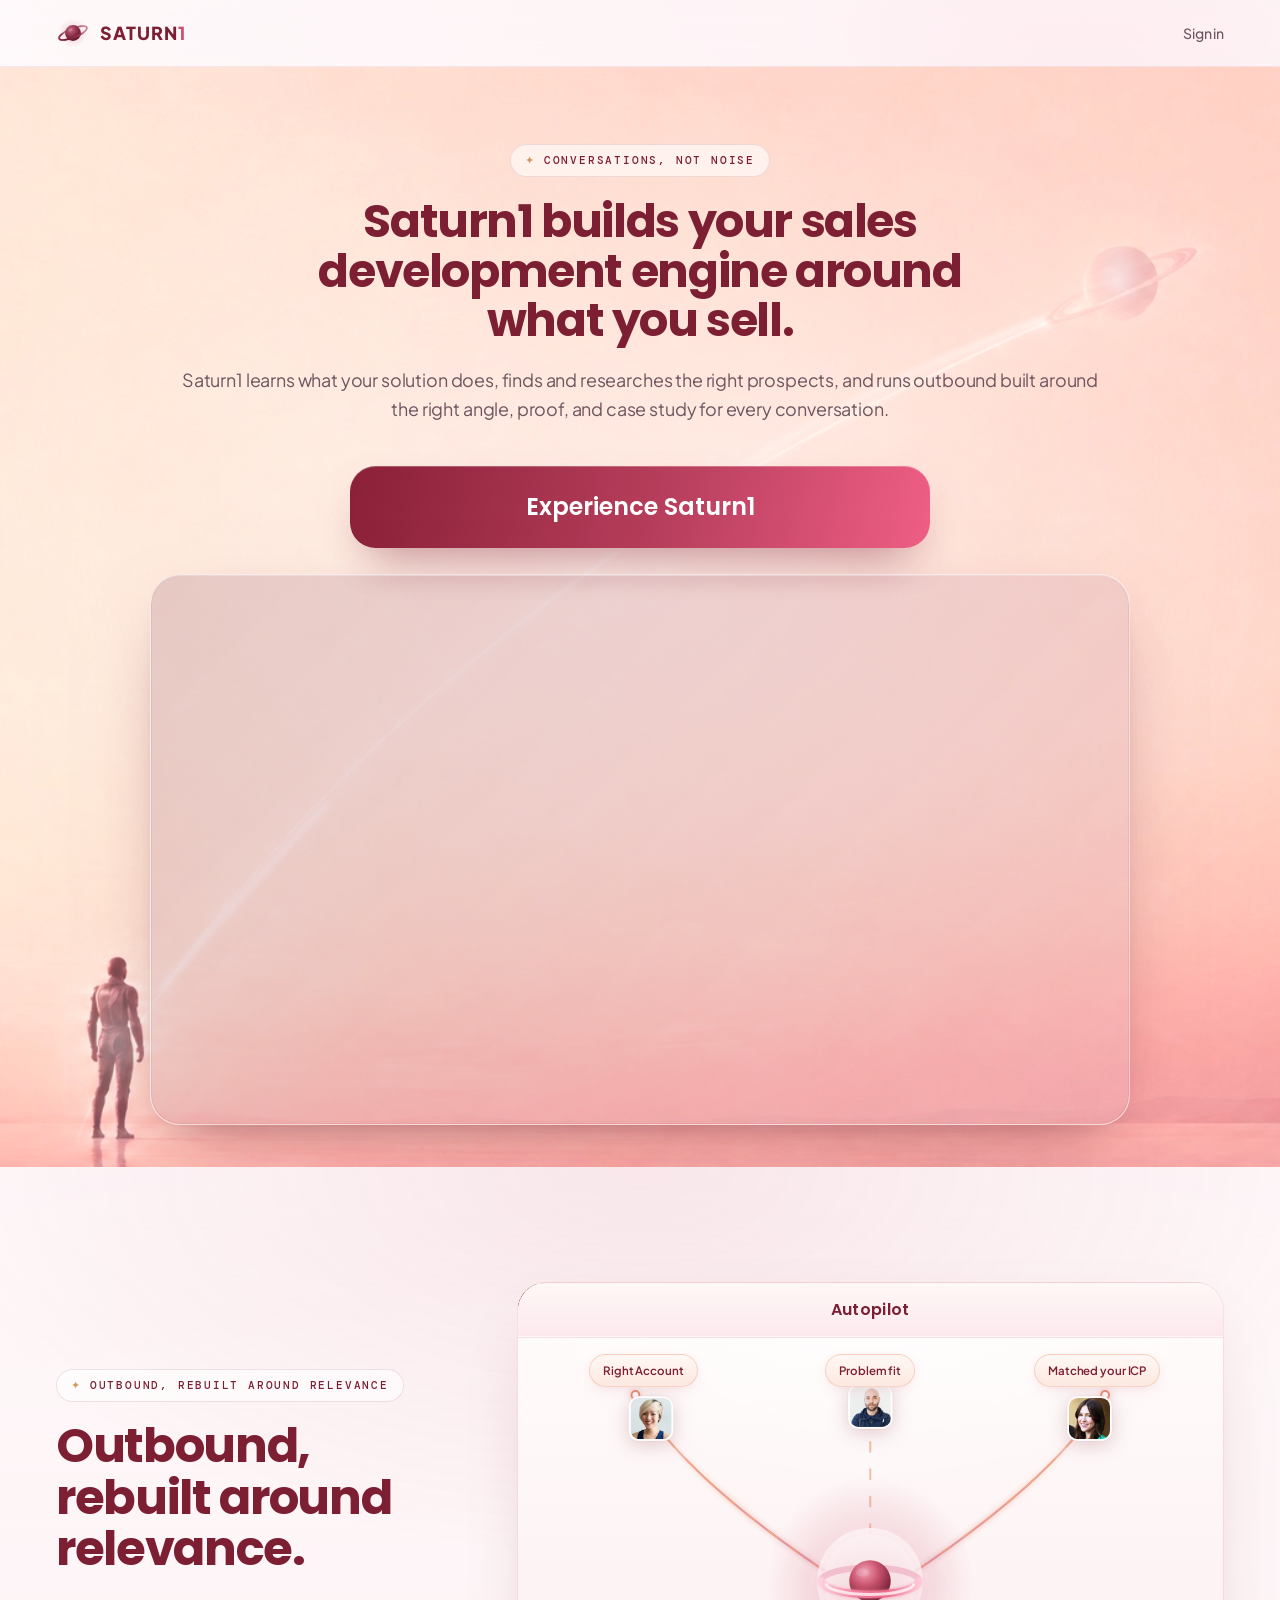
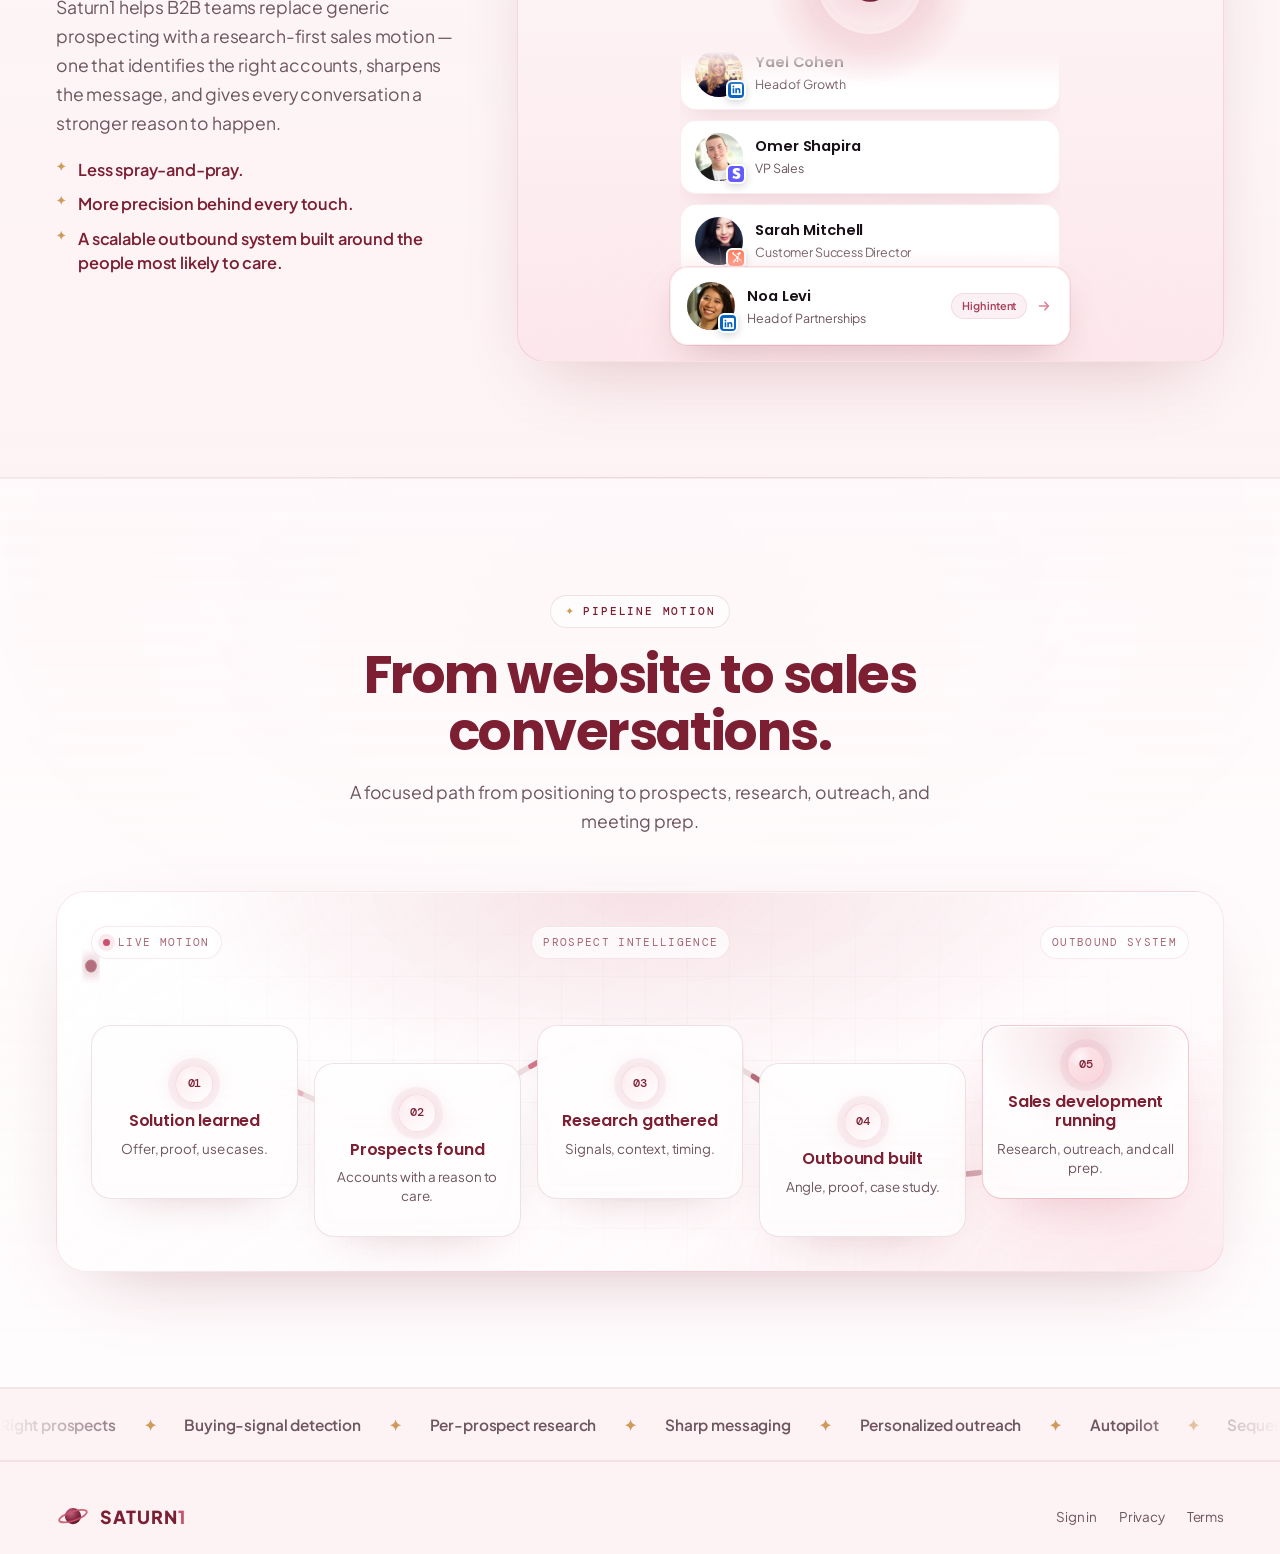
<file: index.html>
<!doctype html>
<html lang="en">
<head>
  <meta charset="utf-8" />
  <meta name="viewport" content="width=device-width, initial-scale=1, viewport-fit=cover" />
  <title>Saturn1 — AI Outbound Built Around What You Sell</title>
  <meta name="description" content="Saturn1 learns your business, finds the prospects most likely to need you, and turns that context into personalized outbound — conversations, not noise." />
  <meta name="theme-color" content="#5e1626" />
  <meta name="robots" content="index, follow, max-image-preview:large, max-snippet:-1" />
  <link rel="canonical" href="https://saturn1.ai/" />

  <!-- Open Graph -->
  <meta property="og:site_name" content="Saturn1" />
  <meta property="og:type" content="website" />
  <meta property="og:url" content="https://saturn1.ai/" />
  <meta property="og:title" content="Saturn1 — Outbound built around what you sell" />
  <meta property="og:description" content="Saturn1 learns your business, finds the prospects most likely to need you, and turns that context into personalized outreach." />
  <meta property="og:image" content="https://saturn1.ai/assets/og-cover.jpg?v=20260705-2" />
  <meta property="og:image:secure_url" content="https://saturn1.ai/assets/og-cover.jpg?v=20260705-2" />
  <meta property="og:image:type" content="image/jpeg" />
  <meta property="og:image:width" content="1200" />
  <meta property="og:image:height" content="630" />
  <meta property="og:image:alt" content="Saturn1 — outbound built around what you sell" />
  <meta property="og:locale" content="en_US" />

  <!-- Twitter / X card -->
  <meta name="twitter:card" content="summary_large_image" />
  <meta name="twitter:title" content="Saturn1 — Outbound built around what you sell" />
  <meta name="twitter:description" content="Saturn1 learns your business, finds the prospects most likely to need you, and turns that context into personalized outreach." />
  <meta name="twitter:image" content="https://saturn1.ai/assets/og-cover.jpg?v=20260705-2" />
  <meta name="twitter:image:alt" content="Saturn1 — outbound built around what you sell" />

  <!-- Structured data -->
  <script type="application/ld+json">
  {
    "@context": "https://schema.org",
    "@type": "Organization",
    "name": "Saturn1",
    "url": "https://saturn1.ai/",
    "logo": "https://saturn1.ai/assets/og-cover.jpg",
    "description": "Saturn1 learns your business, finds the prospects most likely to need you, and turns that context into personalized outbound.",
    "sameAs": ["https://reach.meeting-scheduled.com"]
  }
  </script>

  <!-- Favicon: little ringed planet -->
  <link rel="icon" href="data:image/svg+xml,%3Csvg xmlns='http://www.w3.org/2000/svg' viewBox='0 0 40 40'%3E%3Cdefs%3E%3CradialGradient id='p' cx='0.36' cy='0.3' r='0.8'%3E%3Cstop offset='0' stop-color='%23c76681'/%3E%3Cstop offset='0.5' stop-color='%238c2f48'/%3E%3Cstop offset='1' stop-color='%23551222'/%3E%3C/radialGradient%3E%3ClinearGradient id='r' x1='0' y1='0' x2='1' y2='0.35'%3E%3Cstop offset='0' stop-color='%23a8425c'/%3E%3Cstop offset='0.5' stop-color='%236c1a2e'/%3E%3Cstop offset='1' stop-color='%23a8425c'/%3E%3C/linearGradient%3E%3CclipPath id='c'%3E%3Crect x='0' y='20.5' width='40' height='19.5'/%3E%3C/clipPath%3E%3C/defs%3E%3Cg transform='rotate(-22 20 20)'%3E%3Cellipse cx='20' cy='20' rx='17.5' ry='5.4' fill='none' stroke='url(%23r)' stroke-width='2.4' opacity='0.7'/%3E%3C/g%3E%3Ccircle cx='20' cy='20' r='9.6' fill='url(%23p)'/%3E%3Cellipse cx='16.8' cy='16.4' rx='2.6' ry='1.7' fill='%23fff' opacity='0.2' transform='rotate(-22 16.8 16.4)'/%3E%3Cg clip-path='url(%23c)'%3E%3Cg transform='rotate(-22 20 20)'%3E%3Cellipse cx='20' cy='20' rx='17.5' ry='5.4' fill='none' stroke='url(%23r)' stroke-width='2.4'/%3E%3C/g%3E%3C/g%3E%3C/svg%3E" />

  <!-- Fonts -->
  <link rel="preconnect" href="https://fonts.googleapis.com" />
  <link rel="preconnect" href="https://fonts.gstatic.com" crossorigin />
  <link href="https://fonts.googleapis.com/css2?family=DM+Mono:wght@400;500&family=Instrument+Serif:ital@0;1&family=Plus+Jakarta+Sans:wght@300;400;500;600;700;800&family=Poppins:wght@500;600;700;800&display=swap" rel="stylesheet" />

  <link rel="stylesheet" href="styles.css?v=20260610-14" />
</head>
<body>
  <!-- film grain overlay -->
  <div class="grain" aria-hidden="true"></div>

  <!-- ambient nebula glows -->
  <div class="ambient" aria-hidden="true">
    <span class="orb orb--rose"></span>
    <span class="orb orb--gold"></span>
    <span class="orb orb--wine"></span>
  </div>

  <!-- ───────────────────────── NAV ───────────────────────── -->
  <header class="nav" id="top">
    <a class="brand" href="#top" aria-label="Saturn1 home">
      <svg class="brand__glyph" viewBox="0 0 40 40" aria-hidden="true">
        <defs>
          <radialGradient id="navPlanet" cx="36%" cy="30%" r="80%">
            <stop offset="0%" stop-color="#c76681" />
            <stop offset="50%" stop-color="#8c2f48" />
            <stop offset="100%" stop-color="#551222" />
          </radialGradient>
          <radialGradient id="navHalo" cx="50%" cy="50%" r="50%">
            <stop offset="0%" stop-color="#c9536e" stop-opacity="0.30" />
            <stop offset="100%" stop-color="#c9536e" stop-opacity="0" />
          </radialGradient>
          <linearGradient id="navRing" x1="0" y1="0" x2="1" y2="0.35">
            <stop offset="0%" stop-color="#a8425c" />
            <stop offset="50%" stop-color="#6c1a2e" />
            <stop offset="100%" stop-color="#a8425c" />
          </linearGradient>
          <clipPath id="navRingFront"><rect x="0" y="20.5" width="40" height="19.5" /></clipPath>
        </defs>
        <circle cx="20" cy="20" r="17" fill="url(#navHalo)" />
        <g transform="rotate(-22 20 20)">
          <ellipse cx="20" cy="20" rx="17.5" ry="5.4" fill="none" stroke="url(#navRing)" stroke-width="2" opacity="0.68" />
        </g>
        <circle cx="20" cy="20" r="9.3" fill="url(#navPlanet)" />
        <ellipse cx="17" cy="16.5" rx="2.6" ry="1.7" fill="#fff" opacity="0.18" transform="rotate(-22 17 16.5)" />
        <g clip-path="url(#navRingFront)">
          <g transform="rotate(-22 20 20)">
            <ellipse cx="20" cy="20" rx="17.5" ry="5.4" fill="none" stroke="url(#navRing)" stroke-width="2" />
          </g>
        </g>
      </svg>
      <span class="brand__word">Saturn<span class="brand__one">1</span></span>
    </a>

    <div class="nav__actions">
      <a class="link-ghost" href="https://reach.meeting-scheduled.com" target="_blank" rel="noopener">Sign in</a>
    </div>
  </header>

  <main>
    <!-- ───────────────────────── HERO ───────────────────────── -->
    <section class="hero" id="hero">
      <div class="hero__media" aria-hidden="true">
        <div class="hero__stage">
          <picture>
            <source media="(max-width: 760px)" srcset="assets/hero-mobile.jpg" />
            <img class="hero__img" src="assets/hero.jpg" alt="" fetchpriority="high" />
          </picture>
          <svg class="hero__fx" viewBox="0 0 1672 941" preserveAspectRatio="xMidYMax slice" aria-hidden="true">
            <defs>
              <linearGradient id="fxArcGrad" gradientUnits="userSpaceOnUse" x1="450" y1="770" x2="1162" y2="230">
                <stop offset="0" stop-color="#fff" stop-opacity="0.04"/>
                <stop offset="0.55" stop-color="#fff" stop-opacity="0.32"/>
                <stop offset="1" stop-color="#fff" stop-opacity="0.82"/>
              </linearGradient>
              <radialGradient id="fxSatGlow" cx="50%" cy="50%" r="50%">
                <stop offset="0" stop-color="#fff" stop-opacity="0.6"/>
                <stop offset="42%" stop-color="#ffe9d8" stop-opacity="0.26"/>
                <stop offset="100%" stop-color="#ffd9c2" stop-opacity="0"/>
              </radialGradient>
              <radialGradient id="fxAura" cx="50%" cy="50%" r="50%">
                <stop offset="0" stop-color="#fff" stop-opacity="0.45"/>
                <stop offset="40%" stop-color="#ffd6c6" stop-opacity="0.18"/>
                <stop offset="100%" stop-color="#ffc7d0" stop-opacity="0"/>
              </radialGradient>
              <filter id="fxBlur" x="-50%" y="-50%" width="200%" height="200%"><feGaussianBlur stdDeviation="2.6"/></filter>
              <filter id="fxSoft" x="-80%" y="-80%" width="260%" height="260%"><feGaussianBlur stdDeviation="6"/></filter>
              <clipPath id="fxClip"><circle cx="1221" cy="200" r="30"/></clipPath>
              <mask id="fxRingOcclude" maskUnits="userSpaceOnUse" x="0" y="0" width="1672" height="941">
                <rect width="1672" height="941" fill="#fff"/>
                <circle cx="1221" cy="200" r="40" fill="#000"/>
                <g transform="rotate(-27 1221 200)"><rect x="1141" y="200" width="160" height="90" fill="#fff"/></g>
              </mask>
            </defs>
            <circle class="fx-halo" cx="1221" cy="200" r="58" fill="url(#fxSatGlow)"/>
            <g clip-path="url(#fxClip)">
              <ellipse class="fx-spin" cx="1221" cy="182" rx="13" ry="19" fill="#fff" opacity="0.22" filter="url(#fxSoft)"/>
            </g>
            <path class="fx-arc" mask="url(#fxRingOcclude)" d="M 450 770 Q 790 361 1162 230" fill="none" stroke="url(#fxArcGrad)" stroke-width="3" stroke-linecap="round" filter="url(#fxBlur)"/>
            <path class="fx-travel" mask="url(#fxRingOcclude)" d="M 450 770 Q 790 361 1162 230 A 66 19 -27 0 1 1280 170 A 66 19 -27 0 1 1162 230" fill="none" stroke="#fff" stroke-width="3.6" stroke-linecap="round" filter="url(#fxBlur)"/>
            <ellipse class="fx-aura" cx="413" cy="812" rx="62" ry="96" fill="url(#fxAura)" filter="url(#fxSoft)"/>
            <ellipse class="fx-lift" cx="413" cy="894" rx="46" ry="15" fill="url(#fxAura)" filter="url(#fxSoft)"/>
          </svg>
        </div>
      </div>
      <div class="hero__veil" aria-hidden="true"></div>

      <div class="hero__inner">
        <div class="hero__copy reveal">
          <span class="eyebrow"><span class="eyebrow__spark">✦</span> Conversations, not noise</span>
          <h1 class="hero__title">
            Saturn1 builds your sales development engine around what you sell.
          </h1>
          <p class="hero__sub">
            Saturn1 learns what your solution does, finds and researches the right prospects,
            and runs outbound built around the right angle, proof, and case study for every conversation.
          </p>
          <div class="hero__demo">
            <a class="hero__start" id="startToday" href="https://cal.com/meeting-scheduled/30-min-meeting" target="_blank" rel="noopener" data-experience-open>
              Experience Saturn1
            </a>
            <div class="hero__video" aria-label="Saturn1 product video">
              <iframe
                src="https://player.vimeo.com/video/1199909588?badge=0&amp;autopause=0&amp;player_id=0&amp;app_id=58479"
                title="Saturn1 product video"
                allow="autoplay; fullscreen; picture-in-picture; clipboard-write; encrypted-media; web-share"
                referrerpolicy="strict-origin-when-cross-origin"
                allowfullscreen>
              </iframe>
            </div>
          </div>
        </div>
      </div>
    </section>

    <!-- ───────────── RELEVANCE + LEAD FLOW ───────────── -->
    <section class="relevance" id="relevance" aria-labelledby="relevance-title">
      <div class="relevance__inner">
        <div class="relevance__copy reveal">
          <span class="eyebrow"><span class="eyebrow__spark">✦</span> Outbound, rebuilt around relevance</span>
          <h2 class="section__title" id="relevance-title">Outbound, rebuilt around relevance.</h2>
          <p class="section__lede relevance__lede">
            Saturn1 helps B2B teams replace generic prospecting with a research-first sales motion —
            one that identifies the right accounts, sharpens the message, and gives every conversation
            a stronger reason to happen.
          </p>
          <ul class="relevance__points reveal d1">
            <li>Less spray-and-pray.</li>
            <li>More precision behind every touch.</li>
            <li>A scalable outbound system built around the people most likely to care.</li>
          </ul>
        </div>

        <div class="lead-flow reveal d2" aria-label="Animated preview of leads flowing into Saturn1">
          <div class="lead-flow__stage">
            <header class="lf-autopilot-header">Autopilot</header>

            <!-- funnel mesh — leads flow downward into processor -->
            <svg class="lead-flow__mesh" viewBox="0 0 720 680" preserveAspectRatio="xMidYMid meet" aria-hidden="true">
              <defs>
                <linearGradient id="lfFlowGrad" x1="0" y1="0" x2="0" y2="1">
                  <stop offset="0%" stop-color="#f0a88a" stop-opacity="0.15" />
                  <stop offset="35%" stop-color="#e8927a" stop-opacity="0.9" />
                  <stop offset="100%" stop-color="#c9536e" stop-opacity="0.55" />
                </linearGradient>
                <linearGradient id="lfFlowGlow" x1="0" y1="0" x2="0" y2="1">
                  <stop offset="0%" stop-color="#fce7ec" stop-opacity="0" />
                  <stop offset="50%" stop-color="#f4a88a" stop-opacity="0.7" />
                  <stop offset="100%" stop-color="#c9536e" stop-opacity="0.3" />
                </linearGradient>
                <filter id="lfGlow" x="-30%" y="-30%" width="160%" height="160%">
                  <feGaussianBlur stdDeviation="3" result="b" />
                  <feMerge><feMergeNode in="b" /><feMergeNode in="SourceGraphic" /></feMerge>
                </filter>
                <clipPath id="lfFaceClip"><rect width="42" height="42" rx="9" /></clipPath>
                <path id="lfBranchL" d="M 120 108 C 168 190, 280 268, 360 318" />
                <path id="lfBranchC" d="M 360 100 L 360 318" />
                <path id="lfBranchR" d="M 600 108 C 552 190, 440 268, 360 318" />
              </defs>
              <!-- glow layer -->
              <use class="lf-mesh lf-mesh--glow" href="#lfBranchL" />
              <use class="lf-mesh lf-mesh--glow" href="#lfBranchC" />
              <use class="lf-mesh lf-mesh--glow" href="#lfBranchR" />
              <!-- main strokes -->
              <use class="lf-mesh lf-mesh--main" href="#lfBranchL" />
              <use class="lf-mesh lf-mesh--main" href="#lfBranchC" />
              <use class="lf-mesh lf-mesh--main" href="#lfBranchR" />
              <!-- animated pulse -->
              <use class="lf-mesh lf-mesh--pulse" href="#lfBranchL" />
              <use class="lf-mesh lf-mesh--pulse lf-mesh--delay1" href="#lfBranchC" />
              <use class="lf-mesh lf-mesh--pulse lf-mesh--delay2" href="#lfBranchR" />
              <!-- header anchors -->
              <circle class="lf-anchor" cx="120" cy="108" r="4" />
              <circle class="lf-anchor" cx="360" cy="100" r="4" />
              <circle class="lf-anchor" cx="600" cy="108" r="4" />
              <!-- traveling signals -->
              <circle class="lf-dot" r="4" filter="url(#lfGlow)">
                <animateMotion dur="24s" repeatCount="indefinite"><mpath href="#lfBranchL" /></animateMotion>
              </circle>
              <circle class="lf-dot lf-dot--gold" r="3" filter="url(#lfGlow)">
                <animateMotion dur="24s" begin="8s" repeatCount="indefinite"><mpath href="#lfBranchC" /></animateMotion>
              </circle>
              <circle class="lf-dot" r="4" filter="url(#lfGlow)">
                <animateMotion dur="24s" begin="16s" repeatCount="indefinite"><mpath href="#lfBranchR" /></animateMotion>
              </circle>
              <!-- inbound faces — smooth motion along paths (populated by script.js) -->
              <g id="lfParticles" class="lf-particles"></g>
            </svg>

            <!-- category headers -->
            <div class="lead-flow__sources" aria-hidden="true">
              <div class="lf-cluster lf-cluster--left"><span class="lf-tag">Right Account</span></div>
              <div class="lf-cluster lf-cluster--center"><span class="lf-tag">Problem fit</span></div>
              <div class="lf-cluster lf-cluster--right"><span class="lf-tag">Matched your ICP</span></div>
            </div>

            <!-- Saturn processor -->
            <div class="lead-flow__processor" aria-hidden="true">
              <span class="lf-processor-veil"></span>
              <span class="lf-processor-glow"></span>
              <svg class="lead-flow__planet" viewBox="0 0 100 100" aria-hidden="true">
                <defs>
                  <radialGradient id="lfPlanet" cx="38%" cy="28%" r="75%">
                    <stop offset="0%" stop-color="#f0a0b4" />
                    <stop offset="45%" stop-color="#c9536e" />
                    <stop offset="100%" stop-color="#6b1a30" />
                  </radialGradient>
                  <linearGradient id="lfRingPink" x1="0" y1="0" x2="1" y2="0">
                    <stop offset="0%" stop-color="#ffd0de" />
                    <stop offset="35%" stop-color="#f0809e" />
                    <stop offset="65%" stop-color="#e86888" />
                    <stop offset="100%" stop-color="#ffc8d8" />
                  </linearGradient>
                  <filter id="lfRingGlow" x="-50%" y="-100%" width="200%" height="300%">
                    <feGaussianBlur stdDeviation="1.4" result="blur" />
                    <feMerge>
                      <feMergeNode in="blur" />
                      <feMergeNode in="SourceGraphic" />
                    </feMerge>
                  </filter>
                  <filter id="lfWaveBlur" x="-60%" y="-60%" width="220%" height="220%">
                    <feGaussianBlur stdDeviation="0.8" />
                  </filter>
                </defs>
                <!-- pink sonar waves -->
                <ellipse class="lf-wave lf-wave--1" cx="50" cy="50" rx="38" ry="11" />
                <ellipse class="lf-wave lf-wave--2" cx="50" cy="50" rx="38" ry="11" />
                <ellipse class="lf-wave lf-wave--3" cx="50" cy="50" rx="38" ry="11" />
                <!-- back half of ring (behind planet) -->
                <path class="lf-ring-back" d="M 10 50 A 40 11 0 0 1 90 50" fill="none" stroke="#e888a8" stroke-width="5" stroke-linecap="round" opacity="0.42" />
                <!-- planet body -->
                <circle class="lf-planet-body" cx="50" cy="50" r="17" fill="url(#lfPlanet)" />
                <ellipse cx="44" cy="43" rx="5.5" ry="3.5" fill="#fff" opacity="0.14" />
                <!-- front half of ring (in front of planet) -->
                <path class="lf-ring-front" d="M 10 50 A 40 11 0 0 0 90 50" fill="none" stroke="url(#lfRingPink)" stroke-width="6" stroke-linecap="round" filter="url(#lfRingGlow)" />
                <path class="lf-ring-shine" d="M 14 52 A 36 9 0 0 0 86 52" fill="none" stroke="#fff5f8" stroke-width="2.5" opacity="0.8" />
              </svg>
            </div>

            <!-- scrolling lead queue — flows down into funnel -->
            <div class="lead-flow__stream" aria-hidden="true">
              <div class="lead-flow__track">
                <article class="lf-card">
                  <div class="lf-card__avatar">
                    <img src="assets/lead-faces/face-13.jpg" alt="" width="48" height="48" loading="lazy" />
                    <span class="lf-card__logo lf-card__logo--linkedin" title="LinkedIn"><svg viewBox="0 0 24 24" aria-hidden="true"><path fill="currentColor" d="M20.447 20.452h-3.554v-5.569c0-1.328-.027-3.037-1.852-3.037-1.853 0-2.136 1.445-2.136 2.939v5.667H9.351V9h3.414v1.561h.046c.477-.9 1.637-1.85 3.37-1.85 3.601 0 4.267 2.37 4.267 5.455v6.286zM5.337 7.433a2.062 2.062 0 0 1-2.063-2.065 2.064 2.064 0 1 1 2.063 2.065zm1.782 13.019H3.555V9h3.564v11.452zM22.225 0H1.771C.792 0 0 .774 0 1.729v20.542C0 23.227.792 24 1.771 24h20.451C23.2 24 24 23.227 24 22.271V1.729C24 .774 23.2 0 22.222 0h.003z"/></svg></span>
                  </div>
                  <div class="lf-card__body"><strong>Yael Cohen</strong><span>Head of Growth</span></div>
                </article>
                <article class="lf-card">
                  <div class="lf-card__avatar">
                    <img src="assets/lead-faces/face-14.jpg" alt="" width="48" height="48" loading="lazy" />
                    <span class="lf-card__logo lf-card__logo--stripe" title="Stripe"><svg viewBox="0 0 24 24" aria-hidden="true"><path fill="currentColor" d="M13.976 9.15c-2.172-.806-3.356-1.426-3.356-2.409 0-.831.683-1.305 1.901-1.305 2.227 0 4.515.858 6.09 1.631l.89-5.494C18.252.975 15.697 0 12.165 0 9.667 0 7.589.654 6.104 1.872 4.56 3.147 3.757 4.992 3.757 7.218c0 4.039 2.467 5.76 6.476 7.219 2.585.92 3.445 1.574 3.445 2.583 0 .98-.84 1.545-2.354 1.545-1.875 0-4.965-.921-6.99-2.109l-.9 5.555C5.175 22.99 8.385 24 11.714 24c2.641 0 4.843-.624 6.328-1.813 1.664-1.305 2.525-3.236 2.525-5.732 0-4.128-2.524-5.851-6.591-7.305z"/></svg></span>
                  </div>
                  <div class="lf-card__body"><strong>Omer Shapira</strong><span>VP Sales</span></div>
                </article>
                <article class="lf-card">
                  <div class="lf-card__avatar">
                    <img src="assets/lead-faces/face-15.jpg" alt="" width="48" height="48" loading="lazy" />
                    <span class="lf-card__logo lf-card__logo--hubspot" title="HubSpot"><svg viewBox="0 0 24 24" aria-hidden="true"><path fill="currentColor" d="M18.164 7.93V5.084a2.198 2.198 0 0 0 1.267-1.978v-.067A2.2 2.2 0 0 0 17.238.845h-.067a2.2 2.2 0 0 0-2.193 2.193v.067a2.196 2.196 0 0 0 1.252 1.978v2.853a6.14 6.14 0 0 0-2.619 1.145l-7.455-5.8a2.715 2.715 0 0 0 .422-1.43A2.7 2.7 0 0 0 5.26 0 2.7 2.7 0 0 0 2.56 2.7a2.7 2.7 0 0 0 1.68 2.496l7.455 5.8a6.127 6.127 0 0 0-.98 3.287 6.14 6.14 0 0 0 .98 3.287l-5.72 5.72a2.715 2.715 0 0 0-1.43-.422A2.7 2.7 0 0 0 2.56 24a2.7 2.7 0 0 0 2.7-2.7 2.715 2.715 0 0 0-.422-1.43l5.72-5.72a6.14 6.14 0 0 0 2.619 1.145v2.853a2.196 2.196 0 0 0-1.252 1.978v.067a2.2 2.2 0 0 0 2.193 2.193h.067a2.2 2.2 0 0 0 2.193-2.193v-.067a2.198 2.198 0 0 0-1.267-1.978v-2.853a6.127 6.127 0 0 0 3.287-.98l4.06 4.06a2.715 2.715 0 0 0 .422-1.43A2.7 2.7 0 0 0 24 21.3a2.7 2.7 0 0 0-2.7-2.7 2.715 2.715 0 0 0-1.43.422l-4.06-4.06a6.14 6.14 0 0 0 .98-3.287 6.127 6.127 0 0 0-.98-3.287l4.06-4.06a2.715 2.715 0 0 0 1.43.422A2.7 2.7 0 0 0 21.44 2.7a2.7 2.7 0 0 0-2.7-2.7 2.715 2.715 0 0 0-1.43.422l-4.06 4.06a6.14 6.14 0 0 0-3.287-.98z"/></svg></span>
                  </div>
                  <div class="lf-card__body"><strong>Sarah Mitchell</strong><span>Customer Success Director</span></div>
                </article>
                <article class="lf-card">
                  <div class="lf-card__avatar">
                    <img src="assets/lead-faces/face-16.jpg" alt="" width="48" height="48" loading="lazy" />
                    <span class="lf-card__logo lf-card__logo--slack" title="Slack"><svg viewBox="0 0 24 24" aria-hidden="true"><path fill="currentColor" d="M5.042 15.165a2.528 2.528 0 0 1-2.52 2.523A2.528 2.528 0 0 1 0 15.165a2.527 2.527 0 0 1 2.522-2.52h2.52v2.52zM6.313 15.165a2.527 2.527 0 0 1 2.521-2.52 2.527 2.527 0 0 1 2.521 2.52v6.313A2.528 2.528 0 0 1 8.834 24a2.528 2.528 0 0 1-2.521-2.522v-6.313zM8.834 5.042a2.528 2.528 0 0 1-2.521-2.52A2.528 2.528 0 0 1 8.834 0a2.528 2.528 0 0 1 2.521 2.522v2.52H8.834zM8.834 6.313a2.528 2.528 0 0 1 2.521 2.521 2.528 2.528 0 0 1-2.521 2.521H2.522A2.528 2.528 0 0 1 0 8.834a2.528 2.528 0 0 1 2.522-2.521h6.312zM18.956 8.834a2.528 2.528 0 0 1 2.522-2.521A2.528 2.528 0 0 1 24 8.834a2.528 2.528 0 0 1-2.522 2.521h-2.522V8.834zM17.688 8.834a2.528 2.528 0 0 1-2.523 2.521 2.528 2.528 0 0 1-2.52-2.521V2.522A2.528 2.528 0 0 1 15.165 0a2.528 2.528 0 0 1 2.523 2.522v6.312zM15.165 18.956a2.528 2.528 0 0 1 2.523 2.522A2.528 2.528 0 0 1 15.165 24a2.528 2.528 0 0 1-2.52-2.522v-2.522h2.52zM15.165 17.688a2.528 2.528 0 0 1-2.52-2.523 2.527 2.527 0 0 1 2.52-2.52h6.313A2.528 2.528 0 0 1 24 15.165a2.528 2.528 0 0 1-2.522 2.523h-6.313z"/></svg></span>
                  </div>
                  <div class="lf-card__body"><strong>James Carter</strong><span>RevOps Lead</span></div>
                </article>
                <article class="lf-card">
                  <div class="lf-card__avatar">
                    <img src="assets/lead-faces/face-17.jpg" alt="" width="48" height="48" loading="lazy" />
                    <span class="lf-card__logo lf-card__logo--notion" title="Notion"><svg viewBox="0 0 24 24" aria-hidden="true"><path fill="currentColor" d="M4.459 4.208c.746.606 1.026.56 2.428.466l13.215-.793c.28 0 .047-.28-.046-.326L17.86 1.968c-.42-.326-.98-.7-2.055-.607L3.01 2.295c-.466.046-.56.28-.374.466zm.793 3.08v13.904c0 .747.373 1.027 1.214.98l14.523-.84c.841-.046.935-.56.935-1.167V6.354c0-.606-.233-.933-.748-.887l-15.177.887c-.56.047-.747.327-.747.933zm14.337.606c.047.42 0 .84-.42.888l-.7.14v10.264c-.608.327-1.168.514-1.635.514-.748 0-.935-.234-1.495-.933l-4.577-7.186v6.952l1.449.327s0 .84-1.168.84l-3.222.186c-.093-.186 0-.653.327-.746l.84-.233V9.854L7.822 9.76c-.094-.42.14-1.026.793-1.073l3.456-.233 4.764 7.279v-6.44l-1.215-.14c-.093-.514.28-.887.747-.933zM1.936 1.035l13.31-.98c1.634-.14 2.055-.047 3.082.7l4.249 2.986c.7.513.934.653.934 1.213v16.378c0 1.026-.373 1.634-1.68 1.726l-15.458.934c-.98.047-1.448-.093-1.962-.747l-3.129-4.06c-.56-.747-.793-1.306-.793-2.055V2.667c0-.839.374-1.54 1.447-1.632z"/></svg></span>
                  </div>
                  <div class="lf-card__body"><strong>Lukas Weber</strong><span>Product Lead</span></div>
                </article>
                <article class="lf-card">
                  <div class="lf-card__avatar">
                    <img src="assets/lead-faces/face-18.jpg" alt="" width="48" height="48" loading="lazy" />
                    <span class="lf-card__logo lf-card__logo--openai" title="OpenAI"><svg viewBox="0 0 24 24" aria-hidden="true"><path fill="currentColor" d="M22.282 9.821a5.985 5.985 0 0 0-.516-4.91 6.046 6.046 0 0 0-6.51-2.9A6.065 6.065 0 0 0 4.981 4.18a5.985 5.985 0 0 0-3.998 2.9 6.046 6.046 0 0 0 .743 7.097 5.98 5.98 0 0 0 .51 4.911 6.051 6.051 0 0 0 6.515 2.9A5.985 5.985 0 0 0 13.26 24a6.056 6.056 0 0 0 5.772-4.206 5.99 5.99 0 0 0 3.997-2.9 6.056 6.056 0 0 0-.747-7.073zM13.26 22.43a4.476 4.476 0 0 1-2.876-1.04l.141-.081 4.779-2.758a.795.795 0 0 0 .392-.681v-6.737l2.02 1.168a.071.071 0 0 1 .038.057v5.583a4.504 4.504 0 0 1-4.494 4.489zM3.6 18.304a4.47 4.47 0 0 1-.535-3.014l.142.085 4.783 2.759a.771.771 0 0 0 .78 0l5.843-3.369v2.332a.08.08 0 0 1-.033.062L9.74 19.95a4.5 4.5 0 0 1-6.14-1.646zM2.34 7.896a4.485 4.485 0 0 1 2.366-1.973V11.6a.766.766 0 0 0 .388.676l5.815 3.355-2.02 1.168a.076.076 0 0 1-.071 0l-4.83-2.786A4.504 4.504 0 0 1 2.34 7.872zm16.597 3.855-5.833-3.387L15.119 7.2a.076.076 0 0 1 .071 0l4.83 2.791a4.494 4.494 0 0 1-.676 8.105v-5.677a.79.79 0 0 0-.407-.667zm2.01-3.023-1.375-.8-4.78-2.758a.795.795 0 0 0-.785 0L6.409 8.88v-2.33a.066.066 0 0 1 .028-.061l4.83-2.787a4.5 4.5 0 0 1 6.68 4.66zm-12.64 4.135-2.02-1.168a.08.08 0 0 1-.038-.057V6.075a4.5 4.5 0 0 1 7.375-3.453l-.142.08-4.778 2.758a.795.795 0 0 0-.393.681zm1.097 2.365 2.602-1.5 2.607 1.5v2.999l-2.597 1.5-2.607-1.5z"/></svg></span>
                  </div>
                  <div class="lf-card__body"><strong>Anna Gruber</strong><span>Marketing Director</span></div>
                </article>
                <!-- duplicate set for seamless loop -->
                <article class="lf-card" aria-hidden="true">
                  <div class="lf-card__avatar">
                    <img src="assets/lead-faces/face-13.jpg" alt="" width="48" height="48" loading="lazy" />
                    <span class="lf-card__logo lf-card__logo--linkedin"><svg viewBox="0 0 24 24" aria-hidden="true"><path fill="currentColor" d="M20.447 20.452h-3.554v-5.569c0-1.328-.027-3.037-1.852-3.037-1.853 0-2.136 1.445-2.136 2.939v5.667H9.351V9h3.414v1.561h.046c.477-.9 1.637-1.85 3.37-1.85 3.601 0 4.267 2.37 4.267 5.455v6.286zM5.337 7.433a2.062 2.062 0 0 1-2.063-2.065 2.064 2.064 0 1 1 2.063 2.065zm1.782 13.019H3.555V9h3.564v11.452zM22.225 0H1.771C.792 0 0 .774 0 1.729v20.542C0 23.227.792 24 1.771 24h20.451C23.2 24 24 23.227 24 22.271V1.729C24 .774 23.2 0 22.222 0h.003z"/></svg></span>
                  </div>
                  <div class="lf-card__body"><strong>Yael Cohen</strong><span>Head of Growth</span></div>
                </article>
                <article class="lf-card" aria-hidden="true">
                  <div class="lf-card__avatar">
                    <img src="assets/lead-faces/face-14.jpg" alt="" width="48" height="48" loading="lazy" />
                    <span class="lf-card__logo lf-card__logo--stripe"><svg viewBox="0 0 24 24" aria-hidden="true"><path fill="currentColor" d="M13.976 9.15c-2.172-.806-3.356-1.426-3.356-2.409 0-.831.683-1.305 1.901-1.305 2.227 0 4.515.858 6.09 1.631l.89-5.494C18.252.975 15.697 0 12.165 0 9.667 0 7.589.654 6.104 1.872 4.56 3.147 3.757 4.992 3.757 7.218c0 4.039 2.467 5.76 6.476 7.219 2.585.92 3.445 1.574 3.445 2.583 0 .98-.84 1.545-2.354 1.545-1.875 0-4.965-.921-6.99-2.109l-.9 5.555C5.175 22.99 8.385 24 11.714 24c2.641 0 4.843-.624 6.328-1.813 1.664-1.305 2.525-3.236 2.525-5.732 0-4.128-2.524-5.851-6.591-7.305z"/></svg></span>
                  </div>
                  <div class="lf-card__body"><strong>Omer Shapira</strong><span>VP Sales</span></div>
                </article>
                <article class="lf-card" aria-hidden="true">
                  <div class="lf-card__avatar">
                    <img src="assets/lead-faces/face-15.jpg" alt="" width="48" height="48" loading="lazy" />
                    <span class="lf-card__logo lf-card__logo--hubspot"><svg viewBox="0 0 24 24" aria-hidden="true"><path fill="currentColor" d="M18.164 7.93V5.084a2.198 2.198 0 0 0 1.267-1.978v-.067A2.2 2.2 0 0 0 17.238.845h-.067a2.2 2.2 0 0 0-2.193 2.193v.067a2.196 2.196 0 0 0 1.252 1.978v2.853a6.14 6.14 0 0 0-2.619 1.145l-7.455-5.8a2.715 2.715 0 0 0 .422-1.43A2.7 2.7 0 0 0 5.26 0 2.7 2.7 0 0 0 2.56 2.7a2.7 2.7 0 0 0 1.68 2.496l7.455 5.8a6.127 6.127 0 0 0-.98 3.287 6.14 6.14 0 0 0 .98 3.287l-5.72 5.72a2.715 2.715 0 0 0-1.43-.422A2.7 2.7 0 0 0 2.56 24a2.7 2.7 0 0 0 2.7-2.7 2.715 2.715 0 0 0-.422-1.43l5.72-5.72a6.14 6.14 0 0 0 2.619 1.145v2.853a2.196 2.196 0 0 0-1.252 1.978v.067a2.2 2.2 0 0 0 2.193 2.193h.067a2.2 2.2 0 0 0 2.193-2.193v-.067a2.198 2.198 0 0 0-1.267-1.978v-2.853a6.127 6.127 0 0 0 3.287-.98l4.06 4.06a2.715 2.715 0 0 0 .422-1.43A2.7 2.7 0 0 0 24 21.3a2.7 2.7 0 0 0-2.7-2.7 2.715 2.715 0 0 0-1.43.422l-4.06-4.06a6.14 6.14 0 0 0 .98-3.287 6.127 6.127 0 0 0-.98-3.287l4.06-4.06a2.715 2.715 0 0 0 1.43.422A2.7 2.7 0 0 0 21.44 2.7a2.7 2.7 0 0 0-2.7-2.7 2.715 2.715 0 0 0-1.43.422l-4.06 4.06a6.14 6.14 0 0 0-3.287-.98z"/></svg></span>
                  </div>
                  <div class="lf-card__body"><strong>Sarah Mitchell</strong><span>Customer Success Director</span></div>
                </article>
                <article class="lf-card" aria-hidden="true">
                  <div class="lf-card__avatar">
                    <img src="assets/lead-faces/face-16.jpg" alt="" width="48" height="48" loading="lazy" />
                    <span class="lf-card__logo lf-card__logo--slack"><svg viewBox="0 0 24 24" aria-hidden="true"><path fill="currentColor" d="M5.042 15.165a2.528 2.528 0 0 1-2.52 2.523A2.528 2.528 0 0 1 0 15.165a2.527 2.527 0 0 1 2.522-2.52h2.52v2.52zM6.313 15.165a2.527 2.527 0 0 1 2.521-2.52 2.527 2.527 0 0 1 2.521 2.52v6.313A2.528 2.528 0 0 1 8.834 24a2.528 2.528 0 0 1-2.521-2.522v-6.313zM8.834 5.042a2.528 2.528 0 0 1-2.521-2.52A2.528 2.528 0 0 1 8.834 0a2.528 2.528 0 0 1 2.521 2.522v2.52H8.834zM8.834 6.313a2.528 2.528 0 0 1 2.521 2.521 2.528 2.528 0 0 1-2.521 2.521H2.522A2.528 2.528 0 0 1 0 8.834a2.528 2.528 0 0 1 2.522-2.521h6.312zM18.956 8.834a2.528 2.528 0 0 1 2.522-2.521A2.528 2.528 0 0 1 24 8.834a2.528 2.528 0 0 1-2.522 2.521h-2.522V8.834zM17.688 8.834a2.528 2.528 0 0 1-2.523 2.521 2.528 2.528 0 0 1-2.52-2.521V2.522A2.528 2.528 0 0 1 15.165 0a2.528 2.528 0 0 1 2.523 2.522v6.312zM15.165 18.956a2.528 2.528 0 0 1 2.523 2.522A2.528 2.528 0 0 1 15.165 24a2.528 2.528 0 0 1-2.52-2.522v-2.522h2.52zM15.165 17.688a2.528 2.528 0 0 1-2.52-2.523 2.527 2.527 0 0 1 2.52-2.52h6.313A2.528 2.528 0 0 1 24 15.165a2.528 2.528 0 0 1-2.522 2.523h-6.313z"/></svg></span>
                  </div>
                  <div class="lf-card__body"><strong>James Carter</strong><span>RevOps Lead</span></div>
                </article>
                <article class="lf-card" aria-hidden="true">
                  <div class="lf-card__avatar">
                    <img src="assets/lead-faces/face-17.jpg" alt="" width="48" height="48" loading="lazy" />
                    <span class="lf-card__logo lf-card__logo--notion"><svg viewBox="0 0 24 24" aria-hidden="true"><path fill="currentColor" d="M4.459 4.208c.746.606 1.026.56 2.428.466l13.215-.793c.28 0 .047-.28-.046-.326L17.86 1.968c-.42-.326-.98-.7-2.055-.607L3.01 2.295c-.466.046-.56.28-.374.466zm.793 3.08v13.904c0 .747.373 1.027 1.214.98l14.523-.84c.841-.046.935-.56.935-1.167V6.354c0-.606-.233-.933-.748-.887l-15.177.887c-.56.047-.747.327-.747.933zm14.337.606c.047.42 0 .84-.42.888l-.7.14v10.264c-.608.327-1.168.514-1.635.514-.748 0-.935-.234-1.495-.933l-4.577-7.186v6.952l1.449.327s0 .84-1.168.84l-3.222.186c-.093-.186 0-.653.327-.746l.84-.233V9.854L7.822 9.76c-.094-.42.14-1.026.793-1.073l3.456-.233 4.764 7.279v-6.44l-1.215-.14c-.093-.514.28-.887.747-.933zM1.936 1.035l13.31-.98c1.634-.14 2.055-.047 3.082.7l4.249 2.986c.7.513.934.653.934 1.213v16.378c0 1.026-.373 1.634-1.68 1.726l-15.458.934c-.98.047-1.448-.093-1.962-.747l-3.129-4.06c-.56-.747-.793-1.306-.793-2.055V2.667c0-.839.374-1.54 1.447-1.632z"/></svg></span>
                  </div>
                  <div class="lf-card__body"><strong>Lukas Weber</strong><span>Product Lead</span></div>
                </article>
                <article class="lf-card" aria-hidden="true">
                  <div class="lf-card__avatar">
                    <img src="assets/lead-faces/face-18.jpg" alt="" width="48" height="48" loading="lazy" />
                    <span class="lf-card__logo lf-card__logo--openai"><svg viewBox="0 0 24 24" aria-hidden="true"><path fill="currentColor" d="M22.282 9.821a5.985 5.985 0 0 0-.516-4.91 6.046 6.046 0 0 0-6.51-2.9A6.065 6.065 0 0 0 4.981 4.18a5.985 5.985 0 0 0-3.998 2.9 6.046 6.046 0 0 0 .743 7.097 5.98 5.98 0 0 0 .51 4.911 6.051 6.051 0 0 0 6.515 2.9A5.985 5.985 0 0 0 13.26 24a6.056 6.056 0 0 0 5.772-4.206 5.99 5.99 0 0 0 3.997-2.9 6.056 6.056 0 0 0-.747-7.073zM13.26 22.43a4.476 4.476 0 0 1-2.876-1.04l.141-.081 4.779-2.758a.795.795 0 0 0 .392-.681v-6.737l2.02 1.168a.071.071 0 0 1 .038.057v5.583a4.504 4.504 0 0 1-4.494 4.489zM3.6 18.304a4.47 4.47 0 0 1-.535-3.014l.142.085 4.783 2.759a.771.771 0 0 0 .78 0l5.843-3.369v2.332a.08.08 0 0 1-.033.062L9.74 19.95a4.5 4.5 0 0 1-6.14-1.646zM2.34 7.896a4.485 4.485 0 0 1 2.366-1.973V11.6a.766.766 0 0 0 .388.676l5.815 3.355-2.02 1.168a.076.076 0 0 1-.071 0l-4.83-2.786A4.504 4.504 0 0 1 2.34 7.872zm16.597 3.855-5.833-3.387L15.119 7.2a.076.076 0 0 1 .071 0l4.83 2.791a4.494 4.494 0 0 1-.676 8.105v-5.677a.79.79 0 0 0-.407-.667zm2.01-3.023-1.375-.8-4.78-2.758a.795.795 0 0 0-.785 0L6.409 8.88v-2.33a.066.066 0 0 1 .028-.061l4.83-2.787a4.5 4.5 0 0 1 6.68 4.66zm-12.64 4.135-2.02-1.168a.08.08 0 0 1-.038-.057V6.075a4.5 4.5 0 0 1 7.375-3.453l-.142.08-4.778 2.758a.795.795 0 0 0-.393.681zm1.097 2.365 2.602-1.5 2.607 1.5v2.999l-2.597 1.5-2.607-1.5z"/></svg></span>
                  </div>
                  <div class="lf-card__body"><strong>Anna Gruber</strong><span>Marketing Director</span></div>
                </article>
              </div>
            </div>

            <!-- featured lead -->
            <article class="lead-flow__featured">
              <div class="lf-card lf-card--featured">
                <div class="lf-card__avatar">
                  <img src="assets/lead-faces/face-19.jpg" alt="" width="48" height="48" loading="lazy" />
                  <span class="lf-card__logo lf-card__logo--linkedin" title="LinkedIn"><svg viewBox="0 0 24 24" aria-hidden="true"><path fill="currentColor" d="M20.447 20.452h-3.554v-5.569c0-1.328-.027-3.037-1.852-3.037-1.853 0-2.136 1.445-2.136 2.939v5.667H9.351V9h3.414v1.561h.046c.477-.9 1.637-1.85 3.37-1.85 3.601 0 4.267 2.37 4.267 5.455v6.286zM5.337 7.433a2.062 2.062 0 0 1-2.063-2.065 2.064 2.064 0 1 1 2.063 2.065zm1.782 13.019H3.555V9h3.564v11.452zM22.225 0H1.771C.792 0 0 .774 0 1.729v20.542C0 23.227.792 24 1.771 24h20.451C23.2 24 24 23.227 24 22.271V1.729C24 .774 23.2 0 22.222 0h.003z"/></svg></span>
                </div>
                <div class="lf-card__body">
                  <strong>Noa Levi</strong>
                  <span>Head of Partnerships</span>
                </div>
                <div class="lf-card__meta">
                  <span class="lf-intent">High intent</span>
                  <svg class="lf-arrow" viewBox="0 0 20 20" aria-hidden="true"><path fill="none" stroke="currentColor" stroke-width="1.8" stroke-linecap="round" stroke-linejoin="round" d="M5 10h10M11 6l4 4-4 4"/></svg>
                </div>
              </div>
            </article>
          </div>
        </div>
      </div>
    </section>

    <!-- ───────────── MOVING FLOW ───────────── -->
    <section class="flow-story" id="product-story" aria-labelledby="flow-story-title">
      <div class="flow-story__inner">
        <div class="section__head flow-story__head reveal">
          <span class="eyebrow"><span class="eyebrow__spark">✦</span> Pipeline motion</span>
          <h2 class="section__title" id="flow-story-title">
            From website to sales conversations.
          </h2>
          <p class="section__lede">
            A focused path from positioning to prospects, research, outreach, and meeting prep.
          </p>
        </div>

        <div class="flow-diagram reveal" aria-label="Saturn1 outbound flow">
          <div class="flow-diagram__hud" aria-hidden="true">
            <span><i></i>Live motion</span>
            <span>Prospect intelligence</span>
            <span>Outbound system</span>
          </div>
          <svg class="flow-diagram__svg" viewBox="0 0 1120 260" preserveAspectRatio="none" aria-hidden="true">
            <defs>
              <linearGradient id="flowStroke" x1="0" y1="0" x2="1" y2="0">
                <stop offset="0%" stop-color="#f3b6c4" stop-opacity="0.34" />
                <stop offset="42%" stop-color="#c9536e" stop-opacity="0.82" />
                <stop offset="74%" stop-color="#7c1f33" stop-opacity="0.56" />
                <stop offset="100%" stop-color="#fff7f9" stop-opacity="0.40" />
              </linearGradient>
              <filter id="flowGlow" x="-20%" y="-80%" width="140%" height="260%">
                <feGaussianBlur stdDeviation="7" result="blur" />
                <feMerge>
                  <feMergeNode in="blur" />
                  <feMergeNode in="SourceGraphic" />
                </feMerge>
              </filter>
              <path id="saturnFlowPath" d="M72 130 C180 36 284 214 392 130 S604 46 716 130 S928 218 1048 130" />
            </defs>
            <use class="flow-line flow-line--base" href="#saturnFlowPath" />
            <use class="flow-line flow-line--live" href="#saturnFlowPath" />
            <circle class="flow-signal flow-signal--one" r="8" filter="url(#flowGlow)">
              <animateMotion dur="7.5s" repeatCount="indefinite">
                <mpath href="#saturnFlowPath" />
              </animateMotion>
            </circle>
            <circle class="flow-signal flow-signal--two" r="5" filter="url(#flowGlow)">
              <animateMotion dur="7.5s" begin="2.5s" repeatCount="indefinite">
                <mpath href="#saturnFlowPath" />
              </animateMotion>
            </circle>
            <circle class="flow-signal flow-signal--three" r="6" filter="url(#flowGlow)">
              <animateMotion dur="7.5s" begin="5s" repeatCount="indefinite">
                <mpath href="#saturnFlowPath" />
              </animateMotion>
            </circle>
          </svg>

          <ol class="flow-nodes">
            <li class="flow-node">
              <span class="flow-node__num">01</span>
              <strong>Solution learned</strong>
              <span>Offer, proof, use cases.</span>
            </li>
            <li class="flow-node">
              <span class="flow-node__num">02</span>
              <strong>Prospects found</strong>
              <span>Accounts with a reason to care.</span>
            </li>
            <li class="flow-node">
              <span class="flow-node__num">03</span>
              <strong>Research gathered</strong>
              <span>Signals, context, timing.</span>
            </li>
            <li class="flow-node">
              <span class="flow-node__num">04</span>
              <strong>Outbound built</strong>
              <span>Angle, proof, case study.</span>
            </li>
            <li class="flow-node flow-node--final">
              <span class="flow-node__num">05</span>
              <strong>Sales development running</strong>
              <span>Research, outreach, and call prep.</span>
            </li>
          </ol>
        </div>
      </div>
    </section>

    <!-- ───────────────── TRUST MARQUEE ───────────────── -->
    <section class="marquee" id="autopilot" aria-label="What Saturn1 does">
      <div class="marquee__viewport">
        <div class="marquee__track">
          <span>Right prospects</span><span class="sep">✦</span>
          <span>Buying-signal detection</span><span class="sep">✦</span>
          <span>Per-prospect research</span><span class="sep">✦</span>
          <span>Sharp messaging</span><span class="sep">✦</span>
          <span>Personalized outreach</span><span class="sep">✦</span>
          <span>Autopilot</span><span class="sep">✦</span>
          <span>Sequenced follow-ups</span><span class="sep">✦</span>
          <span>Meeting openers</span><span class="sep">✦</span>
          <span>Personalized call prep</span><span class="sep">✦</span>
          <!-- duplicate for seamless loop -->
          <span>Right prospects</span><span class="sep">✦</span>
          <span>Buying-signal detection</span><span class="sep">✦</span>
          <span>Per-prospect research</span><span class="sep">✦</span>
          <span>Sharp messaging</span><span class="sep">✦</span>
          <span>Personalized outreach</span><span class="sep">✦</span>
          <span>Autopilot</span><span class="sep">✦</span>
          <span>Sequenced follow-ups</span><span class="sep">✦</span>
          <span>Meeting openers</span><span class="sep">✦</span>
          <span>Personalized call prep</span><span class="sep">✦</span>
        </div>
      </div>
    </section>

  </main>

  <!-- ───────────────────────── FOOTER ───────────────────────── -->
  <footer class="footer">
    <div class="footer__inner">
      <a class="brand" href="#top" aria-label="Saturn1 home">
        <svg class="brand__glyph" viewBox="0 0 40 40" aria-hidden="true">
          <circle cx="20" cy="19" r="9.5" fill="url(#navPlanet)" />
          <ellipse cx="20" cy="19" rx="17" ry="5.4" fill="none" stroke="#c9536e" stroke-width="2.1" opacity="0.9" transform="rotate(-18 20 19)" />
        </svg>
        <span class="brand__word">Saturn<span class="brand__one">1</span></span>
      </a>
      <nav class="footer__links" aria-label="Footer">
        <a href="https://reach.meeting-scheduled.com" target="_blank" rel="noopener">Sign in</a>
        <a href="/privacy/">Privacy</a>
        <a href="/terms/">Terms</a>
      </nav>
    </div>
  </footer>

  <!-- Crisp chat (same inbox as meeting-scheduled); launcher hidden, opened from the widget's Chat button -->
  <script>window.$crisp=[];window.CRISP_WEBSITE_ID="345c5509-5794-4f9b-9fca-729075f9eea3";(function(){var d=document,c=d.createElement("script");c.src="https://client.crisp.chat/l.js";c.async=1;d.getElementsByTagName("head")[0].appendChild(c);})();window.$crisp.push(["do","chat:hide"]);window.$crisp.push(["on","chat:closed",function(){window.$crisp.push(["do","chat:hide"]);}]);</script>

  <!-- ───────── live video contact widget (temporarily hidden) ─────────
       To re-enable, remove the two comment markers wrapping the #cw block
       below: the opening comment marker on the line directly above the div,
       and the closing comment marker on the line directly below its closing
       div tag. The widget JS in script.js no-ops when #cw is absent, so
       nothing else needs to change. -->
  <!--
  <div class="cw" id="cw">
    <button class="cw__dismiss" id="cwDismiss" type="button" aria-label="Hide chat widget">&times;</button>
    <button class="cw__bubble" id="cwBubble" type="button" aria-label="Talk to Saturn1">
      <video class="cw__video" data-src="assets/agent.mp4" muted loop playsinline preload="none"></video>
      <span class="cw__grad"></span>
      <span class="cw__btext"><span class="cw__t1">Chat now</span><span class="cw__t2">Helpful human here</span></span>
      <span class="cw__dot"></span>
    </button>
    <div class="cw__card" id="cwCard" hidden>
      <button class="cw__close" id="cwClose" type="button" aria-label="Close">&times;</button>
      <video class="cw__cvideo" data-src="assets/agent.mp4" muted loop playsinline preload="none"></video>
      <span class="cw__badge"><i></i> We are online</span>
      <div class="cw__body">
        <p class="cw__hi">Hi 👋 I'm <strong>Eyal</strong>, Founder @ Saturn1</p>
        <p class="cw__sub">I'm happy to have a live call right now or just chat me</p>
        <div class="cw__actions">
          <a class="cw__btn cw__btn--call" href="https://wa.me/972538276288?text=Hi%20Saturn1%20%3A%29" target="_blank" rel="noopener">
            <svg viewBox="0 0 24 24" aria-hidden="true"><path fill="none" stroke="currentColor" stroke-width="2" stroke-linecap="round" stroke-linejoin="round" d="M22 16.92v3a2 2 0 0 1-2.18 2 19.8 19.8 0 0 1-8.63-3.07 19.5 19.5 0 0 1-6-6 19.8 19.8 0 0 1-3.07-8.67A2 2 0 0 1 4.11 2h3a2 2 0 0 1 2 1.72c.13.96.36 1.9.7 2.81a2 2 0 0 1-.45 2.11L8.09 9.91a16 16 0 0 0 6 6l1.27-1.27a2 2 0 0 1 2.11-.45c.91.34 1.85.57 2.81.7A2 2 0 0 1 22 16.92z"/></svg>
            Call me
          </a>
          <button class="cw__btn cw__btn--chat" id="cwChat" type="button">
            <svg viewBox="0 0 24 24" aria-hidden="true"><path fill="none" stroke="currentColor" stroke-width="2" stroke-linecap="round" stroke-linejoin="round" d="M21 11.5a8.38 8.38 0 0 1-.9 3.8 8.5 8.5 0 0 1-7.6 4.7 8.38 8.38 0 0 1-3.8-.9L3 21l1.9-5.7a8.38 8.38 0 0 1-.9-3.8 8.5 8.5 0 0 1 4.7-7.6 8.38 8.38 0 0 1 3.8-.9h.5a8.48 8.48 0 0 1 8 8v.5z"/></svg>
            Chat
          </button>
        </div>
      </div>
    </div>
  </div>
  -->


  <!-- ───────────── Experience Saturn1 modal (Start today) ───────────── -->
  <div class="xp" id="xp" aria-hidden="true">
    <div class="xp__backdrop" data-experience-close></div>
    <div class="xp__dialog" role="dialog" aria-modal="true" aria-labelledby="xpTitle">
      <button class="xp__x" type="button" aria-label="Close" data-experience-close>&times;</button>

      <!-- Saturn mark with orbit -->
      <div class="xp__mark" aria-hidden="true">
        <span class="xp__orbit"></span>
        <svg viewBox="0 0 32 32">
          <circle cx="16" cy="15" r="8" fill="#c9536e"/>
          <ellipse cx="16" cy="15" rx="14" ry="4.4" fill="none" stroke="#cf9a5b" stroke-width="1.7" transform="rotate(-18 16 15)"/>
        </svg>
      </div>

      <!-- STATE 1 — form -->
      <div class="xp__stage" data-stage="form">
        <h2 class="xp__title" id="xpTitle">Experience Saturn1</h2>
        <p class="xp__sub">Get a uniquely crafted email in your inbox in seconds — built from your own website.</p>

        <form class="xp__form" id="xpForm" novalidate>
          <input class="xp__input" type="email" id="xpEmail" name="email" autocomplete="email"
                 placeholder="Enter your business email" required />
          <input class="xp__input" type="url" id="xpLinkedin" name="linkedin" autocomplete="off"
                 placeholder="Your LinkedIn profile — https://linkedin.com/in/…" required />
          <!-- honeypot: hidden from humans, bots fill it -->
          <input class="xp__hp" type="text" name="website" tabindex="-1" autocomplete="off" aria-hidden="true" />
          <p class="xp__err" id="xpErr" role="alert" hidden></p>
          <button class="xp__submit" type="submit" id="xpSubmit">
            <span class="xp__submit-label">Show me the magic</span>
            <span class="xp__spinner" aria-hidden="true"></span>
          </button>
        </form>
        <p class="xp__fine">No spam. One email, from Eyal at Saturn1.</p>
      </div>

      <!-- STATE 2 — crafting -->
      <div class="xp__stage" data-stage="done" hidden>
        <div class="xp__icons" aria-hidden="true">
          <span class="xp__ico xp__ico--mark">
            <svg viewBox="0 0 32 32"><circle cx="16" cy="15" r="8" fill="#c9536e"/><ellipse cx="16" cy="15" rx="14" ry="4.4" fill="none" stroke="#cf9a5b" stroke-width="1.7" transform="rotate(-18 16 15)"/></svg>
          </span>
          <span class="xp__dots"><i></i><i></i><i></i></span>
          <span class="xp__ico xp__ico--mail">
            <svg viewBox="0 0 24 24" fill="none" stroke="#a83d59" stroke-width="1.7"><rect x="3" y="5" width="18" height="14" rx="2"/><path d="m3 7 9 6 9-6"/></svg>
          </span>
        </div>
        <h2 class="xp__title">It's being carefully crafted by AI</h2>
        <p class="xp__sub" id="xpDoneSub">Please check your mailbox — it lands in under a minute.</p>
        <p class="xp__dive">Let's dive deeper?</p>
        <a class="xp__book" href="https://cal.com/meeting-scheduled/30-min-meeting" target="_blank" rel="noopener">
          <svg viewBox="0 0 24 24" fill="none" stroke="currentColor" stroke-width="1.8" aria-hidden="true"><path d="M15.5 10.5 20 7v10l-4.5-3.5M4 7h9a2 2 0 0 1 2 2v6a2 2 0 0 1-2 2H4a2 2 0 0 1-2-2V9a2 2 0 0 1 2-2Z"/></svg>
          Book a demo
        </a>
      </div>
    </div>
  </div>

  <script src="script.js?v=20260715-1"></script>
</body>
</html>
</file>
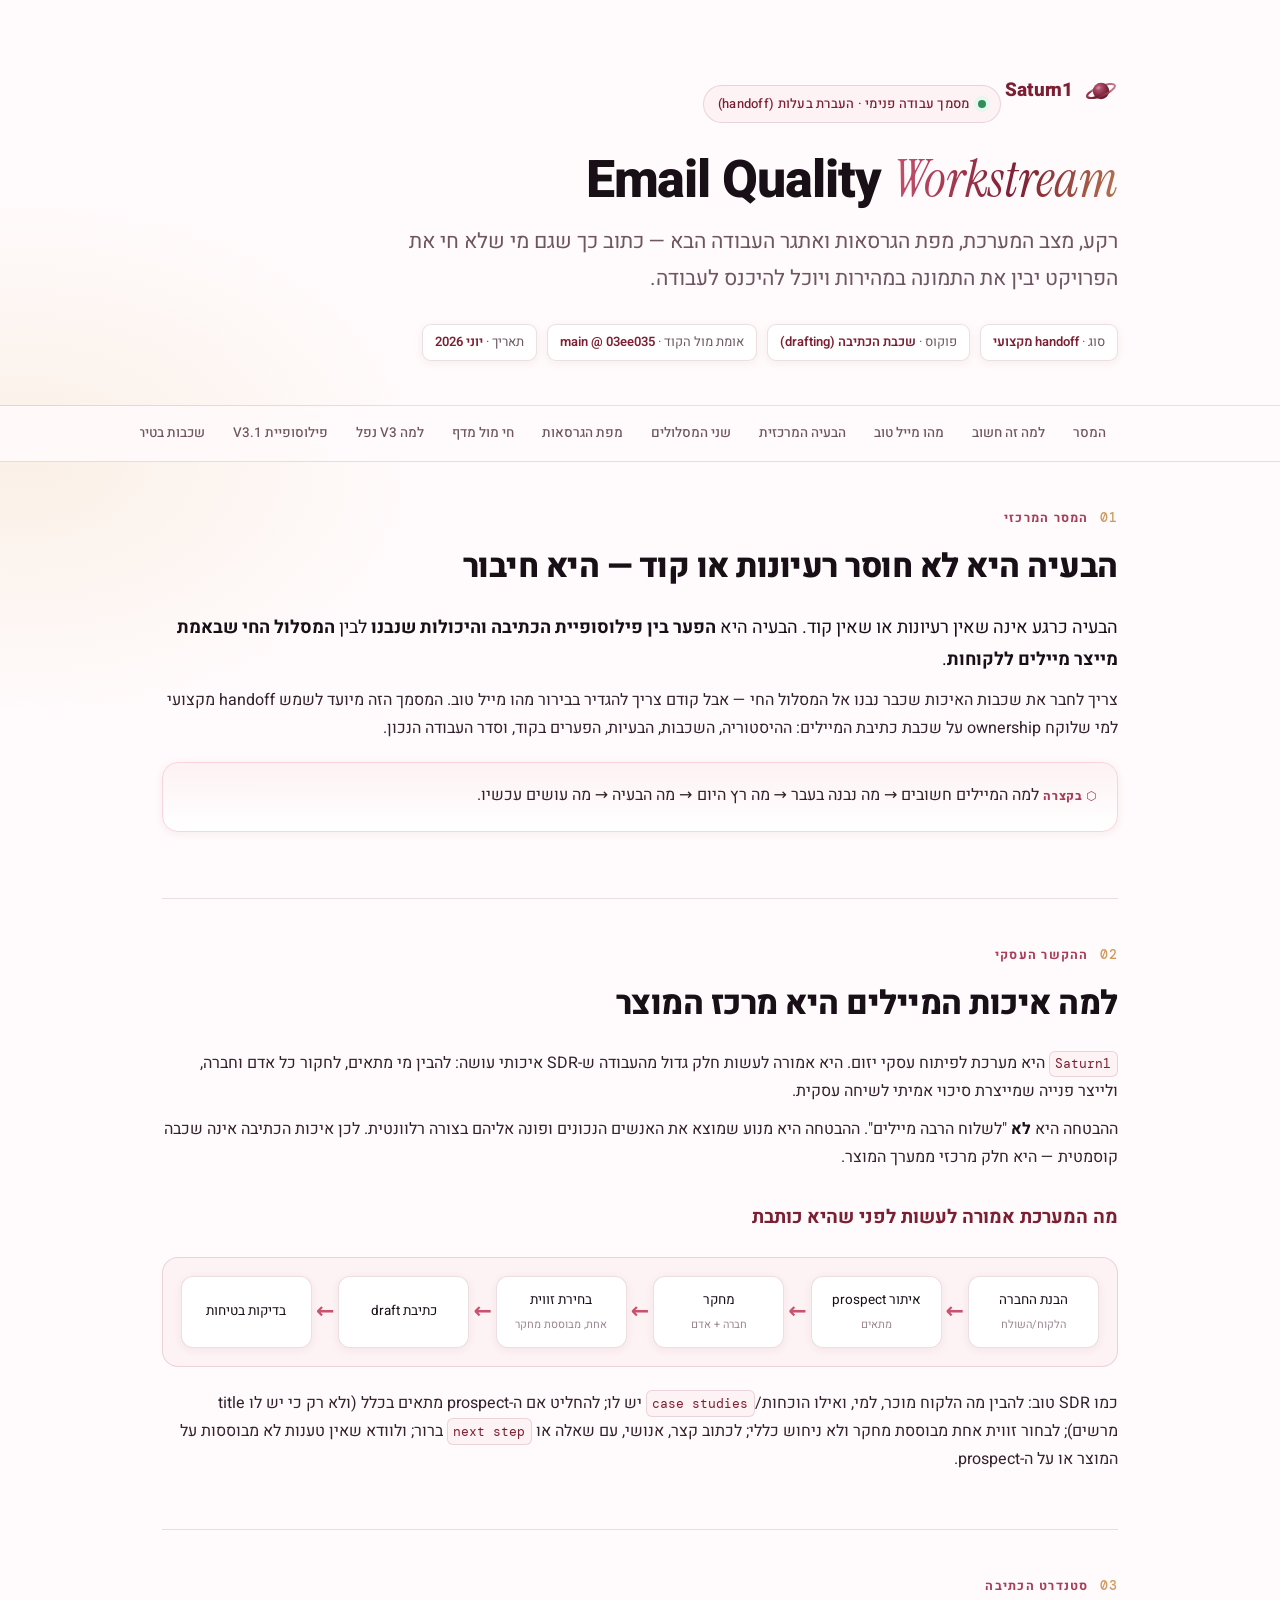
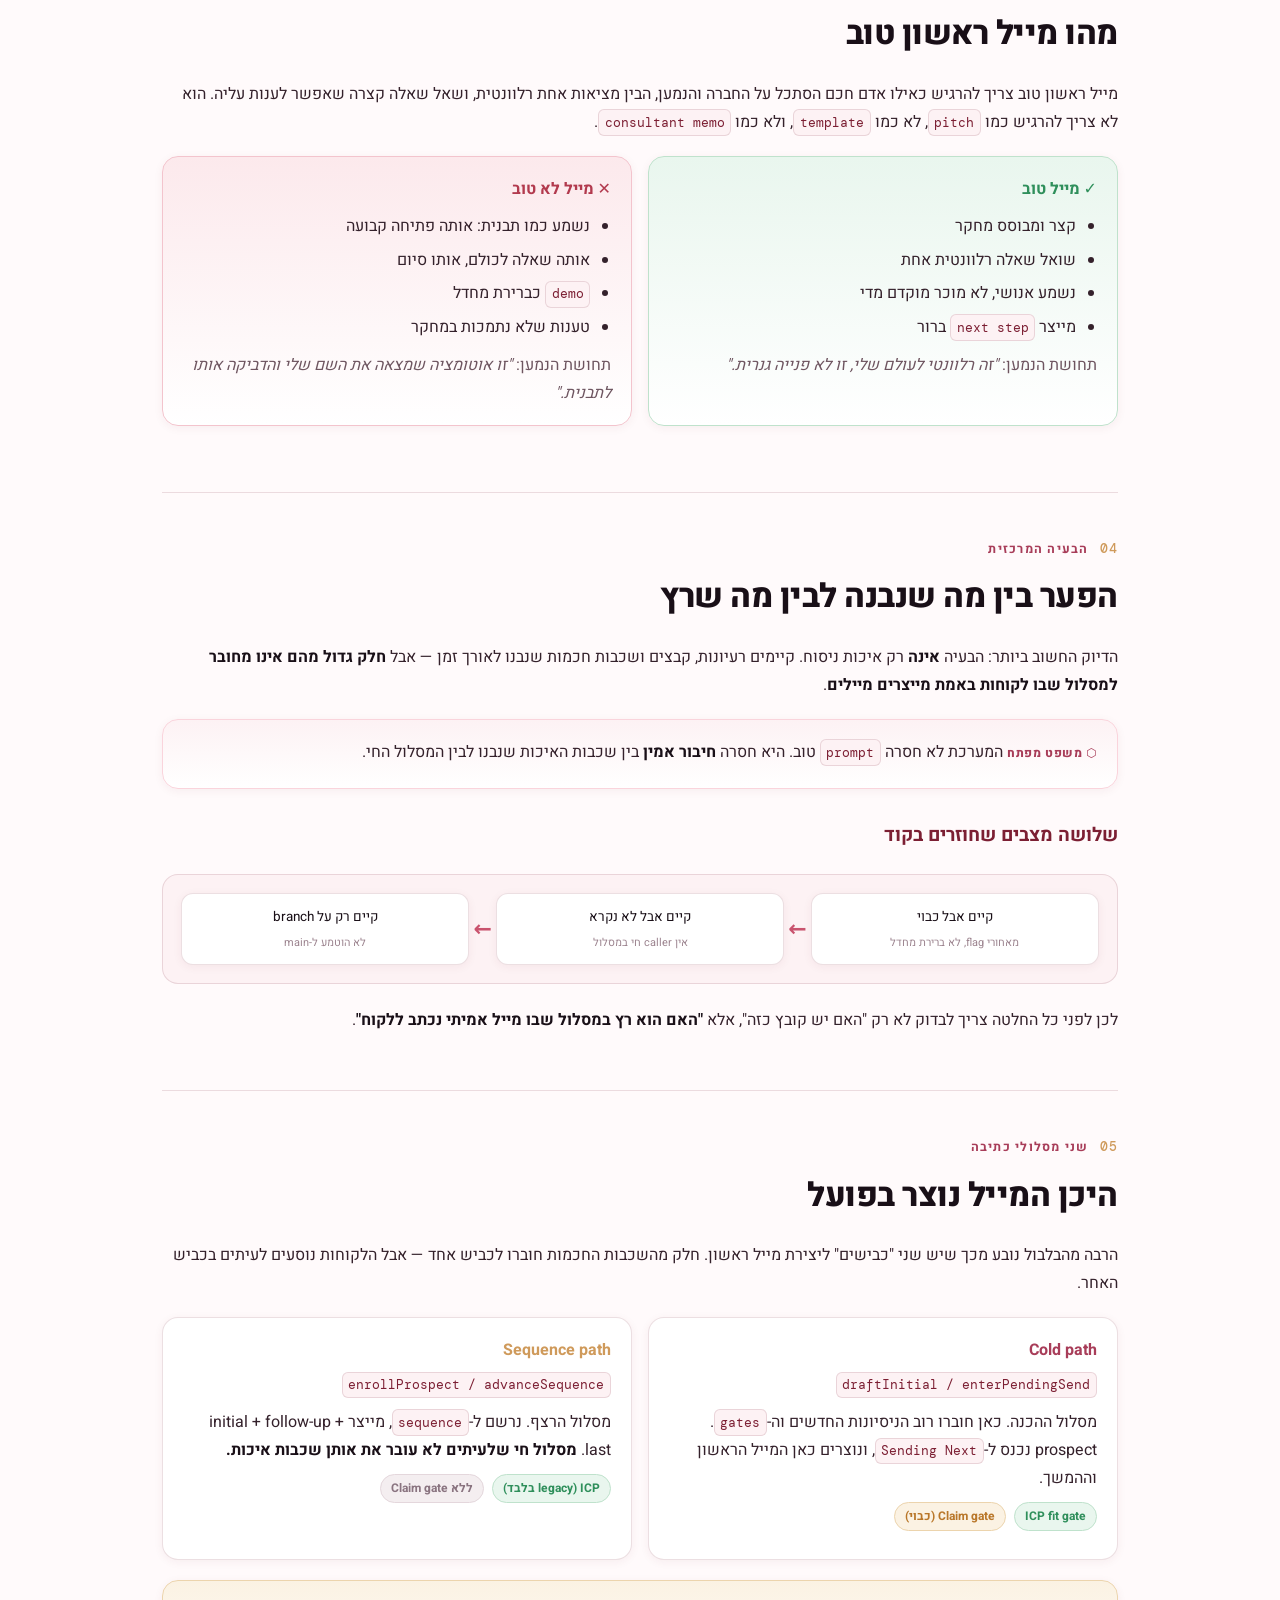
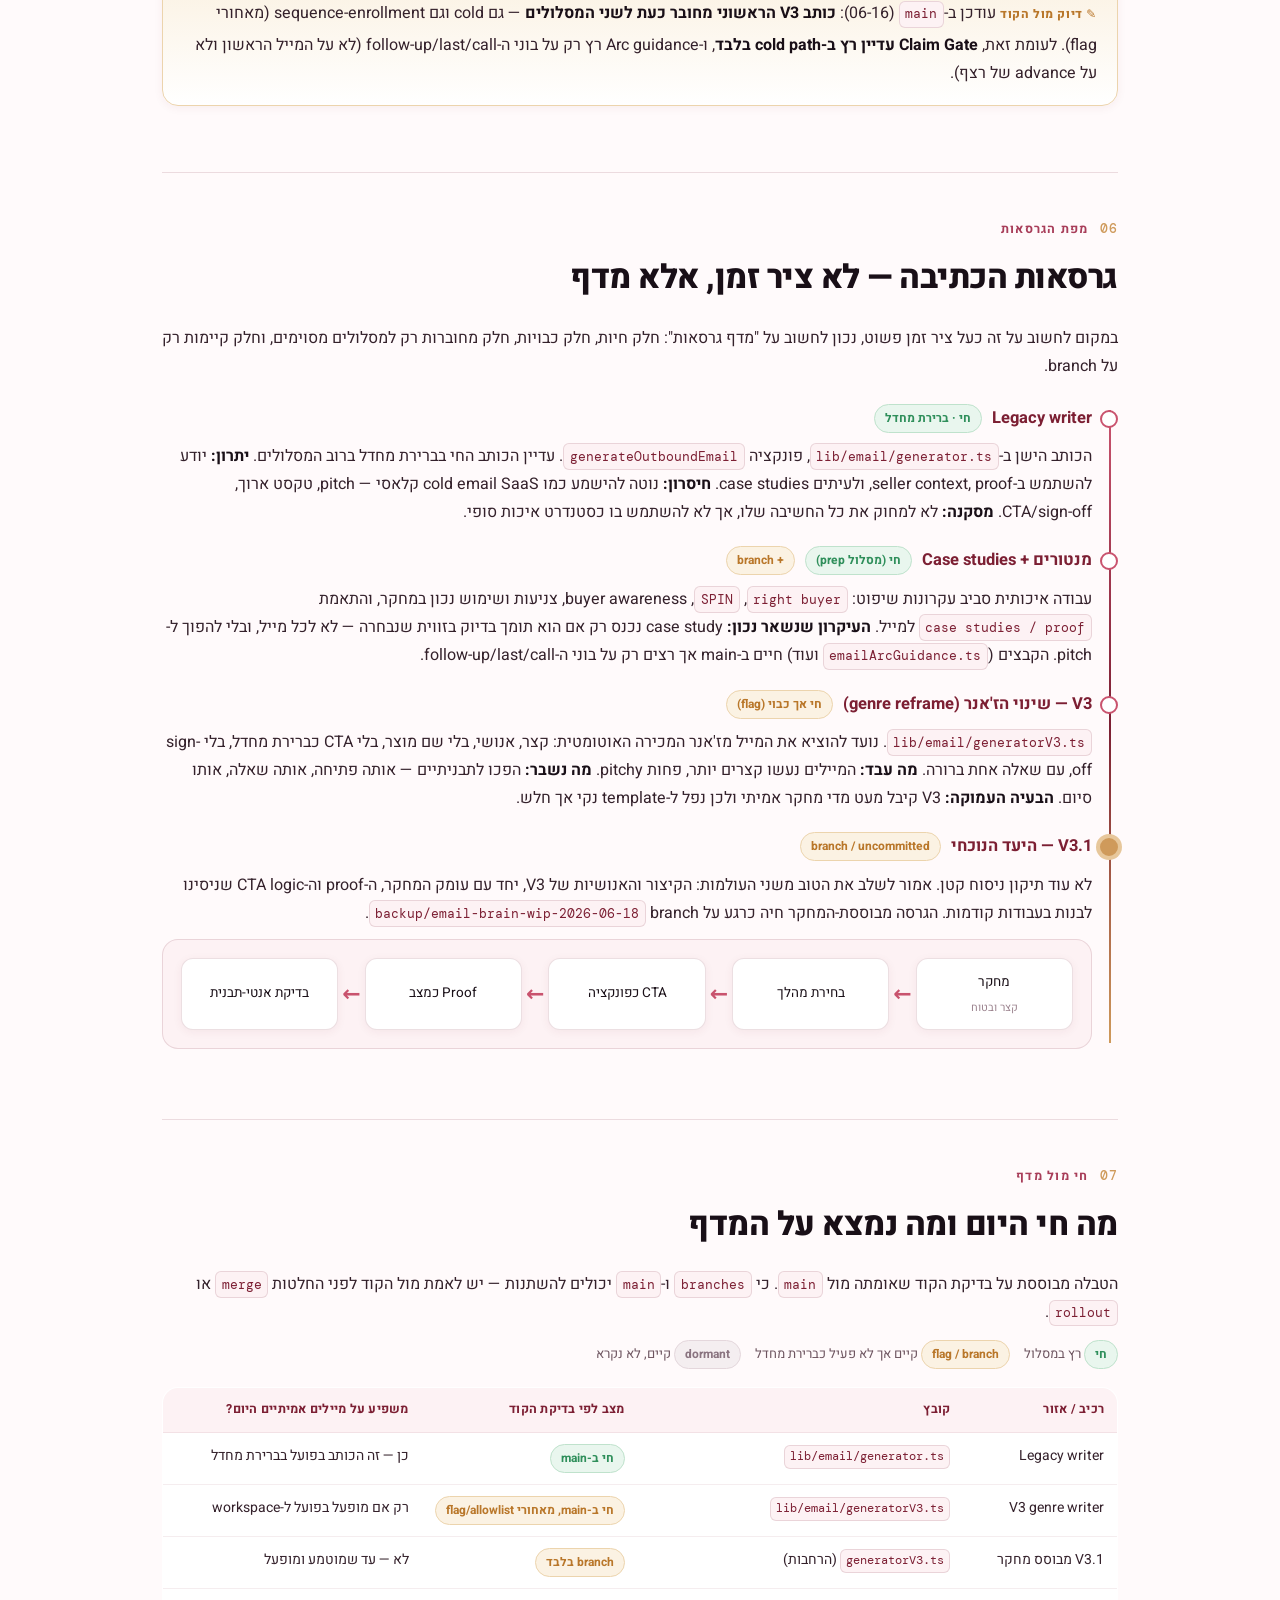
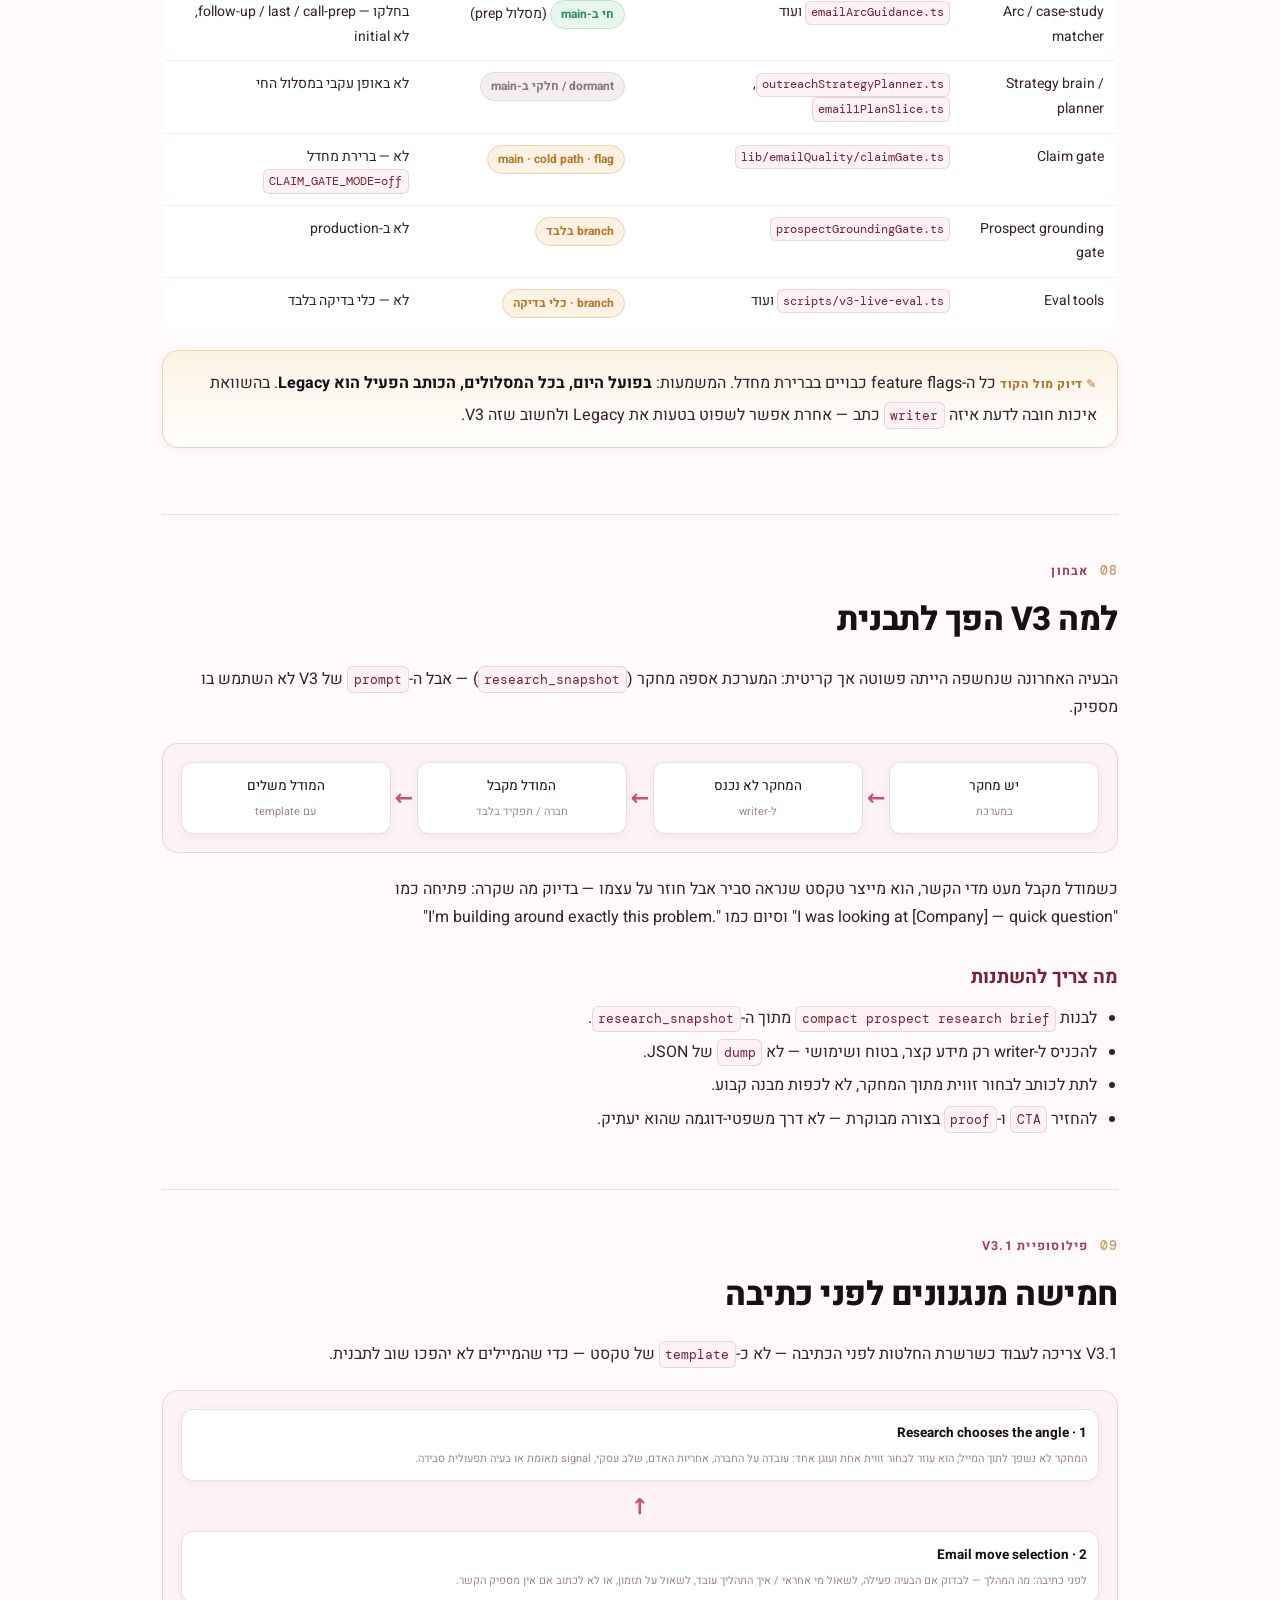
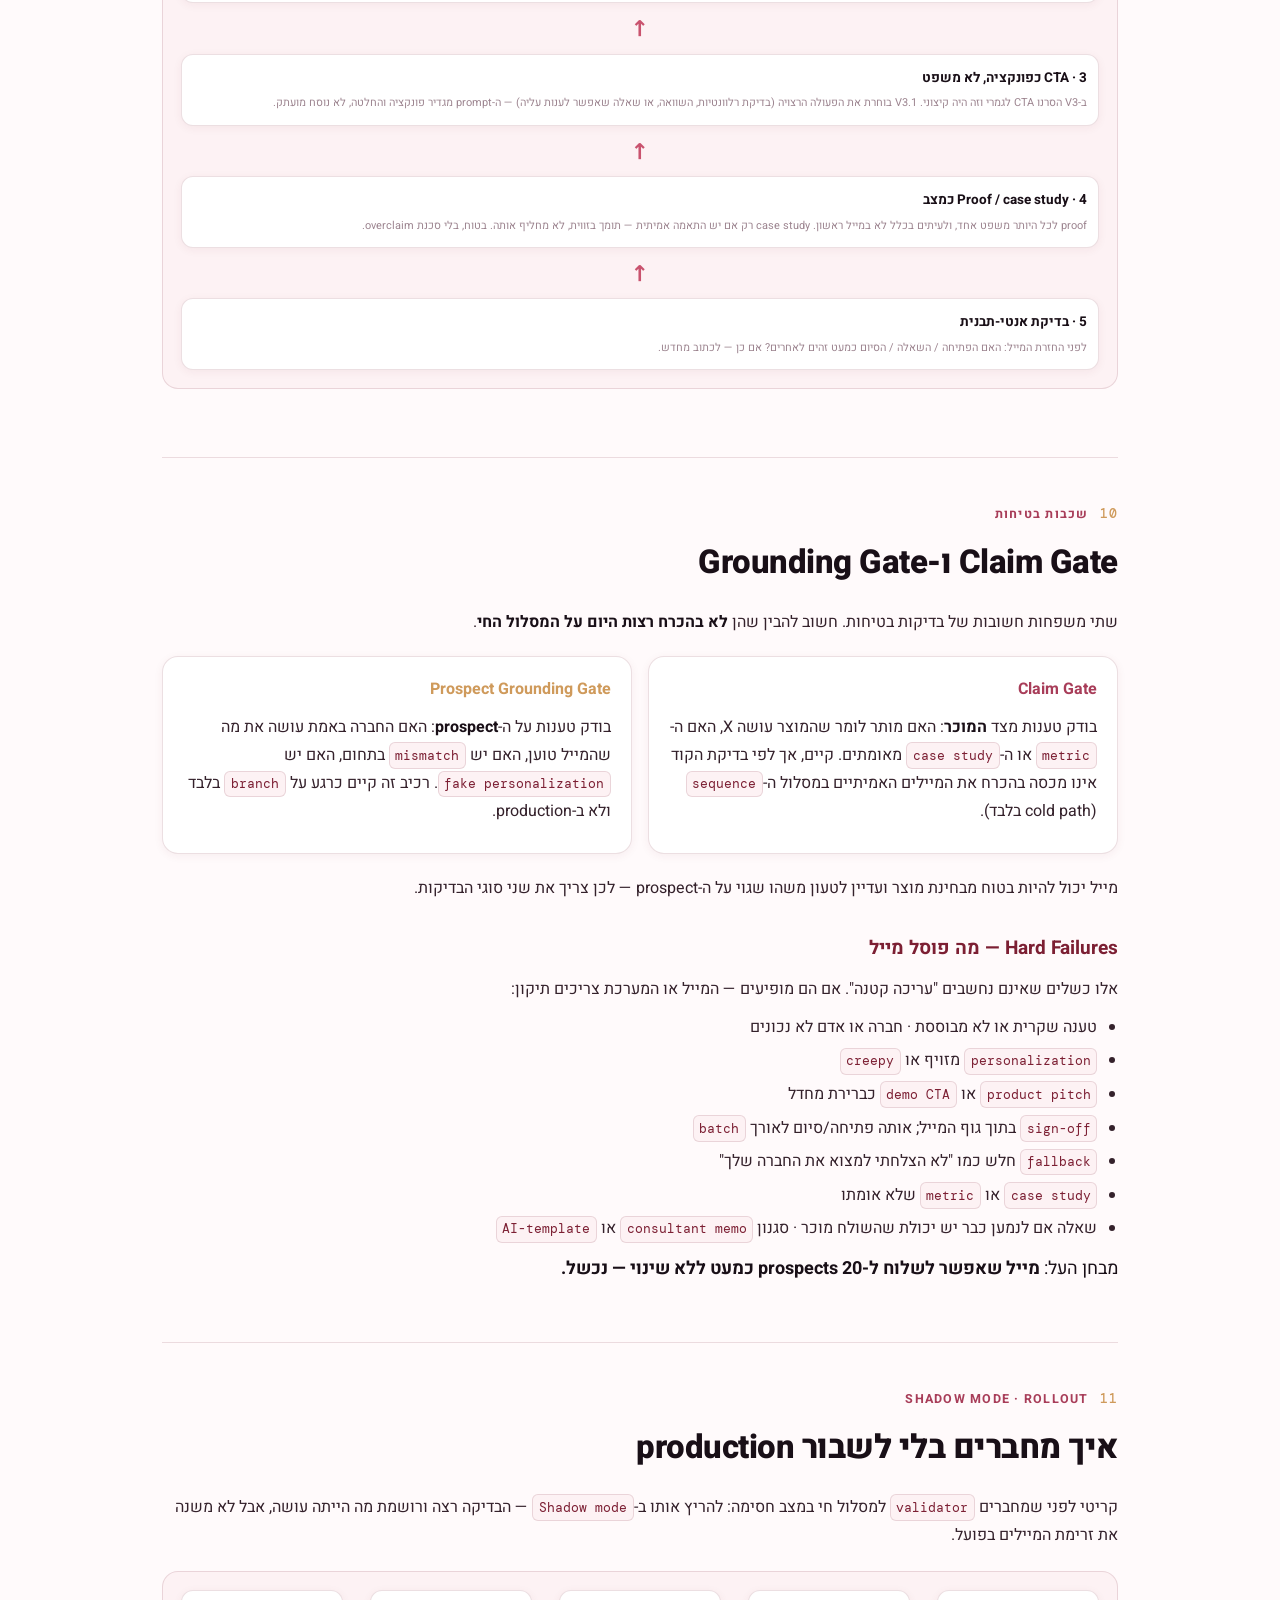
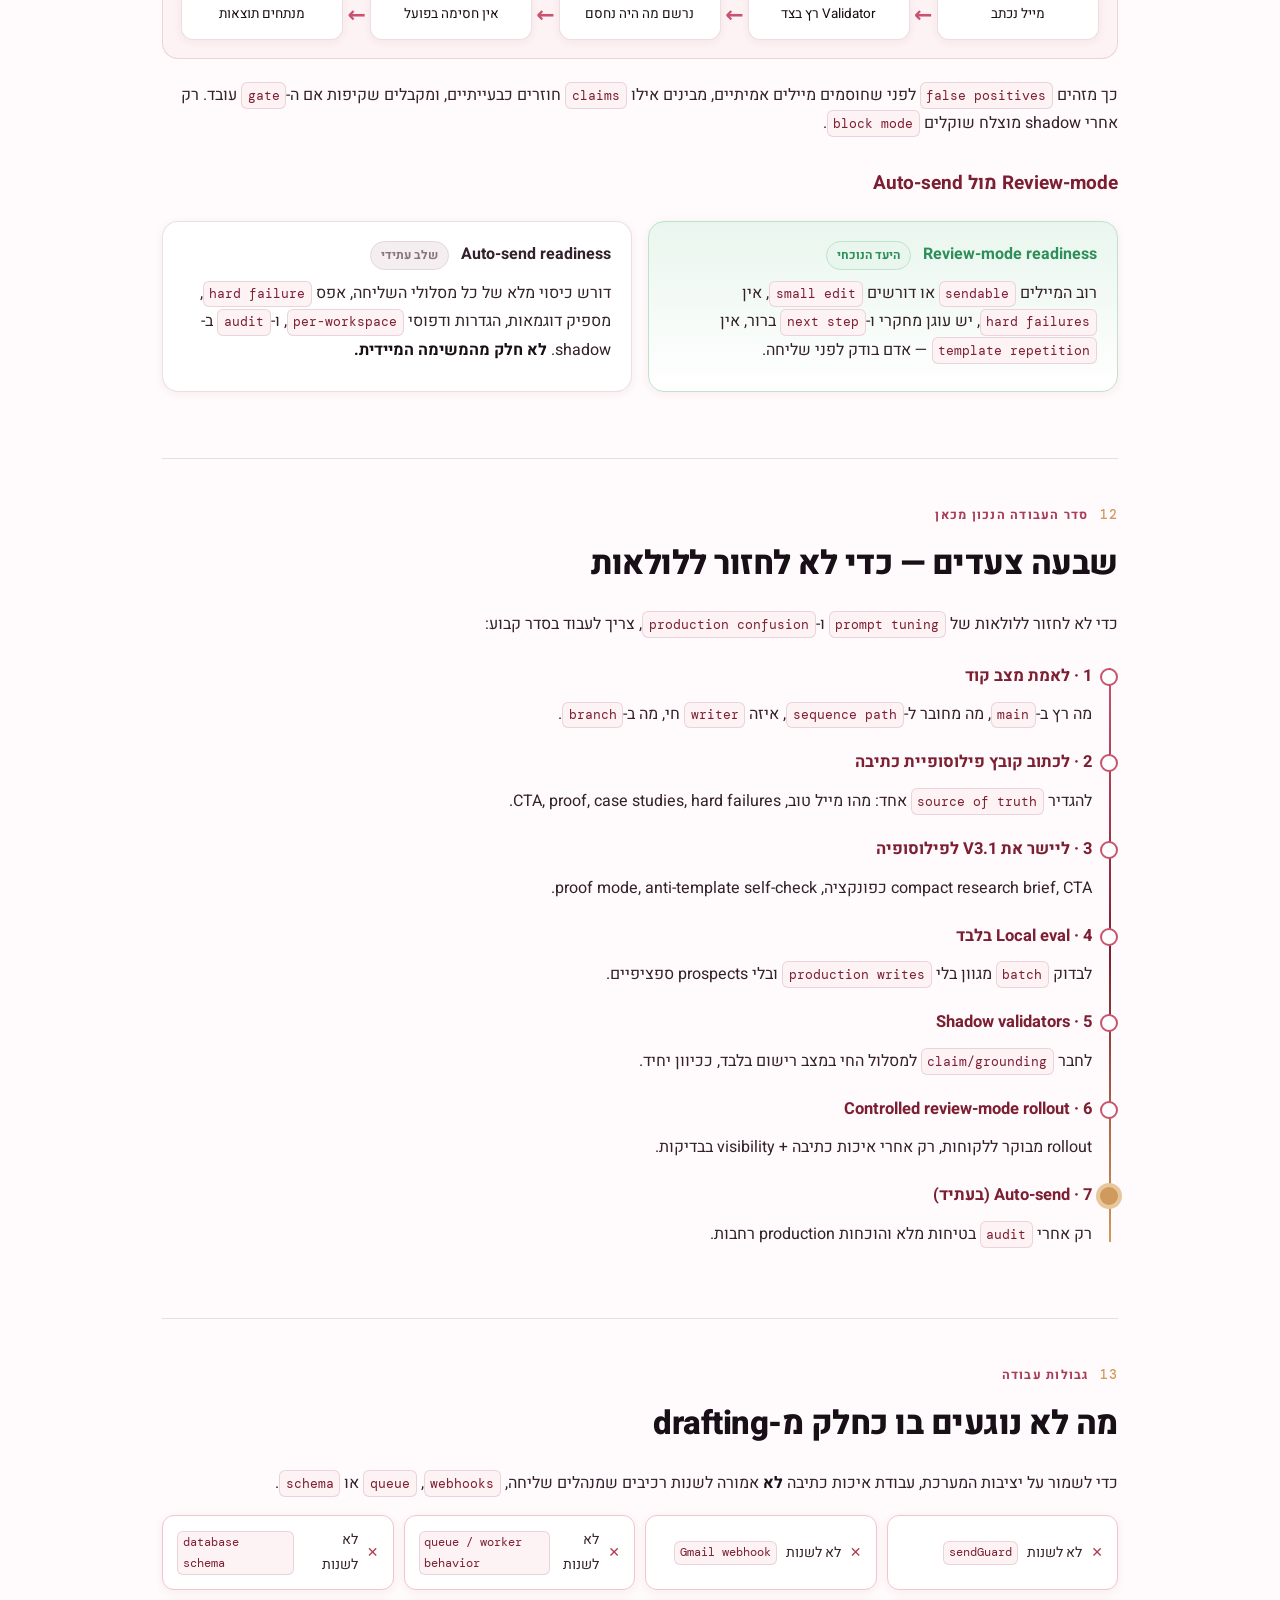
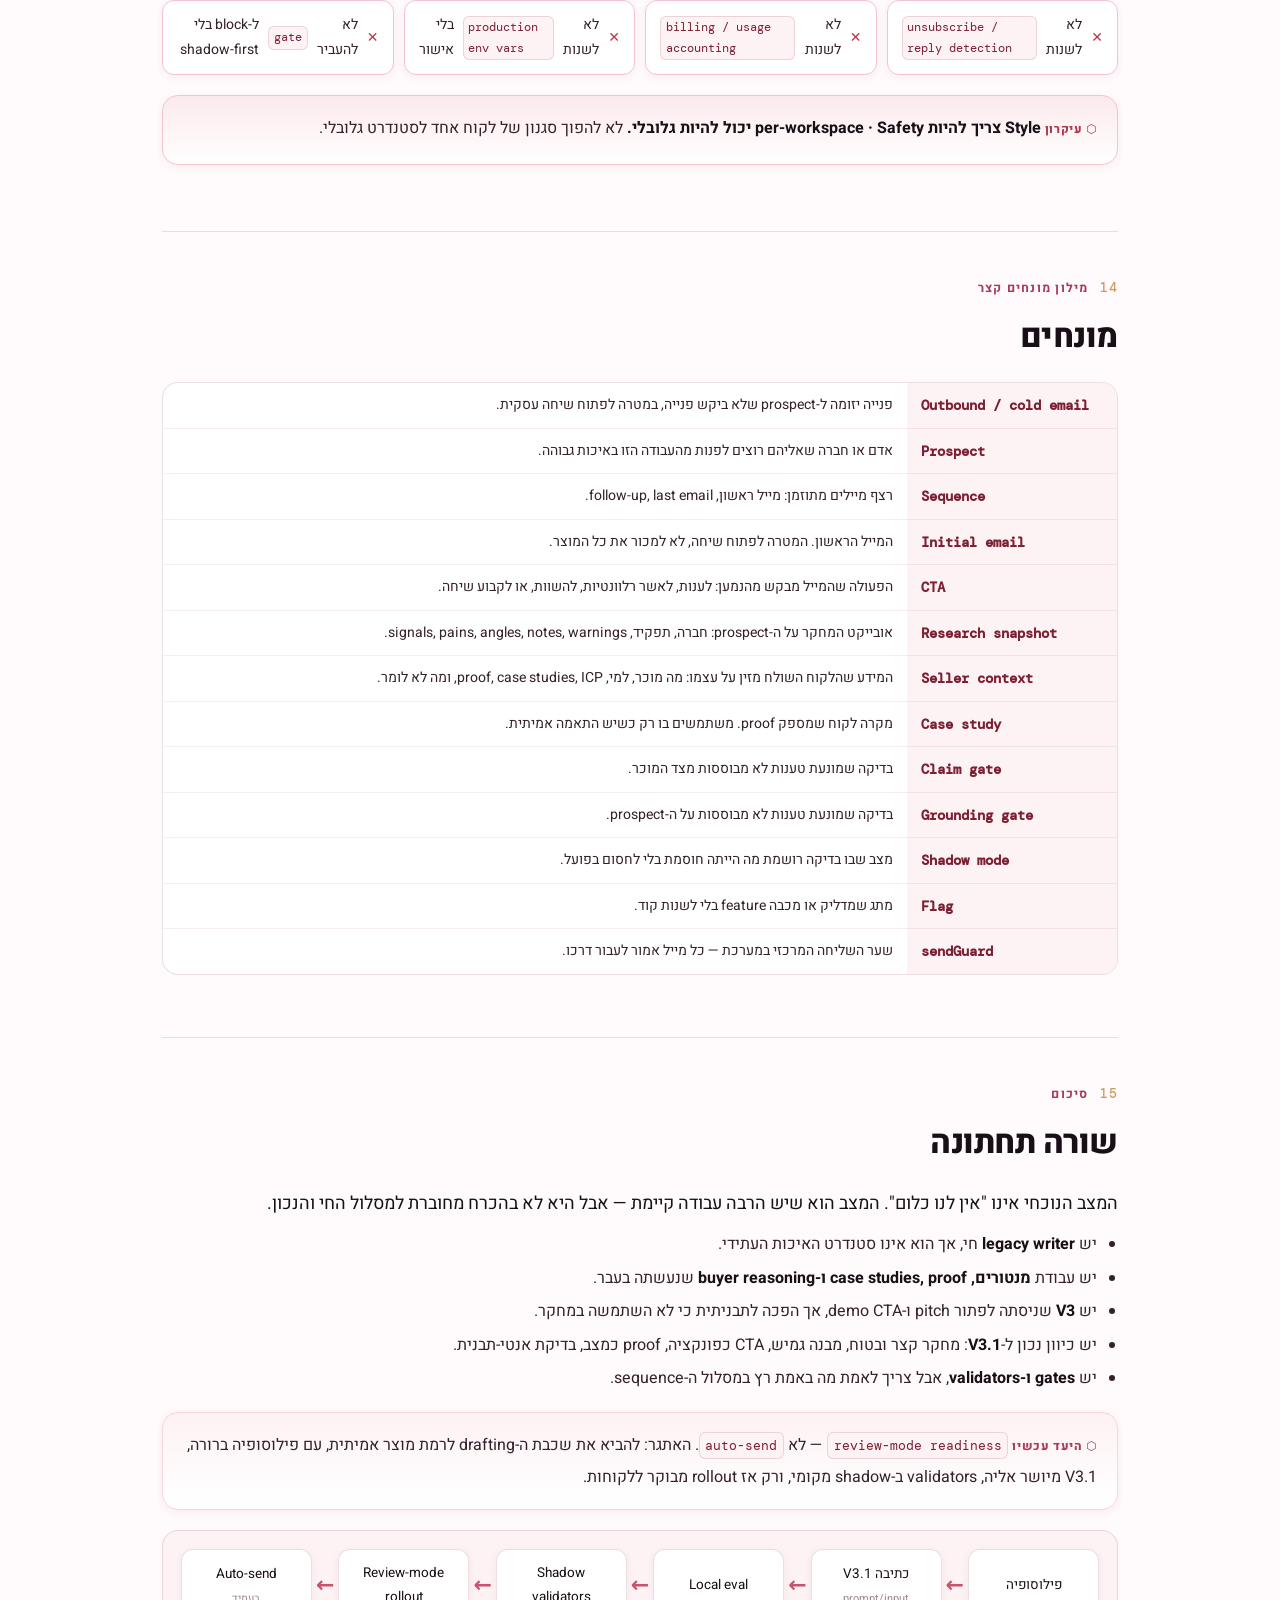
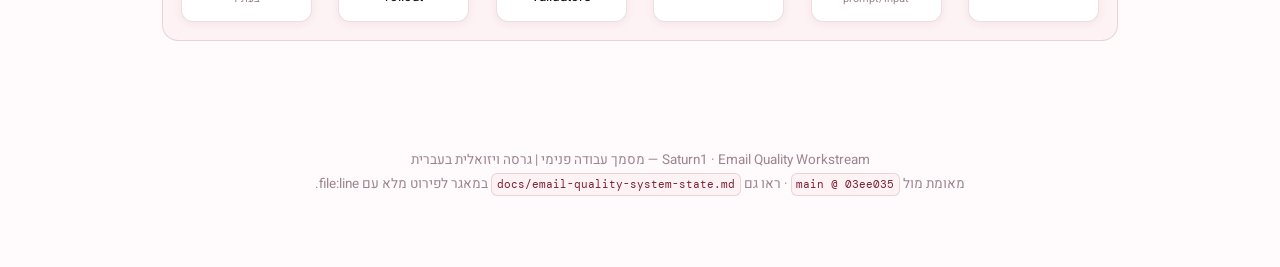
<file: handoff/index.html>
<!DOCTYPE html>
<html lang="he" dir="rtl">
<head>
<meta charset="UTF-8" />
<meta name="viewport" content="width=device-width, initial-scale=1.0, viewport-fit=cover" />
<meta name="robots" content="noindex, nofollow" />
<title>Saturn1 · Email Quality Workstream — מסמך העברת בעלות</title>
<meta name="theme-color" content="#fdf2f4" />
<link rel="icon" href="data:image/svg+xml,%3Csvg xmlns='http://www.w3.org/2000/svg' viewBox='0 0 40 40'%3E%3Cdefs%3E%3CradialGradient id='p' cx='0.36' cy='0.3' r='0.8'%3E%3Cstop offset='0' stop-color='%23c76681'/%3E%3Cstop offset='0.5' stop-color='%238c2f48'/%3E%3Cstop offset='1' stop-color='%23551222'/%3E%3C/radialGradient%3E%3ClinearGradient id='r' x1='0' y1='0' x2='1' y2='0.35'%3E%3Cstop offset='0' stop-color='%23a8425c'/%3E%3Cstop offset='0.5' stop-color='%236c1a2e'/%3E%3Cstop offset='1' stop-color='%23a8425c'/%3E%3C/linearGradient%3E%3CclipPath id='c'%3E%3Crect x='0' y='20.5' width='40' height='19.5'/%3E%3C/clipPath%3E%3C/defs%3E%3Cg transform='rotate(-22 20 20)'%3E%3Cellipse cx='20' cy='20' rx='17.5' ry='5.4' fill='none' stroke='url(%23r)' stroke-width='2.4' opacity='0.7'/%3E%3C/g%3E%3Ccircle cx='20' cy='20' r='9.6' fill='url(%23p)'/%3E%3Cellipse cx='16.8' cy='16.4' rx='2.6' ry='1.7' fill='%23fff' opacity='0.2' transform='rotate(-22 16.8 16.4)'/%3E%3Cg clip-path='url(%23c)'%3E%3Cg transform='rotate(-22 20 20)'%3E%3Cellipse cx='20' cy='20' rx='17.5' ry='5.4' fill='none' stroke='url(%23r)' stroke-width='2.4'/%3E%3C/g%3E%3C/g%3E%3C/svg%3E" />
<link rel="preconnect" href="https://fonts.googleapis.com" />
<link rel="preconnect" href="https://fonts.gstatic.com" crossorigin />
<link href="https://fonts.googleapis.com/css2?family=DM+Mono:wght@400;500&family=Heebo:wght@300;400;500;600;700;800&family=Instrument+Serif:ital@0;1&display=swap" rel="stylesheet" />
<style>
  :root{
    --rose-50:#fdf2f4; --rose-100:#fce7ec; --rose-200:#fad4dc; --rose-300:#f3b6c4;
    --rose:#c9536e; --rose-deep:#a83d59; --wine:#7c1f33; --wine-deep:#5e1626;
    --gold:#cf9a5b; --gold-soft:#e7c79b;
    --ink:#190f17; --ink-2:#271630;
    --text:#34212b; --text-soft:#6e5560; --text-mute:#9d8590;
    --paper:#fffafb;
    --line:rgba(124,31,51,.14); --line-soft:rgba(124,31,51,.08);
    --green:#2f8f5b; --green-bg:#e9f6ee; --green-line:#bfe2cc;
    --amber:#b9772a; --amber-bg:#fbf2e3; --amber-line:#ecd4ad;
    --gray:#8a7480; --gray-bg:#f4eef0; --gray-line:#e4d7dc;
    --stop:#b23a4e; --stop-bg:#fce9ec; --stop-line:#f3c4cd;
    --radius:16px; --maxw:1000px;
    --shadow-soft:0 2px 10px rgba(124,31,51,.06);
    --shadow-card:0 18px 50px -22px rgba(124,31,51,.30);
    --font-display:'Heebo',system-ui,sans-serif;
    --font-sans:'Heebo',system-ui,sans-serif;
    --font-serif:'Instrument Serif',Georgia,serif;
    --font-mono:'DM Mono',ui-monospace,monospace;
  }
  *{box-sizing:border-box}
  html{scroll-behavior:smooth}
  body{margin:0;color:var(--text);font-family:var(--font-sans);line-height:1.75;font-size:16px;
    -webkit-font-smoothing:antialiased;
    background:
      radial-gradient(900px 520px at 88% -8%,var(--rose-100) 0%,transparent 60%),
      radial-gradient(700px 460px at 2% 4%,#faf0e6 0%,transparent 55%),
      var(--paper);}
  a{color:var(--rose-deep);text-decoration:none}
  a:hover{text-decoration:underline}
  code{font-family:var(--font-mono);background:var(--rose-50);border:1px solid var(--line);
    border-radius:6px;padding:.05em .42em;font-size:.84em;color:var(--wine);
    direction:ltr;unicode-bidi:embed;display:inline-block}
  .wrap{max-width:var(--maxw);margin:0 auto;padding:0 22px}
  .en{direction:ltr;unicode-bidi:embed;display:inline-block}

  /* header */
  header.hero{padding:74px 0 44px;position:relative;overflow:hidden;
    border-bottom:1px solid var(--line)}
  .brand{display:inline-flex;align-items:center;gap:11px;margin-bottom:26px}
  .brand svg{width:34px;height:34px}
  .brand b{font-family:var(--font-display);font-weight:800;font-size:19px;color:var(--wine);letter-spacing:-.01em}
  .kicker{display:inline-flex;gap:9px;align-items:center;font-size:13px;letter-spacing:.02em;
    color:var(--wine);background:var(--rose-50);border:1px solid var(--line);
    padding:7px 14px;border-radius:999px;margin-bottom:22px;font-weight:500}
  .dot{width:8px;height:8px;border-radius:50%;background:var(--green);box-shadow:0 0 0 4px var(--green-bg)}
  h1{font-family:var(--font-display);font-size:clamp(31px,5vw,52px);line-height:1.12;
    margin:.1em 0 .28em;font-weight:800;letter-spacing:-.02em;color:var(--ink)}
  h1 .grad{font-family:var(--font-serif);font-style:italic;font-weight:400;
    background:linear-gradient(100deg,var(--rose) 0%,var(--wine) 55%,var(--gold) 120%);
    -webkit-background-clip:text;background-clip:text;color:transparent;letter-spacing:0}
  .sub{font-size:clamp(17px,2.4vw,21px);color:var(--text-soft);max-width:760px;font-weight:400}
  .meta{display:flex;flex-wrap:wrap;gap:10px;margin-top:26px}
  .chip{font-size:13px;color:var(--text-soft);background:#fff;border:1px solid var(--line);
    border-radius:9px;padding:6px 12px;box-shadow:var(--shadow-soft)}
  .chip b{color:var(--wine);font-weight:600}

  /* nav */
  nav.toc{position:sticky;top:0;z-index:20;background:rgba(255,250,251,.9);
    backdrop-filter:blur(12px);border-bottom:1px solid var(--line)}
  nav.toc .wrap{display:flex;gap:4px;overflow-x:auto;padding:9px 22px;scrollbar-width:thin}
  nav.toc a{white-space:nowrap;font-size:13.5px;color:var(--text-soft);padding:7px 12px;border-radius:8px;font-weight:500}
  nav.toc a:hover{background:var(--rose-50);color:var(--wine);text-decoration:none}

  /* sections */
  section{padding:46px 0;border-bottom:1px solid var(--line)}
  .eyebrow{display:flex;align-items:center;gap:11px;color:var(--rose-deep);font-size:12.5px;
    font-weight:700;letter-spacing:.1em;text-transform:uppercase;margin-bottom:8px}
  .eyebrow .num{font-family:var(--font-mono);color:var(--gold);font-weight:500}
  h2{font-family:var(--font-display);font-size:clamp(23px,3.4vw,33px);margin:.1em 0 .5em;
    font-weight:800;letter-spacing:-.015em;color:var(--ink)}
  h3{font-size:19px;margin:1.6em 0 .4em;font-weight:700;color:var(--wine)}
  p{color:var(--text);margin:.6em 0}
  .lead{font-size:18px;color:var(--ink)}
  ul{padding-inline-start:1.3em;margin:.6em 0}
  li{margin:.34em 0;color:var(--text)}
  strong{color:var(--ink);font-weight:700}

  /* callouts */
  .callout{border:1px solid var(--line);border-radius:var(--radius);padding:18px 20px;margin:20px 0;
    background:#fff;box-shadow:var(--shadow-soft)}
  .callout .tag{display:inline-flex;align-items:center;gap:8px;font-size:12px;font-weight:800;
    letter-spacing:.05em;text-transform:uppercase;margin-bottom:6px}
  .callout.key{background:linear-gradient(180deg,var(--rose-50),#fff);border-color:var(--rose-200)}
  .callout.key .tag{color:var(--rose-deep)}
  .callout.fix{background:linear-gradient(180deg,var(--amber-bg),#fff);border-color:var(--amber-line)}
  .callout.fix .tag{color:var(--amber)}
  .callout.warn{background:linear-gradient(180deg,var(--stop-bg),#fff);border-color:var(--stop-line)}
  .callout.warn .tag{color:var(--stop)}

  /* badges */
  .badge{display:inline-flex;align-items:center;gap:6px;font-size:12px;font-weight:700;
    border-radius:999px;padding:3px 10px;border:1px solid;white-space:nowrap}
  .b-live{color:var(--green);border-color:var(--green-line);background:var(--green-bg)}
  .b-branch{color:var(--amber);border-color:var(--amber-line);background:var(--amber-bg)}
  .b-dormant{color:var(--gray);border-color:var(--gray-line);background:var(--gray-bg)}
  .b-stop{color:var(--stop);border-color:var(--stop-line);background:var(--stop-bg)}

  /* compare cols */
  .cols{display:grid;grid-template-columns:1fr 1fr;gap:16px;margin:20px 0}
  .card{background:#fff;border:1px solid var(--line);border-radius:var(--radius);padding:18px 20px;
    box-shadow:var(--shadow-soft)}
  .card.good{border-color:var(--green-line);background:linear-gradient(180deg,var(--green-bg),#fff)}
  .card.bad{border-color:var(--stop-line);background:linear-gradient(180deg,var(--stop-bg),#fff)}
  .card h4{margin:0 0 .4em;font-size:16px;font-weight:700}
  .card.good h4{color:var(--green)} .card.bad h4{color:var(--stop)}

  /* flow */
  .flow{display:flex;flex-wrap:wrap;align-items:stretch;gap:0;margin:22px 0;
    background:var(--rose-50);border:1px solid var(--line);border-radius:var(--radius);padding:18px}
  .step{flex:1 1 0;min-width:120px;background:#fff;border:1px solid var(--line);
    border-radius:12px;padding:12px 11px;text-align:center;font-size:13.5px;color:var(--ink);
    display:flex;flex-direction:column;justify-content:center;gap:3px;box-shadow:var(--shadow-soft)}
  .step b{font-weight:700}
  .step small{color:var(--text-mute);font-size:11px}
  .arrow{display:flex;align-items:center;justify-content:center;color:var(--rose);
    font-size:22px;padding:0 4px;flex:0 0 auto;font-weight:700}
  .flow.col{flex-direction:column;align-items:stretch}
  .flow.col .arrow{transform:rotate(90deg);padding:6px 0}
  .flow.col .step{text-align:start}

  /* timeline */
  .tl{position:relative;margin:24px 0;padding-inline-start:26px}
  .tl::before{content:'';position:absolute;inset-inline-start:7px;top:6px;bottom:6px;width:2px;
    background:linear-gradient(var(--rose),var(--wine),var(--gold))}
  .tl .node{position:relative;margin-bottom:20px}
  .tl .node::before{content:'';position:absolute;inset-inline-start:-26px;top:6px;width:14px;height:14px;
    border-radius:50%;background:#fff;border:2px solid var(--rose)}
  .tl .node.target::before{background:var(--gold);border-color:var(--gold);box-shadow:0 0 0 4px var(--gold-soft)}
  .tl h4{margin:0 0 2px;font-size:16.5px;display:flex;gap:10px;align-items:center;flex-wrap:wrap;color:var(--wine)}

  /* table */
  .tbl{width:100%;border-collapse:collapse;margin:18px 0;font-size:14px;
    border:1px solid var(--line);border-radius:var(--radius);overflow:hidden;background:#fff}
  .tbl th,.tbl td{padding:11px 13px;text-align:start;border-bottom:1px solid var(--line-soft);vertical-align:top}
  .tbl th{background:var(--rose-50);color:var(--wine);font-weight:700;font-size:12.5px;letter-spacing:.02em}
  .tbl tr:last-child td{border-bottom:none}
  .tbl tr:hover td{background:#fff7f8}
  .tbl code{font-size:12px}

  /* do-not-touch grid */
  .grid{display:grid;grid-template-columns:repeat(auto-fill,minmax(230px,1fr));gap:10px;margin:18px 0}
  .nope{background:#fff;border:1px solid var(--stop-line);border-radius:12px;padding:12px 14px;
    font-size:14px;display:flex;gap:9px;align-items:center;box-shadow:var(--shadow-soft)}
  .nope .x{color:var(--stop);font-weight:800}

  /* glossary */
  .gl{display:grid;grid-template-columns:210px 1fr;gap:0;border:1px solid var(--line);
    border-radius:var(--radius);overflow:hidden;background:#fff}
  .gl dt{padding:10px 14px;border-bottom:1px solid var(--line-soft);background:var(--rose-50);
    font-weight:600;direction:ltr;text-align:start;font-size:14px;color:var(--wine);font-family:var(--font-mono)}
  .gl dd{padding:10px 14px;border-bottom:1px solid var(--line-soft);margin:0;color:var(--text);font-size:14px}
  .gl dt:last-of-type,.gl dd:last-child{border-bottom:none}

  .pill-row{display:flex;flex-wrap:wrap;gap:8px;margin:10px 0}
  .legend{display:flex;flex-wrap:wrap;gap:14px;margin:14px 0;font-size:13px;color:var(--text-soft)}

  footer{padding:40px 0 70px;color:var(--text-mute);font-size:13.5px;text-align:center}

  @media(max-width:720px){
    .cols{grid-template-columns:1fr}
    .gl{grid-template-columns:1fr}
    .gl dt{border-bottom:none}
    .flow{flex-direction:column}
    .flow .arrow{transform:rotate(90deg);padding:6px 0}
  }
</style>
</head>
<body>

<header class="hero">
  <div class="wrap">
    <a class="brand" href="https://saturn1.ai">
      <svg viewBox="0 0 40 40" aria-hidden="true"><defs><radialGradient id="p" cx="0.36" cy="0.3" r="0.8"><stop offset="0" stop-color="#c76681"/><stop offset="0.5" stop-color="#8c2f48"/><stop offset="1" stop-color="#551222"/></radialGradient><linearGradient id="r" x1="0" y1="0" x2="1" y2="0.35"><stop offset="0" stop-color="#a8425c"/><stop offset="0.5" stop-color="#6c1a2e"/><stop offset="1" stop-color="#a8425c"/></linearGradient><clipPath id="c"><rect x="0" y="20.5" width="40" height="19.5"/></clipPath></defs><g transform="rotate(-22 20 20)"><ellipse cx="20" cy="20" rx="17.5" ry="5.4" fill="none" stroke="url(#r)" stroke-width="2.4" opacity="0.7"/></g><circle cx="20" cy="20" r="9.6" fill="url(#p)"/><ellipse cx="16.8" cy="16.4" rx="2.6" ry="1.7" fill="#fff" opacity="0.2" transform="rotate(-22 16.8 16.4)"/><g clip-path="url(#c)"><g transform="rotate(-22 20 20)"><ellipse cx="20" cy="20" rx="17.5" ry="5.4" fill="none" stroke="url(#r)" stroke-width="2.4"/></g></g></svg>
      <b>Saturn1</b>
    </a>
    <div class="kicker"><span class="dot"></span> מסמך עבודה פנימי · העברת בעלות (handoff)</div>
    <h1>Email Quality <span class="grad">Workstream</span></h1>
    <p class="sub">רקע, מצב המערכת, מפת הגרסאות ואתגר העבודה הבא — כתוב כך שגם מי שלא חי את הפרויקט יבין את התמונה במהירות ויוכל להיכנס לעבודה.</p>
    <div class="meta">
      <span class="chip">סוג · <b>handoff מקצועי</b></span>
      <span class="chip">פוקוס · <b>שכבת הכתיבה (drafting)</b></span>
      <span class="chip">אומת מול הקוד · <b>main @ 03ee035</b></span>
      <span class="chip">תאריך · <b>יוני 2026</b></span>
    </div>
  </div>
</header>

<nav class="toc">
  <div class="wrap">
    <a href="#msg">המסר</a>
    <a href="#why">למה זה חשוב</a>
    <a href="#good">מהו מייל טוב</a>
    <a href="#problem">הבעיה המרכזית</a>
    <a href="#paths">שני המסלולים</a>
    <a href="#versions">מפת הגרסאות</a>
    <a href="#status">חי מול מדף</a>
    <a href="#why-template">למה V3 נפל</a>
    <a href="#v31">פילוסופיית V3.1</a>
    <a href="#gates">שכבות בטיחות</a>
    <a href="#rollout">סדר ה-rollout</a>
    <a href="#order">סדר העבודה</a>
    <a href="#bounds">גבולות</a>
    <a href="#glossary">מילון</a>
  </div>
</nav>

<main class="wrap">

  <!-- 1 -->
  <section id="msg">
    <div class="eyebrow"><span class="num">01</span> המסר המרכזי</div>
    <h2>הבעיה היא לא חוסר רעיונות או קוד — היא חיבור</h2>
    <p class="lead">הבעיה כרגע אינה שאין רעיונות או שאין קוד. הבעיה היא <strong>הפער בין פילוסופיית הכתיבה והיכולות שנבנו</strong> לבין <strong>המסלול החי שבאמת מייצר מיילים ללקוחות</strong>.</p>
    <p>צריך לחבר את שכבות האיכות שכבר נבנו אל המסלול החי — אבל קודם צריך להגדיר בבירור מהו מייל טוב. המסמך הזה מיועד לשמש handoff מקצועי למי שלוקח ownership על שכבת כתיבת המיילים: ההיסטוריה, השכבות, הבעיות, הפערים בקוד, וסדר העבודה הנכון.</p>
    <div class="callout key">
      <div class="tag">⬡ בקצרה</div>
      למה המיילים חשובים → מה נבנה בעבר → מה רץ היום → מה הבעיה → מה עושים עכשיו.
    </div>
  </section>

  <!-- 2 -->
  <section id="why">
    <div class="eyebrow"><span class="num">02</span> ההקשר העסקי</div>
    <h2>למה איכות המיילים היא מרכז המוצר</h2>
    <p>‏<code>Saturn1</code> היא מערכת לפיתוח עסקי יזום. היא אמורה לעשות חלק גדול מהעבודה ש-SDR איכותי עושה: להבין מי מתאים, לחקור כל אדם וחברה, ולייצר פנייה שמייצרת סיכוי אמיתי לשיחה עסקית.</p>
    <p>ההבטחה היא <strong>לא</strong> "לשלוח הרבה מיילים". ההבטחה היא מנוע שמוצא את האנשים הנכונים ופונה אליהם בצורה רלוונטית. לכן איכות הכתיבה אינה שכבה קוסמטית — היא חלק מרכזי ממערך המוצר.</p>

    <h3>מה המערכת אמורה לעשות לפני שהיא כותבת</h3>
    <div class="flow">
      <div class="step">הבנת החברה<small>הלקוח/השולח</small></div>
      <div class="arrow">←</div>
      <div class="step">איתור prospect<small>מתאים</small></div>
      <div class="arrow">←</div>
      <div class="step">מחקר<small>חברה + אדם</small></div>
      <div class="arrow">←</div>
      <div class="step">בחירת זווית<small>אחת, מבוססת מחקר</small></div>
      <div class="arrow">←</div>
      <div class="step">כתיבת draft</div>
      <div class="arrow">←</div>
      <div class="step">בדיקות בטיחות</div>
    </div>
    <p>כמו SDR טוב: להבין מה הלקוח מוכר, למי, ואילו הוכחות/<code>case studies</code> יש לו; להחליט אם ה-prospect מתאים בכלל (ולא רק כי יש לו title מרשים); לבחור זווית אחת מבוססת מחקר ולא ניחוש כללי; לכתוב קצר, אנושי, עם שאלה או <code>next step</code> ברור; ולוודא שאין טענות לא מבוססות על המוצר או על ה-prospect.</p>
  </section>

  <!-- 3 -->
  <section id="good">
    <div class="eyebrow"><span class="num">03</span> סטנדרט הכתיבה</div>
    <h2>מהו מייל ראשון טוב</h2>
    <p>מייל ראשון טוב צריך להרגיש כאילו אדם חכם הסתכל על החברה והנמען, הבין מציאות אחת רלוונטית, ושאל שאלה קצרה שאפשר לענות עליה. הוא לא צריך להרגיש כמו <code>pitch</code>, לא כמו <code>template</code>, ולא כמו <code>consultant memo</code>.</p>
    <div class="cols">
      <div class="card good">
        <h4>✓ מייל טוב</h4>
        <ul>
          <li>קצר ומבוסס מחקר</li>
          <li>שואל שאלה רלוונטית אחת</li>
          <li>נשמע אנושי, לא מוכר מוקדם מדי</li>
          <li>מייצר <code>next step</code> ברור</li>
        </ul>
        <p style="margin:.6em 0 0;color:var(--text-soft)">תחושת הנמען: <em>"זה רלוונטי לעולם שלי, זו לא פנייה גנרית."</em></p>
      </div>
      <div class="card bad">
        <h4>✕ מייל לא טוב</h4>
        <ul>
          <li>נשמע כמו תבנית: אותה פתיחה קבועה</li>
          <li>אותה שאלה לכולם, אותו סיום</li>
          <li><code>demo</code> כברירת מחדל</li>
          <li>טענות שלא נתמכות במחקר</li>
        </ul>
        <p style="margin:.6em 0 0;color:var(--text-soft)">תחושת הנמען: <em>"זו אוטומציה שמצאה את השם שלי והדביקה אותו לתבנית."</em></p>
      </div>
    </div>
  </section>

  <!-- 4 -->
  <section id="problem">
    <div class="eyebrow"><span class="num">04</span> הבעיה המרכזית</div>
    <h2>הפער בין מה שנבנה לבין מה שרץ</h2>
    <p>הדיוק החשוב ביותר: הבעיה <strong>אינה</strong> רק איכות ניסוח. קיימים רעיונות, קבצים ושכבות חכמות שנבנו לאורך זמן — אבל <strong>חלק גדול מהם אינו מחובר למסלול שבו לקוחות באמת מייצרים מיילים</strong>.</p>
    <div class="callout key">
      <div class="tag">⬡ משפט מפתח</div>
      המערכת לא חסרה <code>prompt</code> טוב. היא חסרה <strong>חיבור אמין</strong> בין שכבות האיכות שנבנו לבין המסלול החי.
    </div>
    <h3>שלושה מצבים שחוזרים בקוד</h3>
    <div class="flow">
      <div class="step">קיים אבל כבוי<small>מאחורי flag, לא ברירת מחדל</small></div>
      <div class="arrow">←</div>
      <div class="step">קיים אבל לא נקרא<small>אין caller חי במסלול</small></div>
      <div class="arrow">←</div>
      <div class="step">קיים רק על branch<small>לא הוטמע ל-main</small></div>
    </div>
    <p>לכן לפני כל החלטה צריך לבדוק לא רק "האם יש קובץ כזה", אלא <strong>"האם הוא רץ במסלול שבו מייל אמיתי נכתב ללקוח"</strong>.</p>
  </section>

  <!-- 5 paths -->
  <section id="paths">
    <div class="eyebrow"><span class="num">05</span> שני מסלולי כתיבה</div>
    <h2>היכן המייל נוצר בפועל</h2>
    <p>הרבה מהבלבול נובע מכך שיש שני "כבישים" ליצירת מייל ראשון. חלק מהשכבות החכמות חוברו לכביש אחד — אבל הלקוחות נוסעים לעיתים בכביש האחר.</p>
    <div class="cols">
      <div class="card">
        <h4 style="color:var(--rose-deep)">Cold path</h4>
        <p style="margin:.2em 0"><code>draftInitial / enterPendingSend</code></p>
        <p>מסלול ההכנה. כאן חוברו רוב הניסיונות החדשים וה-<code>gates</code>. prospect נכנס ל-<code>Sending Next</code>, ונוצרים כאן המייל הראשון וההמשך.</p>
        <div class="pill-row">
          <span class="badge b-live">ICP fit gate</span>
          <span class="badge b-branch">Claim gate (כבוי)</span>
        </div>
      </div>
      <div class="card">
        <h4 style="color:var(--gold)">Sequence path</h4>
        <p style="margin:.2em 0"><code>enrollProspect / advanceSequence</code></p>
        <p>מסלול הרצף. נרשם ל-<code>sequence</code>, מייצר initial + follow-up + last. <strong>מסלול חי שלעיתים לא עובר את אותן שכבות איכות.</strong></p>
        <div class="pill-row">
          <span class="badge b-live">ICP (legacy בלבד)</span>
          <span class="badge b-dormant">ללא Claim gate</span>
        </div>
      </div>
    </div>
    <div class="callout fix">
      <div class="tag">✎ דיוק מול הקוד</div>
      עודכן ב-<code>main</code> (06-16): <strong>כותב V3 הראשוני מחובר כעת לשני המסלולים</strong> — גם cold וגם sequence-enrollment (מאחורי flag). לעומת זאת, <strong>Claim Gate עדיין רץ ב-cold path בלבד</strong>, ו-Arc guidance רץ רק על בוני ה-follow-up/last/call (לא על המייל הראשון ולא על advance של רצף).
    </div>
  </section>

  <!-- 6 versions -->
  <section id="versions">
    <div class="eyebrow"><span class="num">06</span> מפת הגרסאות</div>
    <h2>גרסאות הכתיבה — לא ציר זמן, אלא מדף</h2>
    <p>במקום לחשוב על זה כעל ציר זמן פשוט, נכון לחשוב על "מדף גרסאות": חלק חיות, חלק כבויות, חלק מחוברות רק למסלולים מסוימים, וחלק קיימות רק על branch.</p>
    <div class="tl">
      <div class="node">
        <h4>Legacy writer <span class="badge b-live">חי · ברירת מחדל</span></h4>
        <p>הכותב הישן ב-<code>lib/email/generator.ts</code>, פונקציה <code>generateOutboundEmail</code>. עדיין הכותב החי בברירת מחדל ברוב המסלולים. <strong>יתרון:</strong> יודע להשתמש ב-seller context, proof, ולעיתים case studies. <strong>חיסרון:</strong> נוטה להישמע כמו cold email SaaS קלאסי — pitch, טקסט ארוך, CTA/sign-off. <strong>מסקנה:</strong> לא למחוק את כל החשיבה שלו, אך לא להשתמש בו כסטנדרט איכות סופי.</p>
      </div>
      <div class="node">
        <h4>מנטורים + Case studies <span class="badge b-live">חי (מסלול prep)</span> <span class="badge b-branch">+ branch</span></h4>
        <p>עבודה איכותית סביב עקרונות שיפוט: <code>right buyer</code>, <code>SPIN</code>, buyer awareness, צניעות ושימוש נכון במחקר, והתאמת <code>case studies / proof</code> למייל. <strong>העיקרון שנשאר נכון:</strong> case study נכנס רק אם הוא תומך בדיוק בזווית שנבחרה — לא לכל מייל, ובלי להפוך ל-pitch. הקבצים (<code>emailArcGuidance.ts</code> ועוד) חיים ב-main אך רצים רק על בוני ה-follow-up/last/call.</p>
      </div>
      <div class="node">
        <h4>V3 — שינוי הז'אנר (genre reframe) <span class="badge b-branch">חי אך כבוי (flag)</span></h4>
        <p>‏<code>lib/email/generatorV3.ts</code>. נועד להוציא את המייל מז'אנר המכירה האוטומטית: קצר, אנושי, בלי שם מוצר, בלי CTA כברירת מחדל, בלי sign-off, עם שאלה אחת ברורה. <strong>מה עבד:</strong> המיילים נעשו קצרים יותר, פחות pitchy. <strong>מה נשבר:</strong> הפכו לתבניתיים — אותה פתיחה, אותה שאלה, אותו סיום. <strong>הבעיה העמוקה:</strong> V3 קיבל מעט מדי מחקר אמיתי ולכן נפל ל-template נקי אך חלש.</p>
      </div>
      <div class="node target">
        <h4>V3.1 — היעד הנוכחי <span class="badge b-branch">branch / uncommitted</span></h4>
        <p>לא עוד תיקון ניסוח קטן. אמור לשלב את הטוב משני העולמות: הקיצור והאנושיות של V3, יחד עם עומק המחקר, ה-proof וה-CTA logic שניסינו לבנות בעבודות קודמות. הגרסה מבוססת-המחקר חיה כרגע על branch <code>backup/email-brain-wip-2026-06-18</code>.</p>
        <div class="flow" style="margin-top:12px">
          <div class="step">מחקר<small>קצר ובטוח</small></div>
          <div class="arrow">←</div>
          <div class="step">בחירת מהלך</div>
          <div class="arrow">←</div>
          <div class="step">CTA כפונקציה</div>
          <div class="arrow">←</div>
          <div class="step">Proof כמצב</div>
          <div class="arrow">←</div>
          <div class="step">בדיקת אנטי-תבנית</div>
        </div>
      </div>
    </div>
  </section>

  <!-- 7 status table -->
  <section id="status">
    <div class="eyebrow"><span class="num">07</span> חי מול מדף</div>
    <h2>מה חי היום ומה נמצא על המדף</h2>
    <p>הטבלה מבוססת על בדיקת הקוד שאומתה מול <code>main</code>. כי <code>branches</code> ו-<code>main</code> יכולים להשתנות — יש לאמת מול הקוד לפני החלטות <code>merge</code> או <code>rollout</code>.</p>
    <div class="legend">
      <span><span class="badge b-live">חי</span> רץ במסלול</span>
      <span><span class="badge b-branch">flag / branch</span> קיים אך לא פעיל כברירת מחדל</span>
      <span><span class="badge b-dormant">dormant</span> קיים, לא נקרא</span>
    </div>
    <table class="tbl">
      <thead><tr><th>רכיב / אזור</th><th>קובץ</th><th>מצב לפי בדיקת הקוד</th><th>משפיע על מיילים אמיתיים היום?</th></tr></thead>
      <tbody>
        <tr>
          <td>Legacy writer</td><td><code>lib/email/generator.ts</code></td>
          <td><span class="badge b-live">חי ב-main</span></td>
          <td>כן — זה הכותב בפועל בברירת מחדל</td>
        </tr>
        <tr>
          <td>V3 genre writer</td><td><code>lib/email/generatorV3.ts</code></td>
          <td><span class="badge b-branch">חי ב-main, מאחורי flag/allowlist</span></td>
          <td>רק אם מופעל בפועל ל-workspace</td>
        </tr>
        <tr>
          <td>V3.1 מבוסס מחקר</td><td><code>generatorV3.ts</code> (הרחבות)</td>
          <td><span class="badge b-branch">branch בלבד</span></td>
          <td>לא — עד שמוטמע ומופעל</td>
        </tr>
        <tr>
          <td>Arc / case-study matcher</td><td><code>emailArcGuidance.ts</code> ועוד</td>
          <td><span class="badge b-live">חי ב-main</span> (מסלול prep)</td>
          <td>בחלקו — follow-up / last / call-prep, לא initial</td>
        </tr>
        <tr>
          <td>Strategy brain / planner</td><td><code>outreachStrategyPlanner.ts</code>, <code>email1PlanSlice.ts</code></td>
          <td><span class="badge b-dormant">dormant / חלקי ב-main</span></td>
          <td>לא באופן עקבי במסלול החי</td>
        </tr>
        <tr>
          <td>Claim gate</td><td><code>lib/emailQuality/claimGate.ts</code></td>
          <td><span class="badge b-branch">main · cold path · flag</span></td>
          <td>לא — ברירת מחדל <code>CLAIM_GATE_MODE=off</code></td>
        </tr>
        <tr>
          <td>Prospect grounding gate</td><td><code>prospectGroundingGate.ts</code></td>
          <td><span class="badge b-branch">branch בלבד</span></td>
          <td>לא ב-production</td>
        </tr>
        <tr>
          <td>Eval tools</td><td><code>scripts/v3-live-eval.ts</code> ועוד</td>
          <td><span class="badge b-branch">branch · כלי בדיקה</span></td>
          <td>לא — כלי בדיקה בלבד</td>
        </tr>
      </tbody>
    </table>
    <div class="callout fix">
      <div class="tag">✎ דיוק מול הקוד</div>
      כל ה-feature flags כבויים בברירת מחדל. המשמעות: <strong>בפועל היום, בכל המסלולים, הכותב הפעיל הוא Legacy</strong>. בהשוואת איכות חובה לדעת איזה <code>writer</code> כתב — אחרת אפשר לשפוט בטעות את Legacy ולחשוב שזה V3.
    </div>
  </section>

  <!-- 8 why template -->
  <section id="why-template">
    <div class="eyebrow"><span class="num">08</span> אבחון</div>
    <h2>למה V3 הפך לתבנית</h2>
    <p>הבעיה האחרונה שנחשפה הייתה פשוטה אך קריטית: המערכת אספה מחקר (<code>research_snapshot</code>) — אבל ה-<code>prompt</code> של V3 לא השתמש בו מספיק.</p>
    <div class="flow">
      <div class="step">יש מחקר<small>במערכת</small></div>
      <div class="arrow">←</div>
      <div class="step">המחקר לא נכנס<small>ל-writer</small></div>
      <div class="arrow">←</div>
      <div class="step">המודל מקבל<small>חברה / תפקיד בלבד</small></div>
      <div class="arrow">←</div>
      <div class="step">המודל משלים<small>עם template</small></div>
    </div>
    <p>כשמודל מקבל מעט מדי הקשר, הוא מייצר טקסט שנראה סביר אבל חוזר על עצמו — בדיוק מה שקרה: פתיחה כמו <span class="en">"I was looking at [Company] — quick question"</span> וסיום כמו <span class="en">"I'm building around exactly this problem."</span></p>
    <h3>מה צריך להשתנות</h3>
    <ul>
      <li>לבנות <code>compact prospect research brief</code> מתוך ה-<code>research_snapshot</code>.</li>
      <li>להכניס ל-writer רק מידע קצר, בטוח ושימושי — לא <code>dump</code> של JSON.</li>
      <li>לתת לכותב לבחור זווית מתוך המחקר, לא לכפות מבנה קבוע.</li>
      <li>להחזיר <code>CTA</code> ו-<code>proof</code> בצורה מבוקרת — לא דרך משפטי-דוגמה שהוא יעתיק.</li>
    </ul>
  </section>

  <!-- 9 v3.1 philosophy -->
  <section id="v31">
    <div class="eyebrow"><span class="num">09</span> פילוסופיית V3.1</div>
    <h2>חמישה מנגנונים לפני כתיבה</h2>
    <p>‏V3.1 צריכה לעבוד כשרשרת החלטות לפני הכתיבה — לא כ-<code>template</code> של טקסט — כדי שהמיילים לא יהפכו שוב לתבנית.</p>
    <div class="flow col">
      <div class="step"><b>1 · Research chooses the angle</b><small>המחקר לא נשפך לתוך המייל; הוא עוזר לבחור זווית אחת ועוגן אחד: עובדה על החברה, אחריות האדם, שלב עסקי, signal מאומת או בעיה תפעולית סבירה.</small></div>
      <div class="arrow">←</div>
      <div class="step"><b>2 · Email move selection</b><small>לפני כתיבה: מה המהלך — לבדוק אם הבעיה פעילה, לשאול מי אחראי / איך התהליך עובד, לשאול על תזמון, או לא לכתוב אם אין מספיק הקשר.</small></div>
      <div class="arrow">←</div>
      <div class="step"><b>3 · CTA כפונקציה, לא משפט</b><small>ב-V3 הסרנו CTA לגמרי וזה היה קיצוני. V3.1 בוחרת את הפעולה הרצויה (בדיקת רלוונטיות, השוואה, או שאלה שאפשר לענות עליה) — ה-prompt מגדיר פונקציה והחלטה, לא נוסח מועתק.</small></div>
      <div class="arrow">←</div>
      <div class="step"><b>4 · Proof / case study כמצב</b><small>‏proof לכל היותר משפט אחד, ולעיתים בכלל לא במייל ראשון. case study רק אם יש התאמה אמיתית — תומך בזווית, לא מחליף אותה. בטוח, בלי סכנת overclaim.</small></div>
      <div class="arrow">←</div>
      <div class="step"><b>5 · בדיקת אנטי-תבנית</b><small>לפני החזרת המייל: האם הפתיחה / השאלה / הסיום כמעט זהים לאחרים? אם כן — לכתוב מחדש.</small></div>
    </div>
  </section>

  <!-- 10 gates -->
  <section id="gates">
    <div class="eyebrow"><span class="num">10</span> שכבות בטיחות</div>
    <h2>Claim Gate ו-Grounding Gate</h2>
    <p>שתי משפחות חשובות של בדיקות בטיחות. חשוב להבין שהן <strong>לא בהכרח רצות היום על המסלול החי</strong>.</p>
    <div class="cols">
      <div class="card">
        <h4 style="color:var(--rose-deep)">Claim Gate</h4>
        <p>בודק טענות מצד <strong>המוכר</strong>: האם מותר לומר שהמוצר עושה X, האם ה-<code>metric</code> או ה-<code>case study</code> מאומתים. קיים, אך לפי בדיקת הקוד אינו מכסה בהכרח את המיילים האמיתיים במסלול ה-<code>sequence</code> (cold path בלבד).</p>
      </div>
      <div class="card">
        <h4 style="color:var(--gold)">Prospect Grounding Gate</h4>
        <p>בודק טענות על ה-<strong>prospect</strong>: האם החברה באמת עושה את מה שהמייל טוען, האם יש <code>mismatch</code> בתחום, האם יש <code>fake personalization</code>. רכיב זה קיים כרגע על <code>branch</code> בלבד ולא ב-production.</p>
      </div>
    </div>
    <p style="margin-top:8px">מייל יכול להיות בטוח מבחינת מוצר ועדיין לטעון משהו שגוי על ה-prospect — לכן צריך את שני סוגי הבדיקות.</p>

    <h3 id="hard">Hard Failures — מה פוסל מייל</h3>
    <p>אלו כשלים שאינם נחשבים "עריכה קטנה". אם הם מופיעים — המייל או המערכת צריכים תיקון:</p>
    <ul>
      <li>טענה שקרית או לא מבוססת · חברה או אדם לא נכונים</li>
      <li><code>personalization</code> מזויף או <code>creepy</code></li>
      <li><code>product pitch</code> או <code>demo CTA</code> כברירת מחדל</li>
      <li><code>sign-off</code> בתוך גוף המייל; אותה פתיחה/סיום לאורך <code>batch</code></li>
      <li><code>fallback</code> חלש כמו <span class="en">"לא הצלחתי למצוא את החברה שלך"</span></li>
      <li><code>case study</code> או <code>metric</code> שלא אומתו</li>
      <li>שאלה אם לנמען כבר יש יכולת שהשולח מוכר · סגנון <code>consultant memo</code> או <code>AI-template</code></li>
    </ul>
    <p class="lead">מבחן העל: <strong>מייל שאפשר לשלוח ל-20 prospects כמעט ללא שינוי — נכשל.</strong></p>
  </section>

  <!-- 11 rollout -->
  <section id="rollout">
    <div class="eyebrow"><span class="num">11</span> Shadow Mode · Rollout</div>
    <h2>איך מחברים בלי לשבור production</h2>
    <p>קריטי לפני שמחברים <code>validator</code> למסלול חי במצב חסימה: להריץ אותו ב-<code>Shadow mode</code> — הבדיקה רצה ורושמת מה הייתה עושה, אבל לא משנה את זרימת המיילים בפועל.</p>
    <div class="flow">
      <div class="step">מייל נכתב</div>
      <div class="arrow">←</div>
      <div class="step">Validator רץ בצד</div>
      <div class="arrow">←</div>
      <div class="step">נרשם מה היה נחסם</div>
      <div class="arrow">←</div>
      <div class="step">אין חסימה בפועל</div>
      <div class="arrow">←</div>
      <div class="step">מנתחים תוצאות</div>
    </div>
    <p>כך מזהים <code>false positives</code> לפני שחוסמים מיילים אמיתיים, מבינים אילו <code>claims</code> חוזרים כבעייתיים, ומקבלים שקיפות אם ה-<code>gate</code> עובד. רק אחרי shadow מוצלח שוקלים <code>block mode</code>.</p>

    <h3 id="autosend">Review-mode מול Auto-send</h3>
    <div class="cols">
      <div class="card good">
        <h4>Review-mode readiness <span class="badge b-live" style="margin-inline-start:8px">היעד הנוכחי</span></h4>
        <p>רוב המיילים <code>sendable</code> או דורשים <code>small edit</code>, אין <code>hard failures</code>, יש עוגן מחקרי ו-<code>next step</code> ברור, אין <code>template repetition</code> — אדם בודק לפני שליחה.</p>
      </div>
      <div class="card">
        <h4>Auto-send readiness <span class="badge b-dormant" style="margin-inline-start:8px">שלב עתידי</span></h4>
        <p>דורש כיסוי מלא של כל מסלולי השליחה, אפס <code>hard failure</code>, מספיק דוגמאות, הגדרות ודפוסי <code>per-workspace</code>, ו-<code>audit</code> ב-shadow. <strong>לא חלק מהמשימה המיידית.</strong></p>
      </div>
    </div>
  </section>

  <!-- 12 work order -->
  <section id="order">
    <div class="eyebrow"><span class="num">12</span> סדר העבודה הנכון מכאן</div>
    <h2>שבעה צעדים — כדי לא לחזור ללולאות</h2>
    <p>כדי לא לחזור ללולאות של <code>prompt tuning</code> ו-<code>production confusion</code>, צריך לעבוד בסדר קבוע:</p>
    <div class="tl">
      <div class="node"><h4>1 · לאמת מצב קוד</h4><p>מה רץ ב-<code>main</code>, מה מחובר ל-<code>sequence path</code>, איזה <code>writer</code> חי, מה ב-<code>branch</code>.</p></div>
      <div class="node"><h4>2 · לכתוב קובץ פילוסופיית כתיבה</h4><p>להגדיר <code>source of truth</code> אחד: מהו מייל טוב, CTA, proof, case studies, hard failures.</p></div>
      <div class="node"><h4>3 · ליישר את V3.1 לפילוסופיה</h4><p>‏compact research brief, CTA כפונקציה, proof mode, anti-template self-check.</p></div>
      <div class="node"><h4>4 · Local eval בלבד</h4><p>לבדוק <code>batch</code> מגוון בלי <code>production writes</code> ובלי prospects ספציפיים.</p></div>
      <div class="node"><h4>5 · Shadow validators</h4><p>לחבר <code>claim/grounding</code> למסלול החי במצב רישום בלבד, ככיוון יחיד.</p></div>
      <div class="node"><h4>6 · Controlled review-mode rollout</h4><p>‏rollout מבוקר ללקוחות, רק אחרי איכות כתיבה + visibility בבדיקות.</p></div>
      <div class="node target"><h4>7 · Auto-send (בעתיד)</h4><p>רק אחרי <code>audit</code> בטיחות מלא והוכחות production רחבות.</p></div>
    </div>
  </section>

  <!-- 13 boundaries -->
  <section id="bounds">
    <div class="eyebrow"><span class="num">13</span> גבולות עבודה</div>
    <h2>מה לא נוגעים בו כחלק מ-drafting</h2>
    <p>כדי לשמור על יציבות המערכת, עבודת איכות כתיבה <strong>לא</strong> אמורה לשנות רכיבים שמנהלים שליחה, <code>webhooks</code>, <code>queue</code> או <code>schema</code>.</p>
    <div class="grid">
      <div class="nope"><span class="x">✕</span> לא לשנות <code>sendGuard</code></div>
      <div class="nope"><span class="x">✕</span> לא לשנות <code>Gmail webhook</code></div>
      <div class="nope"><span class="x">✕</span> לא לשנות <code>queue / worker behavior</code></div>
      <div class="nope"><span class="x">✕</span> לא לשנות <code>database schema</code></div>
      <div class="nope"><span class="x">✕</span> לא לשנות <code>unsubscribe / reply detection</code></div>
      <div class="nope"><span class="x">✕</span> לא לשנות <code>billing / usage accounting</code></div>
      <div class="nope"><span class="x">✕</span> לא לשנות <code>production env vars</code> בלי אישור</div>
      <div class="nope"><span class="x">✕</span> לא להעביר <code>gate</code> ל-block בלי shadow-first</div>
    </div>
    <div class="callout warn">
      <div class="tag">⬡ עיקרון</div>
      <strong>Style צריך להיות per-workspace · Safety יכול להיות גלובלי.</strong> לא להפוך סגנון של לקוח אחד לסטנדרט גלובלי.
    </div>
  </section>

  <!-- 14 glossary -->
  <section id="glossary">
    <div class="eyebrow"><span class="num">14</span> מילון מונחים קצר</div>
    <h2>מונחים</h2>
    <dl class="gl">
      <dt>Outbound / cold email</dt><dd>פנייה יזומה ל-prospect שלא ביקש פנייה, במטרה לפתוח שיחה עסקית.</dd>
      <dt>Prospect</dt><dd>אדם או חברה שאליהם רוצים לפנות מהעבודה הזו באיכות גבוהה.</dd>
      <dt>Sequence</dt><dd>רצף מיילים מתוזמן: מייל ראשון, follow-up, last email.</dd>
      <dt>Initial email</dt><dd>המייל הראשון. המטרה לפתוח שיחה, לא למכור את כל המוצר.</dd>
      <dt>CTA</dt><dd>הפעולה שהמייל מבקש מהנמען: לענות, לאשר רלוונטיות, להשוות, או לקבוע שיחה.</dd>
      <dt>Research snapshot</dt><dd>אובייקט המחקר על ה-prospect: חברה, תפקיד, signals, pains, angles, notes, warnings.</dd>
      <dt>Seller context</dt><dd>המידע שהלקוח השולח מזין על עצמו: מה מוכר, למי, proof, case studies, ICP, ומה לא לומר.</dd>
      <dt>Case study</dt><dd>מקרה לקוח שמספק proof. משתמשים בו רק כשיש התאמה אמיתית.</dd>
      <dt>Claim gate</dt><dd>בדיקה שמונעת טענות לא מבוססות מצד המוכר.</dd>
      <dt>Grounding gate</dt><dd>בדיקה שמונעת טענות לא מבוססות על ה-prospect.</dd>
      <dt>Shadow mode</dt><dd>מצב שבו בדיקה רושמת מה הייתה חוסמת בלי לחסום בפועל.</dd>
      <dt>Flag</dt><dd>מתג שמדליק או מכבה feature בלי לשנות קוד.</dd>
      <dt>sendGuard</dt><dd>שער השליחה המרכזי במערכת — כל מייל אמור לעבור דרכו.</dd>
    </dl>
  </section>

  <!-- summary -->
  <section id="summary" style="border-bottom:none">
    <div class="eyebrow"><span class="num">15</span> סיכום</div>
    <h2>שורה תחתונה</h2>
    <p class="lead">המצב הנוכחי אינו "אין לנו כלום". המצב הוא שיש הרבה עבודה קיימת — אבל היא לא בהכרח מחוברת למסלול החי והנכון.</p>
    <ul>
      <li>יש <strong>legacy writer</strong> חי, אך הוא אינו סטנדרט האיכות העתידי.</li>
      <li>יש עבודת <strong>מנטורים, case studies, proof ו-buyer reasoning</strong> שנעשתה בעבר.</li>
      <li>יש <strong>V3</strong> שניסתה לפתור pitch ו-demo CTA, אך הפכה לתבניתית כי לא השתמשה במחקר.</li>
      <li>יש כיוון נכון ל-<strong>V3.1</strong>: מחקר קצר ובטוח, מבנה גמיש, CTA כפונקציה, proof כמצב, בדיקת אנטי-תבנית.</li>
      <li>יש <strong>gates ו-validators</strong>, אבל צריך לאמת מה באמת רץ במסלול ה-sequence.</li>
    </ul>
    <div class="callout key">
      <div class="tag">⬡ היעד עכשיו</div>
      <code>review-mode readiness</code> — לא <code>auto-send</code>. האתגר: להביא את שכבת ה-drafting לרמת מוצר אמיתית, עם פילוסופיה ברורה, V3.1 מיושר אליה, validators ב-shadow מקומי, ורק אז rollout מבוקר ללקוחות.
    </div>
    <div class="flow" style="margin-top:18px">
      <div class="step">פילוסופיה</div><div class="arrow">←</div>
      <div class="step">כתיבה V3.1<small>prompt/input</small></div><div class="arrow">←</div>
      <div class="step">Local eval</div><div class="arrow">←</div>
      <div class="step">Shadow validators</div><div class="arrow">←</div>
      <div class="step">Review-mode rollout</div><div class="arrow">←</div>
      <div class="step">Auto-send<small>בעתיד</small></div>
    </div>
  </section>

</main>

<footer>
  <div class="wrap">
    Saturn1 · Email Quality Workstream — מסמך עבודה פנימי | גרסה ויזואלית בעברית<br/>
    מאומת מול <code>main @ 03ee035</code> · ראו גם <code>docs/email-quality-system-state.md</code> במאגר לפירוט מלא עם file:line.
  </div>
</footer>

</body>
</html>
</file>
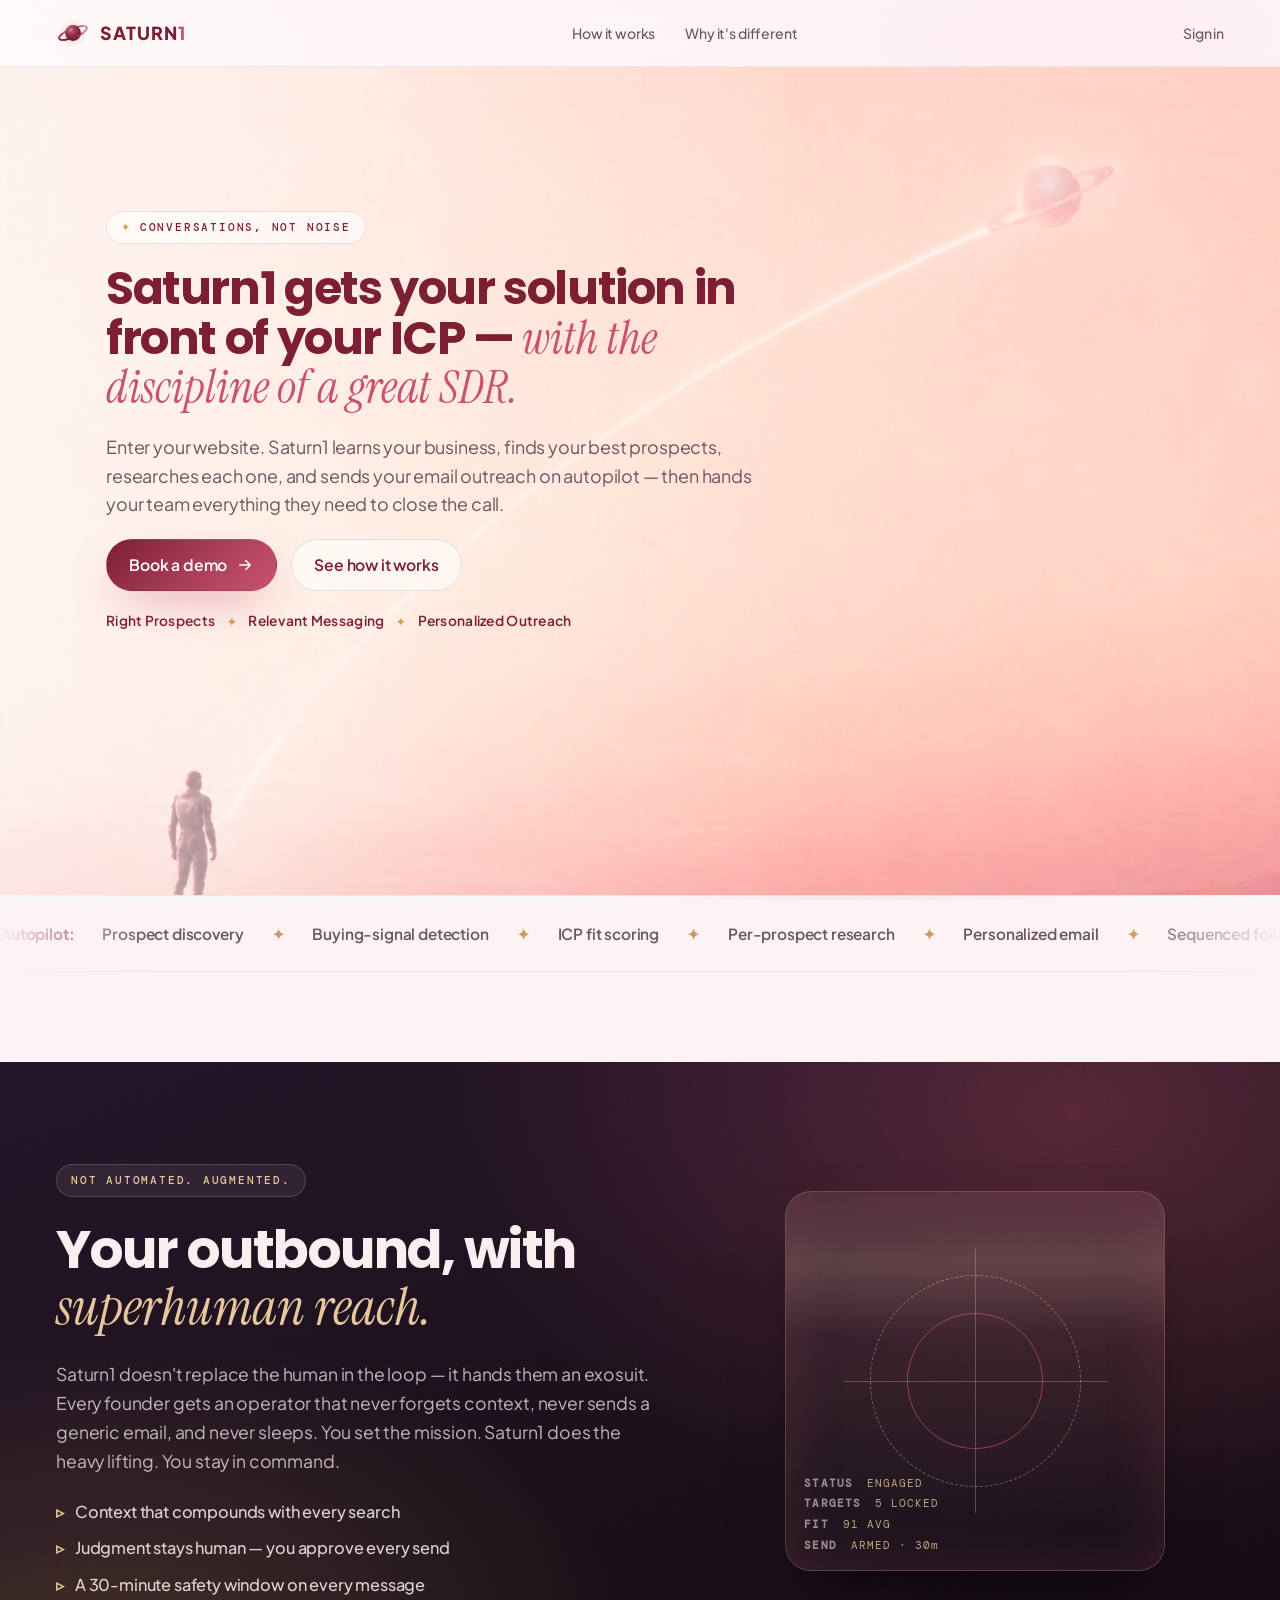
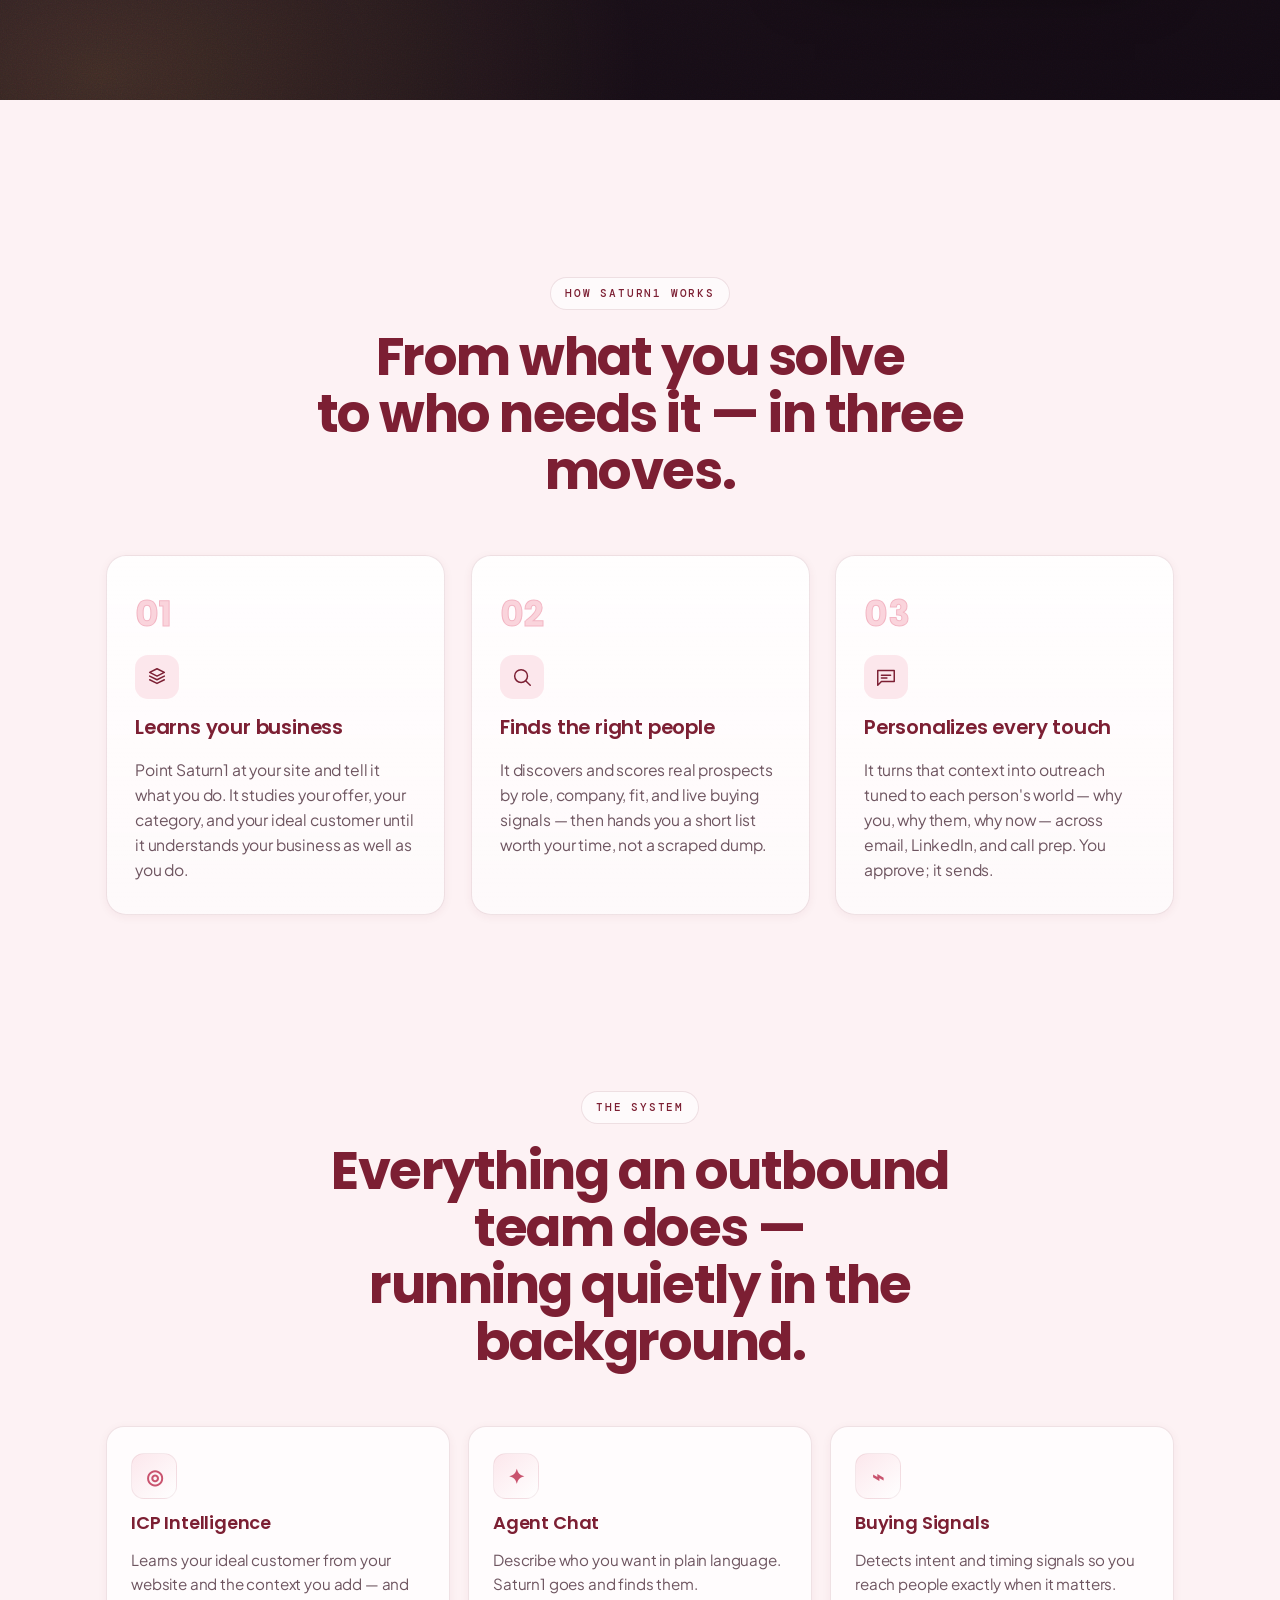
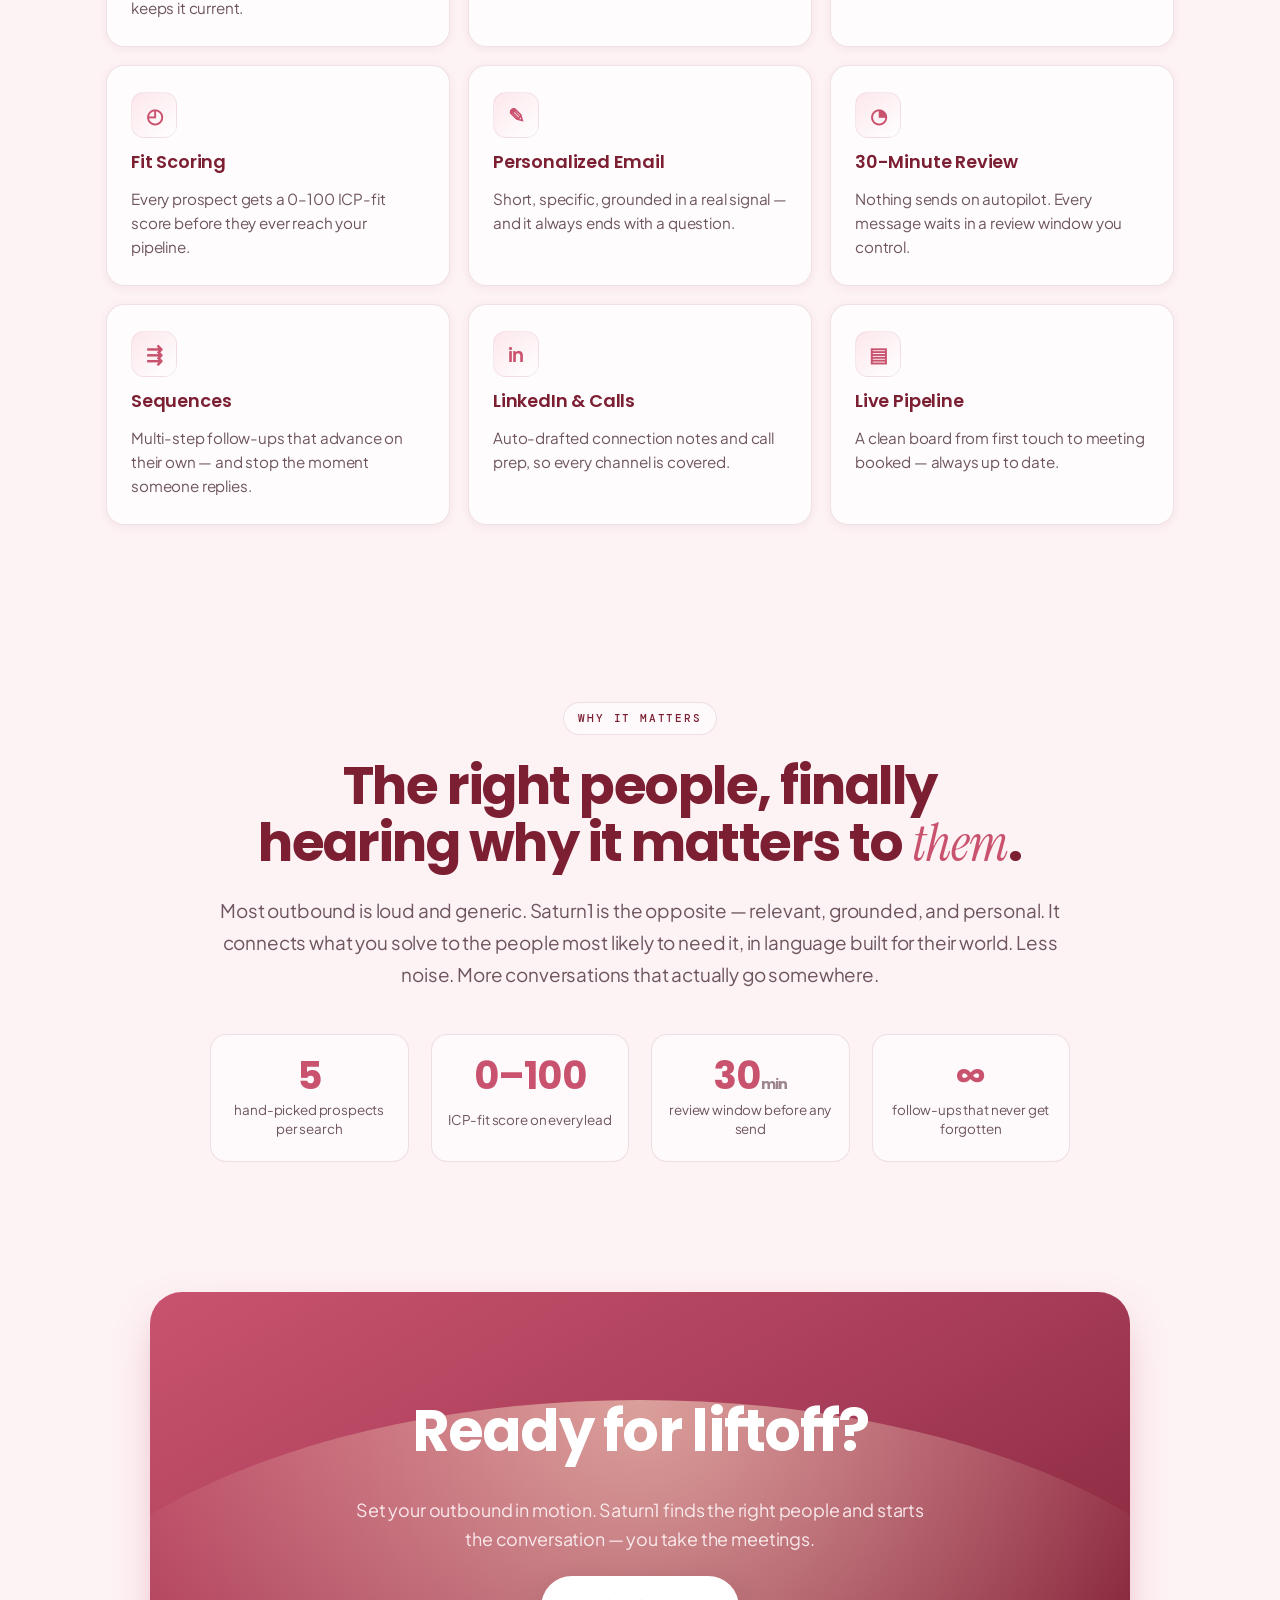
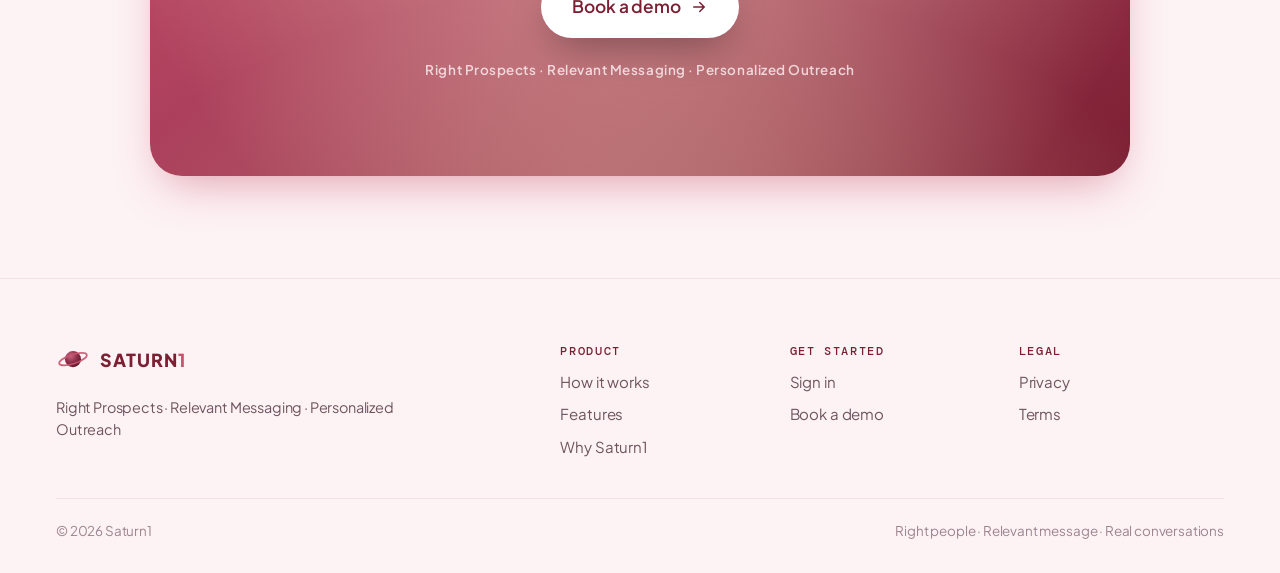
<file: oldpage/index.html>
<!doctype html>
<html lang="en">
<head>
  <meta charset="utf-8" />
  <meta name="viewport" content="width=device-width, initial-scale=1, viewport-fit=cover" />
  <title>Saturn1 — Right Prospects. Relevant Messaging. Personalized Outreach.</title>
  <meta name="description" content="Saturn1 helps founders turn what they solve into conversations with the right people — by learning your business, finding relevant prospects, and turning that context into personalized outbound." />
  <meta name="theme-color" content="#fdf2f4" />

  <!-- Open Graph -->
  <meta property="og:title" content="Saturn1 — Outbound that reaches the right people" />
  <meta property="og:description" content="Saturn1 learns your business, finds the prospects most likely to need you, and turns that context into personalized outreach." />
  <meta property="og:type" content="website" />

  <!-- Favicon: little ringed planet -->
  <link rel="icon" href="data:image/svg+xml,%3Csvg xmlns='http://www.w3.org/2000/svg' viewBox='0 0 32 32'%3E%3Ccircle cx='16' cy='15' r='8' fill='%23c9536e'/%3E%3Cellipse cx='16' cy='15' rx='14' ry='4.5' fill='none' stroke='%237c1f33' stroke-width='2' transform='rotate(-18 16 15)'/%3E%3C/svg%3E" />

  <!-- Fonts -->
  <link rel="preconnect" href="https://fonts.googleapis.com" />
  <link rel="preconnect" href="https://fonts.gstatic.com" crossorigin />
  <link href="https://fonts.googleapis.com/css2?family=DM+Mono:wght@400;500&family=Instrument+Serif:ital@0;1&family=Plus+Jakarta+Sans:wght@300;400;500;600;700;800&family=Poppins:wght@500;600;700;800&display=swap" rel="stylesheet" />

  <link rel="stylesheet" href="styles.css" />
</head>
<body>
  <!-- film grain overlay -->
  <div class="grain" aria-hidden="true"></div>

  <!-- ambient nebula glows -->
  <div class="ambient" aria-hidden="true">
    <span class="orb orb--rose"></span>
    <span class="orb orb--gold"></span>
    <span class="orb orb--wine"></span>
  </div>

  <!-- ───────────────────────── NAV ───────────────────────── -->
  <header class="nav" id="top">
    <a class="brand" href="#top" aria-label="Saturn1 home">
      <svg class="brand__glyph" viewBox="0 0 40 40" aria-hidden="true">
        <defs>
          <radialGradient id="navPlanet" cx="36%" cy="30%" r="80%">
            <stop offset="0%" stop-color="#c76681" />
            <stop offset="50%" stop-color="#8c2f48" />
            <stop offset="100%" stop-color="#551222" />
          </radialGradient>
          <radialGradient id="navHalo" cx="50%" cy="50%" r="50%">
            <stop offset="0%" stop-color="#c9536e" stop-opacity="0.30" />
            <stop offset="100%" stop-color="#c9536e" stop-opacity="0" />
          </radialGradient>
          <linearGradient id="navRing" x1="0" y1="0" x2="1" y2="0.35">
            <stop offset="0%" stop-color="#a8425c" />
            <stop offset="50%" stop-color="#6c1a2e" />
            <stop offset="100%" stop-color="#a8425c" />
          </linearGradient>
          <clipPath id="navRingFront"><rect x="0" y="20.5" width="40" height="19.5" /></clipPath>
        </defs>
        <circle cx="20" cy="20" r="17" fill="url(#navHalo)" />
        <g transform="rotate(-22 20 20)">
          <ellipse cx="20" cy="20" rx="17.5" ry="5.4" fill="none" stroke="url(#navRing)" stroke-width="2" opacity="0.68" />
        </g>
        <circle cx="20" cy="20" r="9.3" fill="url(#navPlanet)" />
        <ellipse cx="17" cy="16.5" rx="2.6" ry="1.7" fill="#fff" opacity="0.18" transform="rotate(-22 17 16.5)" />
        <g clip-path="url(#navRingFront)">
          <g transform="rotate(-22 20 20)">
            <ellipse cx="20" cy="20" rx="17.5" ry="5.4" fill="none" stroke="url(#navRing)" stroke-width="2" />
          </g>
        </g>
      </svg>
      <span class="brand__word">Saturn<span class="brand__one">1</span></span>
    </a>

    <nav class="nav__links" aria-label="Primary">
      <a href="#how">How it works</a>
      <a href="#why">Why it's different</a>
    </nav>

    <div class="nav__actions">
      <a class="link-ghost" href="https://reach.meeting-scheduled.com" target="_blank" rel="noopener">Sign in</a>
    </div>
  </header>

  <main>
    <!-- ───────────────────────── HERO ───────────────────────── -->
    <section class="hero" id="hero">
      <div class="hero__media" aria-hidden="true">
        <div class="hero__stage">
          <img class="hero__img" src="assets/hero.jpg" alt="" fetchpriority="high" />
          <svg class="hero__fx" viewBox="0 0 1672 941" preserveAspectRatio="xMidYMid slice" aria-hidden="true">
            <defs>
              <linearGradient id="fxArcGrad" gradientUnits="userSpaceOnUse" x1="445" y1="790" x2="1165" y2="232">
                <stop offset="0" stop-color="#fff" stop-opacity="0.04"/>
                <stop offset="0.55" stop-color="#fff" stop-opacity="0.32"/>
                <stop offset="1" stop-color="#fff" stop-opacity="0.82"/>
              </linearGradient>
              <radialGradient id="fxSatGlow" cx="50%" cy="50%" r="50%">
                <stop offset="0" stop-color="#fff" stop-opacity="0.6"/>
                <stop offset="42%" stop-color="#ffe9d8" stop-opacity="0.26"/>
                <stop offset="100%" stop-color="#ffd9c2" stop-opacity="0"/>
              </radialGradient>
              <filter id="fxBlur" x="-50%" y="-50%" width="200%" height="200%"><feGaussianBlur stdDeviation="2.6"/></filter>
              <filter id="fxSoft" x="-80%" y="-80%" width="260%" height="260%"><feGaussianBlur stdDeviation="6"/></filter>
              <clipPath id="fxClip"><circle cx="1224" cy="191" r="30"/></clipPath>
            </defs>
            <circle class="fx-halo" cx="1224" cy="191" r="58" fill="url(#fxSatGlow)"/>
            <g clip-path="url(#fxClip)">
              <ellipse class="fx-spin" cx="1224" cy="173" rx="13" ry="19" fill="#fff" opacity="0.22" filter="url(#fxSoft)"/>
            </g>
            <path class="fx-arc" d="M 445 790 Q 657 449 1165 232" fill="none" stroke="url(#fxArcGrad)" stroke-width="3" stroke-linecap="round" filter="url(#fxBlur)"/>
            <path class="fx-travel" d="M 445 790 Q 657 449 1165 232" fill="none" stroke="#fff" stroke-width="3.6" stroke-linecap="round" filter="url(#fxBlur)"/>
          </svg>
        </div>
      </div>
      <div class="hero__veil" aria-hidden="true"></div>

      <div class="hero__inner">
        <div class="hero__copy reveal">
          <span class="eyebrow"><span class="eyebrow__spark">✦</span> Conversations, not noise</span>
          <h1 class="hero__title">
            Saturn1 gets your solution in front of your ICP — <em>with the discipline of a great SDR.</em>
          </h1>
          <p class="hero__sub">
            Enter your website. Saturn1 learns your business, finds your best prospects, researches
            each one, and sends your email outreach on autopilot — then hands your team everything
            they need to close the call.
          </p>
          <div class="hero__cta">
            <a class="btn btn--primary" href="https://reach.meeting-scheduled.com" target="_blank" rel="noopener">
              Book a demo
              <svg viewBox="0 0 24 24" class="btn__arrow" aria-hidden="true"><path d="M5 12h14M13 6l6 6-6 6" fill="none" stroke="currentColor" stroke-width="2" stroke-linecap="round" stroke-linejoin="round"/></svg>
            </a>
            <a class="btn btn--ghost" href="#how">See how it works</a>
          </div>
          <ul class="hero__pills" aria-label="What Saturn1 delivers">
            <li>Right Prospects</li>
            <li class="dot" aria-hidden="true">✦</li>
            <li>Relevant Messaging</li>
            <li class="dot" aria-hidden="true">✦</li>
            <li>Personalized Outreach</li>
          </ul>
        </div>
      </div>
    </section>

    <!-- ───────────────── TRUST MARQUEE ───────────────── -->
    <section class="marquee" aria-label="What Saturn1 handles">
      <div class="marquee__track">
        <span class="marquee__lead">Autopilot:</span>
        <span>Prospect discovery</span><span class="sep">✦</span>
        <span>Buying-signal detection</span><span class="sep">✦</span>
        <span>ICP fit scoring</span><span class="sep">✦</span>
        <span>Per-prospect research</span><span class="sep">✦</span>
        <span>Personalized email</span><span class="sep">✦</span>
        <span>Sequenced follow-ups</span><span class="sep">✦</span>
        <span>LinkedIn openers</span><span class="sep">✦</span>
        <span>Call prep</span><span class="sep">✦</span>
        <!-- duplicate for seamless loop -->
        <span class="marquee__lead">Autopilot:</span>
        <span>Prospect discovery</span><span class="sep">✦</span>
        <span>Buying-signal detection</span><span class="sep">✦</span>
        <span>ICP fit scoring</span><span class="sep">✦</span>
        <span>Per-prospect research</span><span class="sep">✦</span>
        <span>Personalized email</span><span class="sep">✦</span>
        <span>Sequenced follow-ups</span><span class="sep">✦</span>
        <span>LinkedIn openers</span><span class="sep">✦</span>
        <span>Call prep</span><span class="sep">✦</span>
      </div>
    </section>

    <!-- ───────────────── AUGMENTED BAND ───────────────── -->
    <section class="augmented" id="augmented">
      <div class="augmented__inner">
        <div class="augmented__copy reveal">
          <span class="eyebrow eyebrow--light">Not automated. Augmented.</span>
          <h2 class="section__title section__title--light">
            Your outbound, with<br /><em>superhuman reach.</em>
          </h2>
          <p class="section__lede section__lede--light">
            Saturn1 doesn't replace the human in the loop — it hands them an exosuit. Every
            founder gets an operator that never forgets context, never sends a generic email,
            and never sleeps. You set the mission. Saturn1 does the heavy lifting. You stay in command.
          </p>
          <ul class="augmented__chips">
            <li><span class="tick">▹</span> Context that compounds with every search</li>
            <li><span class="tick">▹</span> Judgment stays human — you approve every send</li>
            <li><span class="tick">▹</span> A 30-minute safety window on every message</li>
          </ul>
        </div>

        <div class="augmented__visual reveal" aria-hidden="true">
          <div class="visor">
            <div class="visor__scan"></div>
            <div class="visor__reticle">
              <span class="ring r1"></span>
              <span class="ring r2"></span>
              <span class="cross"></span>
            </div>
            <div class="visor__readout">
              <span><b>STATUS</b> ENGAGED</span>
              <span><b>TARGETS</b> 5 LOCKED</span>
              <span><b>FIT</b> 91 AVG</span>
              <span><b>SEND</b> ARMED · 30m</span>
            </div>
          </div>
        </div>
      </div>
    </section>

    <!-- ───────────────── HOW IT WORKS ───────────────── -->
    <section class="how" id="how">
      <div class="section__head reveal">
        <span class="eyebrow">How Saturn1 works</span>
        <h2 class="section__title">From what you solve<br />to who needs it — in three moves.</h2>
      </div>

      <ol class="steps">
        <li class="step reveal">
          <div class="step__num">01</div>
          <div class="step__icon" aria-hidden="true">
            <svg viewBox="0 0 24 24"><path d="M12 3l8 4-8 4-8-4 8-4zM4 11l8 4 8-4M4 15l8 4 8-4" fill="none" stroke="currentColor" stroke-width="1.6" stroke-linecap="round" stroke-linejoin="round"/></svg>
          </div>
          <h3>Learns your business</h3>
          <p>Point Saturn1 at your site and tell it what you do. It studies your offer, your
            category, and your ideal customer until it understands your business as well as you do.</p>
        </li>
        <li class="step reveal">
          <div class="step__num">02</div>
          <div class="step__icon" aria-hidden="true">
            <svg viewBox="0 0 24 24"><circle cx="11" cy="11" r="7" fill="none" stroke="currentColor" stroke-width="1.6"/><path d="M16 16l5 5" stroke="currentColor" stroke-width="1.6" stroke-linecap="round"/></svg>
          </div>
          <h3>Finds the right people</h3>
          <p>It discovers and scores real prospects by role, company, fit, and live buying signals —
            then hands you a short list worth your time, not a scraped dump.</p>
        </li>
        <li class="step reveal">
          <div class="step__num">03</div>
          <div class="step__icon" aria-hidden="true">
            <svg viewBox="0 0 24 24"><path d="M3 5h18v12H7l-4 4V5z" fill="none" stroke="currentColor" stroke-width="1.6" stroke-linejoin="round"/><path d="M7 10h10M7 13h6" stroke="currentColor" stroke-width="1.6" stroke-linecap="round"/></svg>
          </div>
          <h3>Personalizes every touch</h3>
          <p>It turns that context into outreach tuned to each person's world — why you, why them,
            why now — across email, LinkedIn, and call prep. You approve; it sends.</p>
        </li>
      </ol>
    </section>

    <!-- ───────────────── FEATURES ───────────────── -->
    <section class="features" id="features">
      <div class="section__head reveal">
        <span class="eyebrow">The system</span>
        <h2 class="section__title">Everything an outbound team does —<br />running quietly in the background.</h2>
      </div>

      <div class="grid">
        <article class="card reveal">
          <div class="card__icon">◎</div>
          <h3>ICP Intelligence</h3>
          <p>Learns your ideal customer from your website and the context you add — and keeps it current.</p>
        </article>
        <article class="card reveal">
          <div class="card__icon">✦</div>
          <h3>Agent Chat</h3>
          <p>Describe who you want in plain language. Saturn1 goes and finds them.</p>
        </article>
        <article class="card reveal">
          <div class="card__icon">⌁</div>
          <h3>Buying Signals</h3>
          <p>Detects intent and timing signals so you reach people exactly when it matters.</p>
        </article>
        <article class="card reveal">
          <div class="card__icon">◴</div>
          <h3>Fit Scoring</h3>
          <p>Every prospect gets a 0–100 ICP-fit score before they ever reach your pipeline.</p>
        </article>
        <article class="card reveal">
          <div class="card__icon">✎</div>
          <h3>Personalized Email</h3>
          <p>Short, specific, grounded in a real signal — and it always ends with a question.</p>
        </article>
        <article class="card reveal">
          <div class="card__icon">◔</div>
          <h3>30-Minute Review</h3>
          <p>Nothing sends on autopilot. Every message waits in a review window you control.</p>
        </article>
        <article class="card reveal">
          <div class="card__icon">⇶</div>
          <h3>Sequences</h3>
          <p>Multi-step follow-ups that advance on their own — and stop the moment someone replies.</p>
        </article>
        <article class="card reveal">
          <div class="card__icon">in</div>
          <h3>LinkedIn &amp; Calls</h3>
          <p>Auto-drafted connection notes and call prep, so every channel is covered.</p>
        </article>
        <article class="card reveal">
          <div class="card__icon">▤</div>
          <h3>Live Pipeline</h3>
          <p>A clean board from first touch to meeting booked — always up to date.</p>
        </article>
      </div>
    </section>

    <!-- ───────────────── WHY / OUTCOME ───────────────── -->
    <section class="why" id="why">
      <div class="why__inner reveal">
        <span class="eyebrow">Why it matters</span>
        <h2 class="section__title why__title">
          The right people, finally<br />hearing why it matters to <em>them</em>.
        </h2>
        <p class="why__lede">
          Most outbound is loud and generic. Saturn1 is the opposite — relevant, grounded, and
          personal. It connects what you solve to the people most likely to need it, in language
          built for their world. Less noise. More conversations that actually go somewhere.
        </p>
        <div class="why__stats">
          <div class="stat"><span class="stat__num">5</span><span class="stat__label">hand-picked prospects per search</span></div>
          <div class="stat"><span class="stat__num">0–100</span><span class="stat__label">ICP-fit score on every lead</span></div>
          <div class="stat"><span class="stat__num">30<small>min</small></span><span class="stat__label">review window before any send</span></div>
          <div class="stat"><span class="stat__num">∞</span><span class="stat__label">follow-ups that never get forgotten</span></div>
        </div>
      </div>
    </section>

    <!-- ───────────────── FINAL CTA ───────────────── -->
    <section class="cta">
      <div class="cta__inner reveal">
        <div class="cta__planet" aria-hidden="true"></div>
        <h2 class="cta__title">Ready for liftoff?</h2>
        <p class="cta__sub">
          Set your outbound in motion. Saturn1 finds the right people and starts the
          conversation — you take the meetings.
        </p>
        <a class="btn btn--primary btn--lg" href="https://reach.meeting-scheduled.com" target="_blank" rel="noopener">
          Book a demo
          <svg viewBox="0 0 24 24" class="btn__arrow" aria-hidden="true"><path d="M5 12h14M13 6l6 6-6 6" fill="none" stroke="currentColor" stroke-width="2" stroke-linecap="round" stroke-linejoin="round"/></svg>
        </a>
        <p class="cta__tagline">Right Prospects · Relevant Messaging · Personalized Outreach</p>
      </div>
    </section>
  </main>

  <!-- ───────────────────────── FOOTER ───────────────────────── -->
  <footer class="footer">
    <div class="footer__inner">
      <div class="footer__brand">
        <a class="brand" href="#top" aria-label="Saturn1 home">
          <svg class="brand__glyph" viewBox="0 0 40 40" aria-hidden="true">
            <circle cx="20" cy="19" r="9.5" fill="url(#navPlanet)" />
            <ellipse cx="20" cy="19" rx="17" ry="5.4" fill="none" stroke="#c9536e" stroke-width="2.1" opacity="0.9" transform="rotate(-18 20 19)" />
          </svg>
          <span class="brand__word">Saturn<span class="brand__one">1</span></span>
        </a>
        <p class="footer__tag">Right Prospects · Relevant Messaging · Personalized Outreach</p>
      </div>
      <nav class="footer__cols" aria-label="Footer">
        <div class="footer__col">
          <h4>Product</h4>
          <a href="#how">How it works</a>
          <a href="#features">Features</a>
          <a href="#why">Why Saturn1</a>
        </div>
        <div class="footer__col">
          <h4>Get started</h4>
          <a href="https://reach.meeting-scheduled.com" target="_blank" rel="noopener">Sign in</a>
          <a href="https://reach.meeting-scheduled.com" target="_blank" rel="noopener">Book a demo</a>
        </div>
        <div class="footer__col">
          <h4>Legal</h4>
          <a href="https://www.meeting-scheduled.com/privacy" target="_blank" rel="noopener">Privacy</a>
          <a href="https://www.meeting-scheduled.com/terms.html" target="_blank" rel="noopener">Terms</a>
        </div>
      </nav>
    </div>
    <div class="footer__base">
      <span>© 2026 Saturn1</span>
      <span class="footer__made">Right people · Relevant message · Real conversations</span>
    </div>
  </footer>

  <script src="script.js"></script>
</body>
</html>
</file>
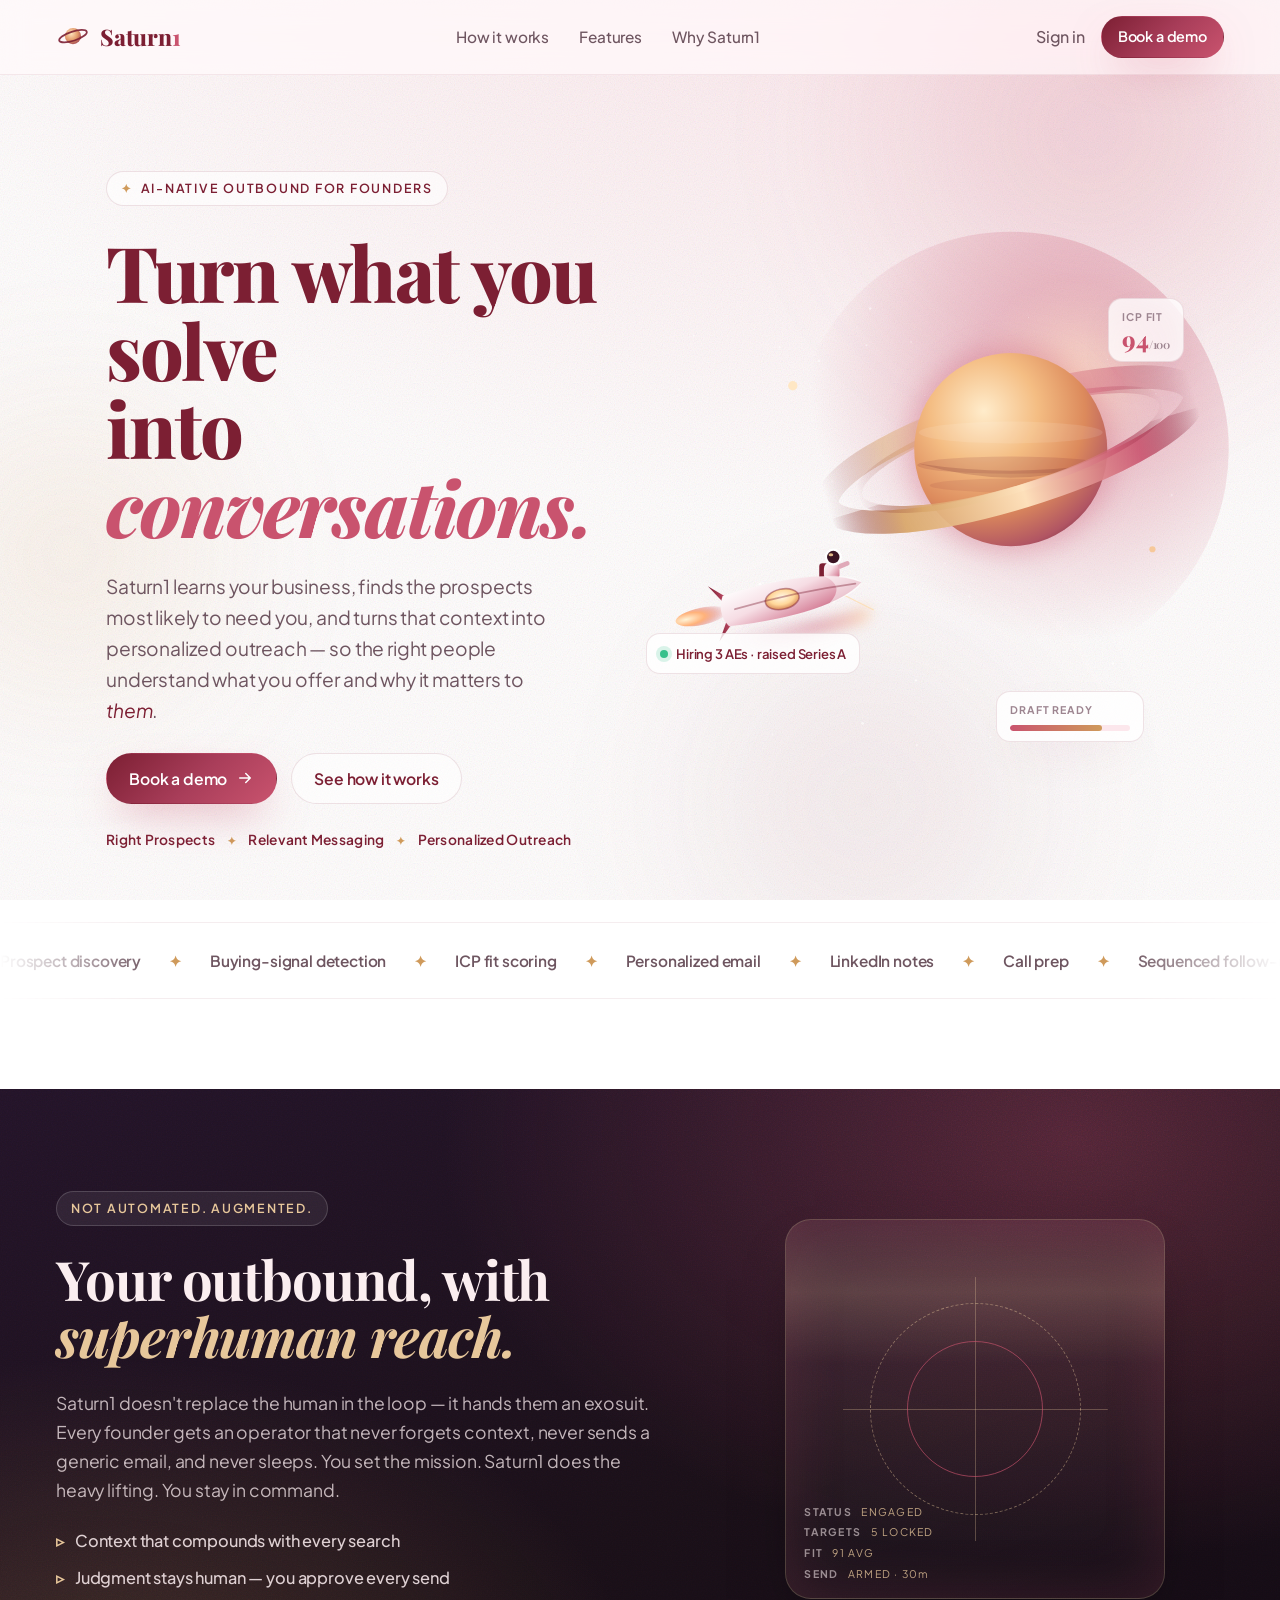
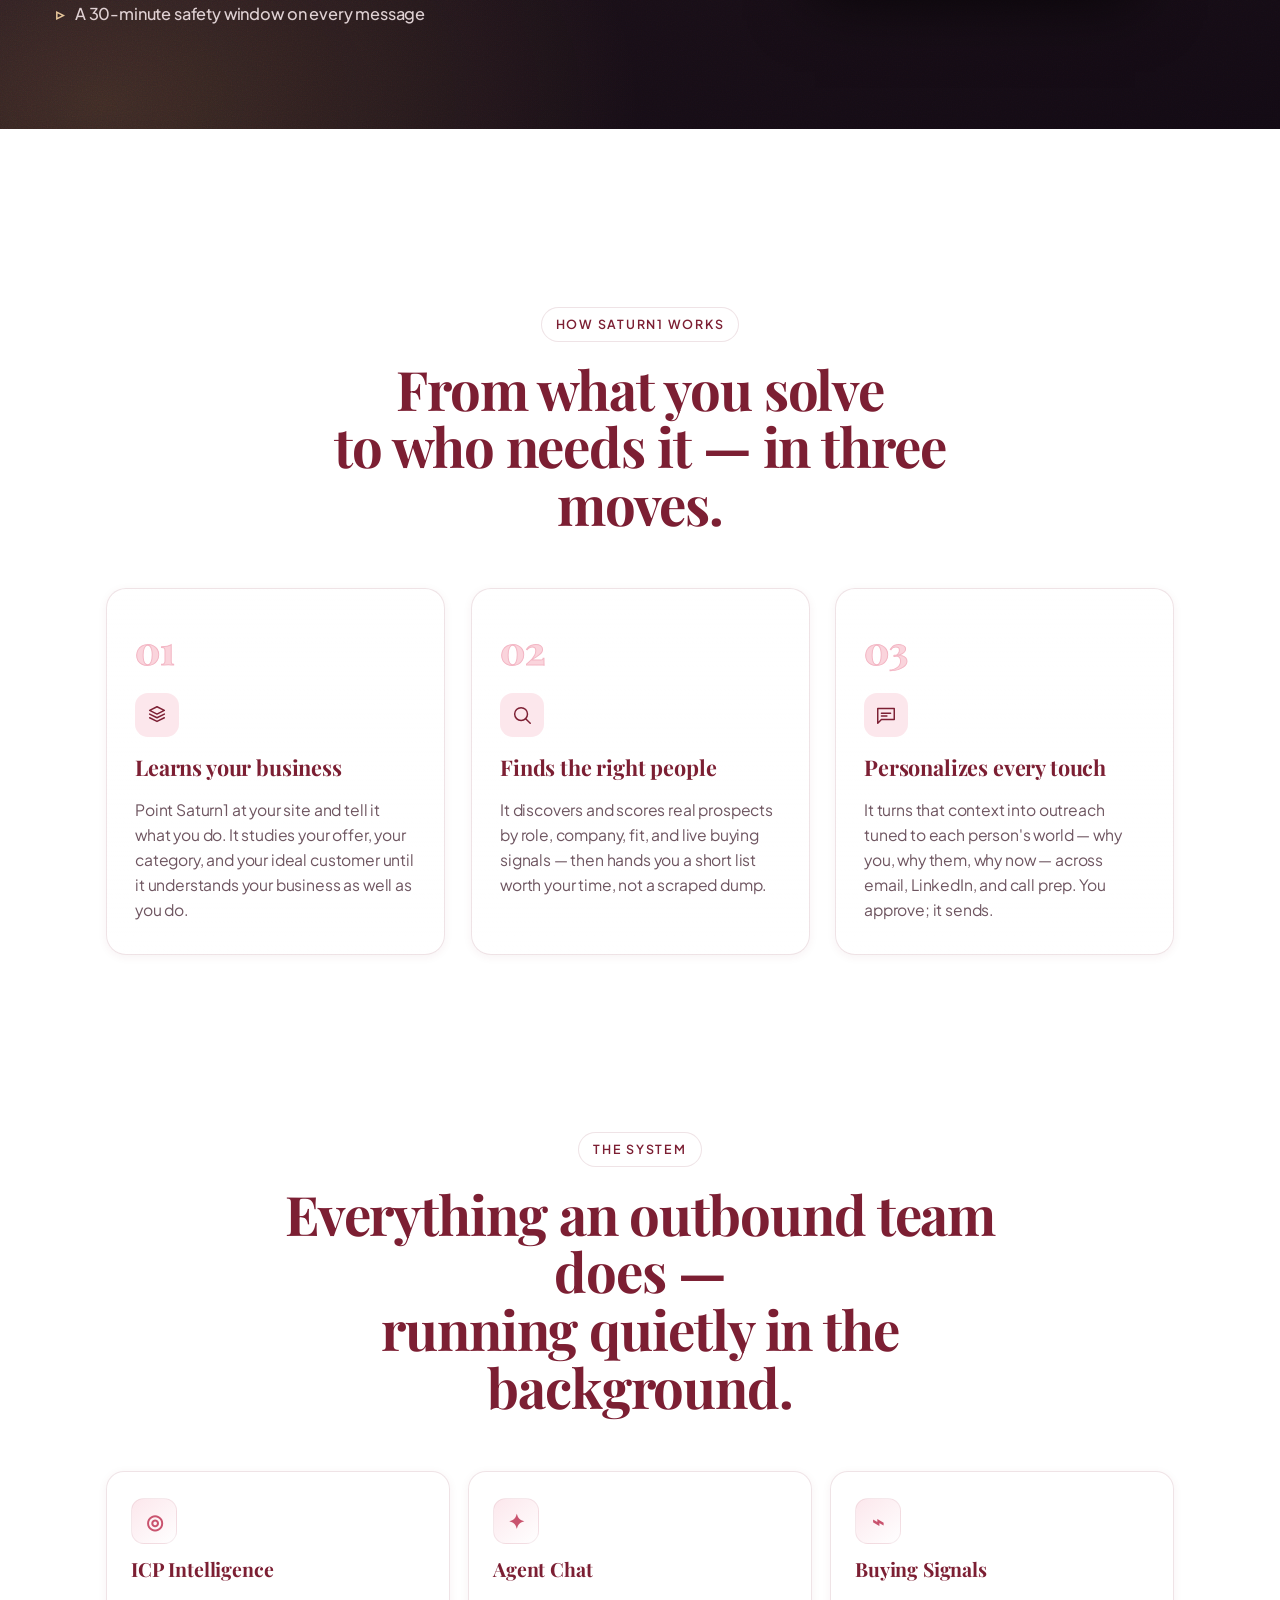
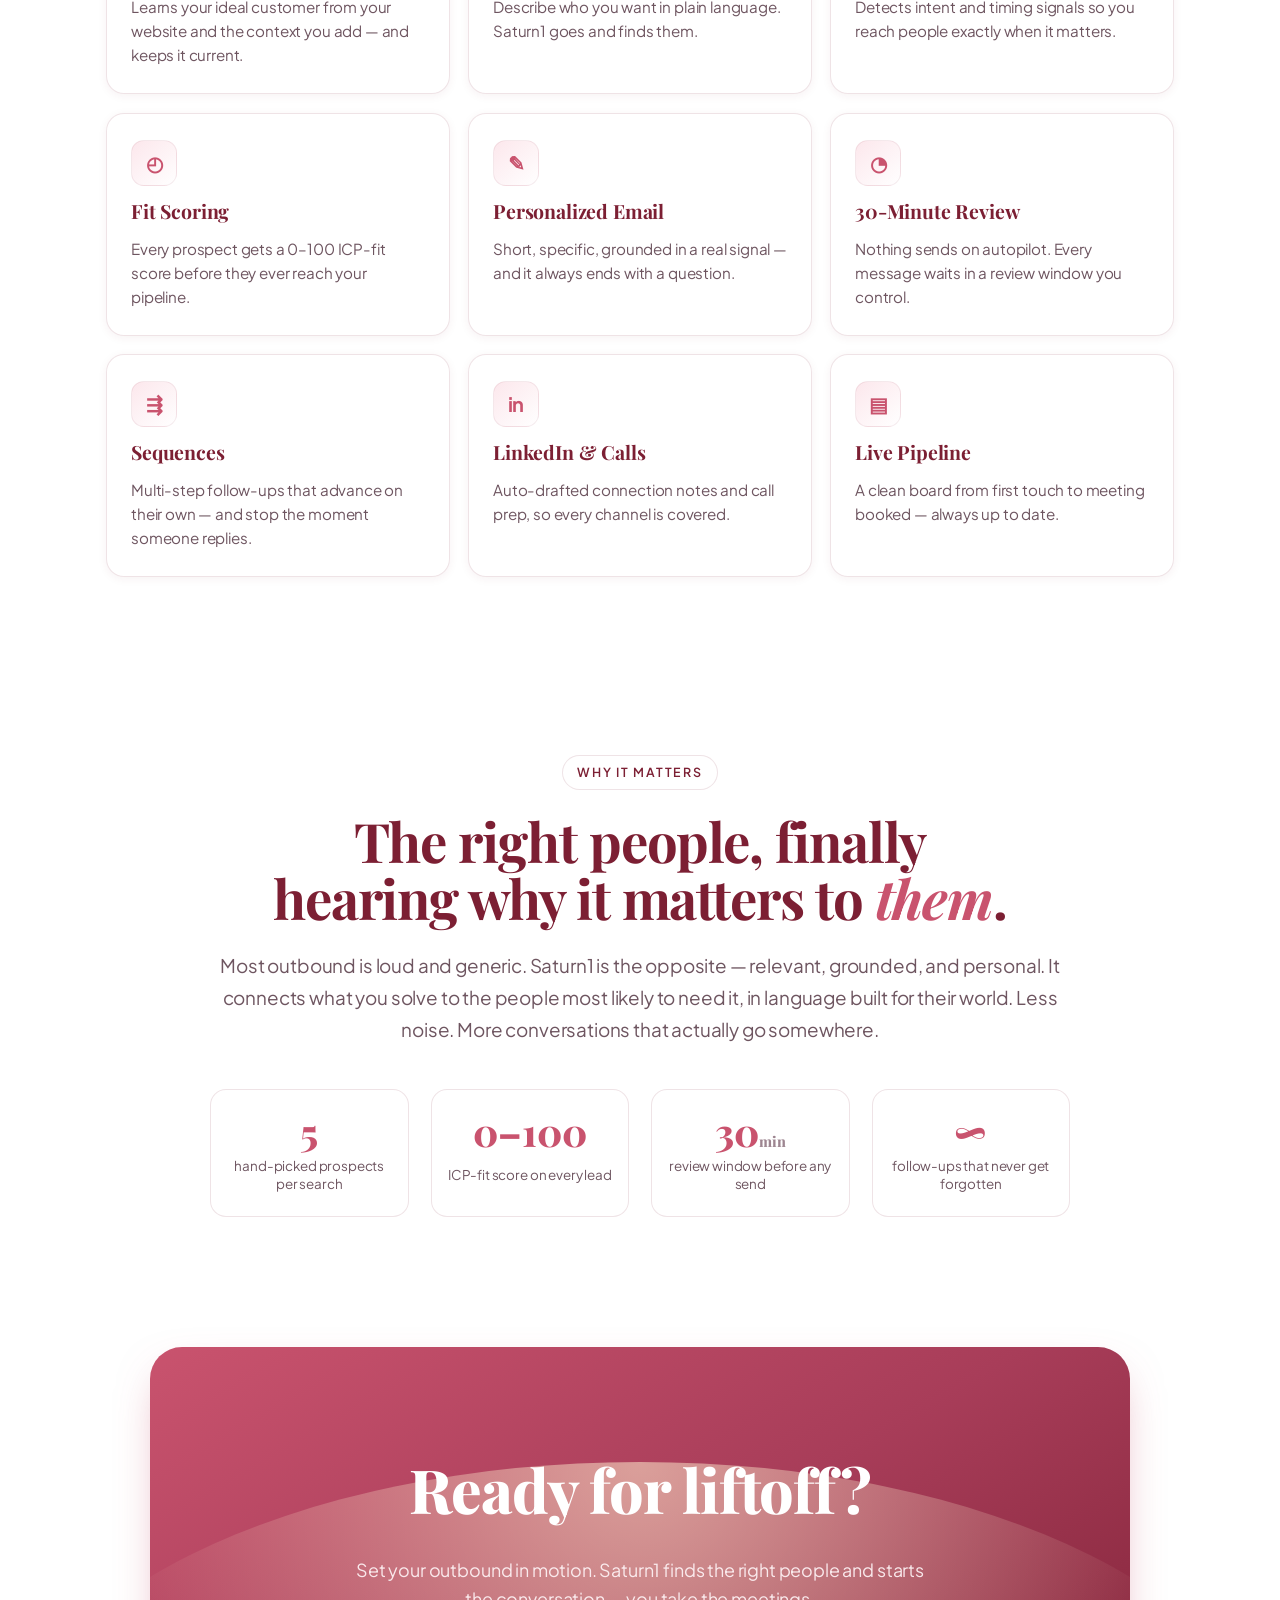
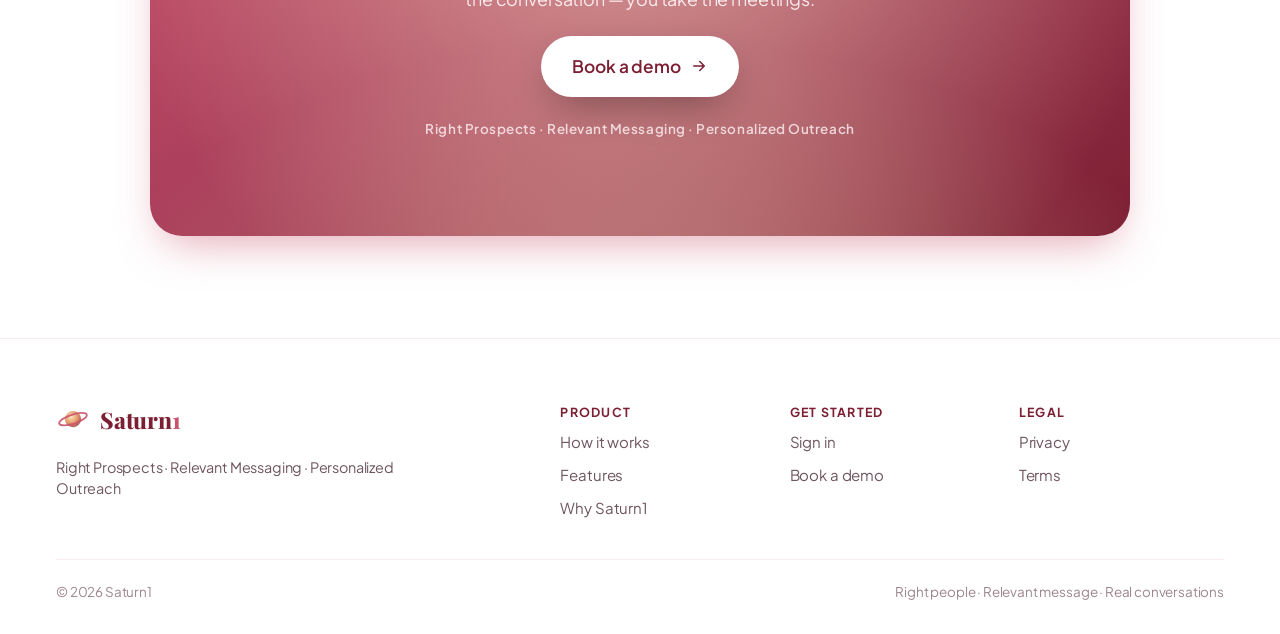
<file: oldpage1/index.html>
<!doctype html>
<html lang="en">
<head>
  <meta charset="utf-8" />
  <meta name="viewport" content="width=device-width, initial-scale=1, viewport-fit=cover" />
  <title>Saturn1 — Right Prospects. Relevant Messaging. Personalized Outreach.</title>
  <meta name="description" content="Saturn1 helps founders turn what they solve into conversations with the right people — by learning your business, finding relevant prospects, and turning that context into personalized outbound." />
  <meta name="theme-color" content="#fdf2f4" />

  <!-- Open Graph -->
  <meta property="og:title" content="Saturn1 — Outbound that reaches the right people" />
  <meta property="og:description" content="Saturn1 learns your business, finds the prospects most likely to need you, and turns that context into personalized outreach." />
  <meta property="og:type" content="website" />

  <!-- Favicon: little ringed planet -->
  <link rel="icon" href="data:image/svg+xml,%3Csvg xmlns='http://www.w3.org/2000/svg' viewBox='0 0 32 32'%3E%3Ccircle cx='16' cy='15' r='8' fill='%23c9536e'/%3E%3Cellipse cx='16' cy='15' rx='14' ry='4.5' fill='none' stroke='%237c1f33' stroke-width='2' transform='rotate(-18 16 15)'/%3E%3C/svg%3E" />

  <!-- Fonts -->
  <link rel="preconnect" href="https://fonts.googleapis.com" />
  <link rel="preconnect" href="https://fonts.gstatic.com" crossorigin />
  <link href="https://fonts.googleapis.com/css2?family=Playfair+Display:ital,wght@0,400;0,500;0,600;0,700;0,800;0,900;1,400;1,500;1,600&family=Plus+Jakarta+Sans:wght@300;400;500;600;700;800&display=swap" rel="stylesheet" />

  <link rel="stylesheet" href="styles.css" />
</head>
<body>
  <!-- film grain overlay -->
  <div class="grain" aria-hidden="true"></div>

  <!-- ambient nebula glows -->
  <div class="ambient" aria-hidden="true">
    <span class="orb orb--rose"></span>
    <span class="orb orb--gold"></span>
    <span class="orb orb--wine"></span>
  </div>

  <!-- ───────────────────────── NAV ───────────────────────── -->
  <header class="nav" id="top">
    <a class="brand" href="#top" aria-label="Saturn1 home">
      <svg class="brand__glyph" viewBox="0 0 40 40" aria-hidden="true">
        <defs>
          <radialGradient id="navPlanet" cx="38%" cy="34%" r="75%">
            <stop offset="0%" stop-color="#ffe6bf" />
            <stop offset="55%" stop-color="#e29a6a" />
            <stop offset="100%" stop-color="#9c3f50" />
          </radialGradient>
        </defs>
        <circle cx="20" cy="19" r="9.5" fill="url(#navPlanet)" />
        <ellipse cx="20" cy="19" rx="17" ry="5.4" fill="none" stroke="#7c1f33" stroke-width="2.1" opacity="0.9" transform="rotate(-18 20 19)" />
      </svg>
      <span class="brand__word">Saturn<span class="brand__one">1</span></span>
    </a>

    <nav class="nav__links" aria-label="Primary">
      <a href="#how">How it works</a>
      <a href="#features">Features</a>
      <a href="#why">Why Saturn1</a>
    </nav>

    <div class="nav__actions">
      <a class="link-ghost" href="https://reach.meeting-scheduled.com" target="_blank" rel="noopener">Sign in</a>
      <a class="btn btn--primary btn--sm" href="https://reach.meeting-scheduled.com" target="_blank" rel="noopener">Book a demo</a>
    </div>
  </header>

  <main>
    <!-- ───────────────────────── HERO ───────────────────────── -->
    <section class="hero">
      <div class="hero__copy reveal">
        <span class="eyebrow"><span class="eyebrow__spark">✦</span> AI-native outbound for founders</span>
        <h1 class="hero__title">
          Turn what you solve<br />into <em>conversations.</em>
        </h1>
        <p class="hero__sub">
          Saturn1 learns your business, finds the prospects most likely to need you, and turns
          that context into personalized outreach — so the right people understand what you
          offer and why it matters to <em>them</em>.
        </p>
        <div class="hero__cta">
          <a class="btn btn--primary" href="https://reach.meeting-scheduled.com" target="_blank" rel="noopener">
            Book a demo
            <svg viewBox="0 0 24 24" class="btn__arrow" aria-hidden="true"><path d="M5 12h14M13 6l6 6-6 6" fill="none" stroke="currentColor" stroke-width="2" stroke-linecap="round" stroke-linejoin="round"/></svg>
          </a>
          <a class="btn btn--ghost" href="#how">See how it works</a>
        </div>
        <ul class="hero__pills" aria-label="What Saturn1 delivers">
          <li>Right Prospects</li>
          <li class="dot" aria-hidden="true">✦</li>
          <li>Relevant Messaging</li>
          <li class="dot" aria-hidden="true">✦</li>
          <li>Personalized Outreach</li>
        </ul>
      </div>

      <!-- ───── Saturn scene ───── -->
      <div class="hero__scene reveal" aria-hidden="true">
        <div class="scene__frame">
          <!--
            ░ AI HERO IMAGE SWAP ░
            The illustrated SVG below is the live default hero. To swap in an
            AI-generated image, drop a file into saturn1-site/assets/ (e.g.
            hero.jpg) and uncomment the line below — it covers the SVG:

              <img class="scene__photo" src="assets/hero.jpg" alt="" />

            Prompts to generate one (FLUX / Midjourney / DALL·E):
            1) "A lone empowered astronaut-explorer piloting a sleek elegant
               chrome-and-rose spaceship gliding through deep space toward the
               planet Saturn with luminous golden rings. Cinematic wide shot,
               soft dusty-rose and warm gold palette, pink nebula clouds, subtle
               film grain, premium minimal tech-startup aesthetic, confident and
               aspirational mood, volumetric light, no text, no logos."
            2) "Heroic three-quarter view of a confident SDR-astronaut in a
               polished rose-and-chrome exosuit at the controls of a minimalist
               cockpit, Saturn and its golden rings filling the window, warm gold
               rim light, dusty-rose ambient glow, cinematic, premium SaaS brand
               aesthetic, no text."
          -->
          <svg class="scene" viewBox="0 0 640 620" role="img" aria-label="A sleek spaceship and an explorer travelling toward the planet Saturn">
            <defs>
              <radialGradient id="sceneGlow" cx="64%" cy="34%" r="60%">
                <stop offset="0%" stop-color="rgba(255,210,170,0.55)" />
                <stop offset="38%" stop-color="rgba(201,83,110,0.30)" />
                <stop offset="100%" stop-color="rgba(201,83,110,0)" />
              </radialGradient>
              <radialGradient id="planetGrad" cx="36%" cy="30%" r="82%">
                <stop offset="0%" stop-color="#ffeccb" />
                <stop offset="34%" stop-color="#f4bd83" />
                <stop offset="64%" stop-color="#dc8a5c" />
                <stop offset="88%" stop-color="#b15563" />
                <stop offset="100%" stop-color="#7c2f44" />
              </radialGradient>
              <linearGradient id="ringGrad" x1="0%" y1="0%" x2="100%" y2="0%">
                <stop offset="0%" stop-color="rgba(124,31,51,0)" />
                <stop offset="18%" stop-color="rgba(216,165,103,0.85)" />
                <stop offset="50%" stop-color="rgba(255,228,191,0.95)" />
                <stop offset="82%" stop-color="rgba(201,83,110,0.8)" />
                <stop offset="100%" stop-color="rgba(124,31,51,0)" />
              </linearGradient>
              <linearGradient id="shipBody" x1="0%" y1="0%" x2="100%" y2="100%">
                <stop offset="0%" stop-color="#ffffff" />
                <stop offset="42%" stop-color="#f6dde4" />
                <stop offset="78%" stop-color="#d98aa0" />
                <stop offset="100%" stop-color="#a83d59" />
              </linearGradient>
              <linearGradient id="shipFin" x1="0%" y1="0%" x2="100%" y2="0%">
                <stop offset="0%" stop-color="#7c1f33" />
                <stop offset="100%" stop-color="#c9536e" />
              </linearGradient>
              <linearGradient id="trailGrad" x1="100%" y1="0%" x2="0%" y2="0%">
                <stop offset="0%" stop-color="rgba(255,221,180,0.9)" />
                <stop offset="40%" stop-color="rgba(201,83,110,0.5)" />
                <stop offset="100%" stop-color="rgba(201,83,110,0)" />
              </linearGradient>
              <radialGradient id="cockpit" cx="50%" cy="40%" r="60%">
                <stop offset="0%" stop-color="#fff7e6" />
                <stop offset="60%" stop-color="#ffd79a" />
                <stop offset="100%" stop-color="#d8895a" />
              </radialGradient>
              <radialGradient id="flame" cx="20%" cy="50%" r="80%">
                <stop offset="0%" stop-color="#fff3d6" />
                <stop offset="45%" stop-color="#ffb27a" />
                <stop offset="100%" stop-color="rgba(201,83,110,0)" />
              </radialGradient>
              <filter id="soft" x="-60%" y="-60%" width="220%" height="220%">
                <feGaussianBlur stdDeviation="9" />
              </filter>
              <filter id="softer" x="-80%" y="-80%" width="260%" height="260%">
                <feGaussianBlur stdDeviation="18" />
              </filter>
              <clipPath id="ringFront">
                <rect x="120" y="250" width="640" height="420" />
              </clipPath>
            </defs>

            <!-- big ambient glow -->
            <circle cx="430" cy="232" r="280" fill="url(#sceneGlow)" />

            <!-- starfield (populated by script.js) -->
            <g id="stars"></g>

            <!-- Saturn -->
            <g class="planet-system">
              <!-- back half of the rings -->
              <g transform="rotate(-17 430 232)">
                <ellipse cx="430" cy="232" rx="246" ry="62" fill="none" stroke="url(#ringGrad)" stroke-width="30" opacity="0.55" />
                <ellipse cx="430" cy="232" rx="204" ry="51" fill="none" stroke="url(#ringGrad)" stroke-width="9" opacity="0.5" />
              </g>

              <!-- planet glow -->
              <circle cx="430" cy="232" r="132" fill="#c9536e" opacity="0.35" filter="url(#softer)" />
              <!-- planet body -->
              <circle cx="430" cy="232" r="124" fill="url(#planetGrad)" />
              <!-- subtle bands -->
              <ellipse cx="430" cy="210" rx="118" ry="14" fill="#ffffff" opacity="0.10" />
              <ellipse cx="430" cy="252" rx="120" ry="11" fill="#7c1f33" opacity="0.14" />
              <ellipse cx="430" cy="278" rx="104" ry="9" fill="#7c1f33" opacity="0.10" />
              <!-- ring shadow cast on planet -->
              <path d="M312 250 Q430 286 548 250 Q430 268 312 250 Z" fill="#5e1626" opacity="0.18" />

              <!-- front half of the rings -->
              <g transform="rotate(-17 430 232)" clip-path="url(#ringFront)">
                <ellipse cx="430" cy="232" rx="246" ry="62" fill="none" stroke="url(#ringGrad)" stroke-width="30" />
                <ellipse cx="430" cy="232" rx="204" ry="51" fill="none" stroke="url(#ringGrad)" stroke-width="9" opacity="0.85" />
              </g>

              <!-- moons -->
              <circle class="moon moon--1" cx="150" cy="150" r="6" fill="#ffe7c4" />
              <circle class="moon moon--2" cx="612" cy="360" r="4" fill="#f6c89a" />
            </g>

            <!-- Spaceship + explorer, drifting toward Saturn -->
            <g class="voyager">
              <!-- engine trail -->
              <path class="trail" d="M70 470 Q210 452 250 432 L246 452 Q150 478 70 488 Z" fill="url(#trailGrad)" filter="url(#soft)" />

              <!-- explorer (tethered, gazing toward Saturn) -->
              <g class="explorer" transform="translate(196 372)">
                <line x1="6" y1="40" x2="58" y2="66" stroke="#ffd79a" stroke-width="1.4" opacity="0.6" />
                <g class="explorer__body">
                  <!-- backpack -->
                  <rect x="-12" y="6" width="12" height="22" rx="4" fill="#7c1f33" />
                  <!-- torso -->
                  <rect x="-6" y="4" width="20" height="26" rx="9" fill="url(#shipBody)" />
                  <!-- helmet -->
                  <circle cx="6" cy="-2" r="11" fill="#fff" />
                  <circle cx="6" cy="-2" r="8" fill="#3a1322" />
                  <ellipse cx="3" cy="-5" rx="3" ry="2" fill="#ffd79a" opacity="0.85" />
                  <!-- limbs -->
                  <rect x="-10" y="28" width="7" height="20" rx="3.5" fill="#e0a9b8" transform="rotate(12 -7 28)" />
                  <rect x="9" y="28" width="7" height="20" rx="3.5" fill="#e0a9b8" transform="rotate(-10 12 28)" />
                  <rect x="12" y="8" width="16" height="6" rx="3" fill="#e0a9b8" transform="rotate(-22 12 11)" />
                </g>
              </g>

              <!-- ship -->
              <g class="ship" transform="translate(40 430) rotate(-12)">
                <!-- flames -->
                <ellipse class="flame" cx="-14" cy="24" rx="34" ry="11" fill="url(#flame)" />
                <!-- rear fins -->
                <path d="M24 8 L2 -12 L18 14 Z" fill="url(#shipFin)" />
                <path d="M24 40 L2 60 L18 34 Z" fill="url(#shipFin)" />
                <!-- hull -->
                <path d="M18 4 Q150 -8 196 24 Q150 56 18 44 Q6 24 18 4 Z" fill="url(#shipBody)" />
                <!-- nose accent -->
                <path d="M150 6 Q190 12 196 24 Q190 36 150 42 Q176 24 150 6 Z" fill="#fff" opacity="0.55" />
                <!-- cockpit -->
                <ellipse cx="92" cy="24" rx="22" ry="13" fill="url(#cockpit)" />
                <ellipse cx="92" cy="24" rx="22" ry="13" fill="none" stroke="#7c1f33" stroke-width="2" opacity="0.45" />
                <!-- racing stripe -->
                <path d="M30 24 Q110 18 188 24" fill="none" stroke="#7c1f33" stroke-width="2.4" opacity="0.4" stroke-linecap="round" />
              </g>
            </g>
          </svg>
        </div>

        <!-- floating HUD chips around the scene -->
        <div class="chip chip--score">
          <span class="chip__label">ICP fit</span>
          <span class="chip__value">94<small>/100</small></span>
        </div>
        <div class="chip chip--signal">
          <span class="chip__dot"></span> Hiring 3 AEs · raised Series A
        </div>
        <div class="chip chip--draft">
          <span class="chip__label">Draft ready</span>
          <span class="chip__bar"><i></i></span>
        </div>
      </div>
    </section>

    <!-- ───────────────── TRUST MARQUEE ───────────────── -->
    <section class="marquee" aria-label="What Saturn1 handles">
      <div class="marquee__track">
        <span>Prospect discovery</span><span class="sep">✦</span>
        <span>Buying-signal detection</span><span class="sep">✦</span>
        <span>ICP fit scoring</span><span class="sep">✦</span>
        <span>Personalized email</span><span class="sep">✦</span>
        <span>LinkedIn notes</span><span class="sep">✦</span>
        <span>Call prep</span><span class="sep">✦</span>
        <span>Sequenced follow-ups</span><span class="sep">✦</span>
        <span>30-minute review window</span><span class="sep">✦</span>
        <!-- duplicate for seamless loop -->
        <span>Prospect discovery</span><span class="sep">✦</span>
        <span>Buying-signal detection</span><span class="sep">✦</span>
        <span>ICP fit scoring</span><span class="sep">✦</span>
        <span>Personalized email</span><span class="sep">✦</span>
        <span>LinkedIn notes</span><span class="sep">✦</span>
        <span>Call prep</span><span class="sep">✦</span>
        <span>Sequenced follow-ups</span><span class="sep">✦</span>
        <span>30-minute review window</span><span class="sep">✦</span>
      </div>
    </section>

    <!-- ───────────────── AUGMENTED BAND ───────────────── -->
    <section class="augmented" id="augmented">
      <div class="augmented__inner">
        <div class="augmented__copy reveal">
          <span class="eyebrow eyebrow--light">Not automated. Augmented.</span>
          <h2 class="section__title section__title--light">
            Your outbound, with<br /><em>superhuman reach.</em>
          </h2>
          <p class="section__lede section__lede--light">
            Saturn1 doesn't replace the human in the loop — it hands them an exosuit. Every
            founder gets an operator that never forgets context, never sends a generic email,
            and never sleeps. You set the mission. Saturn1 does the heavy lifting. You stay in command.
          </p>
          <ul class="augmented__chips">
            <li><span class="tick">▹</span> Context that compounds with every search</li>
            <li><span class="tick">▹</span> Judgment stays human — you approve every send</li>
            <li><span class="tick">▹</span> A 30-minute safety window on every message</li>
          </ul>
        </div>

        <div class="augmented__visual reveal" aria-hidden="true">
          <div class="visor">
            <div class="visor__scan"></div>
            <div class="visor__reticle">
              <span class="ring r1"></span>
              <span class="ring r2"></span>
              <span class="cross"></span>
            </div>
            <div class="visor__readout">
              <span><b>STATUS</b> ENGAGED</span>
              <span><b>TARGETS</b> 5 LOCKED</span>
              <span><b>FIT</b> 91 AVG</span>
              <span><b>SEND</b> ARMED · 30m</span>
            </div>
          </div>
        </div>
      </div>
    </section>

    <!-- ───────────────── HOW IT WORKS ───────────────── -->
    <section class="how" id="how">
      <div class="section__head reveal">
        <span class="eyebrow">How Saturn1 works</span>
        <h2 class="section__title">From what you solve<br />to who needs it — in three moves.</h2>
      </div>

      <ol class="steps">
        <li class="step reveal">
          <div class="step__num">01</div>
          <div class="step__icon" aria-hidden="true">
            <svg viewBox="0 0 24 24"><path d="M12 3l8 4-8 4-8-4 8-4zM4 11l8 4 8-4M4 15l8 4 8-4" fill="none" stroke="currentColor" stroke-width="1.6" stroke-linecap="round" stroke-linejoin="round"/></svg>
          </div>
          <h3>Learns your business</h3>
          <p>Point Saturn1 at your site and tell it what you do. It studies your offer, your
            category, and your ideal customer until it understands your business as well as you do.</p>
        </li>
        <li class="step reveal">
          <div class="step__num">02</div>
          <div class="step__icon" aria-hidden="true">
            <svg viewBox="0 0 24 24"><circle cx="11" cy="11" r="7" fill="none" stroke="currentColor" stroke-width="1.6"/><path d="M16 16l5 5" stroke="currentColor" stroke-width="1.6" stroke-linecap="round"/></svg>
          </div>
          <h3>Finds the right people</h3>
          <p>It discovers and scores real prospects by role, company, fit, and live buying signals —
            then hands you a short list worth your time, not a scraped dump.</p>
        </li>
        <li class="step reveal">
          <div class="step__num">03</div>
          <div class="step__icon" aria-hidden="true">
            <svg viewBox="0 0 24 24"><path d="M3 5h18v12H7l-4 4V5z" fill="none" stroke="currentColor" stroke-width="1.6" stroke-linejoin="round"/><path d="M7 10h10M7 13h6" stroke="currentColor" stroke-width="1.6" stroke-linecap="round"/></svg>
          </div>
          <h3>Personalizes every touch</h3>
          <p>It turns that context into outreach tuned to each person's world — why you, why them,
            why now — across email, LinkedIn, and call prep. You approve; it sends.</p>
        </li>
      </ol>
    </section>

    <!-- ───────────────── FEATURES ───────────────── -->
    <section class="features" id="features">
      <div class="section__head reveal">
        <span class="eyebrow">The system</span>
        <h2 class="section__title">Everything an outbound team does —<br />running quietly in the background.</h2>
      </div>

      <div class="grid">
        <article class="card reveal">
          <div class="card__icon">◎</div>
          <h3>ICP Intelligence</h3>
          <p>Learns your ideal customer from your website and the context you add — and keeps it current.</p>
        </article>
        <article class="card reveal">
          <div class="card__icon">✦</div>
          <h3>Agent Chat</h3>
          <p>Describe who you want in plain language. Saturn1 goes and finds them.</p>
        </article>
        <article class="card reveal">
          <div class="card__icon">⌁</div>
          <h3>Buying Signals</h3>
          <p>Detects intent and timing signals so you reach people exactly when it matters.</p>
        </article>
        <article class="card reveal">
          <div class="card__icon">◴</div>
          <h3>Fit Scoring</h3>
          <p>Every prospect gets a 0–100 ICP-fit score before they ever reach your pipeline.</p>
        </article>
        <article class="card reveal">
          <div class="card__icon">✎</div>
          <h3>Personalized Email</h3>
          <p>Short, specific, grounded in a real signal — and it always ends with a question.</p>
        </article>
        <article class="card reveal">
          <div class="card__icon">◔</div>
          <h3>30-Minute Review</h3>
          <p>Nothing sends on autopilot. Every message waits in a review window you control.</p>
        </article>
        <article class="card reveal">
          <div class="card__icon">⇶</div>
          <h3>Sequences</h3>
          <p>Multi-step follow-ups that advance on their own — and stop the moment someone replies.</p>
        </article>
        <article class="card reveal">
          <div class="card__icon">in</div>
          <h3>LinkedIn &amp; Calls</h3>
          <p>Auto-drafted connection notes and call prep, so every channel is covered.</p>
        </article>
        <article class="card reveal">
          <div class="card__icon">▤</div>
          <h3>Live Pipeline</h3>
          <p>A clean board from first touch to meeting booked — always up to date.</p>
        </article>
      </div>
    </section>

    <!-- ───────────────── WHY / OUTCOME ───────────────── -->
    <section class="why" id="why">
      <div class="why__inner reveal">
        <span class="eyebrow">Why it matters</span>
        <h2 class="section__title why__title">
          The right people, finally<br />hearing why it matters to <em>them</em>.
        </h2>
        <p class="why__lede">
          Most outbound is loud and generic. Saturn1 is the opposite — relevant, grounded, and
          personal. It connects what you solve to the people most likely to need it, in language
          built for their world. Less noise. More conversations that actually go somewhere.
        </p>
        <div class="why__stats">
          <div class="stat"><span class="stat__num">5</span><span class="stat__label">hand-picked prospects per search</span></div>
          <div class="stat"><span class="stat__num">0–100</span><span class="stat__label">ICP-fit score on every lead</span></div>
          <div class="stat"><span class="stat__num">30<small>min</small></span><span class="stat__label">review window before any send</span></div>
          <div class="stat"><span class="stat__num">∞</span><span class="stat__label">follow-ups that never get forgotten</span></div>
        </div>
      </div>
    </section>

    <!-- ───────────────── FINAL CTA ───────────────── -->
    <section class="cta">
      <div class="cta__inner reveal">
        <div class="cta__planet" aria-hidden="true"></div>
        <h2 class="cta__title">Ready for liftoff?</h2>
        <p class="cta__sub">
          Set your outbound in motion. Saturn1 finds the right people and starts the
          conversation — you take the meetings.
        </p>
        <a class="btn btn--primary btn--lg" href="https://reach.meeting-scheduled.com" target="_blank" rel="noopener">
          Book a demo
          <svg viewBox="0 0 24 24" class="btn__arrow" aria-hidden="true"><path d="M5 12h14M13 6l6 6-6 6" fill="none" stroke="currentColor" stroke-width="2" stroke-linecap="round" stroke-linejoin="round"/></svg>
        </a>
        <p class="cta__tagline">Right Prospects · Relevant Messaging · Personalized Outreach</p>
      </div>
    </section>
  </main>

  <!-- ───────────────────────── FOOTER ───────────────────────── -->
  <footer class="footer">
    <div class="footer__inner">
      <div class="footer__brand">
        <a class="brand" href="#top" aria-label="Saturn1 home">
          <svg class="brand__glyph" viewBox="0 0 40 40" aria-hidden="true">
            <circle cx="20" cy="19" r="9.5" fill="url(#navPlanet)" />
            <ellipse cx="20" cy="19" rx="17" ry="5.4" fill="none" stroke="#c9536e" stroke-width="2.1" opacity="0.9" transform="rotate(-18 20 19)" />
          </svg>
          <span class="brand__word">Saturn<span class="brand__one">1</span></span>
        </a>
        <p class="footer__tag">Right Prospects · Relevant Messaging · Personalized Outreach</p>
      </div>
      <nav class="footer__cols" aria-label="Footer">
        <div class="footer__col">
          <h4>Product</h4>
          <a href="#how">How it works</a>
          <a href="#features">Features</a>
          <a href="#why">Why Saturn1</a>
        </div>
        <div class="footer__col">
          <h4>Get started</h4>
          <a href="https://reach.meeting-scheduled.com" target="_blank" rel="noopener">Sign in</a>
          <a href="https://reach.meeting-scheduled.com" target="_blank" rel="noopener">Book a demo</a>
        </div>
        <div class="footer__col">
          <h4>Legal</h4>
          <a href="https://www.meeting-scheduled.com/privacy" target="_blank" rel="noopener">Privacy</a>
          <a href="https://www.meeting-scheduled.com/terms.html" target="_blank" rel="noopener">Terms</a>
        </div>
      </nav>
    </div>
    <div class="footer__base">
      <span>© 2026 Saturn1</span>
      <span class="footer__made">Right people · Relevant message · Real conversations</span>
    </div>
  </footer>

  <script src="script.js"></script>
</body>
</html>
</file>
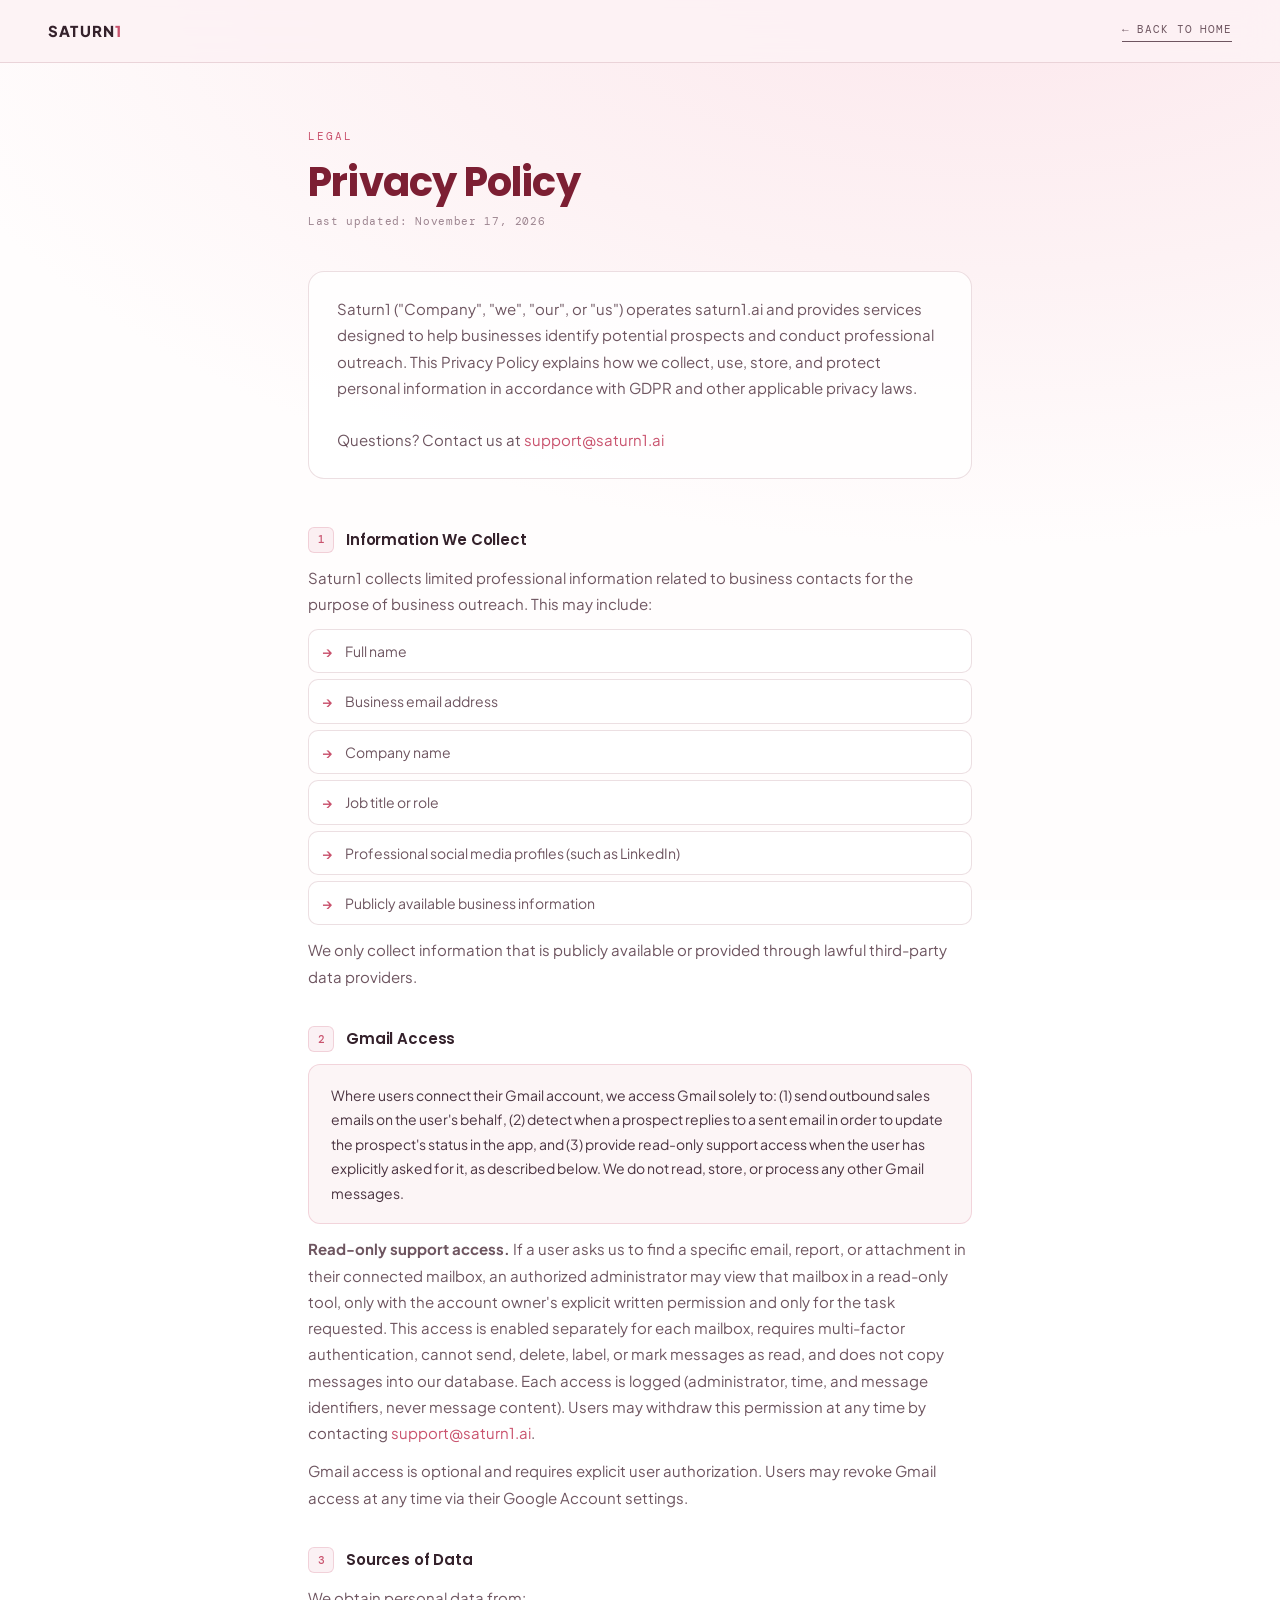
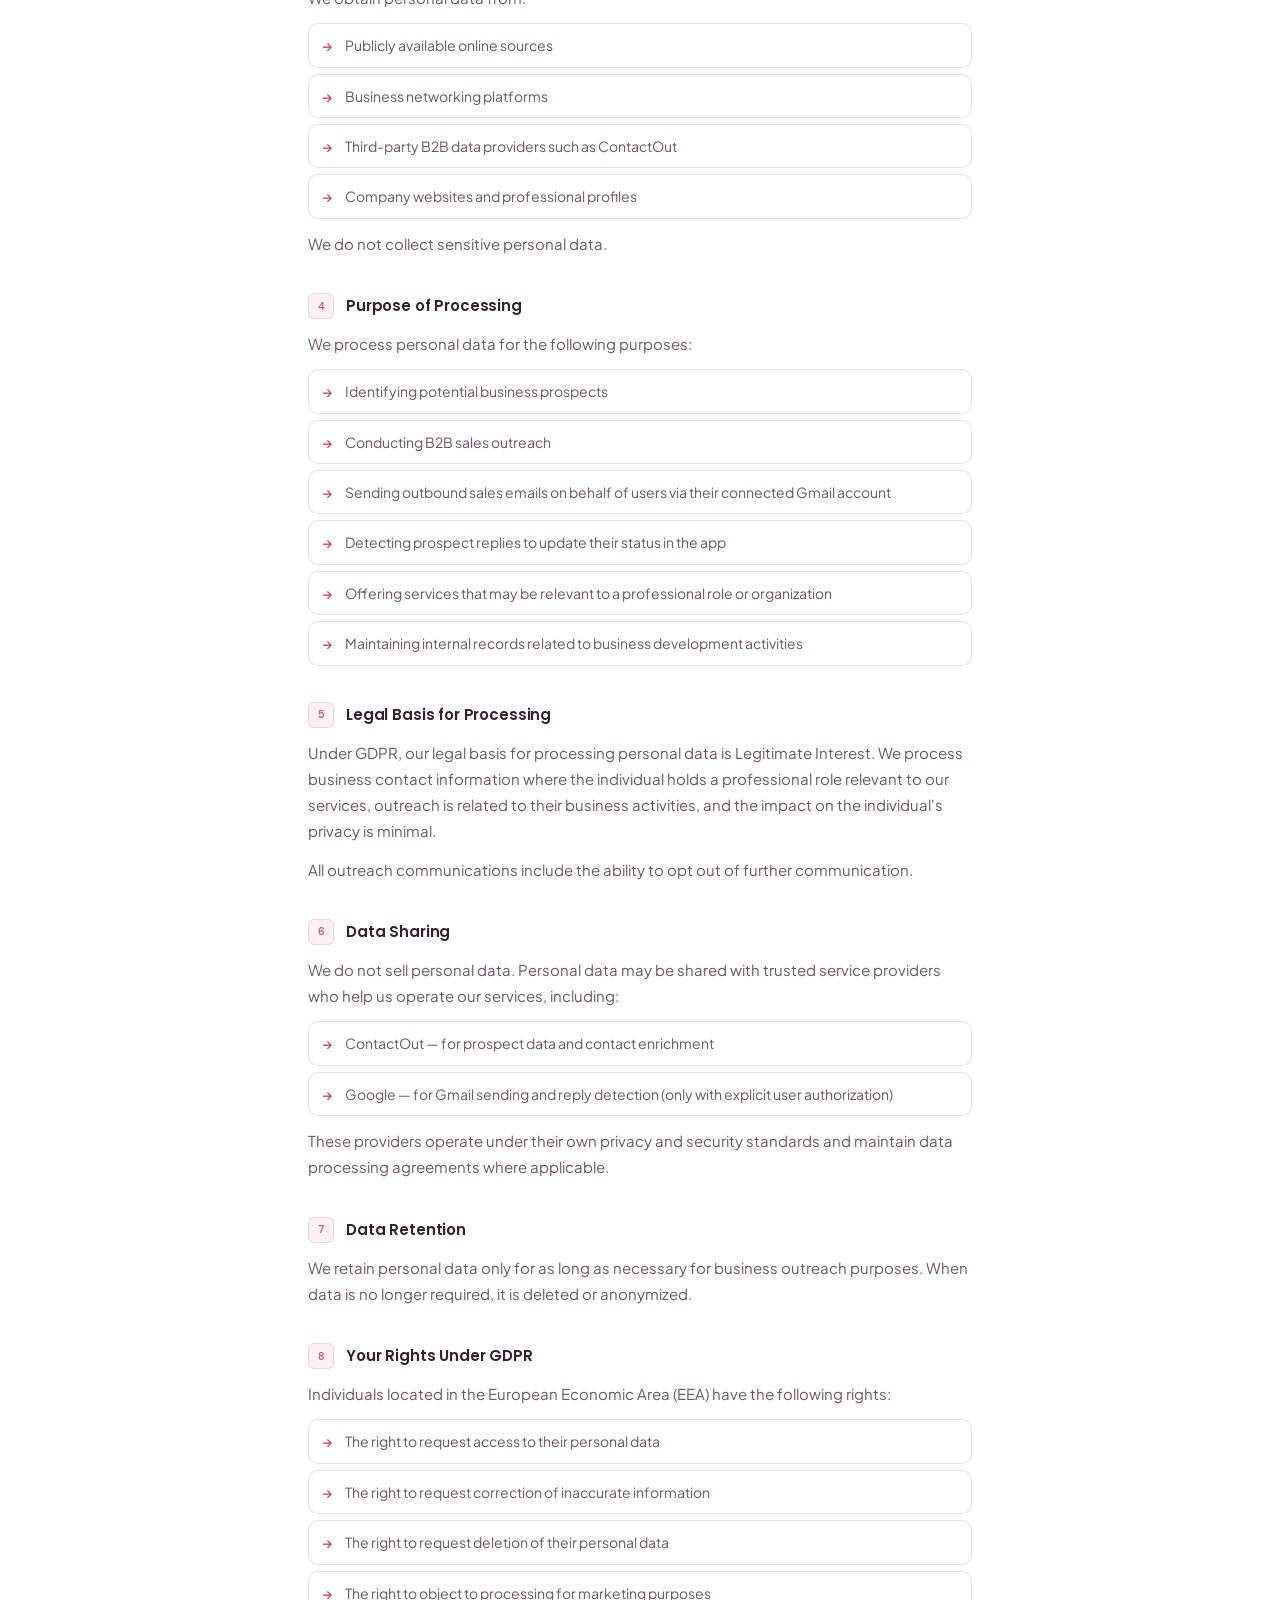
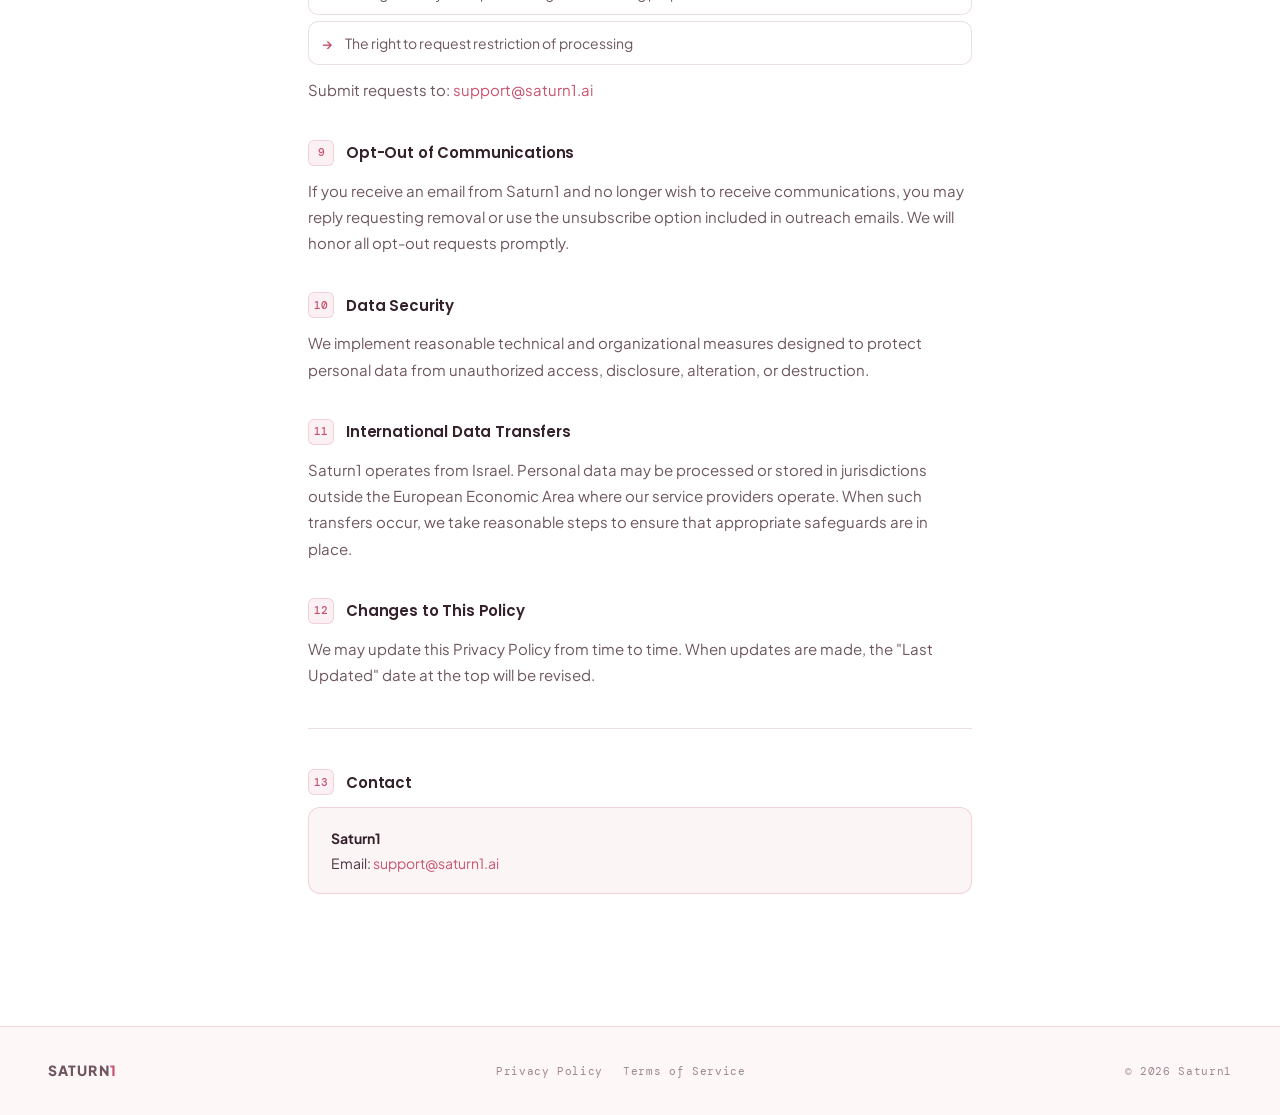
<file: privacy/index.html>
<!DOCTYPE html>
<html lang="en">
<head>
<meta charset="UTF-8">
<meta name="viewport" content="width=device-width, initial-scale=1.0">
<title>Privacy Policy – Saturn1</title>
<meta name="description" content="Saturn1 privacy policy — how we collect, use, and protect your data in compliance with GDPR.">
<meta name="robots" content="index, follow">
<meta property="og:type" content="website">
<meta property="og:site_name" content="Saturn1">
<meta property="og:title" content="Privacy Policy – Saturn1">
<meta property="og:description" content="Saturn1 privacy policy — how we collect, use, and protect your data in compliance with GDPR.">
<meta property="og:url" content="https://saturn1.ai/privacy/">
<meta property="og:image" content="https://saturn1.ai/assets/og-cover.jpg?v=20260705-2">
<meta property="og:image:width" content="1200">
<meta property="og:image:height" content="630">
<meta name="twitter:card" content="summary_large_image">
<meta name="twitter:title" content="Privacy Policy – Saturn1">
<meta name="twitter:description" content="Saturn1 privacy policy — how we collect, use, and protect your data in compliance with GDPR.">
<meta name="twitter:image" content="https://saturn1.ai/assets/og-cover.jpg?v=20260705-2">
<link rel="canonical" href="https://saturn1.ai/privacy/">
<link rel="icon" href="data:image/svg+xml,%3Csvg xmlns='http://www.w3.org/2000/svg' viewBox='0 0 40 40'%3E%3Cdefs%3E%3CradialGradient id='p' cx='0.36' cy='0.3' r='0.8'%3E%3Cstop offset='0' stop-color='%23c76681'/%3E%3Cstop offset='0.5' stop-color='%238c2f48'/%3E%3Cstop offset='1' stop-color='%23551222'/%3E%3C/radialGradient%3E%3ClinearGradient id='r' x1='0' y1='0' x2='1' y2='0.35'%3E%3Cstop offset='0' stop-color='%23a8425c'/%3E%3Cstop offset='0.5' stop-color='%236c1a2e'/%3E%3Cstop offset='1' stop-color='%23a8425c'/%3E%3C/linearGradient%3E%3CclipPath id='c'%3E%3Crect x='0' y='20.5' width='40' height='19.5'/%3E%3C/clipPath%3E%3C/defs%3E%3Cg transform='rotate(-22 20 20)'%3E%3Cellipse cx='20' cy='20' rx='17.5' ry='5.4' fill='none' stroke='url(%23r)' stroke-width='2.4' opacity='0.7'/%3E%3C/g%3E%3Ccircle cx='20' cy='20' r='9.6' fill='url(%23p)'/%3E%3Cellipse cx='16.8' cy='16.4' rx='2.6' ry='1.7' fill='%23fff' opacity='0.2' transform='rotate(-22 16.8 16.4)'/%3E%3Cg clip-path='url(%23c)'%3E%3Cg transform='rotate(-22 20 20)'%3E%3Cellipse cx='20' cy='20' rx='17.5' ry='5.4' fill='none' stroke='url(%23r)' stroke-width='2.4'/%3E%3C/g%3E%3C/g%3E%3C/svg%3E">
<link rel="preconnect" href="https://fonts.googleapis.com">
<link rel="preconnect" href="https://fonts.gstatic.com" crossorigin>
<link href="https://fonts.googleapis.com/css2?family=Poppins:wght@600;700&family=Plus+Jakarta+Sans:wght@400;500;600;700&family=DM+Mono:wght@400;500&display=swap" rel="stylesheet">
<style>
:root {
  --bg:#fdf2f4;--bg2:#fce7ec;
  --rose:#c9536e;--rose-hover:#a83d59;--wine:#7c1f33;
  --rose-dim:rgba(201,83,110,0.08);--rose-border:rgba(201,83,110,0.20);
  --text:#34212b;--text2:#4a3340;--muted:#6e5560;--muted2:#9d8590;
  --border:rgba(124,31,51,0.14);
  --sans:'Plus Jakarta Sans',system-ui,sans-serif;
  --display:'Poppins',system-ui,sans-serif;
  --mono:'DM Mono',monospace;
}
*,*::before,*::after{box-sizing:border-box;margin:0;padding:0;}
html{scroll-behavior:smooth;-webkit-font-smoothing:antialiased;}
body{background:radial-gradient(120% 90% at 78% -6%, var(--bg2) 0%, var(--bg) 40%, #fffdfd 74%) fixed;color:var(--text);font-family:var(--sans);font-size:16px;line-height:1.7;min-height:100vh;}
nav{position:sticky;top:0;left:0;right:0;z-index:100;display:flex;align-items:center;justify-content:space-between;padding:18px 48px;border-bottom:1px solid var(--border);background:rgba(253,242,244,0.9);backdrop-filter:blur(16px);-webkit-backdrop-filter:blur(16px);}
.nav-logo{font-family:var(--sans);font-weight:800;font-size:15px;letter-spacing:0.08em;text-transform:uppercase;color:var(--text);text-decoration:none;}
.nav-logo span{color:var(--rose);}
.nav-back{font-family:var(--mono);font-size:11px;letter-spacing:0.08em;text-transform:uppercase;color:var(--muted);text-decoration:none;border-bottom:1px solid var(--muted);padding-bottom:2px;transition:color 0.2s,border-color 0.2s;}
.nav-back:hover{color:var(--text);border-color:var(--text);}
.container{max-width:760px;margin:0 auto;padding:64px 48px 96px;}
.page-label{font-family:var(--mono);font-size:11px;letter-spacing:0.18em;text-transform:uppercase;color:var(--rose);display:block;margin-bottom:16px;}
h1{font-family:var(--display);font-weight:700;font-size:clamp(28px,4vw,40px);line-height:1.08;letter-spacing:-0.02em;color:var(--wine);margin-bottom:8px;}
.page-meta{font-family:var(--mono);font-size:11px;letter-spacing:0.06em;color:var(--muted2);margin-bottom:40px;display:block;}
.intro-box{background:rgba(255,255,255,0.8);border:1px solid var(--border);border-radius:16px;padding:24px 28px;margin-bottom:48px;font-size:15px;color:var(--muted);line-height:1.75;}
.intro-box a{color:var(--rose);text-decoration:none;}
.intro-box a:hover{text-decoration:underline;}
.divider{border:none;border-top:1px solid var(--border);margin:40px 0;}
.tos-section{margin-bottom:36px;}
h2{font-family:var(--display);font-weight:600;font-size:15px;letter-spacing:-0.01em;color:var(--text);margin-bottom:12px;display:flex;align-items:center;gap:12px;}
.section-num{display:inline-flex;align-items:center;justify-content:center;width:26px;height:26px;border-radius:6px;background:var(--rose-dim);border:1px solid var(--rose-border);color:var(--rose);font-family:var(--mono);font-size:11px;font-weight:500;flex-shrink:0;}
p{font-size:15px;color:var(--muted);line-height:1.75;margin-bottom:12px;}
p:last-child{margin-bottom:0;}
a{color:var(--rose);text-decoration:none;}
a:hover{text-decoration:underline;}
ul{margin:8px 0 12px;padding:0;list-style:none;}
ul li{position:relative;padding:10px 14px 10px 36px;margin-bottom:6px;background:rgba(255,255,255,0.7);border:1px solid var(--border);border-radius:10px;color:var(--muted);font-size:14px;line-height:1.6;}
ul li::before{content:"\2192";position:absolute;left:13px;color:var(--rose);font-weight:600;}
.highlight{background:rgba(201,83,110,0.06);border:1px solid var(--rose-border);border-radius:12px;padding:18px 22px;margin:12px 0;}
.highlight p{margin:0;color:var(--text2);font-size:14px;}
.caps-block{background:rgba(255,255,255,0.7);border:1px solid var(--border);border-radius:12px;padding:18px 22px;margin-bottom:12px;font-size:13px;line-height:1.7;color:var(--muted);}
footer{padding:32px 48px;border-top:1px solid var(--border);display:flex;justify-content:space-between;align-items:center;background:rgba(253,242,244,0.6);flex-wrap:wrap;gap:12px;}
.footer-logo{font-family:var(--sans);font-weight:800;font-size:14px;letter-spacing:0.08em;text-transform:uppercase;color:var(--muted);}
.footer-logo span{color:var(--rose);}
.footer-links{display:flex;gap:20px;}
.footer-links a{font-family:var(--mono);font-size:11px;color:var(--muted2);letter-spacing:0.06em;text-decoration:none;transition:color 0.2s;}
.footer-links a:hover{color:var(--rose);}
.footer-copy{font-family:var(--mono);font-size:11px;color:var(--muted2);letter-spacing:0.06em;}
@media(max-width:680px){nav{padding:16px 24px;}.container{padding:48px 24px 80px;}footer{padding:24px;flex-direction:column;text-align:center;}}
</style>
</head>
<body>
<nav>
  <a href="/" class="nav-logo">Saturn<span>1</span></a>
  <a href="/" class="nav-back">← Back to home</a>
</nav>
<div class="container">
  <span class="page-label">Legal</span>
  <h1>Privacy Policy</h1>
  <span class="page-meta">Last updated: November 17, 2026</span>

  <div class="intro-box">
    Saturn1 ("Company", "we", "our", or "us") operates saturn1.ai and provides services designed to help businesses identify potential prospects and conduct professional outreach. This Privacy Policy explains how we collect, use, store, and protect personal information in accordance with GDPR and other applicable privacy laws.<br><br>
    Questions? Contact us at <a href="mailto:support@saturn1.ai">support@saturn1.ai</a>
  </div>

  <div class="tos-section">
    <h2><span class="section-num">1</span> Information We Collect</h2>
    <p>Saturn1 collects limited professional information related to business contacts for the purpose of business outreach. This may include:</p>
    <ul>
      <li>Full name</li>
      <li>Business email address</li>
      <li>Company name</li>
      <li>Job title or role</li>
      <li>Professional social media profiles (such as LinkedIn)</li>
      <li>Publicly available business information</li>
    </ul>
    <p>We only collect information that is publicly available or provided through lawful third-party data providers.</p>
  </div>

  <div class="tos-section">
    <h2><span class="section-num">2</span> Gmail Access</h2>
    <div class="highlight">
      <p>Where users connect their Gmail account, we access Gmail solely to: (1) send outbound sales emails on the user's behalf, (2) detect when a prospect replies to a sent email in order to update the prospect's status in the app, and (3) provide read-only support access when the user has explicitly asked for it, as described below. We do not read, store, or process any other Gmail messages.</p>
    </div>
    <p><strong>Read-only support access.</strong> If a user asks us to find a specific email, report, or attachment in their connected mailbox, an authorized administrator may view that mailbox in a read-only tool, only with the account owner's explicit written permission and only for the task requested. This access is enabled separately for each mailbox, requires multi-factor authentication, cannot send, delete, label, or mark messages as read, and does not copy messages into our database. Each access is logged (administrator, time, and message identifiers, never message content). Users may withdraw this permission at any time by contacting <a href="mailto:support@saturn1.ai">support@saturn1.ai</a>.</p>
    <p>Gmail access is optional and requires explicit user authorization. Users may revoke Gmail access at any time via their Google Account settings.</p>
  </div>

  <div class="tos-section">
    <h2><span class="section-num">3</span> Sources of Data</h2>
    <p>We obtain personal data from:</p>
    <ul>
      <li>Publicly available online sources</li>
      <li>Business networking platforms</li>
      <li>Third-party B2B data providers such as ContactOut</li>
      <li>Company websites and professional profiles</li>
    </ul>
    <p>We do not collect sensitive personal data.</p>
  </div>

  <div class="tos-section">
    <h2><span class="section-num">4</span> Purpose of Processing</h2>
    <p>We process personal data for the following purposes:</p>
    <ul>
      <li>Identifying potential business prospects</li>
      <li>Conducting B2B sales outreach</li>
      <li>Sending outbound sales emails on behalf of users via their connected Gmail account</li>
      <li>Detecting prospect replies to update their status in the app</li>
      <li>Offering services that may be relevant to a professional role or organization</li>
      <li>Maintaining internal records related to business development activities</li>
    </ul>
  </div>

  <div class="tos-section">
    <h2><span class="section-num">5</span> Legal Basis for Processing</h2>
    <p>Under GDPR, our legal basis for processing personal data is Legitimate Interest. We process business contact information where the individual holds a professional role relevant to our services, outreach is related to their business activities, and the impact on the individual's privacy is minimal.</p>
    <p>All outreach communications include the ability to opt out of further communication.</p>
  </div>

  <div class="tos-section">
    <h2><span class="section-num">6</span> Data Sharing</h2>
    <p>We do not sell personal data. Personal data may be shared with trusted service providers who help us operate our services, including:</p>
    <ul>
      <li>ContactOut — for prospect data and contact enrichment</li>
      <li>Google — for Gmail sending and reply detection (only with explicit user authorization)</li>
    </ul>
    <p>These providers operate under their own privacy and security standards and maintain data processing agreements where applicable.</p>
  </div>

  <div class="tos-section">
    <h2><span class="section-num">7</span> Data Retention</h2>
    <p>We retain personal data only for as long as necessary for business outreach purposes. When data is no longer required, it is deleted or anonymized.</p>
  </div>

  <div class="tos-section">
    <h2><span class="section-num">8</span> Your Rights Under GDPR</h2>
    <p>Individuals located in the European Economic Area (EEA) have the following rights:</p>
    <ul>
      <li>The right to request access to their personal data</li>
      <li>The right to request correction of inaccurate information</li>
      <li>The right to request deletion of their personal data</li>
      <li>The right to object to processing for marketing purposes</li>
      <li>The right to request restriction of processing</li>
    </ul>
    <p>Submit requests to: <a href="mailto:support@saturn1.ai">support@saturn1.ai</a></p>
  </div>

  <div class="tos-section">
    <h2><span class="section-num">9</span> Opt-Out of Communications</h2>
    <p>If you receive an email from Saturn1 and no longer wish to receive communications, you may reply requesting removal or use the unsubscribe option included in outreach emails. We will honor all opt-out requests promptly.</p>
  </div>

  <div class="tos-section">
    <h2><span class="section-num">10</span> Data Security</h2>
    <p>We implement reasonable technical and organizational measures designed to protect personal data from unauthorized access, disclosure, alteration, or destruction.</p>
  </div>

  <div class="tos-section">
    <h2><span class="section-num">11</span> International Data Transfers</h2>
    <p>Saturn1 operates from Israel. Personal data may be processed or stored in jurisdictions outside the European Economic Area where our service providers operate. When such transfers occur, we take reasonable steps to ensure that appropriate safeguards are in place.</p>
  </div>

  <div class="tos-section">
    <h2><span class="section-num">12</span> Changes to This Policy</h2>
    <p>We may update this Privacy Policy from time to time. When updates are made, the "Last Updated" date at the top will be revised.</p>
  </div>

  <hr class="divider">

  <div class="tos-section">
    <h2><span class="section-num">13</span> Contact</h2>
    <div class="highlight">
      <p><strong style="color:var(--text);">Saturn1</strong><br>Email: <a href="mailto:support@saturn1.ai">support@saturn1.ai</a></p>
    </div>
  </div>
</div>
<footer>
  <span class="footer-logo">Saturn<span>1</span></span>
  <div class="footer-links">
    <a href="/privacy/">Privacy Policy</a>
    <a href="/terms/">Terms of Service</a>
  </div>
  <span class="footer-copy">© 2026 Saturn1</span>
</footer>
</body>
</html>
</file>
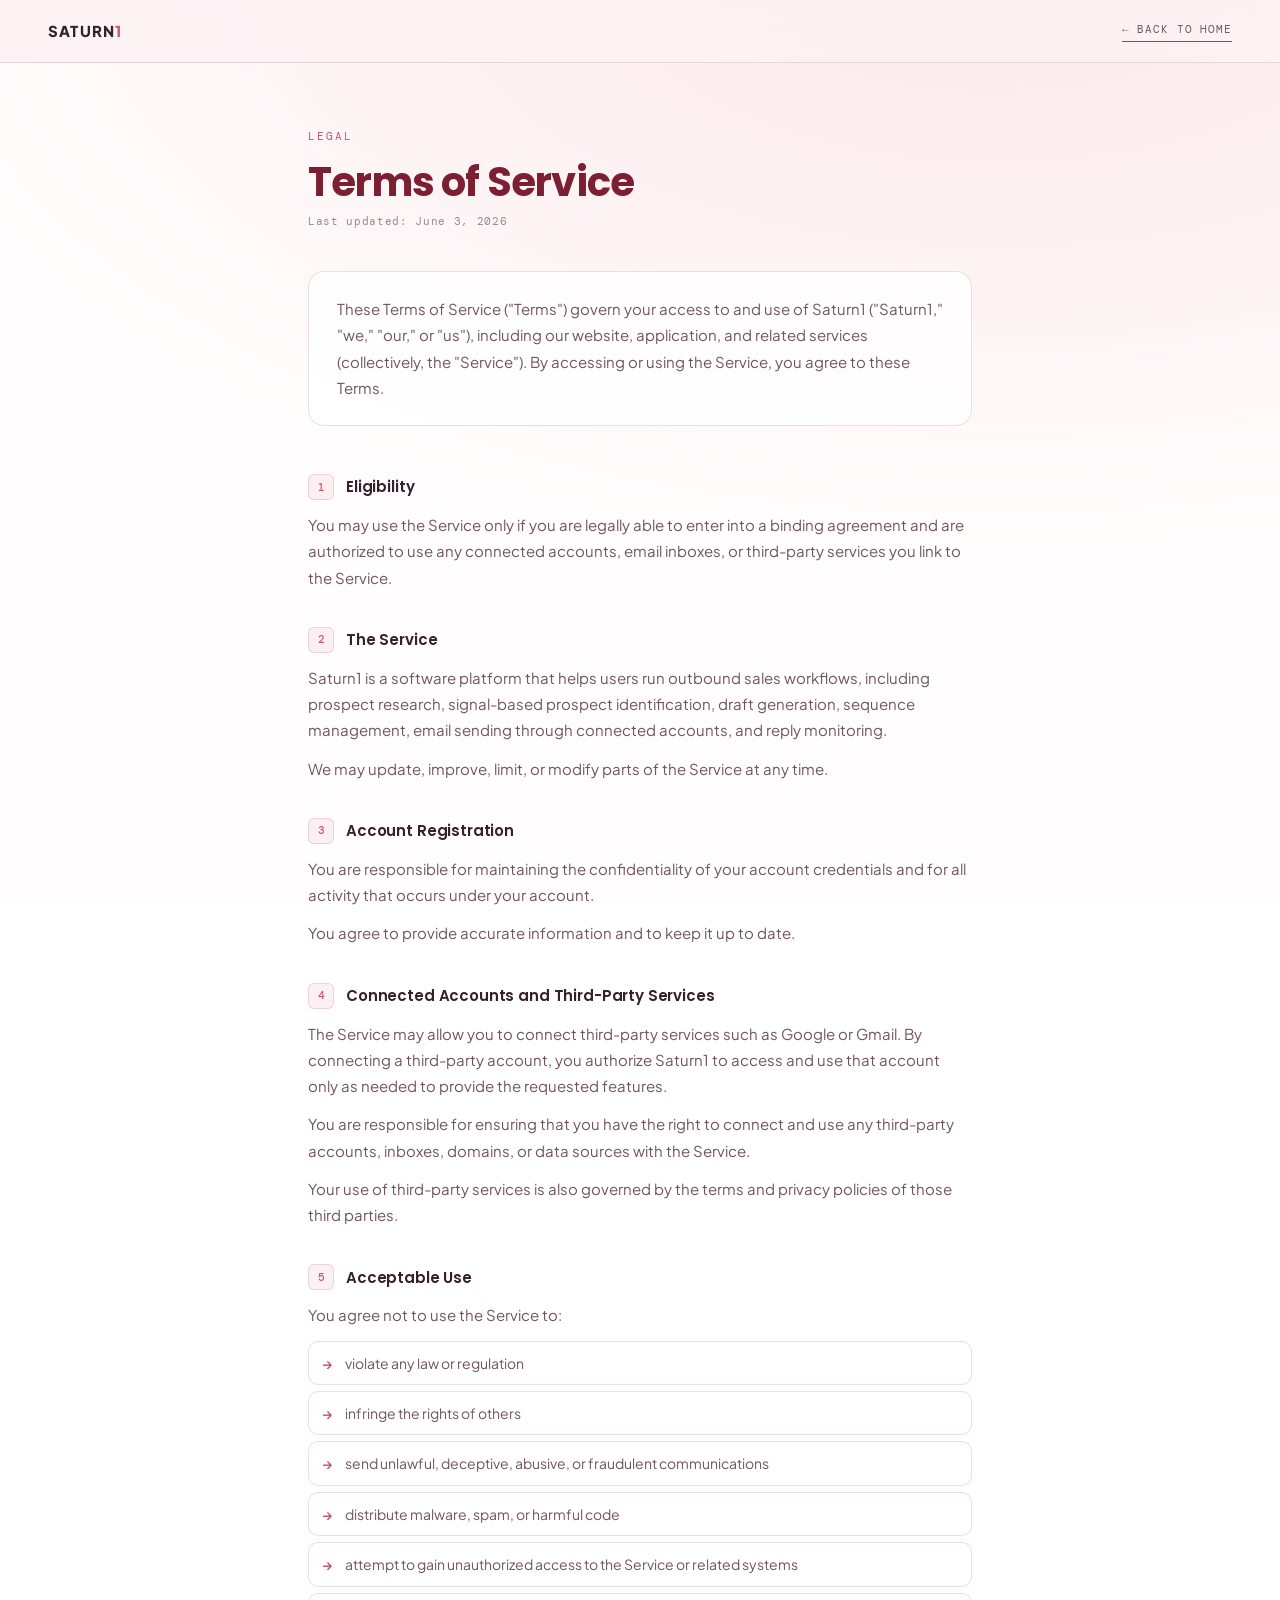
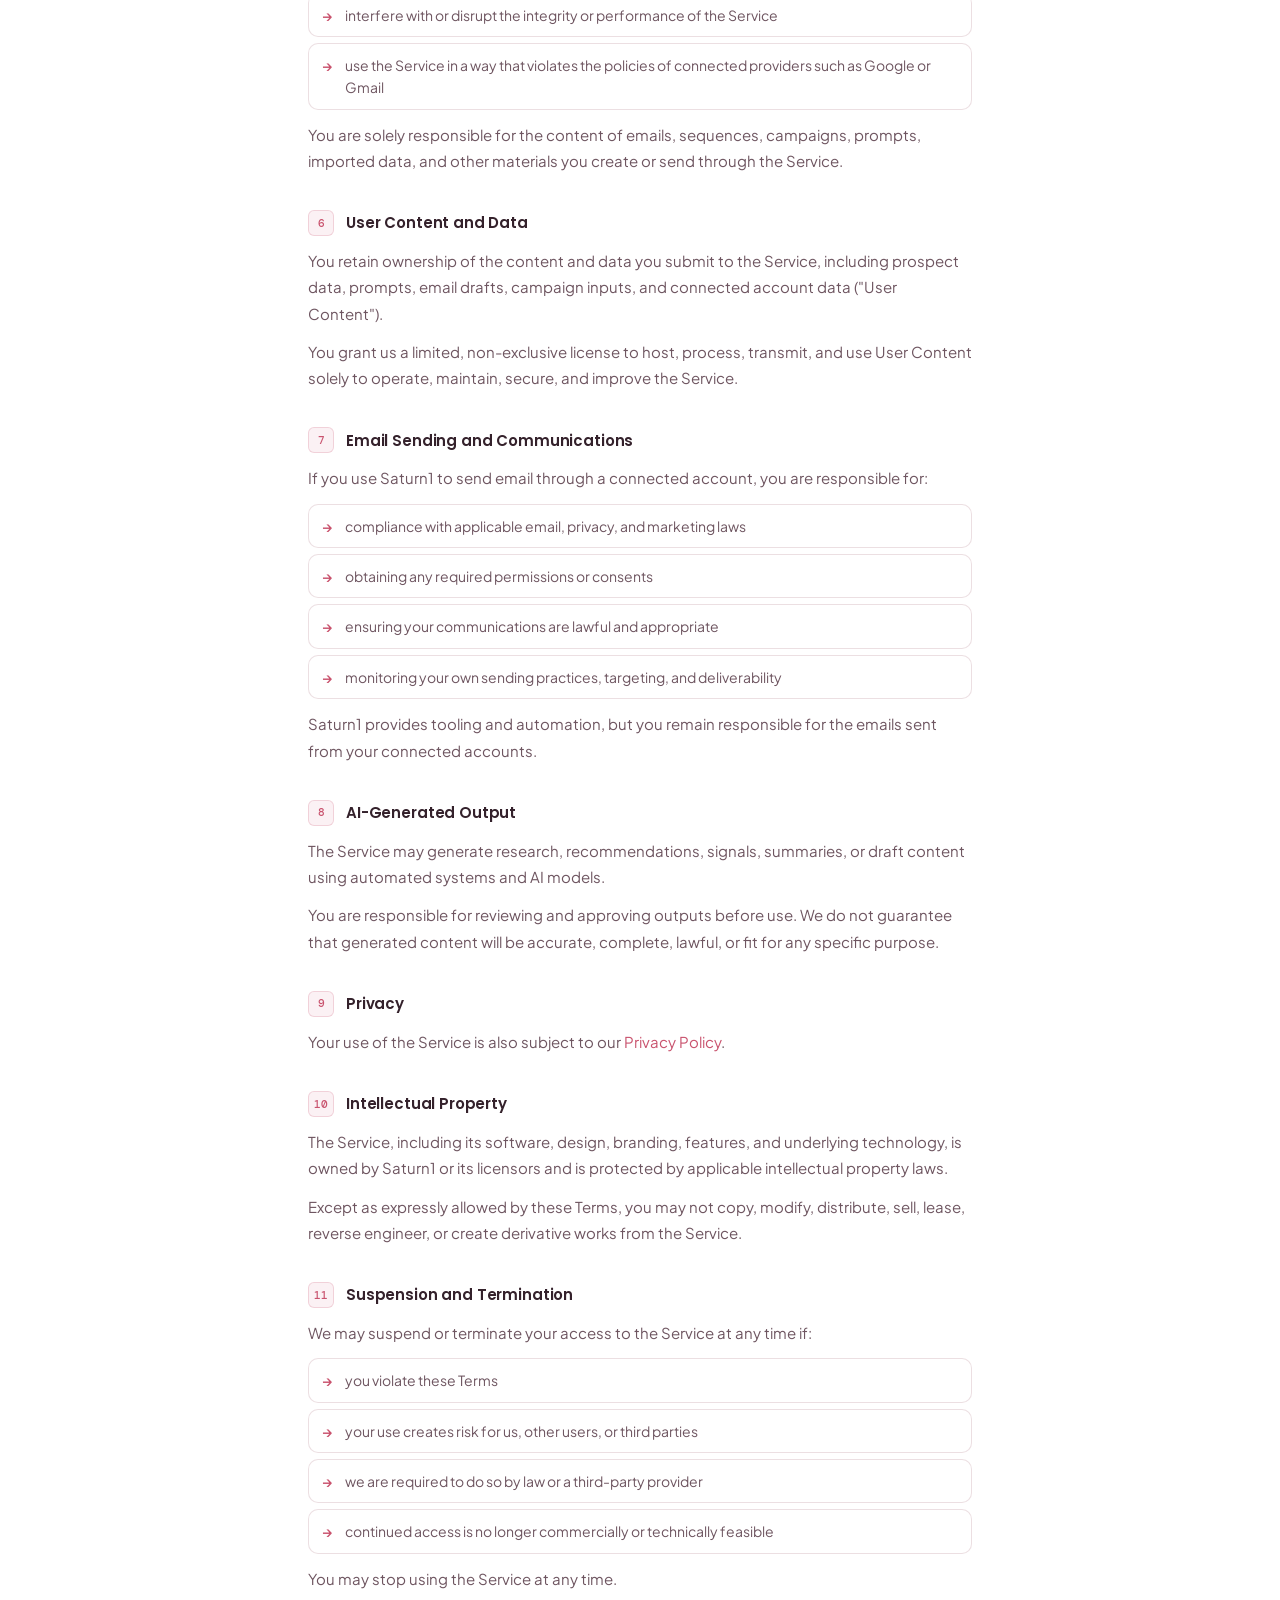
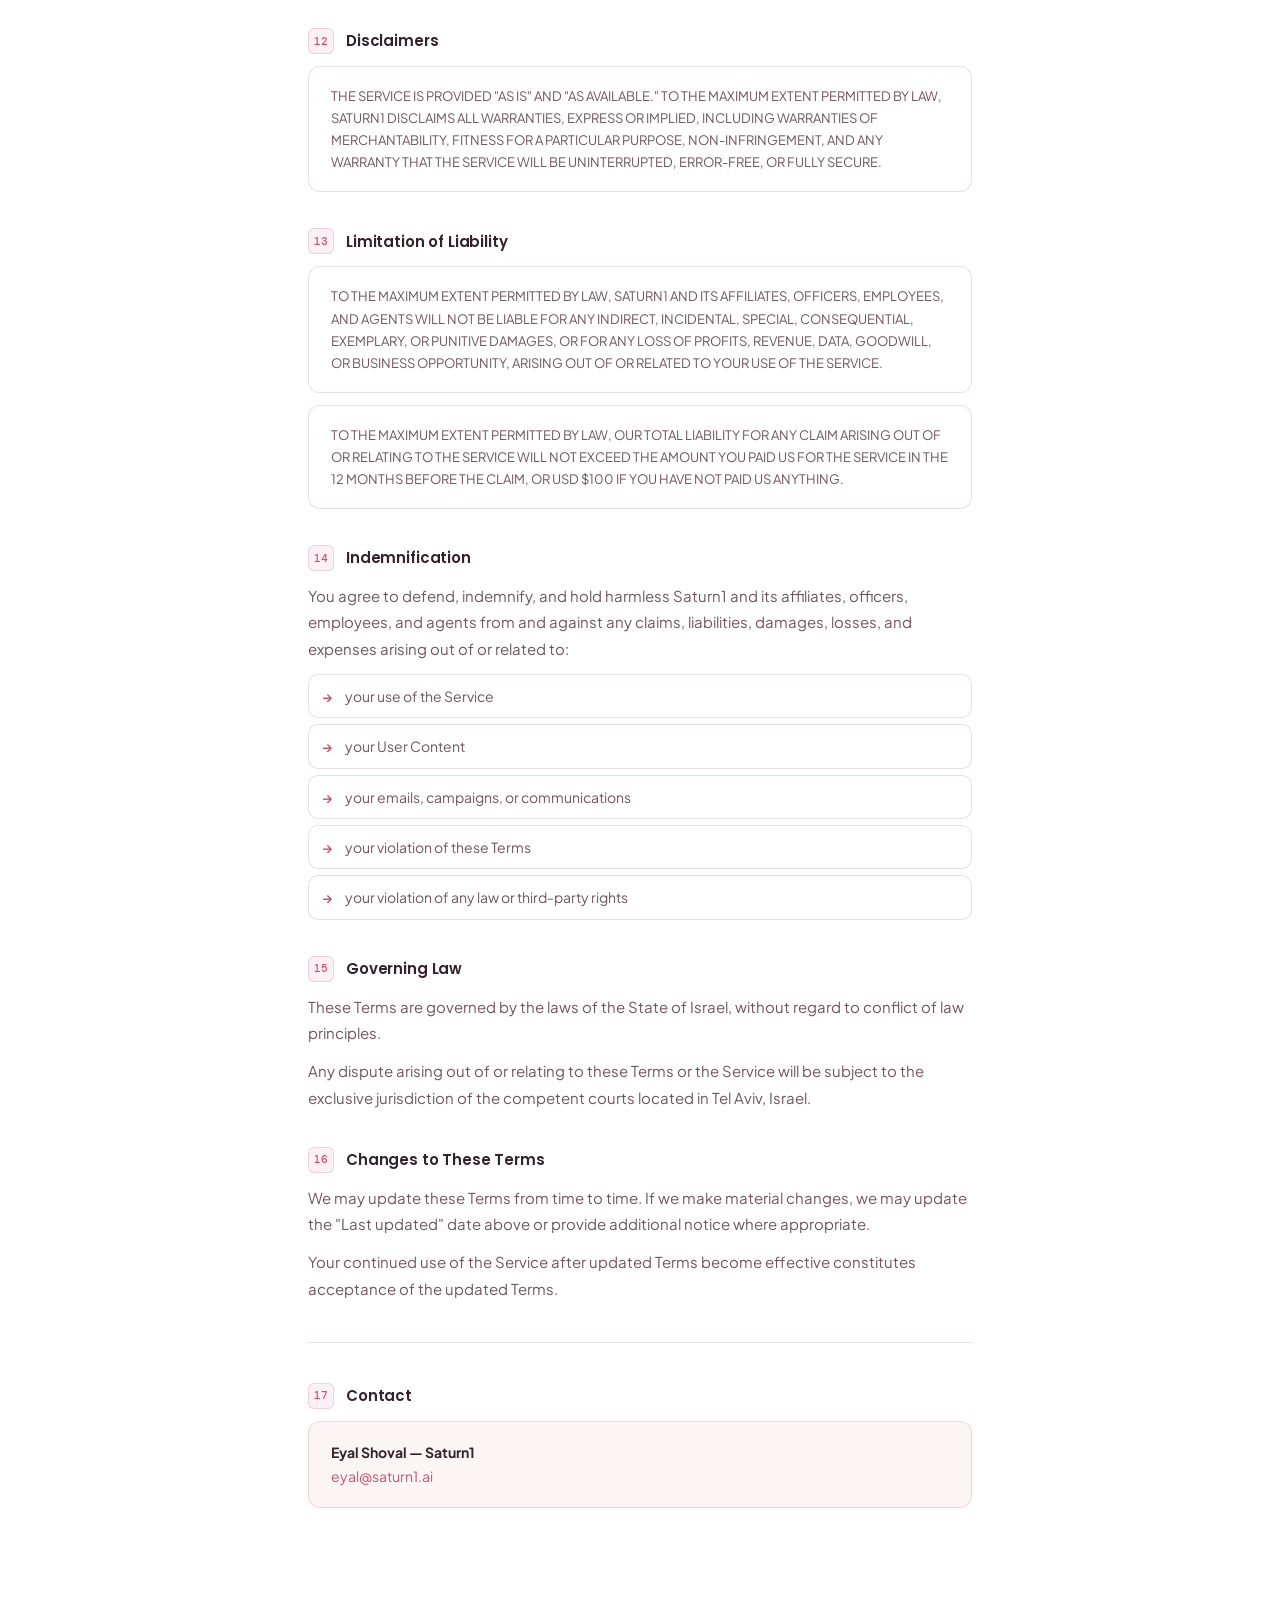
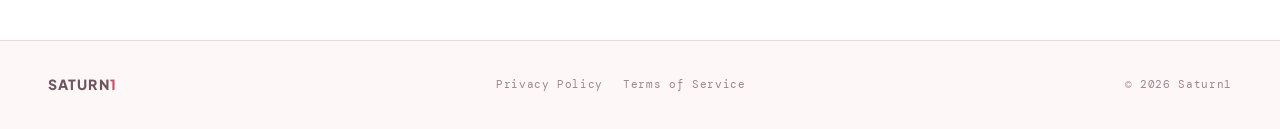
<file: terms/index.html>
<!DOCTYPE html>
<html lang="en">
<head>
<meta charset="UTF-8">
<meta name="viewport" content="width=device-width, initial-scale=1.0">
<title>Terms of Service – Saturn1</title>
<meta name="description" content="Terms of Service for Saturn1 — governing your use of the platform, email sending, AI-generated output, and connected accounts.">
<meta name="robots" content="index, follow">
<meta property="og:type" content="website">
<meta property="og:site_name" content="Saturn1">
<meta property="og:title" content="Terms of Service – Saturn1">
<meta property="og:description" content="Terms of Service for Saturn1 — governing your use of the platform, email sending, AI-generated output, and connected accounts.">
<meta property="og:url" content="https://saturn1.ai/terms/">
<meta property="og:image" content="https://saturn1.ai/assets/og-cover.jpg?v=20260705-2">
<meta property="og:image:width" content="1200">
<meta property="og:image:height" content="630">
<meta name="twitter:card" content="summary_large_image">
<meta name="twitter:title" content="Terms of Service – Saturn1">
<meta name="twitter:description" content="Terms of Service for Saturn1 — governing your use of the platform, email sending, AI-generated output, and connected accounts.">
<meta name="twitter:image" content="https://saturn1.ai/assets/og-cover.jpg?v=20260705-2">
<link rel="canonical" href="https://saturn1.ai/terms/">
<link rel="icon" href="data:image/svg+xml,%3Csvg xmlns='http://www.w3.org/2000/svg' viewBox='0 0 40 40'%3E%3Cdefs%3E%3CradialGradient id='p' cx='0.36' cy='0.3' r='0.8'%3E%3Cstop offset='0' stop-color='%23c76681'/%3E%3Cstop offset='0.5' stop-color='%238c2f48'/%3E%3Cstop offset='1' stop-color='%23551222'/%3E%3C/radialGradient%3E%3ClinearGradient id='r' x1='0' y1='0' x2='1' y2='0.35'%3E%3Cstop offset='0' stop-color='%23a8425c'/%3E%3Cstop offset='0.5' stop-color='%236c1a2e'/%3E%3Cstop offset='1' stop-color='%23a8425c'/%3E%3C/linearGradient%3E%3CclipPath id='c'%3E%3Crect x='0' y='20.5' width='40' height='19.5'/%3E%3C/clipPath%3E%3C/defs%3E%3Cg transform='rotate(-22 20 20)'%3E%3Cellipse cx='20' cy='20' rx='17.5' ry='5.4' fill='none' stroke='url(%23r)' stroke-width='2.4' opacity='0.7'/%3E%3C/g%3E%3Ccircle cx='20' cy='20' r='9.6' fill='url(%23p)'/%3E%3Cellipse cx='16.8' cy='16.4' rx='2.6' ry='1.7' fill='%23fff' opacity='0.2' transform='rotate(-22 16.8 16.4)'/%3E%3Cg clip-path='url(%23c)'%3E%3Cg transform='rotate(-22 20 20)'%3E%3Cellipse cx='20' cy='20' rx='17.5' ry='5.4' fill='none' stroke='url(%23r)' stroke-width='2.4'/%3E%3C/g%3E%3C/g%3E%3C/svg%3E">
<link rel="preconnect" href="https://fonts.googleapis.com">
<link rel="preconnect" href="https://fonts.gstatic.com" crossorigin>
<link href="https://fonts.googleapis.com/css2?family=Poppins:wght@600;700&family=Plus+Jakarta+Sans:wght@400;500;600;700&family=DM+Mono:wght@400;500&display=swap" rel="stylesheet">
<style>
:root {
  --bg:#fdf2f4;--bg2:#fce7ec;
  --rose:#c9536e;--rose-hover:#a83d59;--wine:#7c1f33;
  --rose-dim:rgba(201,83,110,0.08);--rose-border:rgba(201,83,110,0.20);
  --text:#34212b;--text2:#4a3340;--muted:#6e5560;--muted2:#9d8590;
  --border:rgba(124,31,51,0.14);
  --sans:'Plus Jakarta Sans',system-ui,sans-serif;
  --display:'Poppins',system-ui,sans-serif;
  --mono:'DM Mono',monospace;
}
*,*::before,*::after{box-sizing:border-box;margin:0;padding:0;}
html{scroll-behavior:smooth;-webkit-font-smoothing:antialiased;}
body{background:radial-gradient(120% 90% at 78% -6%, var(--bg2) 0%, var(--bg) 40%, #fffdfd 74%) fixed;color:var(--text);font-family:var(--sans);font-size:16px;line-height:1.7;min-height:100vh;}
nav{position:sticky;top:0;left:0;right:0;z-index:100;display:flex;align-items:center;justify-content:space-between;padding:18px 48px;border-bottom:1px solid var(--border);background:rgba(253,242,244,0.9);backdrop-filter:blur(16px);-webkit-backdrop-filter:blur(16px);}
.nav-logo{font-family:var(--sans);font-weight:800;font-size:15px;letter-spacing:0.08em;text-transform:uppercase;color:var(--text);text-decoration:none;}
.nav-logo span{color:var(--rose);}
.nav-back{font-family:var(--mono);font-size:11px;letter-spacing:0.08em;text-transform:uppercase;color:var(--muted);text-decoration:none;border-bottom:1px solid var(--muted);padding-bottom:2px;transition:color 0.2s,border-color 0.2s;}
.nav-back:hover{color:var(--text);border-color:var(--text);}
.container{max-width:760px;margin:0 auto;padding:64px 48px 96px;}
.page-label{font-family:var(--mono);font-size:11px;letter-spacing:0.18em;text-transform:uppercase;color:var(--rose);display:block;margin-bottom:16px;}
h1{font-family:var(--display);font-weight:700;font-size:clamp(28px,4vw,40px);line-height:1.08;letter-spacing:-0.02em;color:var(--wine);margin-bottom:8px;}
.page-meta{font-family:var(--mono);font-size:11px;letter-spacing:0.06em;color:var(--muted2);margin-bottom:40px;display:block;}
.intro-box{background:rgba(255,255,255,0.8);border:1px solid var(--border);border-radius:16px;padding:24px 28px;margin-bottom:48px;font-size:15px;color:var(--muted);line-height:1.75;}
.intro-box a{color:var(--rose);text-decoration:none;}
.intro-box a:hover{text-decoration:underline;}
.divider{border:none;border-top:1px solid var(--border);margin:40px 0;}
.tos-section{margin-bottom:36px;}
h2{font-family:var(--display);font-weight:600;font-size:15px;letter-spacing:-0.01em;color:var(--text);margin-bottom:12px;display:flex;align-items:center;gap:12px;}
.section-num{display:inline-flex;align-items:center;justify-content:center;width:26px;height:26px;border-radius:6px;background:var(--rose-dim);border:1px solid var(--rose-border);color:var(--rose);font-family:var(--mono);font-size:11px;font-weight:500;flex-shrink:0;}
p{font-size:15px;color:var(--muted);line-height:1.75;margin-bottom:12px;}
p:last-child{margin-bottom:0;}
a{color:var(--rose);text-decoration:none;}
a:hover{text-decoration:underline;}
ul{margin:8px 0 12px;padding:0;list-style:none;}
ul li{position:relative;padding:10px 14px 10px 36px;margin-bottom:6px;background:rgba(255,255,255,0.7);border:1px solid var(--border);border-radius:10px;color:var(--muted);font-size:14px;line-height:1.6;}
ul li::before{content:"\2192";position:absolute;left:13px;color:var(--rose);font-weight:600;}
.highlight{background:rgba(201,83,110,0.06);border:1px solid var(--rose-border);border-radius:12px;padding:18px 22px;margin:12px 0;}
.highlight p{margin:0;color:var(--text2);font-size:14px;}
.caps-block{background:rgba(255,255,255,0.7);border:1px solid var(--border);border-radius:12px;padding:18px 22px;margin-bottom:12px;font-size:13px;line-height:1.7;color:var(--muted);}
footer{padding:32px 48px;border-top:1px solid var(--border);display:flex;justify-content:space-between;align-items:center;background:rgba(253,242,244,0.6);flex-wrap:wrap;gap:12px;}
.footer-logo{font-family:var(--sans);font-weight:800;font-size:14px;letter-spacing:0.08em;text-transform:uppercase;color:var(--muted);}
.footer-logo span{color:var(--rose);}
.footer-links{display:flex;gap:20px;}
.footer-links a{font-family:var(--mono);font-size:11px;color:var(--muted2);letter-spacing:0.06em;text-decoration:none;transition:color 0.2s;}
.footer-links a:hover{color:var(--rose);}
.footer-copy{font-family:var(--mono);font-size:11px;color:var(--muted2);letter-spacing:0.06em;}
@media(max-width:680px){nav{padding:16px 24px;}.container{padding:48px 24px 80px;}footer{padding:24px;flex-direction:column;text-align:center;}}
</style>
</head>
<body>
<nav>
  <a href="/" class="nav-logo">Saturn<span>1</span></a>
  <a href="/" class="nav-back">← Back to home</a>
</nav>
<div class="container">
  <span class="page-label">Legal</span>
  <h1>Terms of Service</h1>
  <span class="page-meta">Last updated: June 3, 2026</span>

  <div class="intro-box">
    These Terms of Service ("Terms") govern your access to and use of Saturn1 ("Saturn1," "we," "our," or "us"), including our website, application, and related services (collectively, the "Service"). By accessing or using the Service, you agree to these Terms.
  </div>

  <div class="tos-section">
    <h2><span class="section-num">1</span> Eligibility</h2>
    <p>You may use the Service only if you are legally able to enter into a binding agreement and are authorized to use any connected accounts, email inboxes, or third-party services you link to the Service.</p>
  </div>

  <div class="tos-section">
    <h2><span class="section-num">2</span> The Service</h2>
    <p>Saturn1 is a software platform that helps users run outbound sales workflows, including prospect research, signal-based prospect identification, draft generation, sequence management, email sending through connected accounts, and reply monitoring.</p>
    <p>We may update, improve, limit, or modify parts of the Service at any time.</p>
  </div>

  <div class="tos-section">
    <h2><span class="section-num">3</span> Account Registration</h2>
    <p>You are responsible for maintaining the confidentiality of your account credentials and for all activity that occurs under your account.</p>
    <p>You agree to provide accurate information and to keep it up to date.</p>
  </div>

  <div class="tos-section">
    <h2><span class="section-num">4</span> Connected Accounts and Third-Party Services</h2>
    <p>The Service may allow you to connect third-party services such as Google or Gmail. By connecting a third-party account, you authorize Saturn1 to access and use that account only as needed to provide the requested features.</p>
    <p>You are responsible for ensuring that you have the right to connect and use any third-party accounts, inboxes, domains, or data sources with the Service.</p>
    <p>Your use of third-party services is also governed by the terms and privacy policies of those third parties.</p>
  </div>

  <div class="tos-section">
    <h2><span class="section-num">5</span> Acceptable Use</h2>
    <p>You agree not to use the Service to:</p>
    <ul>
      <li>violate any law or regulation</li>
      <li>infringe the rights of others</li>
      <li>send unlawful, deceptive, abusive, or fraudulent communications</li>
      <li>distribute malware, spam, or harmful code</li>
      <li>attempt to gain unauthorized access to the Service or related systems</li>
      <li>interfere with or disrupt the integrity or performance of the Service</li>
      <li>use the Service in a way that violates the policies of connected providers such as Google or Gmail</li>
    </ul>
    <p>You are solely responsible for the content of emails, sequences, campaigns, prompts, imported data, and other materials you create or send through the Service.</p>
  </div>

  <div class="tos-section">
    <h2><span class="section-num">6</span> User Content and Data</h2>
    <p>You retain ownership of the content and data you submit to the Service, including prospect data, prompts, email drafts, campaign inputs, and connected account data ("User Content").</p>
    <p>You grant us a limited, non-exclusive license to host, process, transmit, and use User Content solely to operate, maintain, secure, and improve the Service.</p>
  </div>

  <div class="tos-section">
    <h2><span class="section-num">7</span> Email Sending and Communications</h2>
    <p>If you use Saturn1 to send email through a connected account, you are responsible for:</p>
    <ul>
      <li>compliance with applicable email, privacy, and marketing laws</li>
      <li>obtaining any required permissions or consents</li>
      <li>ensuring your communications are lawful and appropriate</li>
      <li>monitoring your own sending practices, targeting, and deliverability</li>
    </ul>
    <p>Saturn1 provides tooling and automation, but you remain responsible for the emails sent from your connected accounts.</p>
  </div>

  <div class="tos-section">
    <h2><span class="section-num">8</span> AI-Generated Output</h2>
    <p>The Service may generate research, recommendations, signals, summaries, or draft content using automated systems and AI models.</p>
    <p>You are responsible for reviewing and approving outputs before use. We do not guarantee that generated content will be accurate, complete, lawful, or fit for any specific purpose.</p>
  </div>

  <div class="tos-section">
    <h2><span class="section-num">9</span> Privacy</h2>
    <p>Your use of the Service is also subject to our <a href="/privacy/">Privacy Policy</a>.</p>
  </div>

  <div class="tos-section">
    <h2><span class="section-num">10</span> Intellectual Property</h2>
    <p>The Service, including its software, design, branding, features, and underlying technology, is owned by Saturn1 or its licensors and is protected by applicable intellectual property laws.</p>
    <p>Except as expressly allowed by these Terms, you may not copy, modify, distribute, sell, lease, reverse engineer, or create derivative works from the Service.</p>
  </div>

  <div class="tos-section">
    <h2><span class="section-num">11</span> Suspension and Termination</h2>
    <p>We may suspend or terminate your access to the Service at any time if:</p>
    <ul>
      <li>you violate these Terms</li>
      <li>your use creates risk for us, other users, or third parties</li>
      <li>we are required to do so by law or a third-party provider</li>
      <li>continued access is no longer commercially or technically feasible</li>
    </ul>
    <p>You may stop using the Service at any time.</p>
  </div>

  <div class="tos-section">
    <h2><span class="section-num">12</span> Disclaimers</h2>
    <div class="caps-block">THE SERVICE IS PROVIDED "AS IS" AND "AS AVAILABLE." TO THE MAXIMUM EXTENT PERMITTED BY LAW, SATURN1 DISCLAIMS ALL WARRANTIES, EXPRESS OR IMPLIED, INCLUDING WARRANTIES OF MERCHANTABILITY, FITNESS FOR A PARTICULAR PURPOSE, NON-INFRINGEMENT, AND ANY WARRANTY THAT THE SERVICE WILL BE UNINTERRUPTED, ERROR-FREE, OR FULLY SECURE.</div>
  </div>

  <div class="tos-section">
    <h2><span class="section-num">13</span> Limitation of Liability</h2>
    <div class="caps-block">TO THE MAXIMUM EXTENT PERMITTED BY LAW, SATURN1 AND ITS AFFILIATES, OFFICERS, EMPLOYEES, AND AGENTS WILL NOT BE LIABLE FOR ANY INDIRECT, INCIDENTAL, SPECIAL, CONSEQUENTIAL, EXEMPLARY, OR PUNITIVE DAMAGES, OR FOR ANY LOSS OF PROFITS, REVENUE, DATA, GOODWILL, OR BUSINESS OPPORTUNITY, ARISING OUT OF OR RELATED TO YOUR USE OF THE SERVICE.</div>
    <div class="caps-block">TO THE MAXIMUM EXTENT PERMITTED BY LAW, OUR TOTAL LIABILITY FOR ANY CLAIM ARISING OUT OF OR RELATING TO THE SERVICE WILL NOT EXCEED THE AMOUNT YOU PAID US FOR THE SERVICE IN THE 12 MONTHS BEFORE THE CLAIM, OR USD $100 IF YOU HAVE NOT PAID US ANYTHING.</div>
  </div>

  <div class="tos-section">
    <h2><span class="section-num">14</span> Indemnification</h2>
    <p>You agree to defend, indemnify, and hold harmless Saturn1 and its affiliates, officers, employees, and agents from and against any claims, liabilities, damages, losses, and expenses arising out of or related to:</p>
    <ul>
      <li>your use of the Service</li>
      <li>your User Content</li>
      <li>your emails, campaigns, or communications</li>
      <li>your violation of these Terms</li>
      <li>your violation of any law or third-party rights</li>
    </ul>
  </div>

  <div class="tos-section">
    <h2><span class="section-num">15</span> Governing Law</h2>
    <p>These Terms are governed by the laws of the State of Israel, without regard to conflict of law principles.</p>
    <p>Any dispute arising out of or relating to these Terms or the Service will be subject to the exclusive jurisdiction of the competent courts located in Tel Aviv, Israel.</p>
  </div>

  <div class="tos-section">
    <h2><span class="section-num">16</span> Changes to These Terms</h2>
    <p>We may update these Terms from time to time. If we make material changes, we may update the "Last updated" date above or provide additional notice where appropriate.</p>
    <p>Your continued use of the Service after updated Terms become effective constitutes acceptance of the updated Terms.</p>
  </div>

  <hr class="divider">

  <div class="tos-section">
    <h2><span class="section-num">17</span> Contact</h2>
    <div class="highlight">
      <p><strong style="color:var(--text);">Eyal Shoval — Saturn1</strong><br>
      <a href="mailto:eyal@saturn1.ai">eyal@saturn1.ai</a></p>
    </div>
  </div>
</div>
<footer>
  <span class="footer-logo">Saturn<span>1</span></span>
  <div class="footer-links">
    <a href="/privacy/">Privacy Policy</a>
    <a href="/terms/">Terms of Service</a>
  </div>
  <span class="footer-copy">© 2026 Saturn1</span>
</footer>
</body>
</html>
</file>
<file: styles.css>
/* ═══════════════════════════════════════════════════════════════════
   Saturn1 — landing page
   Palette: rose canvas · wine ink · gold warmth · deep-space accent
   Type:    Poppins (display) · Plus Jakarta Sans (UI/body) · Instrument Serif (accents) · DM Mono (labels)
   ═══════════════════════════════════════════════════════════════════ */

:root {
  --rose-50:  #fdf2f4;
  --rose-100: #fce7ec;
  --rose-200: #fad4dc;
  --rose-300: #f3b6c4;
  --rose:     #c9536e;
  --rose-deep:#a83d59;
  --wine:     #7c1f33;
  --wine-deep:#5e1626;
  --gold:     #cf9a5b;
  --gold-soft:#e7c79b;
  --ink:      #190f17;
  --ink-2:    #271630;

  --text:      #34212b;
  --text-soft: #6e5560;
  --text-mute: #9d8590;

  --paper:     #fffafb;
  --line:      rgba(124, 31, 51, 0.12);
  --line-soft: rgba(124, 31, 51, 0.08);

  --maxw: 1180px;
  --shadow-soft: 0 2px 10px rgba(124,31,51,0.06);
  --shadow-card: 0 18px 50px -22px rgba(124,31,51,0.30);
  --shadow-glow: 0 18px 44px -14px rgba(201,83,110,0.55);

  --ease: cubic-bezier(.2,.7,.2,1);

  --font-display: 'Poppins', system-ui, sans-serif;
  --font-sans:    'Plus Jakarta Sans', system-ui, sans-serif;
  --font-serif:   'Instrument Serif', Georgia, serif;
  --font-mono:    'DM Mono', ui-monospace, monospace;
}

* { box-sizing: border-box; margin: 0; padding: 0; }

html { scroll-behavior: smooth; -webkit-font-smoothing: antialiased; -moz-osx-font-smoothing: grayscale; background: #fdf2f4; }

body {
  font-family: 'Plus Jakarta Sans', -apple-system, BlinkMacSystemFont, sans-serif;
  color: var(--text);
  letter-spacing: -0.01em;
  line-height: 1.5;
  background:
    radial-gradient(120% 90% at 78% -6%, var(--rose-100) 0%, var(--rose-50) 38%, #fffdfd 72%) fixed;
  min-height: 100vh;
  overflow-x: hidden;
}

img, svg { display: block; }
a { color: inherit; text-decoration: none; }
em { font-style: italic; }

/* ─── film grain ─── */
.grain {
  position: fixed; inset: 0; z-index: 1; pointer-events: none;
  opacity: 0.5; mix-blend-mode: multiply;
  background-image: url("data:image/svg+xml,%3Csvg xmlns='http://www.w3.org/2000/svg' width='160' height='160'%3E%3Cfilter id='n'%3E%3CfeTurbulence type='fractalNoise' baseFrequency='0.85' numOctaves='2' stitchTiles='stitch'/%3E%3C/filter%3E%3Crect width='100%25' height='100%25' filter='url(%23n)' opacity='0.32'/%3E%3C/svg%3E");
}

/* ─── ambient nebula orbs ─── */
.ambient { position: fixed; inset: 0; z-index: 0; pointer-events: none; overflow: hidden; }
.orb { position: absolute; border-radius: 50%; filter: blur(70px); opacity: 0.55; }
.orb--rose { width: 620px; height: 620px; top: -180px; right: -120px;
  background: radial-gradient(circle, rgba(201,83,110,0.40), transparent 65%); }
.orb--gold { width: 460px; height: 460px; top: 36%; left: -160px;
  background: radial-gradient(circle, rgba(207,154,91,0.28), transparent 65%); }
.orb--wine { width: 520px; height: 520px; bottom: -160px; right: 12%;
  background: radial-gradient(circle, rgba(124,31,51,0.18), transparent 68%); }

main, .nav, .footer { position: relative; z-index: 2; }

/* ─── shared layout ─── */
.eyebrow {
  display: inline-flex; align-items: center; gap: 8px;
  font-family: var(--font-mono); font-size: 0.7rem; font-weight: 500; letter-spacing: 0.16em; text-transform: uppercase;
  color: var(--wine);
  background: rgba(255,255,255,0.6);
  border: 1px solid var(--line);
  padding: 7px 14px; border-radius: 999px;
  backdrop-filter: blur(6px);
}
.eyebrow__spark { color: var(--gold); }
.eyebrow--light { color: var(--gold-soft); background: rgba(255,255,255,0.07); border-color: rgba(255,255,255,0.16); }

.section__title {
  font-family: var(--font-display);
  font-weight: 700; font-size: clamp(2rem, 4.2vw, 3.3rem);
  line-height: 1.08; letter-spacing: -0.028em; color: var(--wine);
}
.section__title em { color: var(--rose); font-family: var(--font-serif); font-style: italic; font-weight: 400; letter-spacing: 0; }
.section__title--light { color: #fbeef0; }
.section__title--light em { color: var(--gold-soft); }
.section__lede { font-size: 1.1rem; line-height: 1.65; color: var(--text-soft); max-width: 46ch; }
.section__lede--light { color: rgba(251,238,240,0.74); }

.section__head { text-align: center; max-width: 760px; margin: 0 auto 56px; display: grid; gap: 18px; justify-items: center; }

/* ─── buttons ─── */
.btn {
  position: relative; display: inline-flex; align-items: center; gap: 9px;
  font-family: inherit; font-weight: 600; font-size: 0.98rem;
  padding: 13px 22px; border-radius: 999px; cursor: pointer;
  border: 1px solid transparent; transition: transform .25s var(--ease), box-shadow .25s var(--ease), background .25s var(--ease), color .2s;
  white-space: nowrap;
}
.btn--sm { padding: 9px 16px; font-size: 0.9rem; }
.btn--lg { padding: 17px 30px; font-size: 1.08rem; }
.btn--primary {
  color: #fff;
  background: linear-gradient(135deg, var(--wine) 0%, var(--rose-deep) 52%, var(--rose) 100%);
  box-shadow: var(--shadow-glow);
}
.btn--primary:hover { transform: translateY(-2px); box-shadow: 0 24px 52px -12px rgba(201,83,110,0.65); }
.btn--ghost { color: var(--wine); background: rgba(255,255,255,0.55); border-color: var(--line); }
.btn--ghost:hover { background: #fff; transform: translateY(-2px); box-shadow: var(--shadow-soft); }
.btn__arrow { width: 18px; height: 18px; transition: transform .25s var(--ease); }
.btn:hover .btn__arrow { transform: translateX(4px); }

.link-ghost { font-weight: 500; font-size: 14px; color: var(--text-soft); transition: color .2s; }
.link-ghost:hover { color: var(--wine); }

/* ─── nav ─── */
.nav {
  position: sticky; top: 0; z-index: 40;
  display: flex; align-items: center; justify-content: space-between;
  gap: 24px; padding: 16px clamp(20px, 5vw, 56px);
  background: rgba(255,250,251,0.72); backdrop-filter: blur(14px) saturate(140%);
  border-bottom: 1px solid var(--line-soft);
}
.brand { display: inline-flex; align-items: center; gap: 10px; }
.brand__glyph { width: 34px; height: 34px; }
.brand__word { font-family: var(--font-sans); font-weight: 800; font-size: 1.12rem; text-transform: uppercase; color: var(--wine); letter-spacing: 0.06em; }
.brand__one { color: var(--rose); }
.nav__links { display: flex; gap: 30px; }
.nav__links a { font-weight: 500; font-size: 14px; color: var(--text-soft); transition: color .2s; }
.nav__links a:hover { color: var(--wine); }
.nav__actions { display: flex; align-items: center; gap: 16px; }

/* ═══════════════ HERO ═══════════════ */
.hero {
  position: relative;
  width: 100%;
  aspect-ratio: 1672 / 1040; min-height: 1100px;
  display: flex; align-items: center;
  overflow: hidden; isolation: isolate;
}
.hero__media {
  position: absolute; inset: -3% -3%; z-index: -2;
  will-change: transform;
  transform: translate3d(var(--px, 0px), calc(var(--sy, 0px) + var(--py, 0px)), 0);
}
.hero__stage {
  position: absolute; inset: 0; width: 100%; height: 100%;
}
.hero__img {
  position: absolute; inset: 0; width: 100%; height: 100%;
  object-fit: cover; object-position: 50% 100%;
  display: block; filter: saturate(1.08) contrast(1.03);
}
.hero__fx { position: absolute; inset: 0; width: 100%; height: 100%; pointer-events: none; overflow: visible; }
.fx-arc { animation: fxArcPulse 5.5s ease-in-out infinite; }
@keyframes fxArcPulse { 0%,100% { opacity: 0.5; } 50% { opacity: 0.9; } }
.fx-travel { stroke-dasharray: 200 1193; stroke-dashoffset: 1393; animation: fxTravel 1.5s linear infinite; }
@keyframes fxTravel { from { stroke-dashoffset: 1393; } to { stroke-dashoffset: 0; } }
.fx-halo { transform-box: view-box; transform-origin: 1224px 191px; animation: fxHalo 6s ease-in-out infinite; }
@keyframes fxHalo { 0%,100% { opacity: 0.45; transform: scale(0.9); } 50% { opacity: 0.95; transform: scale(1.1); } }
.fx-spin { transform-box: view-box; transform-origin: 1224px 191px; animation: fxSpin 17s linear infinite; }
@keyframes fxSpin { to { transform: rotate(360deg); } }
.fx-orbit { stroke-dasharray: 15 262; stroke-dashoffset: 277; animation: fxOrbit 1.3s linear infinite; }
@keyframes fxOrbit { from { stroke-dashoffset: 277; } to { stroke-dashoffset: 0; } }
.fx-aura { transform-box: view-box; transform-origin: 413px 812px; mix-blend-mode: screen; animation: fxAura 6.5s ease-in-out infinite; }
@keyframes fxAura { 0%,100% { opacity: 0.7; transform: translateY(0) scale(0.97); } 50% { opacity: 1; transform: translateY(-6px) scale(1.05); } }
.fx-lift { transform-box: view-box; transform-origin: 413px 894px; mix-blend-mode: screen; animation: fxLift 6.5s ease-in-out infinite; }
@keyframes fxLift { 0%,100% { opacity: 0.42; transform: scaleX(0.9); } 50% { opacity: 0.85; transform: scaleX(1.1); } }
@keyframes heroDrift {
  from { transform: scale(1.04) translate(0, 0); }
  to   { transform: scale(1.11) translate(-1.6%, -1.2%); }
}
.hero__veil {
  position: absolute; inset: 0; z-index: -1; pointer-events: none;
  background:
    radial-gradient(72% 58% at 50% 46%, rgba(255,248,249,0.52) 0%, rgba(255,248,249,0.13) 56%, rgba(255,248,249,0) 80%),
    radial-gradient(150% 110% at 50% 50%, rgba(94,22,38,0) 62%, rgba(94,22,38,0.06) 100%);
}
.hero__inner {
  position: relative; z-index: 1;
  width: 100%; max-width: var(--maxw); margin: 0 auto;
  padding: clamp(76px, 12vh, 132px) clamp(20px, 5vw, 56px) clamp(54px, 8vh, 96px);
}
.hero__copy { display: grid; gap: 20px; justify-items: center; text-align: center; max-width: min(1080px, 100%); margin: 0 auto; }
.hero__title {
  font-family: var(--font-display); font-weight: 700;
  font-size: clamp(1.95rem, 3.6vw, 3.2rem); line-height: 1.08; letter-spacing: -0.03em; color: var(--wine);
  max-width: 760px;
}
.hero__title em { color: var(--rose); font-family: var(--font-serif); font-style: italic; font-weight: 400; letter-spacing: 0; }
.hero__sub { font-size: clamp(1.04rem, 1.4vw, 1.18rem); line-height: 1.6; color: var(--text-soft); max-width: 72ch; }
.hero__sub em { color: var(--wine); font-style: italic; }
.hero__cta { display: flex; flex-wrap: wrap; gap: 14px; }
.hero__pills { list-style: none; display: flex; flex-wrap: wrap; align-items: center; gap: 12px; font-size: 0.86rem; font-weight: 600; letter-spacing: 0.02em; color: var(--wine); }
.hero__pills .dot { color: var(--gold); font-size: 0.7rem; }
.hero__demo {
  width: min(980px, 88vw);
  display: grid;
  gap: clamp(16px, 2.8vw, 26px);
  justify-items: center;
  margin-top: clamp(8px, 2.5vh, 28px);
}
.hero__video {
  position: relative;
  width: 100%;
  aspect-ratio: 16 / 9;
  overflow: hidden;
  border-radius: clamp(18px, 2.6vw, 30px);
  border: 1px solid rgba(255,255,255,0.55);
  background:
    linear-gradient(135deg, rgba(124,31,51,0.18), rgba(201,83,110,0.12)),
    rgba(255,255,255,0.18);
  box-shadow:
    0 28px 74px -30px rgba(124,31,51,0.52),
    0 14px 34px -26px rgba(0,0,0,0.38),
    inset 0 1px 0 rgba(255,255,255,0.55);
  backdrop-filter: blur(4px);
}
.hero__video::before {
  content: '';
  position: absolute;
  inset: 0;
  z-index: 1;
  pointer-events: none;
  border-radius: inherit;
  box-shadow: inset 0 0 0 1px rgba(124,31,51,0.08);
}
.hero__video iframe {
  position: absolute;
  inset: 0;
  width: 100%;
  height: 100%;
  border: 0;
  display: block;
}
.hero__start {
  position: relative;
  display: inline-flex;
  align-items: center;
  justify-content: center;
  width: min(580px, 100%);
  min-height: clamp(62px, 6.5vw, 82px);
  padding: 0 34px;
  border-radius: clamp(18px, 2vw, 28px);
  color: #fff;
  font-family: var(--font-display);
  font-size: 1.5rem;
  font-weight: 600;
  letter-spacing: 0;
  background: linear-gradient(105deg, #8a2038 0%, #b83f5d 55%, #f05f86 100%);
  box-shadow:
    0 22px 48px -20px rgba(124,31,51,0.60),
    inset 0 1px 0 rgba(255,255,255,0.25);
  transition: transform .24s var(--ease), box-shadow .24s var(--ease), filter .24s var(--ease);
}
.hero__start:hover {
  transform: translateY(-2px);
  filter: saturate(1.06);
  box-shadow:
    0 28px 58px -20px rgba(124,31,51,0.68),
    inset 0 1px 0 rgba(255,255,255,0.30);
}
.hero__start:focus-visible { outline: 2px solid rgba(124,31,51,0.44); outline-offset: 4px; }

/* (hero is now a full-bleed cinematic photo — see .hero__media / .hero__img) */

/* ═══════════════ RELEVANCE + LEAD FLOW ═══════════════ */
.relevance {
  padding: clamp(64px, 9vw, 120px) clamp(20px, 5vw, 56px);
  background:
    radial-gradient(90% 70% at 50% 0%, rgba(201,83,110,0.10), transparent 62%),
    linear-gradient(180deg, rgba(255,255,255,0.4), rgba(253,242,244,0.85));
  border-bottom: 1px solid var(--line-soft);
}
.relevance__inner {
  max-width: var(--maxw);
  margin: 0 auto;
  display: grid;
  grid-template-columns: minmax(280px, 0.72fr) minmax(0, 1.28fr);
  gap: clamp(34px, 5vw, 70px);
  align-items: center;
}
.relevance__copy {
  display: grid;
  gap: 18px;
  align-content: center;
  justify-items: start;
  text-align: left;
  max-width: 430px;
}
.relevance__copy .section__title { font-size: clamp(2rem, 3.8vw, 3rem); }
.relevance__lede { max-width: 42ch; }
.relevance__points {
  list-style: none;
  display: grid;
  gap: 10px;
  margin-top: 2px;
  max-width: 38ch;
}
.relevance__points li {
  position: relative;
  padding-left: 22px;
  font-size: 1.02rem;
  font-weight: 600;
  color: var(--wine);
  line-height: 1.5;
}
.relevance__points li::before {
  content: '✦';
  position: absolute;
  left: 0;
  top: 0;
  color: var(--gold);
  font-size: 0.72rem;
}

/* lead flow visual — bright funnel on light page */
.lead-flow {
  position: relative;
  width: 100%;
  max-width: 760px;
  margin: 0;
  justify-self: end;
}
.lead-flow__stage {
  position: relative;
  min-height: 680px;
  border-radius: 28px;
  overflow: hidden;
  isolation: isolate;
  display: grid;
  grid-template-rows: auto auto 1fr;
  background:
    radial-gradient(ellipse 100% 70% at 50% -8%, rgba(255,255,255,0.98), transparent 55%),
    radial-gradient(ellipse 80% 50% at 50% 100%, rgba(252,231,236,0.75), transparent 60%),
    linear-gradient(180deg, #fffdfb 0%, #fdf2f4 48%, #fce7ec 100%);
  border: 1px solid rgba(201,83,110,0.16);
  box-shadow:
    0 28px 72px -32px rgba(124,31,51,0.28),
    inset 0 1px 0 rgba(255,255,255,0.9);
}

/* autopilot — soft top header */
.lf-autopilot-header {
  position: relative;
  z-index: 6;
  text-align: center;
  padding: 15px 24px;
  font-family: var(--font-display);
  font-weight: 600;
  font-size: 1rem;
  letter-spacing: 0.02em;
  color: var(--wine);
  background: linear-gradient(180deg, #fff8f6 0%, #fce8ee 100%);
  border-bottom: 1px solid rgba(201,83,110,0.14);
  box-shadow: inset 0 -1px 0 rgba(255,255,255,0.7);
}

/* funnel mesh svg */
.lead-flow__mesh {
  position: absolute;
  inset: 0;
  width: 100%;
  height: 100%;
  pointer-events: none;
  z-index: 3;
}
.lf-mesh { fill: none; stroke-linecap: round; stroke-linejoin: round; }
.lf-mesh--glow {
  stroke: url(#lfFlowGlow);
  stroke-width: 6;
  opacity: 0.45;
  filter: blur(2px);
}
.lf-mesh--main {
  stroke: url(#lfFlowGrad);
  stroke-width: 2.2;
  opacity: 0.88;
}
.lf-mesh--pulse {
  stroke: #f0a88a;
  stroke-width: 2;
  stroke-dasharray: 10 18;
  opacity: 0.75;
  animation: lfFlowPulse 24s linear infinite;
}
.lf-mesh--delay1 { animation-delay: -8s; }
.lf-mesh--delay2 { animation-delay: -16s; }
@keyframes lfFlowPulse { to { stroke-dashoffset: -280; } }
.lf-anchor {
  fill: #fff;
  stroke: #e8927a;
  stroke-width: 2;
  filter: drop-shadow(0 0 4px rgba(232,146,122,0.5));
}
.lf-dot { fill: #e8927a; opacity: 0.95; }
.lf-dot--gold { fill: var(--gold); }

/* category headers */
.lead-flow__sources {
  position: relative;
  display: grid;
  grid-template-columns: 1fr 1fr 1fr;
  gap: 8px;
  padding: 16px 16px 0;
  z-index: 4;
}
.lf-cluster {
  display: grid;
  justify-items: center;
}

.lf-tag {
  font-family: var(--font-sans);
  font-size: 0.72rem;
  font-weight: 600;
  letter-spacing: -0.01em;
  color: var(--wine);
  padding: 7px 13px;
  border-radius: 999px;
  white-space: nowrap;
  background: linear-gradient(180deg, #fff8f4, #fce8e0);
  border: 1px solid rgba(240,168,138,0.45);
  box-shadow: 0 4px 16px -6px rgba(201,83,110,0.28);
  position: relative;
  z-index: 4;
}
/* inbound faces — SVG motion along funnel paths */
.lf-particles { pointer-events: none; }
.lf-face {
  filter: drop-shadow(0 4px 10px rgba(124,31,51,0.22));
}
.lf-face__border {
  fill: #fff;
  stroke: rgba(201,83,110,0.14);
  stroke-width: 0.6;
}
.lf-face__img {
  clip-path: url(#lfFaceClip);
  transition: opacity .22s var(--ease);
}

/* Saturn processor */
.lead-flow__processor {
  position: absolute;
  left: 50%;
  top: 44%;
  transform: translate(-50%, -50%);
  z-index: 5;
  width: 136px;
  height: 136px;
  display: grid;
  place-items: center;
}
.lf-processor-veil {
  position: absolute;
  width: 94px;
  height: 94px;
  border-radius: 50%;
  background: radial-gradient(circle, #fffdfb 0%, #fdf2f4 55%, rgba(253,242,244,0.92) 100%);
  box-shadow: 0 0 0 6px rgba(253,242,244,0.85);
  z-index: 1;
}
.lf-processor-glow {
  position: absolute;
  inset: -34px;
  z-index: 0;
  border-radius: 50%;
  background: radial-gradient(circle, rgba(240,160,184,0.35) 0%, rgba(201,83,110,0.12) 45%, transparent 72%);
  animation: lfProcessorGlow 4s ease-in-out infinite;
}
@keyframes lfProcessorGlow {
  0%, 100% { opacity: 0.5; transform: scale(0.96); }
  50% { opacity: 0.85; transform: scale(1.04); }
}
.lead-flow__planet {
  position: relative;
  z-index: 2;
  width: 122px;
  height: 122px;
  filter: drop-shadow(0 6px 20px rgba(201,83,110,0.38));
}
/* pink sonar waves — like reference ripple rings */
.lf-wave {
  fill: none;
  stroke: #f0a0b8;
  stroke-width: 1.4;
  filter: url(#lfWaveBlur);
  transform-box: fill-box;
  transform-origin: center;
  opacity: 0;
  animation: lfWavePulse 3.6s ease-out infinite;
}
.lf-wave--2 { animation-delay: 1.2s; }
.lf-wave--3 { animation-delay: 2.4s; }
@keyframes lfWavePulse {
  0% { transform: scale(0.5); opacity: 0.55; stroke-width: 2.2; }
  55% { opacity: 0.18; }
  100% { transform: scale(1.55); opacity: 0; stroke-width: 0.6; }
}
.lf-ring-front {
  animation: lfRingShimmer 4s ease-in-out infinite;
}
@keyframes lfRingShimmer {
  0%, 100% { opacity: 1; }
  50% { opacity: 0.82; }
}

/* enriched leads emerge below processor */
.lead-flow__stream {
  position: absolute;
  left: 50%;
  top: 52%;
  transform: translateX(-50%);
  width: min(380px, 88%);
  height: 260px;
  overflow: hidden;
  z-index: 2;
  -webkit-mask-image: linear-gradient(180deg, transparent 0%, transparent 6%, #000 20%, #000 82%, transparent 100%);
          mask-image: linear-gradient(180deg, transparent 0%, transparent 6%, #000 20%, #000 82%, transparent 100%);
}
.lead-flow__track {
  display: grid;
  gap: 10px;
  animation: lfScrollDown 24s linear infinite;
}
@keyframes lfScrollDown {
  from { transform: translateY(-50%); }
  to { transform: translateY(0); }
}

.lf-card {
  display: flex;
  align-items: center;
  gap: 12px;
  padding: 12px 14px;
  border-radius: 16px;
  background: rgba(255,255,255,0.97);
  border: 1px solid rgba(201,83,110,0.10);
  box-shadow:
    0 10px 28px -14px rgba(124,31,51,0.22),
    inset 0 1px 0 rgba(255,255,255,0.95);
}
.lf-card__avatar {
  position: relative;
  width: 48px;
  height: 48px;
  flex-shrink: 0;
  border-radius: 50%;
  background:
    radial-gradient(circle at 50% 36%, #efc2a5 0 22%, transparent 23%),
    radial-gradient(ellipse at 50% 92%, #8a2038 0 36%, transparent 37%),
    linear-gradient(145deg, #fce7ec, #fff7f0);
  box-shadow: inset 0 0 0 1px rgba(124,31,51,0.08);
}
.lf-card__avatar img {
  position: relative;
  z-index: 1;
  width: 48px;
  height: 48px;
  border-radius: 50%;
  object-fit: cover;
  display: block;
}
.lf-card__logo {
  position: absolute;
  right: -3px;
  bottom: -3px;
  z-index: 2;
  width: 20px;
  height: 20px;
  border-radius: 6px;
  display: grid;
  place-items: center;
  border: 2px solid #fff;
  box-shadow: 0 2px 8px rgba(0,0,0,0.18);
}
.lf-card__logo svg { width: 11px; height: 11px; }
.lf-card__logo--linkedin { background: #0a66c2; color: #fff; }
.lf-card__logo--stripe { background: #635bff; color: #fff; }
.lf-card__logo--slack { background: #fff; color: #e01e5a; }
.lf-card__logo--notion { background: #fff; color: #111; }
.lf-card__logo--hubspot { background: #ff7a59; color: #fff; }
.lf-card__logo--openai { background: #111; color: #fff; }
.lf-card__body {
  display: grid;
  gap: 2px;
  min-width: 0;
  flex: 1;
}
.lf-card__body strong {
  font-family: var(--font-display);
  font-size: 0.92rem;
  font-weight: 600;
  color: var(--ink);
  letter-spacing: -0.01em;
  white-space: nowrap;
  overflow: hidden;
  text-overflow: ellipsis;
}
.lf-card__body span {
  font-size: 0.78rem;
  color: #6e5560;
  white-space: nowrap;
  overflow: hidden;
  text-overflow: ellipsis;
}

/* featured card */
.lead-flow__featured {
  position: absolute;
  left: 50%;
  bottom: 16px;
  transform: translateX(-50%);
  z-index: 4;
  width: min(400px, 90%);
}
.lf-card--featured {
  padding: 14px 16px;
  border-radius: 18px;
  background: rgba(255,255,255,0.99);
  box-shadow:
    0 16px 40px -14px rgba(124,31,51,0.28),
    0 0 0 1px rgba(201,83,110,0.14);
  animation: lfFeaturedIn 1.2s var(--ease) both;
}
@keyframes lfFeaturedIn {
  from { opacity: 0; transform: translateY(10px); }
  to { opacity: 1; transform: none; }
}
.lf-card__meta {
  display: flex;
  align-items: center;
  gap: 8px;
  flex-shrink: 0;
}
.lf-intent {
  font-size: 0.68rem;
  font-weight: 600;
  color: var(--rose-deep);
  white-space: nowrap;
  padding: 4px 10px;
  border-radius: 999px;
  background: rgba(201,83,110,0.08);
  border: 1px solid rgba(201,83,110,0.14);
}
.lf-arrow {
  width: 18px;
  height: 18px;
  color: var(--rose);
  opacity: 0.7;
  animation: lfArrowNudge 2.4s ease-in-out infinite;
}
@keyframes lfArrowNudge {
  0%, 100% { transform: translateX(0); opacity: 0.5; }
  50% { transform: translateX(4px); opacity: 1; }
}

/* ═══════════════ MOVING FLOW ═══════════════ */
.flow-story {
  padding: clamp(58px, 9vw, 118px) clamp(20px, 5vw, 56px);
  background:
    linear-gradient(180deg, rgba(255,250,251,0.92), rgba(255,255,255,0.76)),
    radial-gradient(90% 82% at 50% 8%, rgba(201,83,110,0.13), transparent 66%);
  border-block: 1px solid var(--line-soft);
}
.flow-story__inner { max-width: var(--maxw); margin: 0 auto; }
.flow-story__head { margin-bottom: clamp(30px, 5vw, 56px); }
.flow-diagram {
  position: relative;
  min-height: 380px;
  overflow: hidden;
  isolation: isolate;
  border: 1px solid rgba(201,83,110,0.13);
  border-radius: 30px;
  background:
    radial-gradient(72% 88% at 50% 0%, rgba(201,83,110,0.16), transparent 58%),
    radial-gradient(82% 118% at 96% 100%, rgba(243,182,196,0.22), transparent 55%),
    linear-gradient(145deg, rgba(255,255,255,0.94), rgba(255,247,249,0.82));
  box-shadow:
    0 28px 80px -42px rgba(124,31,51,0.38),
    inset 0 1px 0 rgba(255,255,255,0.72);
  padding: clamp(22px, 3vw, 34px);
}
.flow-diagram::before {
  content: '';
  position: absolute;
  inset: 0;
  z-index: 0;
  background:
    linear-gradient(rgba(124,31,51,0.045) 1px, transparent 1px),
    linear-gradient(90deg, rgba(124,31,51,0.04) 1px, transparent 1px);
  background-size: 42px 42px;
  mask-image: radial-gradient(82% 78% at 50% 50%, #000 0%, transparent 76%);
  pointer-events: none;
}
.flow-diagram::after {
  content: '';
  position: absolute;
  inset: -45% -20%;
  z-index: 0;
  background: linear-gradient(100deg, transparent 38%, rgba(255,255,255,0.34) 50%, transparent 62%);
  transform: translateX(-45%);
  animation: flowScan 7s ease-in-out infinite;
  pointer-events: none;
}
@keyframes flowScan {
  0%, 18% { transform: translateX(-55%) rotate(0.001deg); opacity: 0; }
  38%, 58% { opacity: 0.9; }
  82%, 100% { transform: translateX(55%) rotate(0.001deg); opacity: 0; }
}
.flow-diagram__hud {
  position: relative;
  z-index: 2;
  display: flex;
  flex-wrap: wrap;
  align-items: center;
  justify-content: space-between;
  gap: 10px;
  margin-bottom: clamp(18px, 3vw, 28px);
  color: rgba(124,31,51,0.68);
  font-family: var(--font-mono);
  font-size: 0.69rem;
  letter-spacing: 0.12em;
  text-transform: uppercase;
}
.flow-diagram__hud span {
  display: inline-flex;
  align-items: center;
  gap: 8px;
  min-height: 30px;
  padding: 7px 11px;
  border-radius: 999px;
  border: 1px solid rgba(201,83,110,0.13);
  background: rgba(255,255,255,0.70);
  box-shadow: inset 0 1px 0 rgba(255,255,255,0.82);
}
.flow-diagram__hud i {
  width: 7px;
  height: 7px;
  border-radius: 50%;
  background: var(--rose);
  box-shadow: 0 0 0 5px rgba(201,83,110,0.10), 0 0 18px rgba(201,83,110,0.32);
  animation: flowLivePulse 1.8s ease-in-out infinite;
}
@keyframes flowLivePulse {
  0%, 100% { transform: scale(0.82); opacity: 0.72; }
  50% { transform: scale(1.18); opacity: 1; }
}
.flow-diagram__svg {
  position: absolute;
  inset: 74px 34px 26px;
  width: calc(100% - 68px);
  height: calc(100% - 100px);
  z-index: 0;
  overflow: visible;
  pointer-events: none;
}
.flow-line { fill: none; stroke-linecap: round; }
.flow-line--base { stroke: rgba(124,31,51,0.13); stroke-width: 5; }
.flow-line--live {
  stroke: url(#flowStroke);
  stroke-width: 5;
  stroke-dasharray: 16 18;
  filter: drop-shadow(0 0 9px rgba(201,83,110,0.24));
  animation: flowDash 14s linear infinite;
}
@keyframes flowDash { to { stroke-dashoffset: -280; } }
.flow-signal { fill: var(--rose); opacity: 0.86; }
.flow-signal--two { fill: var(--rose-300); opacity: 0.78; }
.flow-signal--three { fill: var(--wine); opacity: 0.58; }
.flow-nodes {
  position: relative;
  z-index: 1;
  list-style: none;
  min-height: 250px;
  display: grid;
  grid-template-columns: repeat(5, minmax(0, 1fr));
  gap: clamp(10px, 1.3vw, 16px);
  align-items: center;
}
.flow-node {
  position: relative;
  min-height: 174px;
  display: grid;
  gap: 8px;
  align-content: center;
  justify-items: center;
  text-align: center;
  padding: 20px 13px;
  border: 1px solid rgba(124,31,51,0.12);
  border-radius: 20px;
  background:
    linear-gradient(180deg, rgba(255,255,255,0.88), rgba(255,255,255,0.62)),
    rgba(255,247,249,0.70);
  box-shadow:
    0 18px 50px -32px rgba(124,31,51,0.36),
    inset 0 1px 0 rgba(255,255,255,0.82);
  backdrop-filter: blur(12px);
  transition: transform .28s var(--ease), border-color .28s var(--ease), box-shadow .28s var(--ease), background .28s var(--ease);
}
.flow-node::after {
  content: '';
  position: absolute;
  inset: 0;
  border-radius: inherit;
  background:
    linear-gradient(135deg, rgba(255,255,255,0.48), transparent 32%),
    radial-gradient(circle at 50% 0%, rgba(201,83,110,0.13), transparent 54%);
  opacity: 0;
  pointer-events: none;
  transition: opacity .28s var(--ease);
}
.flow-node:hover {
  transform: translateY(-5px);
  border-color: rgba(201,83,110,0.28);
  box-shadow:
    0 24px 58px -30px rgba(124,31,51,0.44),
    0 0 0 1px rgba(201,83,110,0.05),
    inset 0 1px 0 rgba(255,255,255,0.90);
}
.flow-node:hover::after { opacity: 1; }
.flow-node:nth-child(even):hover { transform: translateY(32px); }
.flow-node--final {
  border-color: rgba(201,83,110,0.30);
  background:
    radial-gradient(circle at 50% 0%, rgba(201,83,110,0.18), transparent 55%),
    linear-gradient(180deg, rgba(255,255,255,0.92), rgba(255,255,255,0.66)),
    rgba(255,247,249,0.78);
  box-shadow:
    0 24px 62px -30px rgba(201,83,110,0.40),
    inset 0 1px 0 rgba(255,255,255,0.90);
}
.flow-node:nth-child(even) { transform: translateY(38px); }
.flow-node__num {
  position: relative;
  width: 38px;
  height: 38px;
  z-index: 1;
  display: grid;
  place-items: center;
  border-radius: 50%;
  color: var(--wine);
  background:
    radial-gradient(circle at 35% 28%, rgba(255,255,255,0.62), transparent 32%),
    linear-gradient(145deg, var(--rose-100), #fff);
  border: 1px solid rgba(201,83,110,0.14);
  box-shadow: 0 0 0 7px rgba(201,83,110,0.07), 0 0 22px rgba(201,83,110,0.18);
  font-family: var(--font-mono);
  font-size: 0.74rem;
  font-weight: 500;
}
.flow-node--final .flow-node__num {
  background:
    radial-gradient(circle at 35% 28%, rgba(255,255,255,0.68), transparent 32%),
    linear-gradient(145deg, var(--rose-100), var(--rose-200));
  box-shadow: 0 0 0 7px rgba(201,83,110,0.08), 0 0 24px rgba(201,83,110,0.22);
}
.flow-node strong {
  position: relative;
  z-index: 1;
  color: var(--wine);
  font-family: var(--font-display);
  font-size: clamp(0.98rem, 1.24vw, 1.12rem);
  font-weight: 600;
  line-height: 1.22;
}
.flow-node span:last-child {
  position: relative;
  z-index: 1;
  color: var(--text-soft);
  font-size: 0.84rem;
  line-height: 1.42;
}

/* ═══════════════ MARQUEE ═══════════════ */
.marquee { padding: 24px 0; border-block: 1px solid var(--line-soft); }
.marquee__label { text-align: center; margin-bottom: 13px; font-family: var(--font-mono); font-size: 0.72rem; font-weight: 500; letter-spacing: 0.22em; text-transform: uppercase; color: var(--wine); }
.marquee__viewport { overflow: hidden;
  -webkit-mask-image: linear-gradient(90deg, transparent, #000 12%, #000 88%, transparent);
          mask-image: linear-gradient(90deg, transparent, #000 12%, #000 88%, transparent); }
.marquee__track { display: flex; gap: 28px; align-items: center; width: max-content; animation: scroll 38s linear infinite;
  font-weight: 600; color: var(--text-soft); white-space: nowrap; font-size: 0.96rem; }
.marquee__track .sep { color: var(--gold); }
@keyframes scroll { from { transform: translateX(0); } to { transform: translateX(-50%); } }

/* ═══════════════ AUGMENTED (dark band) ═══════════════ */
.augmented {
  position: relative; margin: clamp(40px,7vw,90px) 0; padding: clamp(56px,8vw,108px) clamp(20px,5vw,56px);
  background:
    radial-gradient(90% 120% at 84% 8%, rgba(201,83,110,0.30), transparent 55%),
    radial-gradient(70% 90% at 8% 96%, rgba(207,154,91,0.20), transparent 60%),
    linear-gradient(160deg, #221327 0%, var(--ink) 60%, #120a13 100%);
  overflow: hidden;
}
.augmented::before { /* faint grain on dark */
  content: ''; position: absolute; inset: 0; opacity: 0.35; mix-blend-mode: overlay; pointer-events: none;
  background-image: url("data:image/svg+xml,%3Csvg xmlns='http://www.w3.org/2000/svg' width='160' height='160'%3E%3Cfilter id='n'%3E%3CfeTurbulence type='fractalNoise' baseFrequency='0.8' numOctaves='2'/%3E%3C/filter%3E%3Crect width='100%25' height='100%25' filter='url(%23n)'/%3E%3C/svg%3E");
}
.augmented__inner { position: relative; max-width: var(--maxw); margin: 0 auto;
  display: grid; grid-template-columns: 1.1fr 0.9fr; gap: clamp(32px,5vw,72px); align-items: center; }
.augmented__copy { display: grid; gap: 24px; justify-items: start; }
.augmented__chips { list-style: none; display: grid; gap: 12px; }
.augmented__chips li { display: flex; align-items: center; gap: 11px; color: rgba(251,238,240,0.86); font-weight: 500; font-size: 1.02rem; }
.augmented__chips .tick { color: var(--gold-soft); font-weight: 800; }

/* HUD visor visual */
.augmented__visual { display: grid; place-items: center; }
.visor {
  position: relative; width: min(380px, 78vw); aspect-ratio: 1; border-radius: 26px;
  background: linear-gradient(160deg, rgba(255,255,255,0.06), rgba(255,255,255,0.01));
  border: 1px solid rgba(231,199,155,0.25);
  box-shadow: inset 0 0 60px rgba(201,83,110,0.18), 0 30px 60px -30px rgba(0,0,0,0.7);
  overflow: hidden;
}
.visor__scan { position: absolute; inset: 0; background: linear-gradient(transparent, rgba(231,199,155,0.16), transparent);
  height: 38%; animation: scan 4.5s linear infinite; }
@keyframes scan { 0% { transform: translateY(-60%); } 100% { transform: translateY(280%); } }
.visor__reticle { position: absolute; inset: 0; display: grid; place-items: center; }
.visor__reticle .ring { position: absolute; border-radius: 50%; border: 1px solid rgba(231,199,155,0.45); }
.visor__reticle .r1 { width: 56%; height: 56%; border-style: dashed; animation: spin 18s linear infinite; }
.visor__reticle .r2 { width: 36%; height: 36%; border-color: rgba(201,83,110,0.65); animation: spin 11s linear infinite reverse; }
.visor__reticle .cross { width: 70%; height: 70%; background:
  linear-gradient(rgba(231,199,155,0.3), rgba(231,199,155,0.3)) center/1px 100% no-repeat,
  linear-gradient(rgba(231,199,155,0.3), rgba(231,199,155,0.3)) center/100% 1px no-repeat; }
@keyframes spin { to { transform: rotate(360deg); } }
.visor__readout { position: absolute; left: 18px; bottom: 16px; display: grid; gap: 5px;
  font-family: var(--font-mono); font-size: 0.66rem; letter-spacing: 0.1em; color: rgba(231,199,155,0.8); }
.visor__readout b { color: rgba(251,238,240,0.55); font-weight: 700; margin-right: 6px; }

/* ═══════════════ HOW IT WORKS ═══════════════ */
.how { max-width: var(--maxw); margin: 0 auto; padding: clamp(40px,7vw,88px) clamp(20px,5vw,56px); }
.steps { list-style: none; display: grid; grid-template-columns: repeat(3, 1fr); gap: 26px; }
.step { position: relative; padding: 32px 28px; border-radius: 20px;
  background: linear-gradient(180deg, rgba(255,255,255,0.9), rgba(255,255,255,0.6));
  border: 1px solid var(--line); box-shadow: var(--shadow-soft); display: grid; gap: 14px; align-content: start;
  transition: transform .3s var(--ease), box-shadow .3s var(--ease), border-color .3s; }
.step:hover { transform: translateY(-4px); box-shadow: var(--shadow-card); border-color: rgba(201,83,110,0.3); }
.step__num { font-family: var(--font-display); font-weight: 700; font-size: 2.2rem; color: var(--rose-200);
  -webkit-text-stroke: 1px var(--rose-300); }
.step__icon { width: 44px; height: 44px; display: grid; place-items: center; border-radius: 13px;
  background: var(--rose-100); color: var(--wine); }
.step__icon svg { width: 22px; height: 22px; }
.step h3 { font-family: var(--font-display); font-weight: 600; font-size: 1.24rem; letter-spacing: -0.01em; color: var(--wine); }
.step p { color: var(--text-soft); font-size: 0.98rem; line-height: 1.6; }

/* ═══════════════ FEATURES ═══════════════ */
.features { max-width: var(--maxw); margin: 0 auto; padding: clamp(40px,7vw,88px) clamp(20px,5vw,56px); }
.grid { display: grid; grid-template-columns: repeat(auto-fit, minmax(260px, 1fr)); gap: 18px; }
.card { padding: 26px 24px; border-radius: 18px; background: rgba(255,255,255,0.78); backdrop-filter: blur(6px);
  border: 1px solid var(--line); box-shadow: var(--shadow-soft); display: grid; gap: 11px; align-content: start;
  transition: transform .28s var(--ease), box-shadow .28s var(--ease), border-color .28s; }
.card:hover { transform: translateY(-4px); box-shadow: var(--shadow-card); border-color: rgba(201,83,110,0.32); }
.card__icon { width: 46px; height: 46px; display: grid; place-items: center; border-radius: 13px; font-size: 1.25rem; font-weight: 700;
  color: var(--rose); background: linear-gradient(140deg, var(--rose-100), #fff); border: 1px solid var(--line-soft); }
.card h3 { font-family: var(--font-display); font-weight: 600; font-size: 1.12rem; letter-spacing: -0.01em; color: var(--wine); }
.card p { color: var(--text-soft); font-size: 0.95rem; line-height: 1.58; }

/* ═══════════════ WHY ═══════════════ */
.why { max-width: var(--maxw); margin: 0 auto; padding: clamp(40px,7vw,96px) clamp(20px,5vw,56px); }
.why__inner { max-width: 860px; margin: 0 auto; text-align: center; display: grid; gap: 22px; justify-items: center; }
.why__lede { font-size: 1.18rem; line-height: 1.7; color: var(--text-soft); max-width: 60ch; }
.why__stats { margin-top: 22px; display: grid; grid-template-columns: repeat(4, 1fr); gap: 22px; width: 100%; }
.stat { display: grid; gap: 6px; padding: 22px 14px; border-radius: 16px; background: rgba(255,255,255,0.6); border: 1px solid var(--line); }
.stat__num { font-family: var(--font-display); font-weight: 700; font-size: clamp(1.8rem,3vw,2.6rem); letter-spacing: -0.02em; color: var(--rose); line-height: 1; }
.stat__num small { font-size: 0.9rem; color: var(--text-mute); }
.stat__label { font-size: 0.84rem; color: var(--text-soft); line-height: 1.4; }

/* ═══════════════ CTA ═══════════════ */
.cta { padding: clamp(20px,5vw,40px) clamp(20px,5vw,56px) clamp(60px,8vw,110px); }
.cta__inner { position: relative; max-width: 980px; margin: 0 auto; overflow: hidden;
  padding: clamp(56px,8vw,96px) clamp(28px,6vw,72px); border-radius: 32px; text-align: center;
  display: grid; gap: 22px; justify-items: center;
  background:
    radial-gradient(120% 140% at 50% 130%, rgba(255,228,191,0.4), transparent 50%),
    linear-gradient(150deg, var(--rose) 0%, var(--rose-deep) 48%, var(--wine) 100%);
  box-shadow: var(--shadow-glow); }
.cta__planet { position: absolute; left: 50%; bottom: -54%; transform: translateX(-50%); width: 130%; aspect-ratio: 2/1;
  border-radius: 50%; background: radial-gradient(circle at 50% 0%, rgba(255,237,205,0.55), rgba(201,83,110,0) 60%); pointer-events: none; }
.cta__title { position: relative; font-family: var(--font-display); font-weight: 700; font-size: clamp(2.2rem,4.6vw,3.6rem); color: #fff; letter-spacing: -0.03em; }
.cta__sub { position: relative; color: rgba(255,245,247,0.9); font-size: 1.12rem; line-height: 1.6; max-width: 46ch; }
.cta .btn--primary { position: relative; background: #fff; color: var(--wine); box-shadow: 0 16px 40px -12px rgba(0,0,0,0.4); }
.cta .btn--primary:hover { background: #fff; box-shadow: 0 22px 50px -12px rgba(0,0,0,0.5); }
.cta__tagline { position: relative; color: rgba(255,245,247,0.78); font-size: 0.84rem; font-weight: 600; letter-spacing: 0.04em; }

/* ═══════════════ FOOTER ═══════════════ */
.footer { padding: clamp(26px,3vw,38px) clamp(20px,5vw,56px) 20px; border-top: 1px solid var(--line-soft); }
.footer__brand { display: grid; gap: 14px; align-content: start; }
.footer__copy { font-size: 0.8rem; color: var(--text-mute); }
.footer__links { display: flex; flex-wrap: wrap; gap: 22px; align-items: center; }
.footer__links a { color: var(--text-soft); font-size: 0.84rem; transition: color .2s; }
.footer__links a:hover { color: var(--rose); }

.footer__inner { display: flex; justify-content: space-between; align-items: center; gap: 28px; flex-wrap: wrap; }
.footer__tag { margin-top: 14px; color: var(--text-soft); font-size: 0.9rem; max-width: 32ch; }
.footer__cols { display: flex; gap: 56px; }
.footer__col { display: grid; gap: 6px; align-content: start; }
.footer__col h4 { font-family: var(--font-mono); font-size: 0.72rem; letter-spacing: 0.14em; text-transform: uppercase; color: var(--wine); font-weight: 500; }
.footer__col a { color: var(--text-soft); font-size: 0.82rem; transition: color .2s; }
.footer__col a:hover { color: var(--rose); }
.footer__base { margin: 18px 0 0; padding-top: 14px; border-top: 1px solid var(--line-soft);
  display: flex; justify-content: space-between; gap: 16px; flex-wrap: wrap; color: var(--text-mute); font-size: 0.84rem; }

/* ═══════════════ reveal-on-scroll ═══════════════ */
.reveal { opacity: 0; transform: translateY(26px); transition: opacity .8s var(--ease), transform .8s var(--ease); will-change: opacity, transform; }
.reveal.in { opacity: 1; transform: none; }
.reveal.d1 { transition-delay: .08s; }
.reveal.d2 { transition-delay: .16s; }
.reveal.d3 { transition-delay: .24s; }

/* ═══════════════ responsive ═══════════════ */
@media (max-width: 980px) {
  .hero { min-height: 980px; }
  .hero__inner { padding-top: clamp(56px, 15vh, 120px); }
  .hero__copy { max-width: 100%; }
  .hero__sub { max-width: 52ch; }
  .hero__demo { width: min(100%, 840px); }
  .hero__veil {
    background:
      linear-gradient(90deg, rgba(255,248,249,0.90) 0%, rgba(255,248,249,0.58) 52%, rgba(255,248,249,0.14) 100%),
      linear-gradient(0deg, rgba(255,242,244,0.42), rgba(255,242,244,0) 30%);
  }
  .augmented__inner { grid-template-columns: 1fr; text-align: center; }
  .augmented__copy { justify-items: center; }
  .augmented__chips li { justify-content: center; }
  .relevance__inner { grid-template-columns: 1fr; }
  .lead-flow { order: 1; justify-self: center; margin: 0 auto; }
  .relevance__copy {
    order: 2;
    max-width: min(680px, 100%);
    justify-self: center;
    padding-top: 4px;
  }
  .relevance__lede,
  .relevance__points { max-width: none; }
  .flow-diagram { min-height: auto; }
  .flow-diagram__svg { inset: 78px 16px 22px; width: calc(100% - 32px); height: calc(100% - 100px); }
  .flow-nodes { grid-template-columns: repeat(3, minmax(0, 1fr)); min-height: 0; }
  .flow-node:nth-child(even),
  .flow-node:nth-child(even):hover { transform: none; }
  .steps { grid-template-columns: 1fr; }
  .footer__inner { grid-template-columns: 1fr; }
}
@media (max-width: 760px) {
  .lead-flow__stage { min-height: 620px; border-radius: 22px; }
  .lf-autopilot-header { font-size: 0.92rem; padding: 13px 18px; }
  .lead-flow__sources { grid-template-columns: 1fr; gap: 10px; padding-top: 12px; }
  .lf-cluster--center { order: -1; }
  .lf-tag { font-size: 0.66rem; padding: 6px 11px; }
  .lead-flow__processor { top: 46%; width: 104px; height: 104px; }
  .lf-processor-veil { width: 74px; height: 74px; }
  .lead-flow__planet { width: 84px; height: 84px; }
  .lead-flow__stream { top: 54%; height: 200px; width: 92%; }
  .lead-flow__featured { bottom: 12px; width: 94%; }
  .lf-card--featured { flex-wrap: wrap; }
  .lf-card__meta { width: 100%; justify-content: flex-end; margin-top: 4px; }
  .nav__links { display: none; }
  .why__stats { grid-template-columns: repeat(2, 1fr); }
  /* mobile hero: portrait image, frame the figure, drop the misaligned fx overlay */
  .hero { align-items: flex-start; min-height: 820px; }
  .hero__inner { padding-top: 36px; padding-bottom: 44px; }
  .hero__copy { gap: 16px; }
  .hero__img { object-position: 50% 100%; }
  .hero__fx { display: none; }
  .hero__sub { color: var(--text); }
  .hero__demo { width: 100%; margin-top: 2px; gap: 16px; }
  .hero__video { border-radius: 18px; }
  .hero__start {
    width: min(100%, 360px);
    min-height: 58px;
    border-radius: 18px;
    font-size: 1.14rem;
  }
  .hero__veil {
    background: linear-gradient(180deg,
      rgba(255,248,249,0.93) 0%,
      rgba(255,248,249,0.75) 28%,
      rgba(255,248,249,0.42) 50%,
      rgba(255,248,249,0) 76%);
  }
  .flow-story { padding-inline: 16px; }
  .flow-diagram { border-radius: 22px; padding: 16px; }
  .flow-diagram__svg { display: none; }
  .flow-diagram__hud { justify-content: flex-start; margin-bottom: 14px; }
  .flow-diagram__hud span { min-height: 28px; font-size: 0.62rem; }
  .flow-nodes { grid-template-columns: 1fr; gap: 12px; }
  .flow-node {
    min-height: 0;
    grid-template-columns: 38px minmax(0, 1fr);
    justify-items: start;
    text-align: left;
    align-content: center;
    padding: 15px;
  }
  .flow-node:hover,
  .flow-node:nth-child(even):hover { transform: none; }
  .flow-node::before {
    content: '';
    position: absolute;
    left: 33px;
    top: 52px;
    bottom: -13px;
    width: 2px;
    background: linear-gradient(180deg, rgba(201,83,110,0.30), rgba(243,182,196,0.12));
  }
  .flow-node:last-child::before { display: none; }
  .flow-node__num { grid-row: span 2; }
}
@media (max-width: 480px) {
  .nav__actions .link-ghost { display: none; }
  .hero { min-height: 780px; }
  .footer__cols { grid-template-columns: 1fr 1fr; }
  .footer__base { flex-direction: column; gap: 6px; }
}

/* ─── reduced motion ─── */
@media (prefers-reduced-motion: reduce) {
  *, *::before, *::after { animation: none !important; scroll-behavior: auto; }
  .reveal { opacity: 1; transform: none; transition: none; }
  .flow-line--live { stroke-dasharray: none; }
  .flow-signal { display: none; }
  .lead-flow__track { transform: translateY(-25%); }
  .lf-card--featured { opacity: 1; transform: none; }
  .lf-dot { display: none; }
  .lf-particles { display: none; }
}

@media (prefers-reduced-motion: reduce) {
  .fx-arc, .fx-travel, .fx-halo, .fx-spin, .fx-orbit, .fx-aura, .fx-lift { animation: none !important; }
  .fx-travel { stroke-dasharray: none; opacity: 0.45; }
}

/* ═══════════════ live video contact widget ═══════════════ */
.cw { position: fixed; right: 22px; bottom: 22px; z-index: 70; touch-action: none; }
.cw__dismiss {
  position: absolute;
  top: -7px;
  right: -7px;
  z-index: 3;
  width: 22px;
  height: 22px;
  display: grid;
  place-items: center;
  border: 1px solid rgba(124,31,51,0.14);
  border-radius: 50%;
  background: rgba(255,250,251,0.94);
  color: #111;
  box-shadow: 0 10px 24px -14px rgba(0,0,0,0.72), inset 0 1px 0 rgba(255,255,255,0.8);
  backdrop-filter: blur(8px);
  cursor: pointer;
  font-family: var(--font-sans);
  font-size: 14px;
  font-weight: 700;
  line-height: 1;
  padding-bottom: 0;
  touch-action: manipulation;
  transition: transform .2s var(--ease), background .2s var(--ease), box-shadow .2s var(--ease);
}
.cw__dismiss:hover {
  transform: translateY(-1px);
  background: #fff;
  box-shadow: 0 14px 28px -14px rgba(0,0,0,0.76), inset 0 1px 0 rgba(255,255,255,0.9);
}
.cw__dismiss:focus-visible { outline: 2px solid var(--rose); outline-offset: 3px; }
.cw--open .cw__dismiss { display: none; }
.cw__bubble { position: relative; display: block; width: 118px; height: 152px; padding: 0; border: 0; border-radius: 20px; overflow: hidden; cursor: pointer; touch-action: none; background: #0c0c0c; box-shadow: 0 16px 38px -12px rgba(0,0,0,0.55); transition: transform .25s var(--ease), box-shadow .25s var(--ease); }
.cw__bubble:hover { transform: translateY(-3px) scale(1.03); box-shadow: 0 22px 48px -12px rgba(0,0,0,0.6); }
.cw__bubble:focus { outline: none; }
.cw__bubble:focus-visible { outline: 2px solid var(--rose); outline-offset: 3px; }
.cw__video { position: absolute; top: 5px; left: 5px; width: calc(100% - 10px); height: calc(100% - 10px); border-radius: 15px; object-fit: cover; display: block; }
.cw__grad { position: absolute; top: 5px; left: 5px; width: calc(100% - 10px); height: calc(100% - 10px); border-radius: 15px; background: linear-gradient(180deg, rgba(0,0,0,0) 40%, rgba(0,0,0,0.72) 100%); pointer-events: none; }
.cw__btext { position: absolute; left: 6px; right: 6px; bottom: 13px; text-align: center; color: #fff; font-family: var(--font-sans); font-size: 0.82rem; font-weight: 600; line-height: 1.2; }
.cw__t2 { display: none; }
.cw__bubble:hover .cw__t1 { display: none; }
.cw__bubble:hover .cw__t2 { display: inline; }
.cw__dot { position: absolute; right: 13px; bottom: 13px; width: 12px; height: 12px; border-radius: 50%; background: #29d366; box-shadow: 0 0 0 2px rgba(0,0,0,0.3); }
.cw__dot::after { content: ''; position: absolute; inset: -4px; border-radius: 50%; border: 2px solid rgba(41,211,102,0.55); opacity: 0; }
.cw__bubble:hover .cw__dot::after { animation: cwPulse 1.5s ease-out infinite; }
@keyframes cwPulse { 0% { transform: scale(0.6); opacity: 0.9; } 100% { transform: scale(2); opacity: 0; } }
.cw__card { position: relative; width: 336px; border-radius: 22px; overflow: hidden; touch-action: none; background: #111; box-shadow: 0 26px 64px -18px rgba(0,0,0,0.55); font-family: var(--font-sans); }
.cw__card[hidden] { display: none; }
.cw__card { max-height: calc(100vh - 40px); }
.cw__cvideo { width: 100%; height: 470px; object-fit: cover; display: block; cursor: grab; }
.cw__badge { position: absolute; top: 14px; left: 14px; display: inline-flex; align-items: center; gap: 7px; padding: 6px 12px; border-radius: 999px; background: rgba(18,18,18,0.55); backdrop-filter: blur(6px); color: #fff; font-size: 0.72rem; font-weight: 600; }
.cw__badge i { width: 8px; height: 8px; border-radius: 50%; background: #29d366; }
.cw__close { position: absolute; top: 12px; right: 12px; width: 28px; height: 28px; border-radius: 50%; border: 0; background: rgba(18,18,18,0.5); color: #fff; font-size: 20px; line-height: 1; cursor: pointer; display: grid; place-items: center; }
.cw__body { position: absolute; left: 0; right: 0; bottom: 0; padding: 16px 18px 18px; background: linear-gradient(180deg, rgba(0,0,0,0) 0%, rgba(0,0,0,0.30) 100%); color: #fff; }
.cw__hi { font-size: 1.12rem; font-weight: 700; line-height: 1.25; margin-bottom: 4px; text-shadow: 0 1px 10px rgba(0,0,0,0.5), 0 1px 3px rgba(0,0,0,0.55); }
.cw__sub { font-size: 0.84rem; color: rgba(255,255,255,0.85); line-height: 1.42; margin-bottom: 14px; text-shadow: 0 1px 8px rgba(0,0,0,0.5), 0 1px 2px rgba(0,0,0,0.5); }
.cw__actions { display: grid; grid-template-columns: 1fr 1fr; gap: 10px; }
.cw__btn { display: inline-flex; align-items: center; justify-content: center; gap: 8px; padding: 11px 12px; border-radius: 13px; font-size: 0.9rem; font-weight: 600; cursor: pointer; border: 0; font-family: inherit; }
.cw__btn--call { background: #fff; color: #141414; }
.cw__btn--chat { background: #2b2b2b; color: #fff; }
.cw__btn svg { width: 16px; height: 16px; }
.cw--drag, .cw--drag * { cursor: grabbing !important; user-select: none; }
@media (max-width: 480px) { .cw__card { width: calc(100vw - 32px); } }

/* ───────────── Experience Saturn1 modal ───────────── */
.xp {
  position: fixed; inset: 0; z-index: 1000;
  display: none; align-items: center; justify-content: center;
  padding: 20px;
}
.xp.is-open { display: flex; }
.xp__backdrop {
  position: absolute; inset: 0;
  background: radial-gradient(120% 100% at 50% 0%, rgba(124,31,51,0.34), rgba(25,15,23,0.62));
  backdrop-filter: blur(6px); -webkit-backdrop-filter: blur(6px);
  animation: xpFade .3s var(--ease);
}
.xp__dialog {
  position: relative; z-index: 1;
  width: min(468px, 100%);
  background: linear-gradient(180deg, var(--paper) 0%, #fff5f7 100%);
  border: 1px solid rgba(124,31,51,0.14);
  border-radius: 26px;
  box-shadow: 0 40px 90px -30px rgba(94,22,38,0.55), inset 0 1px 0 rgba(255,255,255,0.7);
  padding: 40px 34px 30px;
  text-align: center;
  animation: xpRise .42s var(--ease);
}
.xp__x {
  position: absolute; top: 14px; right: 16px;
  width: 34px; height: 34px; border: none; border-radius: 50%;
  background: rgba(124,31,51,0.06); color: var(--wine);
  font-size: 1.4rem; line-height: 1; cursor: pointer;
  transition: background .2s var(--ease);
}
.xp__x:hover { background: rgba(124,31,51,0.12); }

.xp__mark {
  position: relative; width: 78px; height: 78px; margin: 0 auto 20px;
  display: grid; place-items: center;
}
.xp__mark svg { width: 52px; height: 52px; position: relative; z-index: 1;
  filter: drop-shadow(0 6px 14px rgba(201,83,110,0.4)); }
.xp__orbit {
  position: absolute; inset: 0; border-radius: 50%;
  border: 1.5px solid transparent;
  border-top-color: var(--gold); border-right-color: rgba(207,154,91,0.35);
  animation: xpSpin 3.4s linear infinite;
}
.xp__orbit::before, .xp__orbit::after {
  content: ""; position: absolute; width: 8px; height: 8px; border-radius: 50%;
  background: var(--rose); box-shadow: 0 0 10px rgba(201,83,110,0.8);
}
.xp__orbit::before { top: -4px; left: 50%; margin-left: -4px; }
.xp__orbit::after  { bottom: -4px; left: 50%; margin-left: -4px; background: var(--gold); }

.xp__title {
  font-family: var(--font-serif); font-weight: 400;
  font-size: clamp(1.7rem, 4.5vw, 2.1rem); line-height: 1.05;
  color: var(--wine); letter-spacing: -0.01em; margin-bottom: 10px;
}
.xp__sub {
  font-family: var(--font-sans); font-size: 0.98rem; line-height: 1.5;
  color: var(--text-soft); max-width: 34ch; margin: 0 auto 22px;
}
.xp__form { display: flex; flex-direction: column; gap: 11px; }
.xp__input {
  width: 100%; padding: 15px 18px;
  font-family: var(--font-sans); font-size: 0.98rem; color: var(--text);
  background: #fff; border: 1px solid rgba(124,31,51,0.16); border-radius: 14px;
  transition: border-color .2s var(--ease), box-shadow .2s var(--ease);
}
.xp__input::placeholder { color: var(--text-mute); }
.xp__input:focus {
  outline: none; border-color: var(--rose);
  box-shadow: 0 0 0 4px rgba(201,83,110,0.12);
}
.xp__hp { position: absolute; left: -9999px; width: 1px; height: 1px; opacity: 0; }
.xp__err {
  font-family: var(--font-sans); font-size: 0.85rem; color: #b3253f;
  background: rgba(179,37,63,0.07); border-radius: 10px; padding: 8px 12px; margin: 2px 0 0;
  text-align: left;
}
.xp__submit {
  position: relative; margin-top: 6px;
  display: inline-flex; align-items: center; justify-content: center; gap: 10px;
  min-height: 56px; padding: 0 26px; border: none; border-radius: 15px; cursor: pointer;
  color: #fff; font-family: var(--font-display); font-size: 1.1rem; font-weight: 600;
  background: linear-gradient(105deg, #8a2038 0%, #b83f5d 55%, #f05f86 100%);
  box-shadow: 0 18px 40px -18px rgba(124,31,51,0.6), inset 0 1px 0 rgba(255,255,255,0.25);
  transition: transform .2s var(--ease), filter .2s var(--ease);
}
.xp__submit:hover:not(:disabled) { transform: translateY(-2px); filter: saturate(1.06); }
.xp__submit:disabled { cursor: progress; opacity: 0.85; }
.xp__spinner {
  display: none; width: 18px; height: 18px; border-radius: 50%;
  border: 2px solid rgba(255,255,255,0.45); border-top-color: #fff;
  animation: xpSpin .7s linear infinite;
}
.xp.is-loading .xp__spinner { display: inline-block; }
.xp.is-loading .xp__submit-label { opacity: 0.85; }
.xp__fine {
  font-family: var(--font-sans); font-size: 0.78rem; color: var(--text-mute); margin-top: 14px;
}

/* State 2 */
.xp__icons { display: flex; align-items: center; justify-content: center; gap: 16px; margin: 4px 0 22px; }
.xp__ico {
  width: 62px; height: 62px; border-radius: 50%; display: grid; place-items: center;
  background: #fff; box-shadow: 0 10px 26px -12px rgba(124,31,51,0.4);
}
.xp__ico svg { width: 30px; height: 30px; }
.xp__dots { display: flex; gap: 6px; }
.xp__dots i {
  width: 6px; height: 6px; border-radius: 50%; background: var(--rose-300);
  animation: xpPulse 1.2s var(--ease) infinite;
}
.xp__dots i:nth-child(2) { animation-delay: .18s; }
.xp__dots i:nth-child(3) { animation-delay: .36s; }
.xp__dive { font-family: var(--font-serif); font-size: 1.2rem; color: var(--rose-deep); margin: 20px 0 12px; }
.xp__book {
  display: inline-flex; align-items: center; justify-content: center; gap: 9px;
  width: 100%; min-height: 54px; padding: 0 24px; border-radius: 15px;
  color: #fff; text-decoration: none; font-family: var(--font-display); font-weight: 600; font-size: 1.02rem;
  background: linear-gradient(105deg, #7c1f33 0%, #a83d59 100%);
  box-shadow: 0 16px 36px -18px rgba(124,31,51,0.6);
  transition: transform .2s var(--ease);
}
.xp__book:hover { transform: translateY(-2px); }
.xp__book svg { width: 20px; height: 20px; }

@keyframes xpFade { from { opacity: 0; } to { opacity: 1; } }
@keyframes xpRise { from { opacity: 0; transform: translateY(16px) scale(.98); } to { opacity: 1; transform: none; } }
@keyframes xpSpin { to { transform: rotate(360deg); } }
@keyframes xpPulse { 0%,100% { opacity: .35; transform: scale(.8); } 50% { opacity: 1; transform: scale(1.15); } }

@media (prefers-reduced-motion: reduce) {
  .xp__orbit, .xp__spinner, .xp__dots i { animation: none; }
  .xp__dialog, .xp__backdrop { animation: none; }
}
@media (max-width: 480px) {
  .xp__dialog { padding: 34px 22px 26px; border-radius: 22px; }
}
</file>
<file: oldpage/styles.css>
/* ═══════════════════════════════════════════════════════════════════
   Saturn1 — landing page
   Palette: rose canvas · wine ink · gold warmth · deep-space accent
   Type:    Poppins (display) · Plus Jakarta Sans (UI/body) · Instrument Serif (accents) · DM Mono (labels)
   ═══════════════════════════════════════════════════════════════════ */

:root {
  --rose-50:  #fdf2f4;
  --rose-100: #fce7ec;
  --rose-200: #fad4dc;
  --rose-300: #f3b6c4;
  --rose:     #c9536e;
  --rose-deep:#a83d59;
  --wine:     #7c1f33;
  --wine-deep:#5e1626;
  --gold:     #cf9a5b;
  --gold-soft:#e7c79b;
  --ink:      #190f17;
  --ink-2:    #271630;

  --text:      #34212b;
  --text-soft: #6e5560;
  --text-mute: #9d8590;

  --paper:     #fffafb;
  --line:      rgba(124, 31, 51, 0.12);
  --line-soft: rgba(124, 31, 51, 0.08);

  --maxw: 1180px;
  --shadow-soft: 0 2px 10px rgba(124,31,51,0.06);
  --shadow-card: 0 18px 50px -22px rgba(124,31,51,0.30);
  --shadow-glow: 0 18px 44px -14px rgba(201,83,110,0.55);

  --ease: cubic-bezier(.2,.7,.2,1);

  --font-display: 'Poppins', system-ui, sans-serif;
  --font-sans:    'Plus Jakarta Sans', system-ui, sans-serif;
  --font-serif:   'Instrument Serif', Georgia, serif;
  --font-mono:    'DM Mono', ui-monospace, monospace;
}

* { box-sizing: border-box; margin: 0; padding: 0; }

html { scroll-behavior: smooth; -webkit-font-smoothing: antialiased; -moz-osx-font-smoothing: grayscale; background: #fdf2f4; }

body {
  font-family: 'Plus Jakarta Sans', -apple-system, BlinkMacSystemFont, sans-serif;
  color: var(--text);
  letter-spacing: -0.01em;
  line-height: 1.5;
  background:
    radial-gradient(120% 90% at 78% -6%, var(--rose-100) 0%, var(--rose-50) 38%, #fffdfd 72%) fixed;
  min-height: 100vh;
  overflow-x: hidden;
}

img, svg { display: block; }
a { color: inherit; text-decoration: none; }
em { font-style: italic; }

/* ─── film grain ─── */
.grain {
  position: fixed; inset: 0; z-index: 1; pointer-events: none;
  opacity: 0.5; mix-blend-mode: multiply;
  background-image: url("data:image/svg+xml,%3Csvg xmlns='http://www.w3.org/2000/svg' width='160' height='160'%3E%3Cfilter id='n'%3E%3CfeTurbulence type='fractalNoise' baseFrequency='0.85' numOctaves='2' stitchTiles='stitch'/%3E%3C/filter%3E%3Crect width='100%25' height='100%25' filter='url(%23n)' opacity='0.32'/%3E%3C/svg%3E");
}

/* ─── ambient nebula orbs ─── */
.ambient { position: fixed; inset: 0; z-index: 0; pointer-events: none; overflow: hidden; }
.orb { position: absolute; border-radius: 50%; filter: blur(70px); opacity: 0.55; }
.orb--rose { width: 620px; height: 620px; top: -180px; right: -120px;
  background: radial-gradient(circle, rgba(201,83,110,0.40), transparent 65%); }
.orb--gold { width: 460px; height: 460px; top: 36%; left: -160px;
  background: radial-gradient(circle, rgba(207,154,91,0.28), transparent 65%); }
.orb--wine { width: 520px; height: 520px; bottom: -160px; right: 12%;
  background: radial-gradient(circle, rgba(124,31,51,0.18), transparent 68%); }

main, .nav, .footer { position: relative; z-index: 2; }

/* ─── shared layout ─── */
.eyebrow {
  display: inline-flex; align-items: center; gap: 8px;
  font-family: var(--font-mono); font-size: 0.7rem; font-weight: 500; letter-spacing: 0.16em; text-transform: uppercase;
  color: var(--wine);
  background: rgba(255,255,255,0.6);
  border: 1px solid var(--line);
  padding: 7px 14px; border-radius: 999px;
  backdrop-filter: blur(6px);
}
.eyebrow__spark { color: var(--gold); }
.eyebrow--light { color: var(--gold-soft); background: rgba(255,255,255,0.07); border-color: rgba(255,255,255,0.16); }

.section__title {
  font-family: var(--font-display);
  font-weight: 700; font-size: clamp(2rem, 4.2vw, 3.3rem);
  line-height: 1.08; letter-spacing: -0.028em; color: var(--wine);
}
.section__title em { color: var(--rose); font-family: var(--font-serif); font-style: italic; font-weight: 400; letter-spacing: 0; }
.section__title--light { color: #fbeef0; }
.section__title--light em { color: var(--gold-soft); }
.section__lede { font-size: 1.1rem; line-height: 1.65; color: var(--text-soft); max-width: 46ch; }
.section__lede--light { color: rgba(251,238,240,0.74); }

.section__head { text-align: center; max-width: 760px; margin: 0 auto 56px; display: grid; gap: 18px; justify-items: center; }

/* ─── buttons ─── */
.btn {
  position: relative; display: inline-flex; align-items: center; gap: 9px;
  font-family: inherit; font-weight: 600; font-size: 0.98rem;
  padding: 13px 22px; border-radius: 999px; cursor: pointer;
  border: 1px solid transparent; transition: transform .25s var(--ease), box-shadow .25s var(--ease), background .25s var(--ease), color .2s;
  white-space: nowrap;
}
.btn--sm { padding: 9px 16px; font-size: 0.9rem; }
.btn--lg { padding: 17px 30px; font-size: 1.08rem; }
.btn--primary {
  color: #fff;
  background: linear-gradient(135deg, var(--wine) 0%, var(--rose-deep) 52%, var(--rose) 100%);
  box-shadow: var(--shadow-glow);
}
.btn--primary:hover { transform: translateY(-2px); box-shadow: 0 24px 52px -12px rgba(201,83,110,0.65); }
.btn--ghost { color: var(--wine); background: rgba(255,255,255,0.55); border-color: var(--line); }
.btn--ghost:hover { background: #fff; transform: translateY(-2px); box-shadow: var(--shadow-soft); }
.btn__arrow { width: 18px; height: 18px; transition: transform .25s var(--ease); }
.btn:hover .btn__arrow { transform: translateX(4px); }

.link-ghost { font-weight: 500; font-size: 14px; color: var(--text-soft); transition: color .2s; }
.link-ghost:hover { color: var(--wine); }

/* ─── nav ─── */
.nav {
  position: sticky; top: 0; z-index: 40;
  display: flex; align-items: center; justify-content: space-between;
  gap: 24px; padding: 16px clamp(20px, 5vw, 56px);
  background: rgba(255,250,251,0.72); backdrop-filter: blur(14px) saturate(140%);
  border-bottom: 1px solid var(--line-soft);
}
.brand { display: inline-flex; align-items: center; gap: 10px; }
.brand__glyph { width: 34px; height: 34px; }
.brand__word { font-family: var(--font-sans); font-weight: 800; font-size: 1.12rem; text-transform: uppercase; color: var(--wine); letter-spacing: 0.06em; }
.brand__one { color: var(--rose); }
.nav__links { display: flex; gap: 30px; }
.nav__links a { font-weight: 500; font-size: 14px; color: var(--text-soft); transition: color .2s; }
.nav__links a:hover { color: var(--wine); }
.nav__actions { display: flex; align-items: center; gap: 16px; }

/* ═══════════════ HERO ═══════════════ */
.hero {
  position: relative;
  min-height: clamp(640px, 92vh, 960px);
  display: flex; align-items: flex-start;
  overflow: hidden; isolation: isolate;
}
.hero__media {
  position: absolute; inset: -10% -6%; z-index: -2;
  will-change: transform;
  transform: translate3d(var(--px, 0px), calc(var(--sy, 0px) + var(--py, 0px)), 0);
}
.hero__stage {
  position: absolute; inset: 0; width: 100%; height: 100%;
  will-change: transform;
  animation: heroDrift 34s ease-in-out infinite alternate;
}
.hero__img {
  position: absolute; inset: 0; width: 100%; height: 100%;
  object-fit: cover; object-position: 50% 50%;
  display: block; filter: saturate(1.08) contrast(1.03);
}
.hero__fx { position: absolute; inset: 0; width: 100%; height: 100%; pointer-events: none; overflow: visible; }
.fx-arc { animation: fxArcPulse 5.5s ease-in-out infinite; }
@keyframes fxArcPulse { 0%,100% { opacity: 0.5; } 50% { opacity: 0.9; } }
.fx-travel { stroke-dasharray: 90 980; stroke-dashoffset: 1070; animation: fxTravel 2.4s linear infinite; }
@keyframes fxTravel { from { stroke-dashoffset: 1070; } to { stroke-dashoffset: 0; } }
.fx-halo { transform-box: view-box; transform-origin: 1224px 191px; animation: fxHalo 6s ease-in-out infinite; }
@keyframes fxHalo { 0%,100% { opacity: 0.45; transform: scale(0.9); } 50% { opacity: 0.95; transform: scale(1.1); } }
.fx-spin { transform-box: view-box; transform-origin: 1224px 191px; animation: fxSpin 17s linear infinite; }
@keyframes fxSpin { to { transform: rotate(360deg); } }
@keyframes heroDrift {
  from { transform: scale(1.04) translate(0, 0); }
  to   { transform: scale(1.11) translate(-1.6%, -1.2%); }
}
.hero__veil {
  position: absolute; inset: 0; z-index: -1; pointer-events: none;
  background:
    linear-gradient(90deg, rgba(255,248,249,0.66) 0%, rgba(255,248,249,0.26) 38%, rgba(255,248,249,0) 64%),
    radial-gradient(135% 95% at 62% 40%, rgba(94,22,38,0) 56%, rgba(94,22,38,0.08) 100%);
}
.hero__inner {
  position: relative; z-index: 1;
  width: 100%; max-width: var(--maxw); margin: 0 auto;
  padding: clamp(92px, 16vh, 188px) clamp(20px, 5vw, 56px) clamp(48px, 8vh, 96px);
}
.hero__copy { display: grid; gap: 20px; justify-items: start; max-width: 700px; }
.hero__title {
  font-family: var(--font-display); font-weight: 700;
  font-size: clamp(1.95rem, 3.6vw, 3.2rem); line-height: 1.08; letter-spacing: -0.03em; color: var(--wine);
}
.hero__title em { color: var(--rose); font-family: var(--font-serif); font-style: italic; font-weight: 400; letter-spacing: 0; }
.hero__sub { font-size: clamp(1.04rem, 1.4vw, 1.18rem); line-height: 1.6; color: var(--text-soft); max-width: 50ch; }
.hero__sub em { color: var(--wine); font-style: italic; }
.hero__cta { display: flex; flex-wrap: wrap; gap: 14px; }
.hero__pills { list-style: none; display: flex; flex-wrap: wrap; align-items: center; gap: 12px; font-size: 0.86rem; font-weight: 600; letter-spacing: 0.02em; color: var(--wine); }
.hero__pills .dot { color: var(--gold); font-size: 0.7rem; }

/* (hero is now a full-bleed cinematic photo — see .hero__media / .hero__img) */

/* ═══════════════ MARQUEE ═══════════════ */
.marquee { overflow: hidden; padding: 26px 0; border-block: 1px solid var(--line-soft);
  -webkit-mask-image: linear-gradient(90deg, transparent, #000 12%, #000 88%, transparent);
          mask-image: linear-gradient(90deg, transparent, #000 12%, #000 88%, transparent); }
.marquee__track { display: flex; gap: 28px; align-items: center; width: max-content; animation: scroll 38s linear infinite;
  font-weight: 600; color: var(--text-soft); white-space: nowrap; font-size: 0.96rem; }
.marquee__track .sep { color: var(--gold); }
.marquee__lead { color: var(--wine); font-weight: 700; }
@keyframes scroll { from { transform: translateX(0); } to { transform: translateX(-50%); } }

/* ═══════════════ AUGMENTED (dark band) ═══════════════ */
.augmented {
  position: relative; margin: clamp(40px,7vw,90px) 0; padding: clamp(56px,8vw,108px) clamp(20px,5vw,56px);
  background:
    radial-gradient(90% 120% at 84% 8%, rgba(201,83,110,0.30), transparent 55%),
    radial-gradient(70% 90% at 8% 96%, rgba(207,154,91,0.20), transparent 60%),
    linear-gradient(160deg, #221327 0%, var(--ink) 60%, #120a13 100%);
  overflow: hidden;
}
.augmented::before { /* faint grain on dark */
  content: ''; position: absolute; inset: 0; opacity: 0.35; mix-blend-mode: overlay; pointer-events: none;
  background-image: url("data:image/svg+xml,%3Csvg xmlns='http://www.w3.org/2000/svg' width='160' height='160'%3E%3Cfilter id='n'%3E%3CfeTurbulence type='fractalNoise' baseFrequency='0.8' numOctaves='2'/%3E%3C/filter%3E%3Crect width='100%25' height='100%25' filter='url(%23n)'/%3E%3C/svg%3E");
}
.augmented__inner { position: relative; max-width: var(--maxw); margin: 0 auto;
  display: grid; grid-template-columns: 1.1fr 0.9fr; gap: clamp(32px,5vw,72px); align-items: center; }
.augmented__copy { display: grid; gap: 24px; justify-items: start; }
.augmented__chips { list-style: none; display: grid; gap: 12px; }
.augmented__chips li { display: flex; align-items: center; gap: 11px; color: rgba(251,238,240,0.86); font-weight: 500; font-size: 1.02rem; }
.augmented__chips .tick { color: var(--gold-soft); font-weight: 800; }

/* HUD visor visual */
.augmented__visual { display: grid; place-items: center; }
.visor {
  position: relative; width: min(380px, 78vw); aspect-ratio: 1; border-radius: 26px;
  background: linear-gradient(160deg, rgba(255,255,255,0.06), rgba(255,255,255,0.01));
  border: 1px solid rgba(231,199,155,0.25);
  box-shadow: inset 0 0 60px rgba(201,83,110,0.18), 0 30px 60px -30px rgba(0,0,0,0.7);
  overflow: hidden;
}
.visor__scan { position: absolute; inset: 0; background: linear-gradient(transparent, rgba(231,199,155,0.16), transparent);
  height: 38%; animation: scan 4.5s linear infinite; }
@keyframes scan { 0% { transform: translateY(-60%); } 100% { transform: translateY(280%); } }
.visor__reticle { position: absolute; inset: 0; display: grid; place-items: center; }
.visor__reticle .ring { position: absolute; border-radius: 50%; border: 1px solid rgba(231,199,155,0.45); }
.visor__reticle .r1 { width: 56%; height: 56%; border-style: dashed; animation: spin 18s linear infinite; }
.visor__reticle .r2 { width: 36%; height: 36%; border-color: rgba(201,83,110,0.65); animation: spin 11s linear infinite reverse; }
.visor__reticle .cross { width: 70%; height: 70%; background:
  linear-gradient(rgba(231,199,155,0.3), rgba(231,199,155,0.3)) center/1px 100% no-repeat,
  linear-gradient(rgba(231,199,155,0.3), rgba(231,199,155,0.3)) center/100% 1px no-repeat; }
@keyframes spin { to { transform: rotate(360deg); } }
.visor__readout { position: absolute; left: 18px; bottom: 16px; display: grid; gap: 5px;
  font-family: var(--font-mono); font-size: 0.66rem; letter-spacing: 0.1em; color: rgba(231,199,155,0.8); }
.visor__readout b { color: rgba(251,238,240,0.55); font-weight: 700; margin-right: 6px; }

/* ═══════════════ HOW IT WORKS ═══════════════ */
.how { max-width: var(--maxw); margin: 0 auto; padding: clamp(40px,7vw,88px) clamp(20px,5vw,56px); }
.steps { list-style: none; display: grid; grid-template-columns: repeat(3, 1fr); gap: 26px; }
.step { position: relative; padding: 32px 28px; border-radius: 20px;
  background: linear-gradient(180deg, rgba(255,255,255,0.9), rgba(255,255,255,0.6));
  border: 1px solid var(--line); box-shadow: var(--shadow-soft); display: grid; gap: 14px; align-content: start;
  transition: transform .3s var(--ease), box-shadow .3s var(--ease), border-color .3s; }
.step:hover { transform: translateY(-4px); box-shadow: var(--shadow-card); border-color: rgba(201,83,110,0.3); }
.step__num { font-family: var(--font-display); font-weight: 700; font-size: 2.2rem; color: var(--rose-200);
  -webkit-text-stroke: 1px var(--rose-300); }
.step__icon { width: 44px; height: 44px; display: grid; place-items: center; border-radius: 13px;
  background: var(--rose-100); color: var(--wine); }
.step__icon svg { width: 22px; height: 22px; }
.step h3 { font-family: var(--font-display); font-weight: 600; font-size: 1.24rem; letter-spacing: -0.01em; color: var(--wine); }
.step p { color: var(--text-soft); font-size: 0.98rem; line-height: 1.6; }

/* ═══════════════ FEATURES ═══════════════ */
.features { max-width: var(--maxw); margin: 0 auto; padding: clamp(40px,7vw,88px) clamp(20px,5vw,56px); }
.grid { display: grid; grid-template-columns: repeat(auto-fit, minmax(260px, 1fr)); gap: 18px; }
.card { padding: 26px 24px; border-radius: 18px; background: rgba(255,255,255,0.78); backdrop-filter: blur(6px);
  border: 1px solid var(--line); box-shadow: var(--shadow-soft); display: grid; gap: 11px; align-content: start;
  transition: transform .28s var(--ease), box-shadow .28s var(--ease), border-color .28s; }
.card:hover { transform: translateY(-4px); box-shadow: var(--shadow-card); border-color: rgba(201,83,110,0.32); }
.card__icon { width: 46px; height: 46px; display: grid; place-items: center; border-radius: 13px; font-size: 1.25rem; font-weight: 700;
  color: var(--rose); background: linear-gradient(140deg, var(--rose-100), #fff); border: 1px solid var(--line-soft); }
.card h3 { font-family: var(--font-display); font-weight: 600; font-size: 1.12rem; letter-spacing: -0.01em; color: var(--wine); }
.card p { color: var(--text-soft); font-size: 0.95rem; line-height: 1.58; }

/* ═══════════════ WHY ═══════════════ */
.why { max-width: var(--maxw); margin: 0 auto; padding: clamp(40px,7vw,96px) clamp(20px,5vw,56px); }
.why__inner { max-width: 860px; margin: 0 auto; text-align: center; display: grid; gap: 22px; justify-items: center; }
.why__lede { font-size: 1.18rem; line-height: 1.7; color: var(--text-soft); max-width: 60ch; }
.why__stats { margin-top: 22px; display: grid; grid-template-columns: repeat(4, 1fr); gap: 22px; width: 100%; }
.stat { display: grid; gap: 6px; padding: 22px 14px; border-radius: 16px; background: rgba(255,255,255,0.6); border: 1px solid var(--line); }
.stat__num { font-family: var(--font-display); font-weight: 700; font-size: clamp(1.8rem,3vw,2.6rem); letter-spacing: -0.02em; color: var(--rose); line-height: 1; }
.stat__num small { font-size: 0.9rem; color: var(--text-mute); }
.stat__label { font-size: 0.84rem; color: var(--text-soft); line-height: 1.4; }

/* ═══════════════ CTA ═══════════════ */
.cta { padding: clamp(20px,5vw,40px) clamp(20px,5vw,56px) clamp(60px,8vw,110px); }
.cta__inner { position: relative; max-width: 980px; margin: 0 auto; overflow: hidden;
  padding: clamp(56px,8vw,96px) clamp(28px,6vw,72px); border-radius: 32px; text-align: center;
  display: grid; gap: 22px; justify-items: center;
  background:
    radial-gradient(120% 140% at 50% 130%, rgba(255,228,191,0.4), transparent 50%),
    linear-gradient(150deg, var(--rose) 0%, var(--rose-deep) 48%, var(--wine) 100%);
  box-shadow: var(--shadow-glow); }
.cta__planet { position: absolute; left: 50%; bottom: -54%; transform: translateX(-50%); width: 130%; aspect-ratio: 2/1;
  border-radius: 50%; background: radial-gradient(circle at 50% 0%, rgba(255,237,205,0.55), rgba(201,83,110,0) 60%); pointer-events: none; }
.cta__title { position: relative; font-family: var(--font-display); font-weight: 700; font-size: clamp(2.2rem,4.6vw,3.6rem); color: #fff; letter-spacing: -0.03em; }
.cta__sub { position: relative; color: rgba(255,245,247,0.9); font-size: 1.12rem; line-height: 1.6; max-width: 46ch; }
.cta .btn--primary { position: relative; background: #fff; color: var(--wine); box-shadow: 0 16px 40px -12px rgba(0,0,0,0.4); }
.cta .btn--primary:hover { background: #fff; box-shadow: 0 22px 50px -12px rgba(0,0,0,0.5); }
.cta__tagline { position: relative; color: rgba(255,245,247,0.78); font-size: 0.84rem; font-weight: 600; letter-spacing: 0.04em; }

/* ═══════════════ FOOTER ═══════════════ */
.footer { padding: clamp(40px,5vw,64px) clamp(20px,5vw,56px) 32px; border-top: 1px solid var(--line-soft); }
.footer__inner { max-width: var(--maxw); margin: 0 auto; display: grid; grid-template-columns: 1.4fr 2fr; gap: 40px; }
.footer__tag { margin-top: 14px; color: var(--text-soft); font-size: 0.9rem; max-width: 32ch; }
.footer__cols { display: grid; grid-template-columns: repeat(3, 1fr); gap: 24px; }
.footer__col { display: grid; gap: 10px; align-content: start; }
.footer__col h4 { font-family: var(--font-mono); font-size: 0.72rem; letter-spacing: 0.14em; text-transform: uppercase; color: var(--wine); font-weight: 500; }
.footer__col a { color: var(--text-soft); font-size: 0.94rem; transition: color .2s; }
.footer__col a:hover { color: var(--rose); }
.footer__base { max-width: var(--maxw); margin: 40px auto 0; padding-top: 22px; border-top: 1px solid var(--line-soft);
  display: flex; justify-content: space-between; gap: 16px; flex-wrap: wrap; color: var(--text-mute); font-size: 0.84rem; }

/* ═══════════════ reveal-on-scroll ═══════════════ */
.reveal { opacity: 0; transform: translateY(26px); transition: opacity .8s var(--ease), transform .8s var(--ease); will-change: opacity, transform; }
.reveal.in { opacity: 1; transform: none; }
.reveal.d1 { transition-delay: .08s; }
.reveal.d2 { transition-delay: .16s; }
.reveal.d3 { transition-delay: .24s; }

/* ═══════════════ responsive ═══════════════ */
@media (max-width: 980px) {
  .hero { min-height: 76vh; }
  .hero__inner { padding-top: clamp(56px, 15vh, 120px); }
  .hero__copy { max-width: 100%; }
  .hero__sub { max-width: 52ch; }
  .hero__veil {
    background:
      linear-gradient(90deg, rgba(255,248,249,0.90) 0%, rgba(255,248,249,0.58) 52%, rgba(255,248,249,0.14) 100%),
      linear-gradient(0deg, rgba(255,242,244,0.42), rgba(255,242,244,0) 30%);
  }
  .augmented__inner { grid-template-columns: 1fr; text-align: center; }
  .augmented__copy { justify-items: center; }
  .augmented__chips li { justify-content: center; }
  .steps { grid-template-columns: 1fr; }
  .footer__inner { grid-template-columns: 1fr; }
}
@media (max-width: 760px) {
  .nav__links { display: none; }
  .why__stats { grid-template-columns: repeat(2, 1fr); }
}
@media (max-width: 480px) {
  .nav__actions .link-ghost { display: none; }
  .footer__cols { grid-template-columns: 1fr 1fr; }
  .footer__base { flex-direction: column; gap: 6px; }
}

/* ─── reduced motion ─── */
@media (prefers-reduced-motion: reduce) {
  *, *::before, *::after { animation: none !important; scroll-behavior: auto; }
  .reveal { opacity: 1; transform: none; transition: none; }
}

@media (prefers-reduced-motion: reduce) {
  .fx-arc, .fx-travel, .fx-halo, .fx-spin { animation: none !important; }
  .fx-travel { stroke-dasharray: none; opacity: 0.45; }
}
</file>
<file: oldpage1/styles.css>
/* ═══════════════════════════════════════════════════════════════════
   Saturn1 — landing page
   Palette: rose canvas · wine ink · gold warmth · deep-space accent
   Type:    Playfair Display (display) · Plus Jakarta Sans (UI/body)
   ═══════════════════════════════════════════════════════════════════ */

:root {
  --rose-50:  #fdf2f4;
  --rose-100: #fce7ec;
  --rose-200: #fad4dc;
  --rose-300: #f3b6c4;
  --rose:     #c9536e;
  --rose-deep:#a83d59;
  --wine:     #7c1f33;
  --wine-deep:#5e1626;
  --gold:     #cf9a5b;
  --gold-soft:#e7c79b;
  --ink:      #190f17;
  --ink-2:    #271630;

  --text:      #34212b;
  --text-soft: #6e5560;
  --text-mute: #9d8590;

  --paper:     #fffafb;
  --line:      rgba(124, 31, 51, 0.12);
  --line-soft: rgba(124, 31, 51, 0.08);

  --maxw: 1180px;
  --shadow-soft: 0 2px 10px rgba(124,31,51,0.06);
  --shadow-card: 0 18px 50px -22px rgba(124,31,51,0.30);
  --shadow-glow: 0 18px 44px -14px rgba(201,83,110,0.55);

  --ease: cubic-bezier(.2,.7,.2,1);
}

* { box-sizing: border-box; margin: 0; padding: 0; }

html { scroll-behavior: smooth; -webkit-font-smoothing: antialiased; -moz-osx-font-smoothing: grayscale; }

body {
  font-family: 'Plus Jakarta Sans', -apple-system, BlinkMacSystemFont, sans-serif;
  color: var(--text);
  letter-spacing: -0.01em;
  line-height: 1.5;
  background:
    radial-gradient(120% 90% at 78% -6%, var(--rose-100) 0%, var(--rose-50) 38%, #fffdfd 72%) fixed;
  min-height: 100vh;
  overflow-x: hidden;
}

img, svg { display: block; }
a { color: inherit; text-decoration: none; }
em { font-style: italic; }

/* ─── film grain ─── */
.grain {
  position: fixed; inset: 0; z-index: 1; pointer-events: none;
  opacity: 0.5; mix-blend-mode: multiply;
  background-image: url("data:image/svg+xml,%3Csvg xmlns='http://www.w3.org/2000/svg' width='160' height='160'%3E%3Cfilter id='n'%3E%3CfeTurbulence type='fractalNoise' baseFrequency='0.85' numOctaves='2' stitchTiles='stitch'/%3E%3C/filter%3E%3Crect width='100%25' height='100%25' filter='url(%23n)' opacity='0.32'/%3E%3C/svg%3E");
}

/* ─── ambient nebula orbs ─── */
.ambient { position: fixed; inset: 0; z-index: 0; pointer-events: none; overflow: hidden; }
.orb { position: absolute; border-radius: 50%; filter: blur(70px); opacity: 0.55; }
.orb--rose { width: 620px; height: 620px; top: -180px; right: -120px;
  background: radial-gradient(circle, rgba(201,83,110,0.40), transparent 65%); }
.orb--gold { width: 460px; height: 460px; top: 36%; left: -160px;
  background: radial-gradient(circle, rgba(207,154,91,0.28), transparent 65%); }
.orb--wine { width: 520px; height: 520px; bottom: -160px; right: 12%;
  background: radial-gradient(circle, rgba(124,31,51,0.18), transparent 68%); }

main, .nav, .footer { position: relative; z-index: 2; }

/* ─── shared layout ─── */
.eyebrow {
  display: inline-flex; align-items: center; gap: 8px;
  font-size: 0.78rem; font-weight: 600; letter-spacing: 0.14em; text-transform: uppercase;
  color: var(--wine);
  background: rgba(255,255,255,0.6);
  border: 1px solid var(--line);
  padding: 7px 14px; border-radius: 999px;
  backdrop-filter: blur(6px);
}
.eyebrow__spark { color: var(--gold); }
.eyebrow--light { color: var(--gold-soft); background: rgba(255,255,255,0.07); border-color: rgba(255,255,255,0.16); }

.section__title {
  font-family: 'Playfair Display', Georgia, serif;
  font-weight: 700; font-size: clamp(2rem, 4.4vw, 3.4rem);
  line-height: 1.06; letter-spacing: -0.02em; color: var(--wine);
}
.section__title em { color: var(--rose); }
.section__title--light { color: #fbeef0; }
.section__title--light em { color: var(--gold-soft); }
.section__lede { font-size: 1.1rem; line-height: 1.65; color: var(--text-soft); max-width: 46ch; }
.section__lede--light { color: rgba(251,238,240,0.74); }

.section__head { text-align: center; max-width: 760px; margin: 0 auto 56px; display: grid; gap: 18px; justify-items: center; }

/* ─── buttons ─── */
.btn {
  position: relative; display: inline-flex; align-items: center; gap: 9px;
  font-family: inherit; font-weight: 600; font-size: 0.98rem;
  padding: 13px 22px; border-radius: 999px; cursor: pointer;
  border: 1px solid transparent; transition: transform .25s var(--ease), box-shadow .25s var(--ease), background .25s var(--ease), color .2s;
  white-space: nowrap;
}
.btn--sm { padding: 9px 16px; font-size: 0.9rem; }
.btn--lg { padding: 17px 30px; font-size: 1.08rem; }
.btn--primary {
  color: #fff;
  background: linear-gradient(135deg, var(--wine) 0%, var(--rose-deep) 52%, var(--rose) 100%);
  box-shadow: var(--shadow-glow);
}
.btn--primary:hover { transform: translateY(-2px); box-shadow: 0 24px 52px -12px rgba(201,83,110,0.65); }
.btn--ghost { color: var(--wine); background: rgba(255,255,255,0.55); border-color: var(--line); }
.btn--ghost:hover { background: #fff; transform: translateY(-2px); box-shadow: var(--shadow-soft); }
.btn__arrow { width: 18px; height: 18px; transition: transform .25s var(--ease); }
.btn:hover .btn__arrow { transform: translateX(4px); }

.link-ghost { font-weight: 500; color: var(--text-soft); transition: color .2s; }
.link-ghost:hover { color: var(--wine); }

/* ─── nav ─── */
.nav {
  position: sticky; top: 0; z-index: 40;
  display: flex; align-items: center; justify-content: space-between;
  gap: 24px; padding: 16px clamp(20px, 5vw, 56px);
  background: rgba(255,250,251,0.72); backdrop-filter: blur(14px) saturate(140%);
  border-bottom: 1px solid var(--line-soft);
}
.brand { display: inline-flex; align-items: center; gap: 10px; }
.brand__glyph { width: 34px; height: 34px; }
.brand__word { font-family: 'Playfair Display', serif; font-weight: 800; font-size: 1.42rem; color: var(--wine); letter-spacing: -0.01em; }
.brand__one { color: var(--rose); }
.nav__links { display: flex; gap: 30px; }
.nav__links a { font-weight: 500; font-size: 0.96rem; color: var(--text-soft); position: relative; transition: color .2s; }
.nav__links a::after { content: ''; position: absolute; left: 0; bottom: -5px; width: 0; height: 2px; background: var(--rose); border-radius: 2px; transition: width .25s var(--ease); }
.nav__links a:hover { color: var(--wine); }
.nav__links a:hover::after { width: 100%; }
.nav__actions { display: flex; align-items: center; gap: 16px; }

/* ═══════════════ HERO ═══════════════ */
.hero {
  max-width: var(--maxw); margin: 0 auto;
  padding: clamp(48px, 8vw, 96px) clamp(20px, 5vw, 56px) clamp(40px, 6vw, 72px);
  display: grid; grid-template-columns: 1.02fr 0.98fr; gap: clamp(24px, 4vw, 56px); align-items: center;
}
.hero__copy { display: grid; gap: 26px; justify-items: start; }
.hero__title {
  font-family: 'Playfair Display', Georgia, serif; font-weight: 800;
  font-size: clamp(2.7rem, 6vw, 5rem); line-height: 1.02; letter-spacing: -0.025em; color: var(--wine);
}
.hero__title em { color: var(--rose); }
.hero__sub { font-size: clamp(1.05rem, 1.5vw, 1.24rem); line-height: 1.62; color: var(--text-soft); max-width: 33ch; }
.hero__sub em { color: var(--wine); font-style: italic; }
.hero__cta { display: flex; flex-wrap: wrap; gap: 14px; }
.hero__pills { list-style: none; display: flex; flex-wrap: wrap; align-items: center; gap: 12px; font-size: 0.86rem; font-weight: 600; letter-spacing: 0.02em; color: var(--wine); }
.hero__pills .dot { color: var(--gold); font-size: 0.7rem; }

/* ─── Saturn scene ─── */
.hero__scene { position: relative; }
.scene__frame { position: relative; animation: float 9s ease-in-out infinite; }
.scene { width: 100%; height: auto; overflow: visible; }
/* Optional AI hero image — covers the SVG when dropped into assets/ (see index.html) */
.scene__photo { position: absolute; inset: 0; width: 100%; height: 100%; object-fit: cover; border-radius: 22px; box-shadow: var(--shadow-card); z-index: 2; }
@keyframes float { 0%,100% { transform: translateY(0); } 50% { transform: translateY(-16px); } }

.planet-system { transform-origin: 430px 232px; animation: planetFloat 11s ease-in-out infinite; }
@keyframes planetFloat { 0%,100% { transform: translateY(0) rotate(0); } 50% { transform: translateY(8px) rotate(0.6deg); } }

.voyager { animation: voyage 14s ease-in-out infinite; }
@keyframes voyage { 0% { transform: translate(0,8px); } 50% { transform: translate(18px,-10px); } 100% { transform: translate(0,8px); } }
.ship { transform-box: fill-box; }
.flame { transform-origin: right center; animation: flame 0.5s ease-in-out infinite alternate; }
@keyframes flame { from { opacity: 0.65; transform: scaleX(0.82); } to { opacity: 1; transform: scaleX(1.12); } }
.trail { animation: trailPulse 3.4s ease-in-out infinite; }
@keyframes trailPulse { 0%,100% { opacity: 0.55; } 50% { opacity: 0.9; } }
.explorer { animation: bob 6s ease-in-out infinite; transform-box: fill-box; }
@keyframes bob { 0%,100% { transform: translate(196px,372px) rotate(0); } 50% { transform: translate(192px,366px) rotate(-3deg); } }
.explorer__body { transform-box: fill-box; transform-origin: center; }
.moon--1 { animation: bob 7s ease-in-out infinite; }
.moon--2 { animation: bob 9s ease-in-out infinite reverse; }
.star { fill: #fff; animation: twinkle 3s ease-in-out infinite; }
@keyframes twinkle { 0%,100% { opacity: 0.25; } 50% { opacity: 1; } }

/* ─── floating HUD chips ─── */
.chip {
  position: absolute; display: flex; align-items: center; gap: 8px;
  background: rgba(255,255,255,0.82); backdrop-filter: blur(10px);
  border: 1px solid var(--line); border-radius: 14px;
  padding: 10px 13px; box-shadow: var(--shadow-card);
  font-size: 0.82rem; font-weight: 600; color: var(--wine);
  animation: float 7s ease-in-out infinite;
}
.chip--score { top: 6%; right: -2%; flex-direction: column; align-items: flex-start; gap: 2px; animation-delay: .4s; }
.chip__label { font-size: 0.66rem; letter-spacing: 0.08em; text-transform: uppercase; color: var(--text-mute); font-weight: 700; }
.chip__value { font-family: 'Playfair Display', serif; font-size: 1.5rem; font-weight: 800; color: var(--rose); line-height: 1; }
.chip__value small { font-size: 0.72rem; color: var(--text-mute); font-weight: 600; }
.chip--signal { bottom: 16%; left: -6%; animation-delay: 1.1s; }
.chip__dot { width: 8px; height: 8px; border-radius: 50%; background: #36c08b; box-shadow: 0 0 0 4px rgba(54,192,139,0.18); }
.chip--draft { bottom: 2%; right: 6%; flex-direction: column; align-items: flex-start; gap: 7px; animation-delay: .8s; }
.chip__bar { display: block; width: 120px; height: 6px; border-radius: 4px; background: var(--rose-100); overflow: hidden; }
.chip__bar i { display: block; height: 100%; width: 76%; border-radius: 4px; background: linear-gradient(90deg, var(--rose), var(--gold)); animation: load 3.2s ease-in-out infinite; }
@keyframes load { 0%,100% { width: 62%; } 50% { width: 92%; } }

/* ═══════════════ MARQUEE ═══════════════ */
.marquee { overflow: hidden; padding: 26px 0; border-block: 1px solid var(--line-soft);
  -webkit-mask-image: linear-gradient(90deg, transparent, #000 12%, #000 88%, transparent);
          mask-image: linear-gradient(90deg, transparent, #000 12%, #000 88%, transparent); }
.marquee__track { display: flex; gap: 28px; align-items: center; width: max-content; animation: scroll 38s linear infinite;
  font-weight: 600; color: var(--text-soft); white-space: nowrap; font-size: 0.96rem; }
.marquee__track .sep { color: var(--gold); }
@keyframes scroll { from { transform: translateX(0); } to { transform: translateX(-50%); } }

/* ═══════════════ AUGMENTED (dark band) ═══════════════ */
.augmented {
  position: relative; margin: clamp(40px,7vw,90px) 0; padding: clamp(56px,8vw,108px) clamp(20px,5vw,56px);
  background:
    radial-gradient(90% 120% at 84% 8%, rgba(201,83,110,0.30), transparent 55%),
    radial-gradient(70% 90% at 8% 96%, rgba(207,154,91,0.20), transparent 60%),
    linear-gradient(160deg, #221327 0%, var(--ink) 60%, #120a13 100%);
  overflow: hidden;
}
.augmented::before { /* faint grain on dark */
  content: ''; position: absolute; inset: 0; opacity: 0.35; mix-blend-mode: overlay; pointer-events: none;
  background-image: url("data:image/svg+xml,%3Csvg xmlns='http://www.w3.org/2000/svg' width='160' height='160'%3E%3Cfilter id='n'%3E%3CfeTurbulence type='fractalNoise' baseFrequency='0.8' numOctaves='2'/%3E%3C/filter%3E%3Crect width='100%25' height='100%25' filter='url(%23n)'/%3E%3C/svg%3E");
}
.augmented__inner { position: relative; max-width: var(--maxw); margin: 0 auto;
  display: grid; grid-template-columns: 1.1fr 0.9fr; gap: clamp(32px,5vw,72px); align-items: center; }
.augmented__copy { display: grid; gap: 24px; justify-items: start; }
.augmented__chips { list-style: none; display: grid; gap: 12px; }
.augmented__chips li { display: flex; align-items: center; gap: 11px; color: rgba(251,238,240,0.86); font-weight: 500; font-size: 1.02rem; }
.augmented__chips .tick { color: var(--gold-soft); font-weight: 800; }

/* HUD visor visual */
.augmented__visual { display: grid; place-items: center; }
.visor {
  position: relative; width: min(380px, 78vw); aspect-ratio: 1; border-radius: 26px;
  background: linear-gradient(160deg, rgba(255,255,255,0.06), rgba(255,255,255,0.01));
  border: 1px solid rgba(231,199,155,0.25);
  box-shadow: inset 0 0 60px rgba(201,83,110,0.18), 0 30px 60px -30px rgba(0,0,0,0.7);
  overflow: hidden;
}
.visor__scan { position: absolute; inset: 0; background: linear-gradient(transparent, rgba(231,199,155,0.16), transparent);
  height: 38%; animation: scan 4.5s linear infinite; }
@keyframes scan { 0% { transform: translateY(-60%); } 100% { transform: translateY(280%); } }
.visor__reticle { position: absolute; inset: 0; display: grid; place-items: center; }
.visor__reticle .ring { position: absolute; border-radius: 50%; border: 1px solid rgba(231,199,155,0.45); }
.visor__reticle .r1 { width: 56%; height: 56%; border-style: dashed; animation: spin 18s linear infinite; }
.visor__reticle .r2 { width: 36%; height: 36%; border-color: rgba(201,83,110,0.65); animation: spin 11s linear infinite reverse; }
.visor__reticle .cross { width: 70%; height: 70%; background:
  linear-gradient(rgba(231,199,155,0.3), rgba(231,199,155,0.3)) center/1px 100% no-repeat,
  linear-gradient(rgba(231,199,155,0.3), rgba(231,199,155,0.3)) center/100% 1px no-repeat; }
@keyframes spin { to { transform: rotate(360deg); } }
.visor__readout { position: absolute; left: 18px; bottom: 16px; display: grid; gap: 5px;
  font-family: 'Plus Jakarta Sans', monospace; font-size: 0.66rem; letter-spacing: 0.12em; color: rgba(231,199,155,0.8); }
.visor__readout b { color: rgba(251,238,240,0.55); font-weight: 700; margin-right: 6px; }

/* ═══════════════ HOW IT WORKS ═══════════════ */
.how { max-width: var(--maxw); margin: 0 auto; padding: clamp(40px,7vw,88px) clamp(20px,5vw,56px); }
.steps { list-style: none; display: grid; grid-template-columns: repeat(3, 1fr); gap: 26px; }
.step { position: relative; padding: 32px 28px; border-radius: 20px;
  background: linear-gradient(180deg, rgba(255,255,255,0.9), rgba(255,255,255,0.6));
  border: 1px solid var(--line); box-shadow: var(--shadow-soft); display: grid; gap: 14px; align-content: start;
  transition: transform .3s var(--ease), box-shadow .3s var(--ease), border-color .3s; }
.step:hover { transform: translateY(-4px); box-shadow: var(--shadow-card); border-color: rgba(201,83,110,0.3); }
.step__num { font-family: 'Playfair Display', serif; font-weight: 800; font-size: 2.4rem; color: var(--rose-200);
  -webkit-text-stroke: 1px var(--rose-300); }
.step__icon { width: 44px; height: 44px; display: grid; place-items: center; border-radius: 13px;
  background: var(--rose-100); color: var(--wine); }
.step__icon svg { width: 22px; height: 22px; }
.step h3 { font-family: 'Playfair Display', serif; font-weight: 700; font-size: 1.35rem; color: var(--wine); }
.step p { color: var(--text-soft); font-size: 0.98rem; line-height: 1.6; }

/* ═══════════════ FEATURES ═══════════════ */
.features { max-width: var(--maxw); margin: 0 auto; padding: clamp(40px,7vw,88px) clamp(20px,5vw,56px); }
.grid { display: grid; grid-template-columns: repeat(auto-fit, minmax(260px, 1fr)); gap: 18px; }
.card { padding: 26px 24px; border-radius: 18px; background: rgba(255,255,255,0.78); backdrop-filter: blur(6px);
  border: 1px solid var(--line); box-shadow: var(--shadow-soft); display: grid; gap: 11px; align-content: start;
  transition: transform .28s var(--ease), box-shadow .28s var(--ease), border-color .28s; }
.card:hover { transform: translateY(-4px); box-shadow: var(--shadow-card); border-color: rgba(201,83,110,0.32); }
.card__icon { width: 46px; height: 46px; display: grid; place-items: center; border-radius: 13px; font-size: 1.25rem; font-weight: 700;
  color: var(--rose); background: linear-gradient(140deg, var(--rose-100), #fff); border: 1px solid var(--line-soft); }
.card h3 { font-family: 'Playfair Display', serif; font-weight: 700; font-size: 1.22rem; color: var(--wine); }
.card p { color: var(--text-soft); font-size: 0.95rem; line-height: 1.58; }

/* ═══════════════ WHY ═══════════════ */
.why { max-width: var(--maxw); margin: 0 auto; padding: clamp(40px,7vw,96px) clamp(20px,5vw,56px); }
.why__inner { max-width: 860px; margin: 0 auto; text-align: center; display: grid; gap: 22px; justify-items: center; }
.why__lede { font-size: 1.18rem; line-height: 1.7; color: var(--text-soft); max-width: 60ch; }
.why__stats { margin-top: 22px; display: grid; grid-template-columns: repeat(4, 1fr); gap: 22px; width: 100%; }
.stat { display: grid; gap: 6px; padding: 22px 14px; border-radius: 16px; background: rgba(255,255,255,0.6); border: 1px solid var(--line); }
.stat__num { font-family: 'Playfair Display', serif; font-weight: 800; font-size: clamp(1.8rem,3vw,2.6rem); color: var(--rose); line-height: 1; }
.stat__num small { font-size: 0.9rem; color: var(--text-mute); }
.stat__label { font-size: 0.84rem; color: var(--text-soft); line-height: 1.4; }

/* ═══════════════ CTA ═══════════════ */
.cta { padding: clamp(20px,5vw,40px) clamp(20px,5vw,56px) clamp(60px,8vw,110px); }
.cta__inner { position: relative; max-width: 980px; margin: 0 auto; overflow: hidden;
  padding: clamp(56px,8vw,96px) clamp(28px,6vw,72px); border-radius: 32px; text-align: center;
  display: grid; gap: 22px; justify-items: center;
  background:
    radial-gradient(120% 140% at 50% 130%, rgba(255,228,191,0.4), transparent 50%),
    linear-gradient(150deg, var(--rose) 0%, var(--rose-deep) 48%, var(--wine) 100%);
  box-shadow: var(--shadow-glow); }
.cta__planet { position: absolute; left: 50%; bottom: -54%; transform: translateX(-50%); width: 130%; aspect-ratio: 2/1;
  border-radius: 50%; background: radial-gradient(circle at 50% 0%, rgba(255,237,205,0.55), rgba(201,83,110,0) 60%); pointer-events: none; }
.cta__title { position: relative; font-family: 'Playfair Display', serif; font-weight: 800; font-size: clamp(2.3rem,5vw,3.8rem); color: #fff; letter-spacing: -0.02em; }
.cta__sub { position: relative; color: rgba(255,245,247,0.9); font-size: 1.12rem; line-height: 1.6; max-width: 46ch; }
.cta .btn--primary { position: relative; background: #fff; color: var(--wine); box-shadow: 0 16px 40px -12px rgba(0,0,0,0.4); }
.cta .btn--primary:hover { background: #fff; box-shadow: 0 22px 50px -12px rgba(0,0,0,0.5); }
.cta__tagline { position: relative; color: rgba(255,245,247,0.78); font-size: 0.84rem; font-weight: 600; letter-spacing: 0.04em; }

/* ═══════════════ FOOTER ═══════════════ */
.footer { padding: clamp(40px,5vw,64px) clamp(20px,5vw,56px) 32px; border-top: 1px solid var(--line-soft); }
.footer__inner { max-width: var(--maxw); margin: 0 auto; display: grid; grid-template-columns: 1.4fr 2fr; gap: 40px; }
.footer__tag { margin-top: 14px; color: var(--text-soft); font-size: 0.9rem; max-width: 32ch; }
.footer__cols { display: grid; grid-template-columns: repeat(3, 1fr); gap: 24px; }
.footer__col { display: grid; gap: 10px; align-content: start; }
.footer__col h4 { font-size: 0.78rem; letter-spacing: 0.1em; text-transform: uppercase; color: var(--wine); font-weight: 700; }
.footer__col a { color: var(--text-soft); font-size: 0.94rem; transition: color .2s; }
.footer__col a:hover { color: var(--rose); }
.footer__base { max-width: var(--maxw); margin: 40px auto 0; padding-top: 22px; border-top: 1px solid var(--line-soft);
  display: flex; justify-content: space-between; gap: 16px; flex-wrap: wrap; color: var(--text-mute); font-size: 0.84rem; }

/* ═══════════════ reveal-on-scroll ═══════════════ */
.reveal { opacity: 0; transform: translateY(26px); transition: opacity .8s var(--ease), transform .8s var(--ease); will-change: opacity, transform; }
.reveal.in { opacity: 1; transform: none; }
.reveal.d1 { transition-delay: .08s; }
.reveal.d2 { transition-delay: .16s; }
.reveal.d3 { transition-delay: .24s; }

/* ═══════════════ responsive ═══════════════ */
@media (max-width: 980px) {
  .hero { grid-template-columns: 1fr; text-align: center; }
  .hero__copy { justify-items: center; }
  .hero__sub { max-width: 52ch; }
  .hero__scene { max-width: 540px; margin: 0 auto; order: -1; }
  .augmented__inner { grid-template-columns: 1fr; text-align: center; }
  .augmented__copy { justify-items: center; }
  .augmented__chips li { justify-content: center; }
  .steps { grid-template-columns: 1fr; }
  .footer__inner { grid-template-columns: 1fr; }
}
@media (max-width: 760px) {
  .nav__links { display: none; }
  .why__stats { grid-template-columns: repeat(2, 1fr); }
  .chip--score { right: 0; }
  .chip--signal { left: 0; }
}
@media (max-width: 480px) {
  .nav__actions .link-ghost { display: none; }
  .footer__cols { grid-template-columns: 1fr 1fr; }
  .footer__base { flex-direction: column; gap: 6px; }
}

/* ─── reduced motion ─── */
@media (prefers-reduced-motion: reduce) {
  *, *::before, *::after { animation: none !important; scroll-behavior: auto; }
  .reveal { opacity: 1; transform: none; transition: none; }
}
</file>
